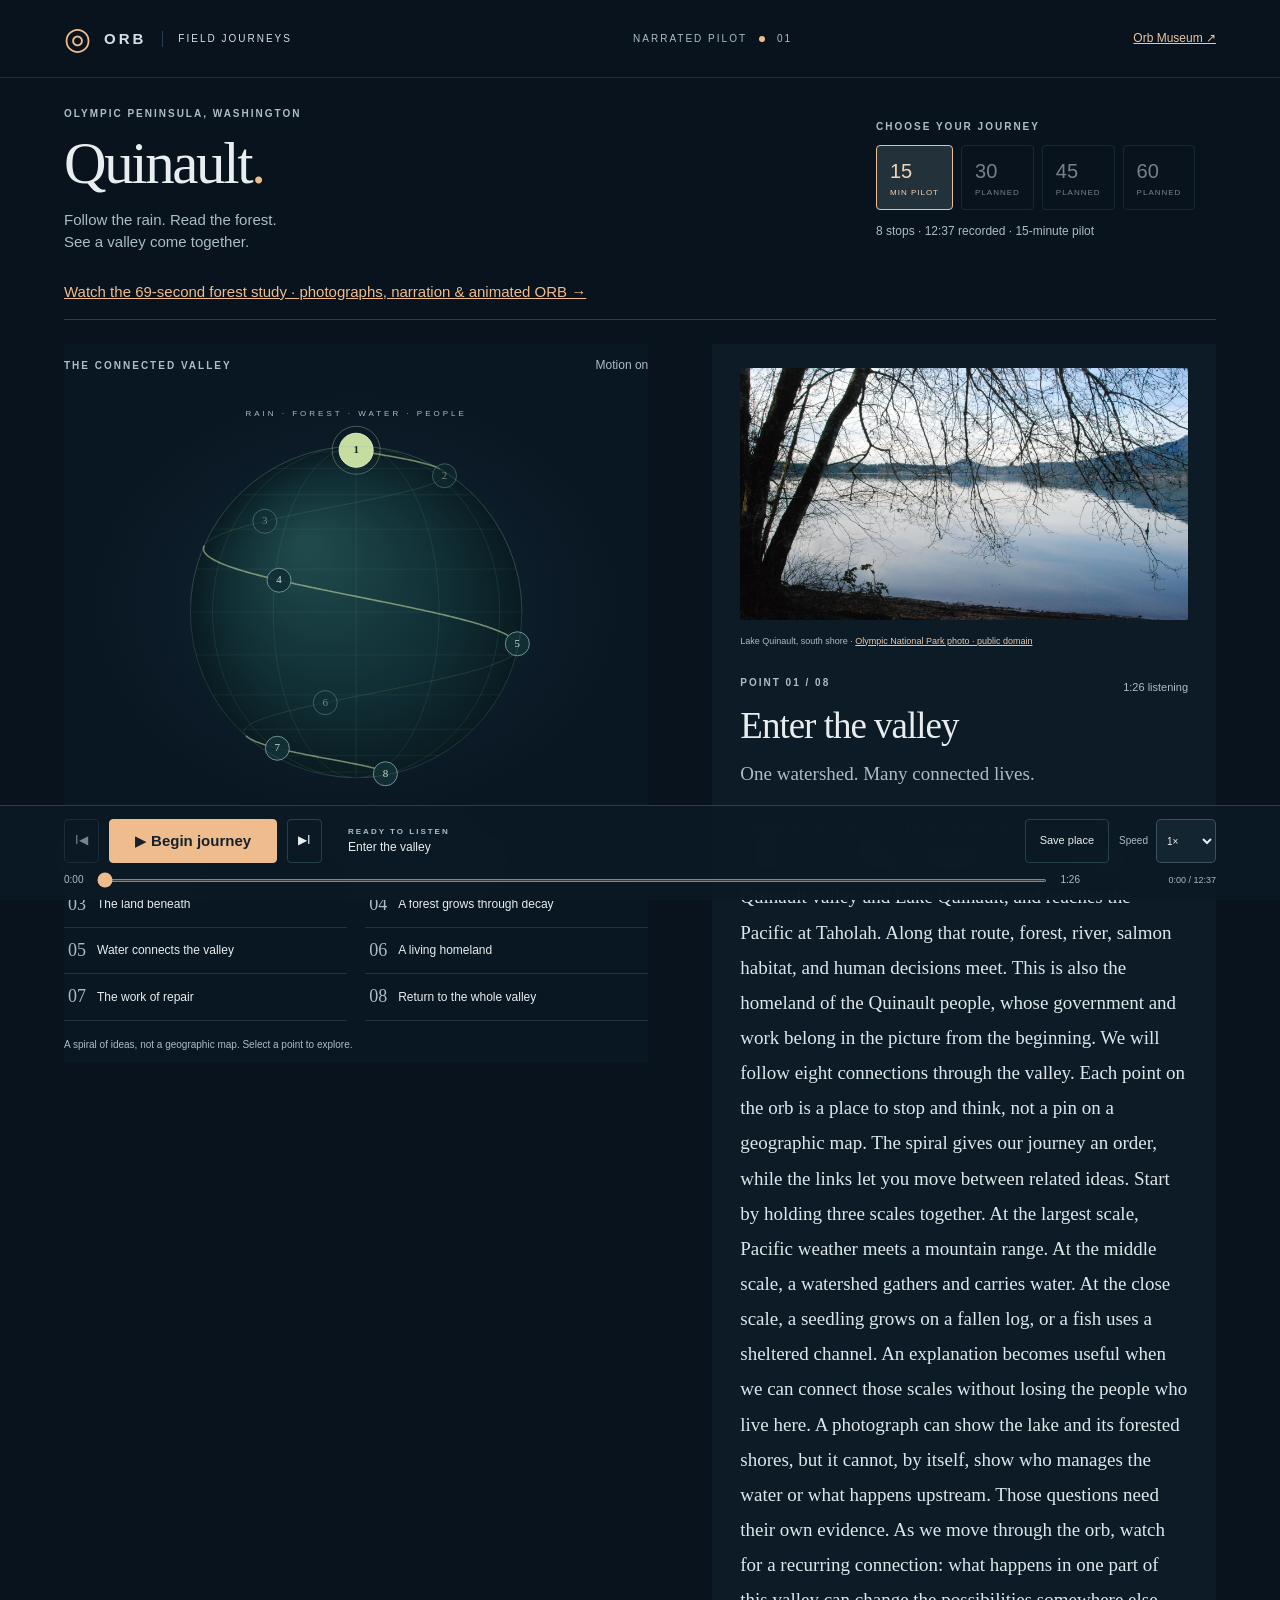
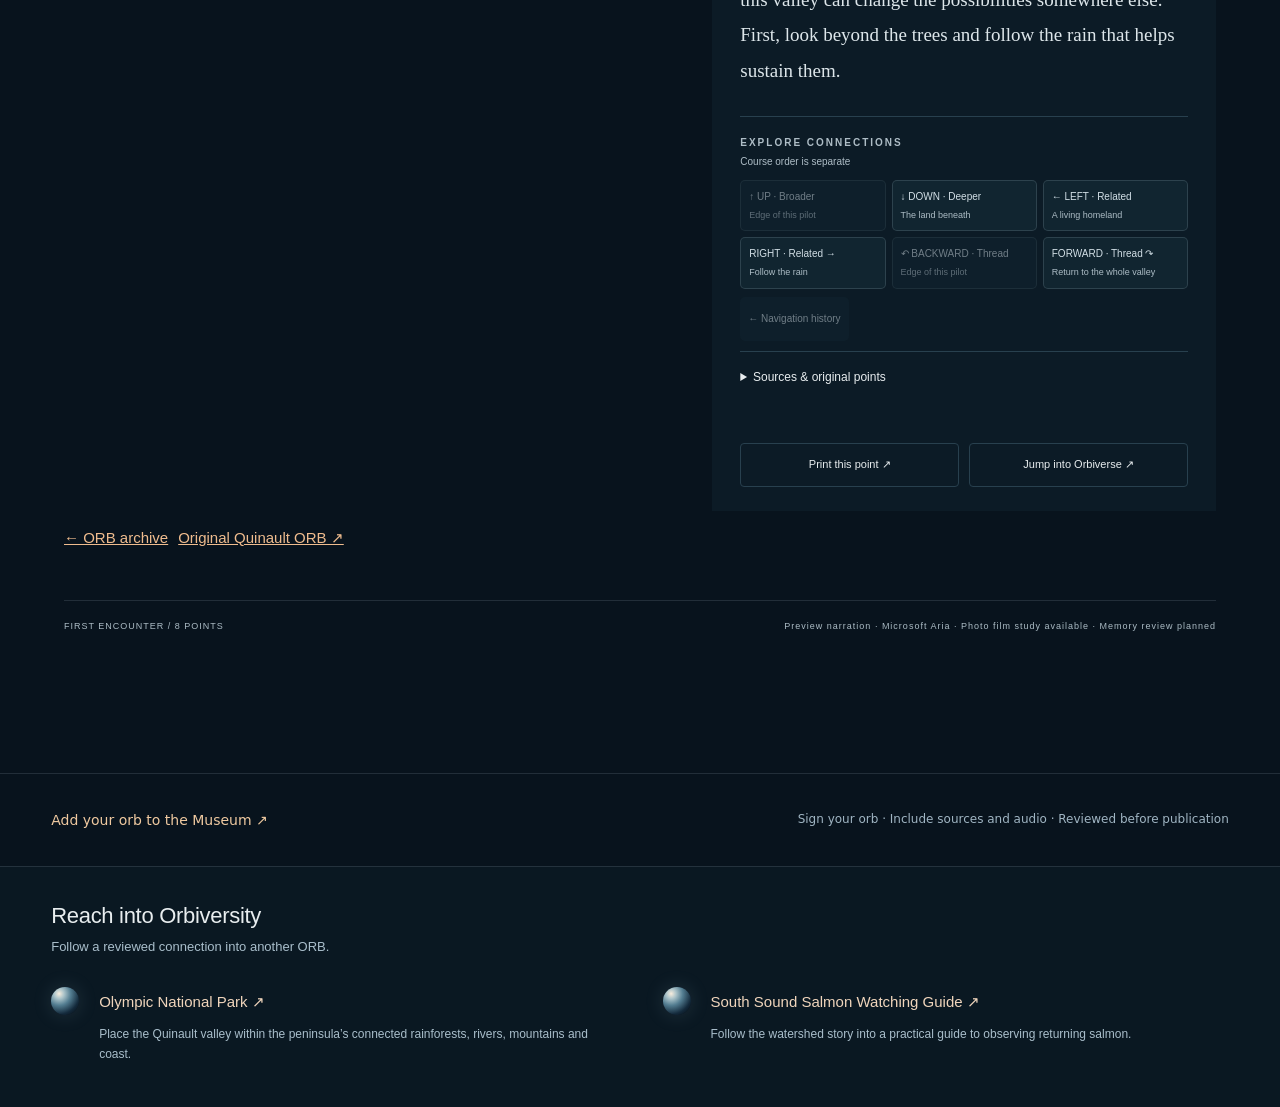
<file: index.html>
<!doctype html>
<html lang="en">
<head><meta charset="utf-8"><meta name="viewport" content="width=device-width,initial-scale=1"><meta name="color-scheme" content="dark"><title>Quinault · ORB first encounter</title><link rel="stylesheet" href="style.css"><!-- ORB-READER-STANDARD:STYLE:START -->
<style id="orb-reader-standard">
/* ORB reader standard 1.0.0. Presentation only; authored content keeps its identity. */
@media screen {
html:has(body[data-orb-reader]){color-scheme:dark;background:#08131d;scroll-padding-top:24px}
body[data-orb-reader]{background:#08131d;color:#e8edef;font-family:Inter,"Segoe UI",Arial,sans-serif;font-synthesis:none;--reader-ink:#e8edef;--reader-muted:#acbcc5;--reader-line:#b5c9d326;--reader-accent:#efbc8e}
body[data-orb-reader] :is(button,input,textarea,select){font-family:inherit}
body[data-orb-reader] :is(button,summary,select){min-height:44px;touch-action:manipulation}
body[data-orb-reader] :is(a,button,summary,input,textarea,select):focus-visible{outline:2px solid #efbc8e;outline-offset:4px}
body[data-orb-reader] :is(button,a,summary){transition:color .18s,background-color .18s,border-color .18s}
body[data-orb-reader] :is(input:not([type=range]):not([type=checkbox]):not([type=radio]),textarea,select){background:#122531;color:#e8edef;border-color:#b5c9d344;border-radius:5px}
body[data-orb-reader] :is(dialog,.modal){background:#10222e;color:#e8edef;border-color:#b5c9d340;border-radius:8px}
body[data-orb-reader] dialog::backdrop{background:#020812bd;backdrop-filter:blur(6px)}
body[data-orb-reader] :is(header,.site-header,.topbar){background:#08131d;color:#e8edef;border-color:#b5c9d326}
body[data-orb-reader] :is(header,.site-header,.topbar) a{color:#d4e0e6}
body[data-orb-reader] :is(header,.site-header,.topbar) a:hover{color:#efbc8e}
body[data-orb-reader] :is(.reader,.reader-panel,.content-column,article.reading){background:#0c1b26;color:#e8edef}
body[data-orb-reader] :is(.reader,.reader-panel,.content-column,article.reading) :is(p,li){overflow-wrap:break-word}
body[data-orb-reader] :is(.reader,.reader-panel,.content-column,article.reading) a{color:#e8c8a9}
body[data-orb-reader] :is(.map-panel,.map-pane,.navigator,.orb-column,.sphere-panel){background:#091722;color:#e8edef;border-color:#b5c9d326}
body[data-orb-reader] :is(.eyebrow,.kicker,.meta,.map-caption,.map-note,.note-status,.anchor){color:#aebdc6}
body[data-orb-reader] :is(footer,.utility-bar,.below,.page-footer){color:#acbcc5;border-color:#b5c9d326}
body[data-orb-reader] :is(.transport,.listen,.music-player,.film-player){background:#10222e;color:#e8edef;border-color:#b5c9d32c}
body[data-orb-reader] :is(.compass,.directions,.thread-compass) button{color:#d2dfe6;background:#112530;border-color:#b5c9d32c;border-radius:5px}
body[data-orb-reader] :is(.compass,.directions,.thread-compass) button:hover:not(:disabled){background:#1b3340;border-color:#efbc8e77;color:#fff}
body[data-orb-reader] :is(.primary,.solid,.chosen){background:#ebbe97;color:#14212b;border-color:#ebbe97}
body[data-orb-reader] button:disabled{opacity:.5}
body[data-orb-reader] .reader-disclosure{border:0;border-top:1px solid #b5c9d326;padding:0;margin:18px 0 0;color:#e8edef}
body[data-orb-reader] .reader-disclosure>summary{display:flex;align-items:center;gap:12px;cursor:pointer;font-size:13px;letter-spacing:0;font-weight:400;list-style:none;margin:0;padding:12px 0;color:#d0dee6}
body[data-orb-reader] .reader-disclosure>summary::after{content:'+';margin-left:auto;color:#efbc8e;font-size:18px}
body[data-orb-reader] .reader-disclosure[open]>summary::after{content:'−'}
body[data-orb-reader] .reader-disclosure>summary::-webkit-details-marker{display:none}
.reader-reaches{max-width:1600px;margin:0 auto;padding:35px clamp(22px,4vw,64px) 42px;border-top:1px solid #b5c9d326;color:#e8edef;font:14px/1.7 Inter,"Segoe UI",Arial,sans-serif;background:#0a1822}
.reader-reaches h2{font:400 22px/1.3 Inter,"Segoe UI",Arial,sans-serif;letter-spacing:-.3px;margin:0 0 5px}
.reader-reaches>p{color:#a9becb;font-size:13px;margin:0 0 22px}
.reader-reach-list{display:grid;grid-template-columns:repeat(2,minmax(0,1fr));gap:24px 45px;list-style:none;padding:0;margin:0}
.reader-reach-list li{display:grid;grid-template-columns:34px 1fr;column-gap:14px;align-content:start}
.reader-reach-list li::before{content:'';grid-column:1;grid-row:1/4;width:28px;height:28px;margin-top:7px;border-radius:50%;background:radial-gradient(circle at 29% 24%,#f8eddd,#acc4ca 17%,#537d91 40%,#142a3c 70%,#08131d 88%);box-shadow:0 0 20px #aac7df26}
.reader-reach-list a{grid-column:2;color:#f0d5bc;text-decoration:none;min-height:44px;display:flex;align-items:center;font-size:15px}
.reader-reach-list a:hover{text-decoration:underline;text-underline-offset:5px}
.reader-reach-list span{grid-column:2;font-size:12px;color:#a9becb;max-width:550px}
.reader-library-return{display:inline-flex;align-items:center;min-height:44px;color:#eac5a3!important;font-size:12px;margin-top:20px}
.reader-return-bar{display:flex;justify-content:flex-end;align-items:center;min-height:60px;padding:6px 4vw;background:#08131d;border-bottom:1px solid #b5c9d326}
body[data-orb-reader="semantic"] h1{font-size:clamp(28px,3.2vw,42px);font-weight:400;margin:26px 4vw}
body[data-orb-reader="semantic"] .portable-layout{grid-template-columns:minmax(0,1.1fr) minmax(0,1fr);margin:0 4vw 40px;gap:40px}
body[data-orb-reader="semantic"] #orb-canvas{height:440px}
body[data-orb-reader="semantic"] .reading p{color:#c6d4dd;font-size:16px;line-height:1.85;max-width:65ch}
body[data-orb-reader="semantic"] button{background:#112530;color:#d9e5ec;border-color:#b5c9d333}
body[data-orb-reader="semantic"] button[aria-current=true]{border-color:#efbc8e;color:#efbc8e}
/* The field guide is the reference composition. */
body[data-orb-reader="the-orb-skill"]{--paper:#08131d;--background:#08131d;--white:#112530;--ink:#e8edef;--muted:#acbcc5;--line:#b5c9d326;--accent:#efbc8e;--green:#efbc8e;--soft:#112530;--serif:Inter,"Segoe UI",Arial,sans-serif;--sans:Inter,"Segoe UI",Arial,sans-serif}
body[data-orb-reader="the-orb-skill"] .header-inner{max-width:1600px;padding:0 4vw;min-height:64px}
body[data-orb-reader="the-orb-skill"] .brand{font-size:23px;font-weight:450}
body[data-orb-reader="the-orb-skill"] .brand::before{width:25px;height:25px;background:radial-gradient(circle at 29% 24%,#f8eddd,#acc4ca 17%,#537d91 40%,#142a3c 70%,#08131d 88%)}
body[data-orb-reader="the-orb-skill"] .nav{font-size:12px;gap:24px}
body[data-orb-reader="the-orb-skill"] .attribution{font-size:10px;color:#91a7b4}
body[data-orb-reader="the-orb-skill"] .field-tools{max-width:1600px;padding:7px 4vw 0}
body[data-orb-reader="the-orb-skill"] .field-tools .topnav{font-size:11px;gap:22px}
body[data-orb-reader="the-orb-skill"] .field-tools button{color:#acbcc5}
body[data-orb-reader="the-orb-skill"] .field-banner{max-width:1600px;padding:8px 4vw 25px}
body[data-orb-reader="the-orb-skill"] .workspace-heading{min-height:0;background:none;border:0;border-radius:0;padding:0;gap:8px;overflow:visible}
body[data-orb-reader="the-orb-skill"] .workspace-heading::before,body[data-orb-reader="the-orb-skill"] .workspace-heading::after{display:none}
body[data-orb-reader="the-orb-skill"] .workspace-heading h1{font-size:30px;font-weight:400;letter-spacing:-.8px;max-width:100%}
body[data-orb-reader="the-orb-skill"] .workspace-heading p{font-size:13px;color:#9eb3c0;max-width:none}
body[data-orb-reader="the-orb-skill"] .workspace{max-width:1600px;padding:0;grid-template-columns:minmax(0,1.15fr) minmax(0,1fr);min-height:0;border-top:1px solid #b5c9d326}
body[data-orb-reader="the-orb-skill"] .map-panel{padding:25px clamp(24px,3vw,48px) 30px;background:radial-gradient(ellipse at 50% 43%,#1630427a,transparent 62%),#091722}
body[data-orb-reader="the-orb-skill"] .sticky-map{position:sticky;top:20px}
body[data-orb-reader="the-orb-skill"] .map-toolbar{font-size:12px}
body[data-orb-reader="the-orb-skill"] .view-switch{gap:22px}
body[data-orb-reader="the-orb-skill"] .orb-stage{height:clamp(330px,36vw,505px);max-width:720px}
body[data-orb-reader="the-orb-skill"] #globe>circle{fill:transparent;stroke:#a8c9dd50;stroke-width:.7}
body[data-orb-reader="the-orb-skill"] #grid path{stroke:#95bed7;opacity:.27}
body[data-orb-reader="the-orb-skill"] #connections path{stroke:#efbc8e;stroke-width:1;opacity:.6}
body[data-orb-reader="the-orb-skill"] .map-point circle{fill:url(#reader-point-surface);stroke:#accbd481;filter:drop-shadow(0 0 5px #a8cce947)}
body[data-orb-reader="the-orb-skill"] .map-point text{fill:#e8f0f5!important;font-size:8px}
body[data-orb-reader="the-orb-skill"] .map-point[aria-pressed=true] circle{fill:#bb916a;stroke:#ffdab3;filter:drop-shadow(0 0 9px #efbc8e77)}
body[data-orb-reader="the-orb-skill"] .orb-label{fill:#87a4b7;letter-spacing:2px;font-size:8px}
body[data-orb-reader="the-orb-skill"] .reader-point-preview{min-height:42px;font-size:13px;text-align:center;color:#d2e0e9;margin:0 0 8px;display:flex;align-items:center;justify-content:center;max-width:480px;margin-inline:auto}
body[data-orb-reader="the-orb-skill"] .map-caption{font-size:10px;color:#8da8b9}
body[data-orb-reader="the-orb-skill"] .rotate{color:#b7c9d5;font-size:11px;bottom:28px}
body[data-orb-reader="the-orb-skill"] .map-list{height:450px}
body[data-orb-reader="the-orb-skill"] .map-list button{padding:13px 3px;font-size:13px}
body[data-orb-reader="the-orb-skill"] .reader{padding:30px clamp(25px,3.5vw,56px) 45px;border-left:1px solid #b5c9d321}
body[data-orb-reader="the-orb-skill"] .reader-top{font-size:10px;letter-spacing:.07em}
body[data-orb-reader="the-orb-skill"] .reader h2{font-size:clamp(27px,2.6vw,39px);line-height:1.18;letter-spacing:-.8px;font-weight:400;margin:0 0 25px}
body[data-orb-reader="the-orb-skill"] .reading p,body[data-orb-reader="the-orb-skill"] .reading p:first-child{font-size:15px;line-height:1.85;color:#c6d4dd;margin-bottom:20px;max-width:65ch}
body[data-orb-reader="the-orb-skill"] .anchor{margin:7px 0 24px;color:#8ca5b5}
body[data-orb-reader="the-orb-skill"] .direction{background:#112530;padding:11px 12px;border-radius:5px}
body[data-orb-reader="the-orb-skill"] .direction strong{font-size:10px;letter-spacing:.06em}
body[data-orb-reader="the-orb-skill"] .direction span{font-size:12px;color:#b4c8d5}
body[data-orb-reader="the-orb-skill"] .history-controls{border-top:1px solid #b5c9d326;margin-top:18px;padding:5px 0 0;flex-wrap:wrap}
body[data-orb-reader="the-orb-skill"] .history-controls button{font-size:12px;color:#b5c9d5}
body[data-orb-reader="the-orb-skill"] .practice{border:0;padding-top:10px;margin:0}
body[data-orb-reader="the-orb-skill"] .exercise{font-size:18px;line-height:1.65;color:#d4e0e6}
body[data-orb-reader="the-orb-skill"] .practice textarea{background:#10222e;border-radius:5px;border-color:#b5c9d338;font-size:14px}
body[data-orb-reader="the-orb-skill"] .outline{border-color:#b5c9d344;color:#d3e0e8;border-radius:5px;font-weight:400}
body[data-orb-reader="the-orb-skill"] .loop{color:#8ca5b5;margin:28px 0 24px;font-size:9px;letter-spacing:.05em}
body[data-orb-reader="the-orb-skill"] details>summary{font-size:12px;font-weight:400;padding:12px 0;color:#d4dfe7}
body[data-orb-reader="the-orb-skill"] details p,body[data-orb-reader="the-orb-skill"] details li{font-size:13px;line-height:1.75}
body[data-orb-reader="the-orb-skill"] .trail{max-width:1600px;padding:22px 4vw;background:#08131d}
body[data-orb-reader="the-orb-skill"] .trail-items button{font-size:11px}
body[data-orb-reader="the-orb-skill"] .utility-bar{max-width:1600px;padding:24px 4vw;font-size:11px}
body[data-orb-reader="the-orb-skill"] .toast{background:#e5c3a3;color:#10212d}
body[data-orb-reader="the-orb-skill"] .print-only{display:none}
@media(max-width:760px){
.reader-reach-list{grid-template-columns:1fr;gap:22px}.reader-reaches{padding:28px 22px}
body[data-orb-reader="semantic"] .portable-layout{display:block;margin:0 22px 32px}
body[data-orb-reader="semantic"] #orb-canvas{height:300px}
body[data-orb-reader="semantic"] .reading{margin-top:30px}
body[data-orb-reader="the-orb-skill"] .header-inner{padding:10px 22px;gap:10px;min-height:60px;flex-wrap:wrap}
body[data-orb-reader="the-orb-skill"] .nav{margin-left:auto;flex-basis:auto;gap:18px;min-height:44px}
body[data-orb-reader="the-orb-skill"] .nav a{font-size:12px}
body[data-orb-reader="the-orb-skill"] .nav a:not(:first-child){display:none}
body[data-orb-reader="the-orb-skill"] .field-tools{padding:0 22px;justify-content:flex-start}
body[data-orb-reader="the-orb-skill"] .field-tools .topnav{flex-wrap:wrap;gap:0 20px;font-size:11px}
body[data-orb-reader="the-orb-skill"] .field-tools .topnav>a{display:none}
body[data-orb-reader="the-orb-skill"] .field-banner{padding:13px 22px 22px}
body[data-orb-reader="the-orb-skill"] .workspace-heading h1{font-size:28px}
body[data-orb-reader="the-orb-skill"] .workspace-heading p{max-width:none;font-size:12px}
body[data-orb-reader="the-orb-skill"] .workspace{display:block;padding:0}
body[data-orb-reader="the-orb-skill"] .map-panel{padding:15px 22px 18px;border-right:0}
body[data-orb-reader="the-orb-skill"] .sticky-map{position:static}
body[data-orb-reader="the-orb-skill"] .orb-stage{height:290px;margin:0 -8px}
body[data-orb-reader="the-orb-skill"] .reader-point-preview{font-size:12px;min-height:40px}
body[data-orb-reader="the-orb-skill"] .history-controls{margin-top:6px;gap:14px}
body[data-orb-reader="the-orb-skill"] .reader-disclosure{margin-top:8px}
body[data-orb-reader="the-orb-skill"] .reader{padding:29px 24px 34px;border-left:0;border-top:1px solid #b5c9d326}
body[data-orb-reader="the-orb-skill"] .reader h2{font-size:30px;line-height:1.2}
body[data-orb-reader="the-orb-skill"] .reading p{font-size:15px;line-height:1.85}
body[data-orb-reader="the-orb-skill"] .trail{display:block;padding:18px 24px}
body[data-orb-reader="the-orb-skill"] .utility-bar{display:block;padding:20px 24px;line-height:1.8}
body[data-orb-reader="the-orb-skill"] .utility-bar a{display:inline-flex;align-items:center;min-height:44px}
}
@media(prefers-reduced-motion:reduce){body[data-orb-reader] *,body[data-orb-reader] *::before,body[data-orb-reader] *::after{animation:none!important;transition:none!important;scroll-behavior:auto!important}}
}
.reader-museum-actions,.reader-contributor{max-width:1440px;margin:0 auto;padding:24px clamp(22px,4vw,64px);border-top:1px solid #b5c9d326;color:#b5c9d5;font:14px/1.6 system-ui,sans-serif}
.reader-museum-actions{display:flex;align-items:center;justify-content:space-between;flex-wrap:wrap;gap:8px 24px;background:#08131d}
.reader-museum-actions .reader-museum-add{display:inline-flex;align-items:center;min-height:44px;color:#efc9a0;text-decoration:none;font-weight:500}
.reader-museum-actions .reader-museum-add:hover{text-decoration:underline}
.reader-museum-actions .reader-museum-add:focus-visible{outline:2px solid #efc9a0;outline-offset:5px;border-radius:3px}
.reader-museum-actions span{font-size:12px;color:#a0b5c3}
.reader-contributor strong{font-weight:500;color:#e6d7c5;overflow-wrap:anywhere}
@media print{.reader-reaches,.reader-point-preview,.reader-library-return,.reader-return-bar,.reader-disclosure,.reader-museum-actions{display:none!important}}

/* ORB reader family adapters, 2026-09-15.
 * Kept separate from the shared shell: historical readers use opposite meanings
 * for --ink and --paper. Nothing here changes authored content, media, routes,
 * audio timing, visibility of features, or print output.
 */
@media screen {
  /* Quinault: keep its continuous player and serif spoken readings. */
  body[data-orb-reader="Quinault-orb"][data-orb-page="index"] {
    --bg:#08131d; --panel:#0d1c27; --paper:#e8edef;
    --muted:#acbcc5; --accent:#efbc8e; --line:#28404e;
  }
  body[data-orb-reader="Quinault-orb"][data-orb-page="index"] main {max-width:1680px;padding-top:28px}
  body[data-orb-reader="Quinault-orb"][data-orb-page="index"] .intro {gap:32px;margin-bottom:26px}
  body[data-orb-reader="Quinault-orb"][data-orb-page="index"] h1 {font-size:clamp(44px,4.6vw,68px);letter-spacing:-.04em;margin-block:6px 12px}
  body[data-orb-reader="Quinault-orb"][data-orb-page="index"] .dek {font-size:15px;color:#acbcc5;max-width:42ch}
  body[data-orb-reader="Quinault-orb"][data-orb-page="index"] .durations button {font-size:20px;min-height:48px}
  body[data-orb-reader="Quinault-orb"][data-orb-page="index"] .durations .chosen {background:#23323a;color:#f2d4b9}
  body[data-orb-reader="Quinault-orb"][data-orb-page="index"] .dek br {display:block}
  body[data-orb-reader="Quinault-orb"][data-orb-page="index"] .orb-stage {height:clamp(370px,35vw,560px);background:radial-gradient(ellipse at 50% 48%,#315b7138,transparent 65%)}
  body[data-orb-reader="Quinault-orb"][data-orb-page="index"] .point-list button {font-size:12px;border-bottom-color:#203541}
  body[data-orb-reader="Quinault-orb"][data-orb-page="index"] :is(.point-list .num,.orb-whisper,.map-note,figcaption) {color:#acbcc5}
  body[data-orb-reader="Quinault-orb"][data-orb-page="index"] .content-column {padding:24px 28px;max-width:700px}
  body[data-orb-reader="Quinault-orb"][data-orb-page="index"] :is(#scene,#diagram) {height:auto;aspect-ratio:16/9;background:#0d1c27}
  body[data-orb-reader="Quinault-orb"][data-orb-page="index"] #reading {font-size:19px;line-height:1.85;color:#dde6ea;max-width:64ch}
  body[data-orb-reader="Quinault-orb"][data-orb-page="index"] .transport {background:#0b1924f5;border-color:#28404e;padding-bottom:max(12px,env(safe-area-inset-bottom))}
  body[data-orb-reader="Quinault-orb"][data-orb-page="index"] .play {background:#efbc8e;color:#15212b;border-color:#efbc8e}
  body[data-orb-reader="Quinault-orb"][data-orb-page="index"] .play:hover {background:#f5cfaa;color:#15212b}

  /* Olympic: the compiled atlas, source shell, and two authored audio editions. */
  body[data-orb-reader="olympic-national-park"] {--muted:#acbcc5;--line:#28404e;--accent:#efbc8e;--dark:#0d1c27}
  body[data-orb-reader="olympic-national-park"]:is([data-orb-page="index"],[data-orb-page="shell"],[data-orb-page="courses"]) {--ink:#e8edef;--paper:#08131d}
  body[data-orb-reader="olympic-national-park"] :is(.topbar,.map-shell,.sphere-panel) {background:#0d1c27;color:#e8edef}
  body[data-orb-reader="olympic-national-park"] :is(.topbar,header,.site-footer,footer) {border-color:#28404e}
  body[data-orb-reader="olympic-national-park"] .hero {min-height:230px}
  body[data-orb-reader="olympic-national-park"] .hero-inner {padding-block:28px}
  body[data-orb-reader="olympic-national-park"] .hero h1 {font-size:clamp(38px,4.2vw,62px);max-width:800px;margin-block:8px 12px;line-height:1.05}
  body[data-orb-reader="olympic-national-park"] .hero p {font-size:14px;max-width:62ch}
  body[data-orb-reader="olympic-national-park"] .hero-aside a {background:#efbc8e;color:#15212b}
  body[data-orb-reader="olympic-national-park"] .intro-strip {padding-block:14px;color:#acbcc5}
  body[data-orb-reader="olympic-national-park"] .intro-strip strong {color:#e8edef}
  body[data-orb-reader="olympic-national-park"] .workspace {max-width:1680px;padding-top:28px;gap:clamp(28px,4vw,64px)}
  body[data-orb-reader="olympic-national-park"] .map-shell {padding:20px 22px;background:radial-gradient(ellipse at 50% 40%,#1a394c55,transparent 70%),#0b1924}
  body[data-orb-reader="olympic-national-park"] .orb-wrap {margin-inline:-10px;max-height:none}
  body[data-orb-reader="olympic-national-park"] .reader {max-width:700px;padding-top:8px}
  body[data-orb-reader="olympic-national-park"] .reader h2 {font-size:clamp(30px,3vw,43px);line-height:1.15}
  body[data-orb-reader="olympic-national-park"] :is(.reading,.research-method p) {color:#dde6ea;font-size:19px;line-height:1.85;max-width:64ch}
  body[data-orb-reader="olympic-national-park"] :is(.floor-question,.journey-box) {background:#0d1c27;border-color:#efbc8e}
  body[data-orb-reader="olympic-national-park"] .journey-controls .primary {background:#efbc8e;color:#15212b;border-color:#efbc8e}
  body[data-orb-reader="olympic-national-park"] :is(.photo-frame,.photo-frame.contain img,.image-stage) {background:#0a1721}
  body[data-orb-reader="olympic-national-park"] .media-picker button[aria-pressed=true] {background:#efbc8e;color:#15212b}
  body[data-orb-reader="olympic-national-park"] :is(.direction-grid button:hover:not(:disabled),.contents-list button:hover,.contents-list button[aria-current=true]) {background:#1b303e}
  body[data-orb-reader="olympic-national-park"] :is(.map-current small,.map-note,.map-actions span,.parent-context,.sphere-caption span,.sphere-caption p,.keyboard-guide) {color:#acbcc5}
  body[data-orb-reader="olympic-national-park"] :is(dialog,.search-row input,.search-row select,textarea) {background:#0d1c27;color:#e8edef;border-color:#28404e}
  body[data-orb-reader="olympic-national-park"] dialog .action {background:#efbc8e;color:#15212b}
  body[data-orb-reader="olympic-national-park"].map-expanded .workspace {max-width:1200px}
  body[data-orb-reader="olympic-national-park"][data-orb-page="courses"] main {max-width:1680px;padding-top:28px}
  body[data-orb-reader="olympic-national-park"][data-orb-page="courses"] .opening {gap:32px;margin-bottom:26px}
  body[data-orb-reader="olympic-national-park"][data-orb-page="courses"] .opening h1 {font-size:clamp(32px,3.5vw,48px)}
  body[data-orb-reader="olympic-national-park"][data-orb-page="courses"] .sphere-panel {background:radial-gradient(ellipse at 50% 38%,#24445955,transparent 65%),#0b1924}
  body[data-orb-reader="olympic-national-park"][data-orb-page="courses"] .sphere-panel canvas {aspect-ratio:1;max-height:600px}
  body[data-orb-reader="olympic-national-park"][data-orb-page="courses"] :is(.mode-control select,.sphere-panel select,.sphere-panel option) {background:#112331;color:#e8edef;border-color:#28404e}
  body[data-orb-reader="olympic-national-park"][data-orb-page="courses"] #course-reading {font-size:19px;line-height:1.85;max-width:64ch}
  body[data-orb-reader="olympic-national-park"][data-orb-page="courses"] #course-reading p:not(.speaking) {color:#c6d2d9}
  body[data-orb-reader="olympic-national-park"][data-orb-page="courses"] #course-reading p.speaking {color:#f3d6b9;border-color:#efbc8e}
  body[data-orb-reader="olympic-national-park"][data-orb-page="courses"] .transport {background:#0b1924f5;border-color:#28404e;padding-bottom:max(10px,env(safe-area-inset-bottom))}
  body[data-orb-reader="olympic-national-park"][data-orb-page="courses"] .transport-actions button {background:#142635;color:#e8edef}
  body[data-orb-reader="olympic-national-park"][data-orb-page="courses"] .transport-actions .primary {background:#efbc8e;color:#15212b;border-color:#efbc8e}
  body[data-orb-reader="olympic-national-park"][data-orb-page="courses"] input {accent-color:#efbc8e}
  body[data-orb-reader="olympic-national-park"][data-orb-page="rest"] :is(header p,.quiet,#status,footer) {color:#acbcc5}
  body[data-orb-reader="olympic-national-park"][data-orb-page="rest"] :is(button,select) {background:#112331;color:#e8edef;border-color:#28404e}
  body[data-orb-reader="olympic-national-park"][data-orb-page="rest"] #play {background:#efbc8e;color:#15212b}
  body[data-orb-reader="olympic-national-park"][data-orb-page="rest"] #reading {max-width:68ch}
  body[data-orb-reader="olympic-national-park"][data-orb-page="rest"] #reading .speaking {color:#f3d6b9;border-color:#efbc8e}
  body[data-orb-reader="olympic-national-park"][data-orb-page="olympic-guided-dream"] .manuscript {font-family:Georgia,'Times New Roman',serif;color:#dde6ea}
  body[data-orb-reader="olympic-national-park"][data-orb-page="olympic-guided-dream"] :is(.deck,.credit,.note,h2,h2 span,.evidence) {color:#acbcc5}
  body[data-orb-reader="olympic-national-park"][data-orb-page="olympic-guided-dream"] .tools button {background:#142635;color:#e8edef;border-color:#28404e}

  /* The linked original Quinault edition keeps its historical navigation. */
  body[data-orb-reader="Quinault-orb"][data-orb-page="original"] {display:block;--cream:#e8edef;--amber:#efbc8e}
  body[data-orb-reader="Quinault-orb"][data-orb-page="original"] .wrap {margin-inline:auto}
  body[data-orb-reader="Quinault-orb"][data-orb-page="original"] .panel {background:#0d1c27;border-color:#28404e;border-radius:5px;padding:24px}
  body[data-orb-reader="Quinault-orb"][data-orb-page="original"] .read {color:#dde6ea;font-size:17px;line-height:1.85}
  body[data-orb-reader="Quinault-orb"][data-orb-page="original"] :is(.snap,.route,.lbl,.note,.foot) {color:#acbcc5}

  /* Salmon: the seasonal table is part of the guide and keeps its scroll area. */
  body[data-orb-reader="south-sound-salmon-watching-guide"][data-orb-page="index"] {--bg:#08131d;--panel:#0d1c27;--ink:#e8edef;--dim:#acbcc5;--gold:#efbc8e;--line:#28404e}
  body[data-orb-reader="south-sound-salmon-watching-guide"][data-orb-page="index"] .intro {padding-block:26px 18px}
  body[data-orb-reader="south-sound-salmon-watching-guide"][data-orb-page="index"] h1 {font-size:clamp(34px,3.8vw,56px)}
  body[data-orb-reader="south-sound-salmon-watching-guide"][data-orb-page="index"] .dek {position:static;font-size:16px;margin:10px 0 0}
  body[data-orb-reader="south-sound-salmon-watching-guide"][data-orb-page="index"] .workspace {max-width:1680px;margin:auto;gap:clamp(28px,4vw,64px)}
  body[data-orb-reader="south-sound-salmon-watching-guide"][data-orb-page="index"] .orb {max-width:650px;background:radial-gradient(ellipse,#24445930,transparent 66%)}
  body[data-orb-reader="south-sound-salmon-watching-guide"][data-orb-page="index"] .point-label {font-size:12px;text-shadow:0 1px 7px #08131d,0 0 4px #08131d}
  body[data-orb-reader="south-sound-salmon-watching-guide"][data-orb-page="index"] .point-label.active {background:#132635e8;color:#efbc8e}
  body[data-orb-reader="south-sound-salmon-watching-guide"][data-orb-page="index"] #reading {min-width:0;max-width:700px;padding-top:8px}
  body[data-orb-reader="south-sound-salmon-watching-guide"][data-orb-page="index"] #prose {max-width:64ch}
  body[data-orb-reader="south-sound-salmon-watching-guide"][data-orb-page="index"] #prose p {font-size:17px;line-height:1.85;color:#dde6ea}
  body[data-orb-reader="south-sound-salmon-watching-guide"][data-orb-page="index"] #prose p.spoken {color:#f3d6b9}
  body[data-orb-reader="south-sound-salmon-watching-guide"][data-orb-page="index"] #point-image[data-type="photo"] {background:#0a1721}
  body[data-orb-reader="south-sound-salmon-watching-guide"][data-orb-page="index"] .planner {background:#0d1c27;color:#e8edef;border-block:1px solid #28404e;padding-block:40px}
  body[data-orb-reader="south-sound-salmon-watching-guide"][data-orb-page="index"] :is(.planner .muted,th,td small) {color:#acbcc5}
  body[data-orb-reader="south-sound-salmon-watching-guide"][data-orb-page="index"] :is(.planner .eyebrow,td button) {color:#efbc8e}
  body[data-orb-reader="south-sound-salmon-watching-guide"][data-orb-page="index"] :is(th,td,.filters button) {border-color:#28404e}
  body[data-orb-reader="south-sound-salmon-watching-guide"][data-orb-page="index"] .filters button[aria-pressed=true] {background:#efbc8e;color:#15212b}
  body[data-orb-reader="south-sound-salmon-watching-guide"][data-orb-page="index"] .filters button:hover {color:#f3d6b9}
  body[data-orb-reader="south-sound-salmon-watching-guide"][data-orb-page="index"] .transport {background:#0b1924f5;padding-bottom:max(12px,env(safe-area-inset-bottom))}

  /* Día: retain the gold/pink meanings and both independent language controls. */
  body[data-orb-reader="dia-de-muertos"][data-orb-page="index"] {--night:#08131d;--deep:#0d1c27;--ink:#e8edef;--muted:#acbcc5;--line:#28404e;--gold:#efbc8e;--pink:#e2a6bc}
  body[data-orb-reader="dia-de-muertos"][data-orb-page="index"] .site-header {background:#0b1924;border-color:#28404e}
  body[data-orb-reader="dia-de-muertos"][data-orb-page="index"] .explore {max-width:1680px}
  body[data-orb-reader="dia-de-muertos"][data-orb-page="index"] .map-panel {background:radial-gradient(ellipse at 50% 30%,#24445950,transparent 70%);padding:26px clamp(22px,3vw,48px);scrollbar-color:#3b5363 transparent}
  body[data-orb-reader="dia-de-muertos"][data-orb-page="index"][data-mode="feel"] .map-panel {background:radial-gradient(ellipse at 50% 30%,#49334c50,transparent 70%)}
  body[data-orb-reader="dia-de-muertos"][data-orb-page="index"] .map-heading h1 {font-size:32px}
  body[data-orb-reader="dia-de-muertos"][data-orb-page="index"] .orb-wrap {height:clamp(380px,35vw,560px)}
  body[data-orb-reader="dia-de-muertos"][data-orb-page="index"] :is(.quiet,.compass-heading small,.directions span,.thread-note,.branches summary,.map-foot a,.map-foot button) {color:#acbcc5}
  body[data-orb-reader="dia-de-muertos"][data-orb-page="index"] .directions {gap:0 16px}
  body[data-orb-reader="dia-de-muertos"][data-orb-page="index"] .directions button {border:0;border-bottom:1px solid #28404e;border-radius:0;padding:12px 0;background:transparent}
  body[data-orb-reader="dia-de-muertos"][data-orb-page="index"] .reading {background:#0d1c27;color:#e8edef;padding:30px clamp(24px,3.5vw,52px) 44px;border-left:1px solid #213746}
  body[data-orb-reader="dia-de-muertos"][data-orb-page="index"] .reading h2 {font-size:clamp(30px,3vw,42px)}
  body[data-orb-reader="dia-de-muertos"][data-orb-page="index"] #point-body {max-width:64ch;color:#dde6ea}
  body[data-orb-reader="dia-de-muertos"][data-orb-page="index"] #point-body p {font-size:17px;line-height:1.85}
  body[data-orb-reader="dia-de-muertos"][data-orb-page="index"] .script-heading {color:#e2a6bc}
  body[data-orb-reader="dia-de-muertos"][data-orb-page="index"] :is(.floor-note,.listen) {background:#112331;border-color:#28404e;border-radius:4px}
  body[data-orb-reader="dia-de-muertos"][data-orb-page="index"] .mode-controls [aria-pressed=true] {background:#263747;border-color:#b9998d;color:#f1d6bd}
  body[data-orb-reader="dia-de-muertos"][data-orb-page="index"] :is(select,textarea,dialog) {background:#0d1c27;color:#e8edef;border-color:#28404e}
  body[data-orb-reader="dia-de-muertos"][data-orb-page="index"] :is(.point-media,.point-media img) {background:#0a1721}
  body[data-orb-reader="dia-de-muertos"][data-orb-page="index"] .chapter-nav .active {background:#efbc8e14;border-color:#efbc8e66}

  /* Crystal Ball retains three semantic orb colors and the temporal horizon. */
  body[data-orb-reader="crystal-ball-orb"][data-orb-page="index"] {--bg:#08131d;--ink:#e8edef;--muted:#acbcc5;--line:#28404e;--prediction:#efbc8e;--theme:#c6b8e7;--detail:#9bd7dc}
  body[data-orb-reader="crystal-ball-orb"][data-orb-page="index"] .intro {padding-top:24px}
  body[data-orb-reader="crystal-ball-orb"][data-orb-page="index"] .intro h1 {font-size:clamp(32px,3.7vw,52px)}
  body[data-orb-reader="crystal-ball-orb"][data-orb-page="index"] .workspace {max-width:1680px;margin:auto;gap:clamp(28px,4vw,64px);padding-top:8px}
  body[data-orb-reader="crystal-ball-orb"][data-orb-page="index"] .reader {padding:26px 28px;margin-top:22px;background:#0d1c27;border:1px solid #213746;max-width:700px}
  body[data-orb-reader="crystal-ball-orb"][data-orb-page="index"] #point-body {font-size:17px;line-height:1.85;color:#dde6ea;max-width:64ch}
  body[data-orb-reader="crystal-ball-orb"][data-orb-page="index"] .node {background:#08131d72;text-shadow:0 1px 7px #08131d,0 0 5px #08131d;border-radius:12px}
  body[data-orb-reader="crystal-ball-orb"][data-orb-page="index"] .node.active {background:#273745;color:#ffe4c9;box-shadow:0 0 20px #efbc8e1a}
  body[data-orb-reader="crystal-ball-orb"][data-orb-page="index"] .node:hover {background:#142635}
  body[data-orb-reader="crystal-ball-orb"][data-orb-page="index"] .node.compact-node {background:transparent}
  body[data-orb-reader="crystal-ball-orb"][data-orb-page="index"] .glass {border-color:#98afc858;background:radial-gradient(ellipse at 30% 14%,#ffffff18,transparent 20%),radial-gradient(ellipse at 72% 74%,#4e8aa91c,transparent 45%);box-shadow:inset 3px 3px 25px #b1c8d61a,inset -8px -10px 38px #3d719328,0 0 50px #718ca710}

  /* Core Belief's --ink is a background elsewhere, so use explicit reader colors. */
  body[data-orb-reader="core-belief"][data-orb-page="index"] {--accent:#efbc8e;--muted:#acbcc5;--line:#28404e}
  body[data-orb-reader="core-belief"][data-orb-page="index"] .intro {padding-block:25px 22px}
  body[data-orb-reader="core-belief"][data-orb-page="index"] .intro h1 {font-size:clamp(36px,4vw,58px)}
  body[data-orb-reader="core-belief"][data-orb-page="index"] .intro p {color:#acbcc5;max-width:44ch}
  body[data-orb-reader="core-belief"][data-orb-page="index"] .context {min-height:68px;padding-block:13px}
  body[data-orb-reader="core-belief"][data-orb-page="index"] .workspace {max-width:1680px}
  body[data-orb-reader="core-belief"][data-orb-page="index"] .map-pane {padding-right:clamp(25px,4vw,60px)}
  body[data-orb-reader="core-belief"][data-orb-page="index"] .reader {background:#0d1c27;color:#e8edef;border-left:1px solid #213746;min-height:0;padding:32px clamp(24px,3.5vw,52px) 42px}
  body[data-orb-reader="core-belief"][data-orb-page="index"] .reader h2 {font-size:clamp(30px,3vw,43px);line-height:1.18}
  body[data-orb-reader="core-belief"][data-orb-page="index"] .reader p {font-size:16px;line-height:1.85;max-width:64ch;color:#dde6ea}
  body[data-orb-reader="core-belief"][data-orb-page="index"] :is(.reader .eyebrow,.reader h3,.reader button,.rule small) {color:#efbc8e}
  body[data-orb-reader="core-belief"][data-orb-page="index"] .reader button:hover {color:#f6d8bd}
  body[data-orb-reader="core-belief"][data-orb-page="index"] :is(.reading-number,.reader .example-note,.source-list p,.reader .availability) {color:#acbcc5}
  body[data-orb-reader="core-belief"][data-orb-page="index"] :is(.rule,.question,.point-links button,.reader details) {border-color:#28404e}
  body[data-orb-reader="core-belief"][data-orb-page="index"] .alternative {border-color:#efbc8e}
  body[data-orb-reader="core-belief"][data-orb-page="index"] .alternative p {font-family:Georgia,serif;font-size:22px;line-height:1.6;color:#f1d6bd}
  body[data-orb-reader="core-belief"][data-orb-page="index"] :is(dialog,textarea,input,select) {background:#0d1c27;color:#e8edef;border-color:#28404e}

  /* Autumn: the poems retain line breaks and serif type; film/music stay separate. */
  body[data-orb-reader="autumn-in-two-orbits"][data-orb-page="index"] {--paper:#08131d;--ink:#e8edef;--muted:#acbcc5;--copper:#efbc8e;--line:#28404e;--night:#0d1c27;--gold:#efbc8e}
  body[data-orb-reader="autumn-in-two-orbits"][data-orb-page="index"] :is(header,.layers,.page-footer) {background:#0b1924}
  body[data-orb-reader="autumn-in-two-orbits"][data-orb-page="index"] main {max-width:1680px;margin:auto}
  body[data-orb-reader="autumn-in-two-orbits"][data-orb-page="index"] .map-panel {background:radial-gradient(ellipse at 50% 38%,#2c4c6333,transparent 65%),#08131d;color:#e8edef;padding:28px clamp(24px,3vw,48px);min-height:0}
  body[data-orb-reader="autumn-in-two-orbits"][data-orb-page="index"] h1 {font-size:clamp(38px,4vw,58px);letter-spacing:-.035em;line-height:1.05}
  body[data-orb-reader="autumn-in-two-orbits"][data-orb-page="index"] :is(h1 em,.eyebrow,.compass button) {color:#efbc8e}
  body[data-orb-reader="autumn-in-two-orbits"][data-orb-page="index"] :is(.dek,.legend,.compass span,.edge-note,.map-tools button,.map-footer button,.index button,.music-heading>span,.music-piece span,.music-options,.music-player>p:last-of-type) {color:#acbcc5}
  body[data-orb-reader="autumn-in-two-orbits"][data-orb-page="index"] :is(.map-tools,.index,.map-footer,.music-player) {border-color:#28404e}
  body[data-orb-reader="autumn-in-two-orbits"][data-orb-page="index"] #orb {height:clamp(400px,36vw,580px)}
  body[data-orb-reader="autumn-in-two-orbits"][data-orb-page="index"] .point {color:#dce6eb}
  body[data-orb-reader="autumn-in-two-orbits"][data-orb-page="index"] .point .dot {background:#efbc8e;border-color:#0d1c27;box-shadow:0 0 0 1px #efbc8e88}
  body[data-orb-reader="autumn-in-two-orbits"][data-orb-page="index"] .point.selected {color:#ffdfbf}
  body[data-orb-reader="autumn-in-two-orbits"][data-orb-page="index"] .point.selected .dot {background:#ffe4c9;box-shadow:0 0 0 5px #efbc8e26,0 0 18px #efbc8e88}
  body[data-orb-reader="autumn-in-two-orbits"][data-orb-page="index"] .point span.label {background:#08131dcc;padding:3px 6px;border-radius:12px}
  body[data-orb-reader="autumn-in-two-orbits"][data-orb-page="index"] .point.selected img {outline-color:#efbc8e}
  body[data-orb-reader="autumn-in-two-orbits"][data-orb-page="index"] .point img {border-color:#a58b76}
  body[data-orb-reader="autumn-in-two-orbits"][data-orb-page="index"] .music-player {margin-top:18px;max-width:100%;padding-block:12px}
  body[data-orb-reader="autumn-in-two-orbits"][data-orb-page="index"] .music-heading button {background:#efbc8e;color:#15212b}
  body[data-orb-reader="autumn-in-two-orbits"][data-orb-page="index"] .music-options input {accent-color:#efbc8e}
  body[data-orb-reader="autumn-in-two-orbits"][data-orb-page="index"] .reader-panel {background:#0d1c27;border-left:1px solid #213746}
  body[data-orb-reader="autumn-in-two-orbits"][data-orb-page="index"] .film-player {background:#112331;padding:24px clamp(24px,3vw,44px);color:#e8edef}
  body[data-orb-reader="autumn-in-two-orbits"][data-orb-page="index"] .film-player h2 {font-size:29px}
  body[data-orb-reader="autumn-in-two-orbits"][data-orb-page="index"] :is(.film-actions select,.film-actions button) {background:#142b3b;color:#e8edef;border-color:#38505f}
  body[data-orb-reader="autumn-in-two-orbits"][data-orb-page="index"] .film-actions #film-start {background:#efbc8e;color:#15212b;border-color:#efbc8e}
  body[data-orb-reader="autumn-in-two-orbits"][data-orb-page="index"] .reader-media,
  body[data-orb-reader="autumn-in-two-orbits"][data-orb-page="index"].focus-image .reader-media img {background:#0a1721}
  body[data-orb-reader="autumn-in-two-orbits"][data-orb-page="index"] article {padding:30px clamp(24px,3.5vw,50px) 16px}
  body[data-orb-reader="autumn-in-two-orbits"][data-orb-page="index"] .poem {font-family:Georgia,'Times New Roman',serif;font-size:clamp(16px,1.35vw,20px);line-height:1.85;white-space:pre-wrap;max-width:66ch;color:#e8edef}
  body[data-orb-reader="autumn-in-two-orbits"][data-orb-page="index"] .prose {font-family:Georgia,'Times New Roman',serif;font-size:19px;line-height:1.85;max-width:64ch;color:#dde6ea}
  body[data-orb-reader="autumn-in-two-orbits"][data-orb-page="index"] :is(dialog,dialog .close,textarea) {background:#0d1c27;color:#e8edef;border-color:#28404e}

  /* Companion films, credits, and transcripts keep their native geometry. */
  body[data-orb-reader]:not([data-orb-reader="the-orb-skill"]):not([data-orb-page="index"]):not([data-orb-page="shell"]):not([data-orb-page="courses"]):not([data-orb-page="rest"]) {background:#08131d;color:#e8edef}
  body[data-orb-reader]:not([data-orb-reader="the-orb-skill"]):not([data-orb-page="index"]):not([data-orb-page="shell"]):not([data-orb-page="courses"]):not([data-orb-page="rest"]) :is(article,section,header,footer) {border-color:#28404e}
}

@media screen and (min-width:1001px) {
  body[data-orb-reader="Quinault-orb"][data-orb-page="index"] .experience,
  body[data-orb-reader="olympic-national-park"]:is([data-orb-page="index"],[data-orb-page="shell"]) .workspace,
  body[data-orb-reader="olympic-national-park"][data-orb-page="courses"] .experience,
  body[data-orb-reader="south-sound-salmon-watching-guide"][data-orb-page="index"] .workspace,
  body[data-orb-reader="crystal-ball-orb"][data-orb-page="index"] .workspace {grid-template-columns:minmax(0,1.16fr) minmax(0,1fr)}
  body[data-orb-reader="dia-de-muertos"][data-orb-page="index"] .explore,
  body[data-orb-reader="core-belief"][data-orb-page="index"] .workspace,
  body[data-orb-reader="autumn-in-two-orbits"][data-orb-page="index"] main {grid-template-columns:minmax(0,55fr) minmax(0,45fr)}
}

@media screen and (max-width:900px) {
  body[data-orb-reader="Quinault-orb"][data-orb-page="index"] .experience,
  body[data-orb-reader="olympic-national-park"]:is([data-orb-page="index"],[data-orb-page="shell"]) .workspace,
  body[data-orb-reader="olympic-national-park"][data-orb-page="courses"] .experience,
  body[data-orb-reader="south-sound-salmon-watching-guide"][data-orb-page="index"] .workspace,
  body[data-orb-reader="dia-de-muertos"][data-orb-page="index"] .explore,
  body[data-orb-reader="crystal-ball-orb"][data-orb-page="index"] .workspace,
  body[data-orb-reader="core-belief"][data-orb-page="index"] .workspace,
  body[data-orb-reader="autumn-in-two-orbits"][data-orb-page="index"] main {display:block}
  body[data-orb-reader="Quinault-orb"][data-orb-page="index"] .orb-column,
  body[data-orb-reader="olympic-national-park"] .map-panel,
  body[data-orb-reader="olympic-national-park"][data-orb-page="courses"] .sphere-panel,
  body[data-orb-reader="south-sound-salmon-watching-guide"][data-orb-page="index"] .navigator,
  body[data-orb-reader="dia-de-muertos"][data-orb-page="index"] .map-panel,
  body[data-orb-reader="core-belief"][data-orb-page="index"] .map-pane,
  body[data-orb-reader="autumn-in-two-orbits"][data-orb-page="index"] .map-panel {position:relative;top:auto;height:auto;max-height:none;min-height:0;overflow:visible}
  body[data-orb-reader="Quinault-orb"][data-orb-page="index"] .content-column,
  body[data-orb-reader="olympic-national-park"] .reader,
  body[data-orb-reader="south-sound-salmon-watching-guide"][data-orb-page="index"] #reading,
  body[data-orb-reader="crystal-ball-orb"][data-orb-page="index"] .reader {max-width:none;margin-top:28px}
  body[data-orb-reader="Quinault-orb"][data-orb-page="index"] .orb-stage,
  body[data-orb-reader="dia-de-muertos"][data-orb-page="index"] .orb-wrap {height:clamp(320px,80vw,540px);max-width:640px;margin-inline:auto}
  body[data-orb-reader="olympic-national-park"]:not(.map-expanded) .orb-wrap {max-width:600px;margin:0 auto}
  body[data-orb-reader="olympic-national-park"][data-orb-page="courses"] .sphere-panel {width:100%;margin-bottom:30px}
  body[data-orb-reader="olympic-national-park"][data-orb-page="courses"] .sphere-panel canvas {max-height:480px;aspect-ratio:1}
  body[data-orb-reader="south-sound-salmon-watching-guide"][data-orb-page="index"] .orb {max-width:580px}
  body[data-orb-reader="dia-de-muertos"][data-orb-page="index"] .reading,
  body[data-orb-reader="core-belief"][data-orb-page="index"] .reader,
  body[data-orb-reader="autumn-in-two-orbits"][data-orb-page="index"] .reader-panel {border-left:0;border-top:1px solid #28404e}
  body[data-orb-reader="core-belief"][data-orb-page="index"] .map-pane {padding-right:0}
  body[data-orb-reader="autumn-in-two-orbits"][data-orb-page="index"] #orb {height:clamp(390px,85vw,560px);max-width:640px;margin-inline:auto}
  body[data-orb-reader="autumn-in-two-orbits"][data-orb-page="index"] .music-player {max-width:640px}
}

@media screen and (max-width:540px) {
  body[data-orb-reader="Quinault-orb"][data-orb-page="index"] main {padding-bottom:210px}
  body[data-orb-reader="Quinault-orb"][data-orb-page="index"] .intro {display:block}
  body[data-orb-reader="Quinault-orb"][data-orb-page="index"] h1 {font-size:48px}
  body[data-orb-reader="Quinault-orb"][data-orb-page="index"] .point-list {grid-template-columns:1fr 1fr}
  body[data-orb-reader="Quinault-orb"][data-orb-page="index"] .transport #export {display:inline-block}
  body[data-orb-reader="Quinault-orb"][data-orb-page="index"] .transport-main {flex-wrap:wrap}
  body[data-orb-reader="Quinault-orb"][data-orb-page="index"] .content-column {padding:24px 20px}
  body[data-orb-reader="olympic-national-park"] .hero {min-height:240px}
  body[data-orb-reader="olympic-national-park"] .hero-inner {padding:24px 22px}
  body[data-orb-reader="olympic-national-park"] .hero h1 {font-size:42px}
  body[data-orb-reader="olympic-national-park"] .map-shell {padding:18px 14px}
  body[data-orb-reader="south-sound-salmon-watching-guide"][data-orb-page="index"] .point-label {font-size:11px}
  body[data-orb-reader="dia-de-muertos"][data-orb-page="index"] .map-panel {padding:24px 20px}
  body[data-orb-reader="dia-de-muertos"][data-orb-page="index"] .map-heading h1 {font-size:28px}
  body[data-orb-reader="dia-de-muertos"][data-orb-page="index"] .reading {padding:27px 22px 38px}
  body[data-orb-reader="crystal-ball-orb"][data-orb-page="index"] .reader {padding:24px 20px}
  body[data-orb-reader="core-belief"][data-orb-page="index"] .reader {padding:28px 23px}
  body[data-orb-reader="autumn-in-two-orbits"][data-orb-page="index"] .map-panel {padding:26px 20px 20px}
  body[data-orb-reader="autumn-in-two-orbits"][data-orb-page="index"] h1 {font-size:46px}
  body[data-orb-reader="autumn-in-two-orbits"][data-orb-page="index"] #orb {height:420px}
  body[data-orb-reader="autumn-in-two-orbits"][data-orb-page="index"] .poem {font-size:16px}
}

</style>
<!-- ORB-READER-STANDARD:STYLE:END --></head>
<body data-orb-reader="Quinault-orb" data-orb-page="index">
<a class="skip" href="#reading">Skip to reading</a>
<header><a class="brand" href="#journey/enter-valley" aria-label="Quinault home"><span class="brand-orb">◎</span> ORB <span class="brand-sub">FIELD JOURNEYS</span></a><span class="edition">NARRATED PILOT <span class="live-dot"></span> 01</span></header>
<main>
<section class="intro"><div><p class="eyebrow">OLYMPIC PENINSULA, WASHINGTON</p><h1>Quinault<span class="period">.</span></h1><p class="dek">Follow the rain. Read the forest.<br>See a valley come together.</p></div><div class="journey-choice"><p class="eyebrow">CHOOSE YOUR JOURNEY</p><div class="durations"><button class="chosen" aria-pressed="true">15 <small>MIN PILOT</small></button><button disabled title="30-minute edition is planned">30 <small>PLANNED</small></button><button disabled title="45-minute edition is planned">45 <small>PLANNED</small></button><button disabled title="60-minute edition is planned">60 <small>PLANNED</small></button></div><p id="runtime">Eight stops · measuring narration</p></div></section>
<p class="point-actions"><a href="forest-sample.html">Watch the 69-second forest study · photographs, narration & animated ORB →</a></p>
<section class="experience">
<div class="orb-column"><div class="orb-heading"><span class="eyebrow">THE CONNECTED VALLEY</span><button id="motion" class="text-button" aria-pressed="true">Motion on</button></div><div class="orb-stage"><canvas id="orb" aria-label="Conceptual orb: an eight-stop spiral. Use the numbered point buttons below to navigate." role="img"></canvas><div class="orb-whisper">RAIN · FOREST · WATER · PEOPLE</div><div class="orb-legend"><span class="live-dot"></span> <span id="mode-label">Ready for your first encounter</span></div></div><nav class="point-list" id="point-list" aria-label="Journey points"></nav><p class="map-note">A spiral of ideas, not a geographic map. Select a point to explore.</p></div>
<article class="content-column"><figure id="media"><img id="scene" src="lake-quinault.jpg" alt="Lake Quinault seen through shoreline trees, photographed by Olympic National Park"><div id="diagram" hidden></div><figcaption id="caption">Lake Quinault · image from the Quinault Indian Nation</figcaption></figure><div class="reading-heading"><p class="eyebrow" id="point-number">POINT 01 / 08</p><span id="point-time"></span></div><h2 id="point-title"></h2><p class="subtitle" id="point-subtitle"></p><p id="reading" tabindex="-1"></p><nav class="compass" aria-label="Conceptual navigation"><p class="eyebrow">EXPLORE CONNECTIONS <span>Course order is separate</span></p><div id="directions"></div><button id="history" class="text-button" disabled>← Navigation history</button></nav><details id="sources"><summary>Sources & original points</summary><ul id="source-list"></ul><p id="original-ids"></p><p>Adapted from your archived Quinault ORB; primary sources checked September 7, 2026. Independent learning prototype; not an official Nation or NPS publication.</p></details><div class="point-actions"><button id="print">Print this point ↗</button><button id="jump">Jump into Orbiverse ↗</button></div><div id="completion" hidden><h3>You’ve travelled the valley.</h3><p>Revisit a connection or take it into the Orbiverse. The reverse-spiral memory review is planned for a later edition.</p><button id="restart">Replay the journey</button></div></article>
</section>
<nav class="point-actions" aria-label="More ORBs"><a href="../orb-archive/">← ORB archive</a><a href="original.html">Original Quinault ORB ↗</a></nav><footer class="credits">FIRST ENCOUNTER / 8 POINTS <span>Preview narration · Microsoft Aria · Photo film study available · Memory review planned</span></footer>
</main>
<section class="transport" aria-label="Narration player"><div class="transport-main"><button id="previous" class="step" aria-label="Previous course point">Ⅰ◀</button><button id="play" class="play">▶ Begin journey</button><button id="next" class="step" aria-label="Next course point">▶Ⅰ</button><div class="now"><span class="eyebrow" id="play-state">READY TO LISTEN</span><strong id="now-title">Enter the valley</strong></div><button id="resume" hidden>Resume course</button><button id="export">Save place</button><label class="speed-label">Speed <select id="speed" aria-label="Playback speed"><option value="0.85">0.85×</option><option value="1" selected>1×</option><option value="1.15">1.15×</option><option value="1.3">1.3×</option></select></label></div><div class="timeline"><span id="elapsed">0:00</span><input id="seek" aria-label="Seek within current point" type="range" min="0" max="1" value="0" step="0.1"><span id="remaining">0:00</span><span id="journey-time"></span></div><p id="player-message" role="status"></p></section>
<audio id="audio" preload="metadata"></audio>
<dialog id="handoff"><form method="dialog"><button class="close" aria-label="Close Orbiverse prompt">×</button></form><p class="eyebrow">CONTINUE THE CONNECTION</p><h2>Into the Orbiverse</h2><p>Copy this checkpoint into a chat that has your ORB skills. It includes this point, its sources, and your route.</p><textarea id="prompt" aria-label="Orbiverse continuation prompt" readonly></textarea><button id="copy">Copy continuation prompt</button><p id="copy-status" role="status"></p></dialog>
<script src="data.js"></script><script src="app.js"></script>
<!-- ORB-READER-STANDARD:METADATA:START -->
<script type="application/json" id="orb-reaches">{"schemaVersion":1,"reaches":[{"id":"reach-quinault-orb-1","target":{"id":"olympic-national-park","url":"https://visualizationcreation.github.io/olympic-national-park/"},"relation":"broader setting","reason":"Place the Quinault valley within the peninsula’s connected rainforests, rivers, mountains and coast.","evidence":[],"authorChecked":true,"reviewStatus":"author_checked_navigation"},{"id":"reach-quinault-orb-2","target":{"id":"south-sound-salmon-watching-guide","url":"https://visualizationcreation.github.io/south-sound-salmon-watching-guide/"},"relation":"field observation","reason":"Follow the watershed story into a practical guide to observing returning salmon.","evidence":[],"authorChecked":true,"reviewStatus":"author_checked_navigation"}]}</script>
<!-- ORB-READER-STANDARD:METADATA:END --><!-- ORB-READER-STANDARD:REACHES:START -->
<nav class="reader-reaches" aria-labelledby="reader-reaches-title"><h2 id="reader-reaches-title">Reach into Orbiversity</h2><p>Follow a reviewed connection into another ORB.</p><ul class="reader-reach-list"><li data-reach-id="reach-quinault-orb-1"><a href="https://visualizationcreation.github.io/olympic-national-park/">Olympic National Park ↗</a><span>Place the Quinault valley within the peninsula’s connected rainforests, rivers, mountains and coast.</span></li><li data-reach-id="reach-quinault-orb-2"><a href="https://visualizationcreation.github.io/south-sound-salmon-watching-guide/">South Sound Salmon Watching Guide ↗</a><span>Follow the watershed story into a practical guide to observing returning salmon.</span></li></ul></nav>
<!-- ORB-READER-STANDARD:REACHES:END --><!-- ORB-READER-STANDARD:RUNTIME:START -->
<script id="orb-reader-standard-runtime">
(()=>{const applyReaderStandard=()=>{
/* Progressive enhancements: no network, storage, authoring, or content mutations. */
(()=>{
  const body=document.body;
  function disclose(element,label,id){
    if(!element||element.closest('.reader-disclosure'))return;
    const details=document.createElement('details'),summary=document.createElement('summary');
    details.className='reader-disclosure';details.id=id;summary.textContent=label;
    element.before(details);details.append(summary,element);return details;
  }
  if(body.dataset.orbReader==='the-orb-skill'){
    // The old guide intercepted its archive logo as an internal Home button.
    // Let this real archive link honor its label and href; Home remains below the map.
    const archiveBrand=document.querySelector('.site-header .brand');if(archiveBrand)archiveBrand.onclick=null;
    const compass=document.querySelector('.compass-wrap');
    if(compass){const history=compass.querySelector('.history-controls');if(history)compass.after(history);disclose(compass,'Explore directions','reader-directions');}
    const practice=disclose(document.querySelector('.practice'),'Practice & field notes','reader-practice');
    document.querySelector('#notes-open')?.addEventListener('click',()=>{if(practice)practice.open=true;});
    const rotate=document.querySelector('#rotate');if(rotate?.getAttribute('aria-pressed')==='false')rotate.click();
    const svg=document.querySelector('#globe'),defs=svg?.querySelector('defs');
    if(defs){const ns='http://www.w3.org/2000/svg',gradient=document.createElementNS(ns,'radialGradient');gradient.id='reader-point-surface';gradient.setAttribute('cx','30%');gradient.setAttribute('cy','24%');
      for(const[offset,color]of[['0%','#f3efe4'],['18%','#a2bac4'],['49%','#486e86'],['80%','#1b344a'],['100%','#0b1b2c']]){const stop=document.createElementNS(ns,'stop');stop.setAttribute('offset',offset);stop.setAttribute('stop-color',color);gradient.append(stop);}defs.append(gradient);}
    const stage=document.querySelector('#orb-stage');
    if(stage){const preview=document.createElement('p');preview.className='reader-point-preview';preview.setAttribute('aria-live','polite');stage.after(preview);
      const selected=()=>document.querySelector('#point-title')?.textContent||'Select a point to read';
      const reset=()=>{preview.textContent=selected();};reset();
      for(const event of ['pointerover','focusin'])stage.addEventListener(event,e=>{const point=e.target.closest('.map-point');if(point)preview.textContent=point.getAttribute('aria-label');});
      stage.addEventListener('pointerleave',reset);stage.addEventListener('focusout',reset);
      const title=document.querySelector('#point-title');if(title)new MutationObserver(reset).observe(title,{childList:true,subtree:true,characterData:true});
    }
  }
  // Each packaged reader keeps its original navigation; this is a separate archive return.
  if(!document.querySelector('.reader-library-return')){
    let header=document.querySelector('header .header-inner')||document.querySelector('header');
    if(!header){header=document.createElement('nav');header.className='reader-return-bar';header.setAttribute('aria-label','Reality Gallery navigation');body.prepend(header);}
    if(header){const existing=[...header.querySelectorAll('a:not(.brand)')].find(a=>/^https:\/\/(?:visualizationcreation\.github\.io|orbiversity\.com)\/orb-archive\/(?:\?.*)?$/.test(a.href));
      const link=existing||document.createElement('a');link.classList.add('reader-library-return');link.href='https://orbiversity.com/orb-archive/';link.textContent='Orb Museum ↗';link.style.marginTop='0';if(!existing)header.append(link);}
  }
  // A constant destination keeps private reader data out of URLs and works offline
  // as a visible entry point. No export or upload happens merely by following it.
  if(!document.querySelector('.reader-museum-add')){
    const nav=document.createElement('nav');nav.className='reader-museum-actions';nav.setAttribute('aria-label','Contribute an orb');
    const link=document.createElement('a');link.className='reader-museum-add';link.href='https://orbiversity.com/orb-archive/submit.html';link.target='_blank';link.rel='noopener';link.textContent='Add your orb to the Museum ↗';
    const note=document.createElement('span');note.textContent='Sign your orb · Include sources and audio · Reviewed before publication';
    nav.append(link,note);const reaches=document.querySelector('.reader-reaches');if(reaches)reaches.before(nav);else body.append(nav);
  }
})();

};if(document.readyState==="loading")document.addEventListener("DOMContentLoaded",applyReaderStandard,{once:true});else applyReaderStandard();})();
</script>
<!-- ORB-READER-STANDARD:RUNTIME:END --></body></html>
</file>
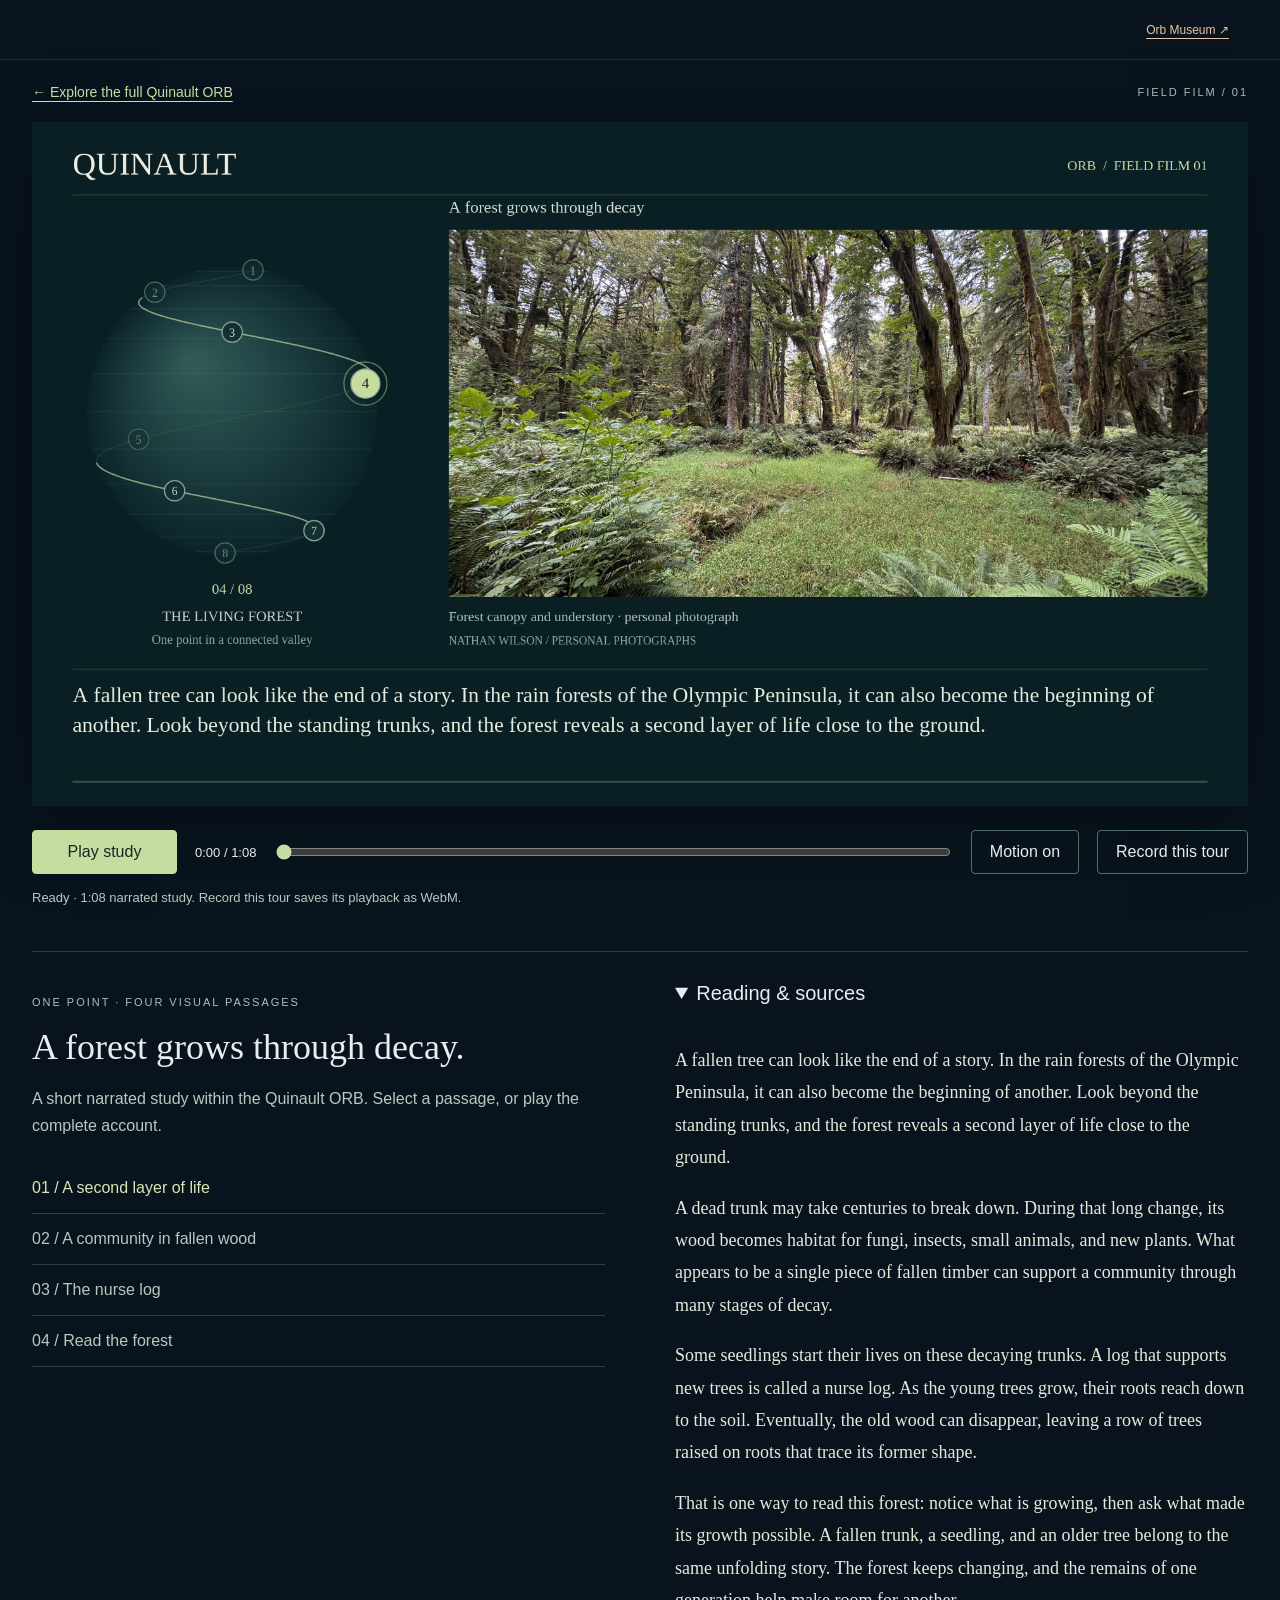
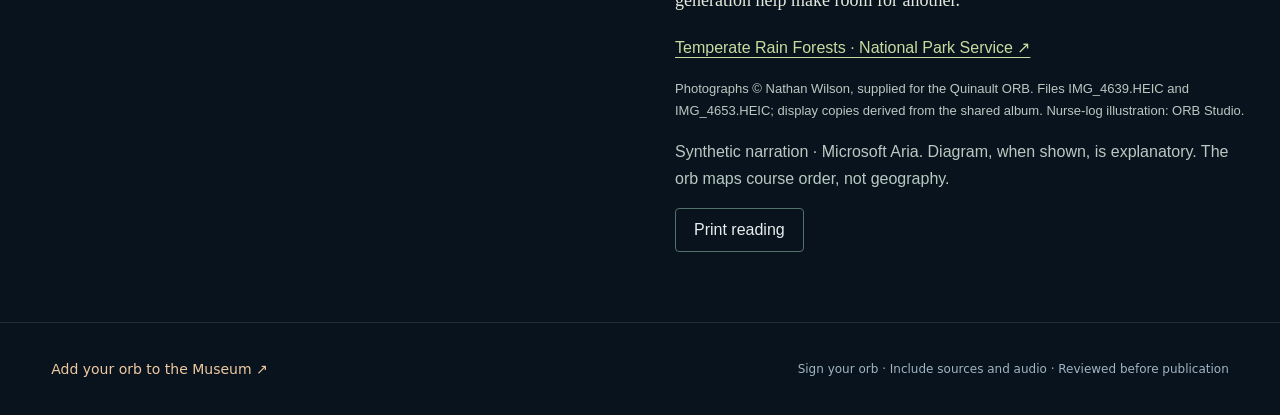
<file: forest-sample.html>
<!doctype html>
<html lang="en"><head><meta charset="utf-8"><meta name="viewport" content="width=device-width,initial-scale=1"><meta name="color-scheme" content="dark"><title>Quinault · Forest film study</title><link rel="stylesheet" href="forest-sample.css"><!-- ORB-READER-STANDARD:STYLE:START -->
<style id="orb-reader-standard">
/* ORB reader standard 1.0.0. Presentation only; authored content keeps its identity. */
@media screen {
html:has(body[data-orb-reader]){color-scheme:dark;background:#08131d;scroll-padding-top:24px}
body[data-orb-reader]{background:#08131d;color:#e8edef;font-family:Inter,"Segoe UI",Arial,sans-serif;font-synthesis:none;--reader-ink:#e8edef;--reader-muted:#acbcc5;--reader-line:#b5c9d326;--reader-accent:#efbc8e}
body[data-orb-reader] :is(button,input,textarea,select){font-family:inherit}
body[data-orb-reader] :is(button,summary,select){min-height:44px;touch-action:manipulation}
body[data-orb-reader] :is(a,button,summary,input,textarea,select):focus-visible{outline:2px solid #efbc8e;outline-offset:4px}
body[data-orb-reader] :is(button,a,summary){transition:color .18s,background-color .18s,border-color .18s}
body[data-orb-reader] :is(input:not([type=range]):not([type=checkbox]):not([type=radio]),textarea,select){background:#122531;color:#e8edef;border-color:#b5c9d344;border-radius:5px}
body[data-orb-reader] :is(dialog,.modal){background:#10222e;color:#e8edef;border-color:#b5c9d340;border-radius:8px}
body[data-orb-reader] dialog::backdrop{background:#020812bd;backdrop-filter:blur(6px)}
body[data-orb-reader] :is(header,.site-header,.topbar){background:#08131d;color:#e8edef;border-color:#b5c9d326}
body[data-orb-reader] :is(header,.site-header,.topbar) a{color:#d4e0e6}
body[data-orb-reader] :is(header,.site-header,.topbar) a:hover{color:#efbc8e}
body[data-orb-reader] :is(.reader,.reader-panel,.content-column,article.reading){background:#0c1b26;color:#e8edef}
body[data-orb-reader] :is(.reader,.reader-panel,.content-column,article.reading) :is(p,li){overflow-wrap:break-word}
body[data-orb-reader] :is(.reader,.reader-panel,.content-column,article.reading) a{color:#e8c8a9}
body[data-orb-reader] :is(.map-panel,.map-pane,.navigator,.orb-column,.sphere-panel){background:#091722;color:#e8edef;border-color:#b5c9d326}
body[data-orb-reader] :is(.eyebrow,.kicker,.meta,.map-caption,.map-note,.note-status,.anchor){color:#aebdc6}
body[data-orb-reader] :is(footer,.utility-bar,.below,.page-footer){color:#acbcc5;border-color:#b5c9d326}
body[data-orb-reader] :is(.transport,.listen,.music-player,.film-player){background:#10222e;color:#e8edef;border-color:#b5c9d32c}
body[data-orb-reader] :is(.compass,.directions,.thread-compass) button{color:#d2dfe6;background:#112530;border-color:#b5c9d32c;border-radius:5px}
body[data-orb-reader] :is(.compass,.directions,.thread-compass) button:hover:not(:disabled){background:#1b3340;border-color:#efbc8e77;color:#fff}
body[data-orb-reader] :is(.primary,.solid,.chosen){background:#ebbe97;color:#14212b;border-color:#ebbe97}
body[data-orb-reader] button:disabled{opacity:.5}
body[data-orb-reader] .reader-disclosure{border:0;border-top:1px solid #b5c9d326;padding:0;margin:18px 0 0;color:#e8edef}
body[data-orb-reader] .reader-disclosure>summary{display:flex;align-items:center;gap:12px;cursor:pointer;font-size:13px;letter-spacing:0;font-weight:400;list-style:none;margin:0;padding:12px 0;color:#d0dee6}
body[data-orb-reader] .reader-disclosure>summary::after{content:'+';margin-left:auto;color:#efbc8e;font-size:18px}
body[data-orb-reader] .reader-disclosure[open]>summary::after{content:'−'}
body[data-orb-reader] .reader-disclosure>summary::-webkit-details-marker{display:none}
.reader-reaches{max-width:1600px;margin:0 auto;padding:35px clamp(22px,4vw,64px) 42px;border-top:1px solid #b5c9d326;color:#e8edef;font:14px/1.7 Inter,"Segoe UI",Arial,sans-serif;background:#0a1822}
.reader-reaches h2{font:400 22px/1.3 Inter,"Segoe UI",Arial,sans-serif;letter-spacing:-.3px;margin:0 0 5px}
.reader-reaches>p{color:#a9becb;font-size:13px;margin:0 0 22px}
.reader-reach-list{display:grid;grid-template-columns:repeat(2,minmax(0,1fr));gap:24px 45px;list-style:none;padding:0;margin:0}
.reader-reach-list li{display:grid;grid-template-columns:34px 1fr;column-gap:14px;align-content:start}
.reader-reach-list li::before{content:'';grid-column:1;grid-row:1/4;width:28px;height:28px;margin-top:7px;border-radius:50%;background:radial-gradient(circle at 29% 24%,#f8eddd,#acc4ca 17%,#537d91 40%,#142a3c 70%,#08131d 88%);box-shadow:0 0 20px #aac7df26}
.reader-reach-list a{grid-column:2;color:#f0d5bc;text-decoration:none;min-height:44px;display:flex;align-items:center;font-size:15px}
.reader-reach-list a:hover{text-decoration:underline;text-underline-offset:5px}
.reader-reach-list span{grid-column:2;font-size:12px;color:#a9becb;max-width:550px}
.reader-library-return{display:inline-flex;align-items:center;min-height:44px;color:#eac5a3!important;font-size:12px;margin-top:20px}
.reader-return-bar{display:flex;justify-content:flex-end;align-items:center;min-height:60px;padding:6px 4vw;background:#08131d;border-bottom:1px solid #b5c9d326}
body[data-orb-reader="semantic"] h1{font-size:clamp(28px,3.2vw,42px);font-weight:400;margin:26px 4vw}
body[data-orb-reader="semantic"] .portable-layout{grid-template-columns:minmax(0,1.1fr) minmax(0,1fr);margin:0 4vw 40px;gap:40px}
body[data-orb-reader="semantic"] #orb-canvas{height:440px}
body[data-orb-reader="semantic"] .reading p{color:#c6d4dd;font-size:16px;line-height:1.85;max-width:65ch}
body[data-orb-reader="semantic"] button{background:#112530;color:#d9e5ec;border-color:#b5c9d333}
body[data-orb-reader="semantic"] button[aria-current=true]{border-color:#efbc8e;color:#efbc8e}
/* The field guide is the reference composition. */
body[data-orb-reader="the-orb-skill"]{--paper:#08131d;--background:#08131d;--white:#112530;--ink:#e8edef;--muted:#acbcc5;--line:#b5c9d326;--accent:#efbc8e;--green:#efbc8e;--soft:#112530;--serif:Inter,"Segoe UI",Arial,sans-serif;--sans:Inter,"Segoe UI",Arial,sans-serif}
body[data-orb-reader="the-orb-skill"] .header-inner{max-width:1600px;padding:0 4vw;min-height:64px}
body[data-orb-reader="the-orb-skill"] .brand{font-size:23px;font-weight:450}
body[data-orb-reader="the-orb-skill"] .brand::before{width:25px;height:25px;background:radial-gradient(circle at 29% 24%,#f8eddd,#acc4ca 17%,#537d91 40%,#142a3c 70%,#08131d 88%)}
body[data-orb-reader="the-orb-skill"] .nav{font-size:12px;gap:24px}
body[data-orb-reader="the-orb-skill"] .attribution{font-size:10px;color:#91a7b4}
body[data-orb-reader="the-orb-skill"] .field-tools{max-width:1600px;padding:7px 4vw 0}
body[data-orb-reader="the-orb-skill"] .field-tools .topnav{font-size:11px;gap:22px}
body[data-orb-reader="the-orb-skill"] .field-tools button{color:#acbcc5}
body[data-orb-reader="the-orb-skill"] .field-banner{max-width:1600px;padding:8px 4vw 25px}
body[data-orb-reader="the-orb-skill"] .workspace-heading{min-height:0;background:none;border:0;border-radius:0;padding:0;gap:8px;overflow:visible}
body[data-orb-reader="the-orb-skill"] .workspace-heading::before,body[data-orb-reader="the-orb-skill"] .workspace-heading::after{display:none}
body[data-orb-reader="the-orb-skill"] .workspace-heading h1{font-size:30px;font-weight:400;letter-spacing:-.8px;max-width:100%}
body[data-orb-reader="the-orb-skill"] .workspace-heading p{font-size:13px;color:#9eb3c0;max-width:none}
body[data-orb-reader="the-orb-skill"] .workspace{max-width:1600px;padding:0;grid-template-columns:minmax(0,1.15fr) minmax(0,1fr);min-height:0;border-top:1px solid #b5c9d326}
body[data-orb-reader="the-orb-skill"] .map-panel{padding:25px clamp(24px,3vw,48px) 30px;background:radial-gradient(ellipse at 50% 43%,#1630427a,transparent 62%),#091722}
body[data-orb-reader="the-orb-skill"] .sticky-map{position:sticky;top:20px}
body[data-orb-reader="the-orb-skill"] .map-toolbar{font-size:12px}
body[data-orb-reader="the-orb-skill"] .view-switch{gap:22px}
body[data-orb-reader="the-orb-skill"] .orb-stage{height:clamp(330px,36vw,505px);max-width:720px}
body[data-orb-reader="the-orb-skill"] #globe>circle{fill:transparent;stroke:#a8c9dd50;stroke-width:.7}
body[data-orb-reader="the-orb-skill"] #grid path{stroke:#95bed7;opacity:.27}
body[data-orb-reader="the-orb-skill"] #connections path{stroke:#efbc8e;stroke-width:1;opacity:.6}
body[data-orb-reader="the-orb-skill"] .map-point circle{fill:url(#reader-point-surface);stroke:#accbd481;filter:drop-shadow(0 0 5px #a8cce947)}
body[data-orb-reader="the-orb-skill"] .map-point text{fill:#e8f0f5!important;font-size:8px}
body[data-orb-reader="the-orb-skill"] .map-point[aria-pressed=true] circle{fill:#bb916a;stroke:#ffdab3;filter:drop-shadow(0 0 9px #efbc8e77)}
body[data-orb-reader="the-orb-skill"] .orb-label{fill:#87a4b7;letter-spacing:2px;font-size:8px}
body[data-orb-reader="the-orb-skill"] .reader-point-preview{min-height:42px;font-size:13px;text-align:center;color:#d2e0e9;margin:0 0 8px;display:flex;align-items:center;justify-content:center;max-width:480px;margin-inline:auto}
body[data-orb-reader="the-orb-skill"] .map-caption{font-size:10px;color:#8da8b9}
body[data-orb-reader="the-orb-skill"] .rotate{color:#b7c9d5;font-size:11px;bottom:28px}
body[data-orb-reader="the-orb-skill"] .map-list{height:450px}
body[data-orb-reader="the-orb-skill"] .map-list button{padding:13px 3px;font-size:13px}
body[data-orb-reader="the-orb-skill"] .reader{padding:30px clamp(25px,3.5vw,56px) 45px;border-left:1px solid #b5c9d321}
body[data-orb-reader="the-orb-skill"] .reader-top{font-size:10px;letter-spacing:.07em}
body[data-orb-reader="the-orb-skill"] .reader h2{font-size:clamp(27px,2.6vw,39px);line-height:1.18;letter-spacing:-.8px;font-weight:400;margin:0 0 25px}
body[data-orb-reader="the-orb-skill"] .reading p,body[data-orb-reader="the-orb-skill"] .reading p:first-child{font-size:15px;line-height:1.85;color:#c6d4dd;margin-bottom:20px;max-width:65ch}
body[data-orb-reader="the-orb-skill"] .anchor{margin:7px 0 24px;color:#8ca5b5}
body[data-orb-reader="the-orb-skill"] .direction{background:#112530;padding:11px 12px;border-radius:5px}
body[data-orb-reader="the-orb-skill"] .direction strong{font-size:10px;letter-spacing:.06em}
body[data-orb-reader="the-orb-skill"] .direction span{font-size:12px;color:#b4c8d5}
body[data-orb-reader="the-orb-skill"] .history-controls{border-top:1px solid #b5c9d326;margin-top:18px;padding:5px 0 0;flex-wrap:wrap}
body[data-orb-reader="the-orb-skill"] .history-controls button{font-size:12px;color:#b5c9d5}
body[data-orb-reader="the-orb-skill"] .practice{border:0;padding-top:10px;margin:0}
body[data-orb-reader="the-orb-skill"] .exercise{font-size:18px;line-height:1.65;color:#d4e0e6}
body[data-orb-reader="the-orb-skill"] .practice textarea{background:#10222e;border-radius:5px;border-color:#b5c9d338;font-size:14px}
body[data-orb-reader="the-orb-skill"] .outline{border-color:#b5c9d344;color:#d3e0e8;border-radius:5px;font-weight:400}
body[data-orb-reader="the-orb-skill"] .loop{color:#8ca5b5;margin:28px 0 24px;font-size:9px;letter-spacing:.05em}
body[data-orb-reader="the-orb-skill"] details>summary{font-size:12px;font-weight:400;padding:12px 0;color:#d4dfe7}
body[data-orb-reader="the-orb-skill"] details p,body[data-orb-reader="the-orb-skill"] details li{font-size:13px;line-height:1.75}
body[data-orb-reader="the-orb-skill"] .trail{max-width:1600px;padding:22px 4vw;background:#08131d}
body[data-orb-reader="the-orb-skill"] .trail-items button{font-size:11px}
body[data-orb-reader="the-orb-skill"] .utility-bar{max-width:1600px;padding:24px 4vw;font-size:11px}
body[data-orb-reader="the-orb-skill"] .toast{background:#e5c3a3;color:#10212d}
body[data-orb-reader="the-orb-skill"] .print-only{display:none}
@media(max-width:760px){
.reader-reach-list{grid-template-columns:1fr;gap:22px}.reader-reaches{padding:28px 22px}
body[data-orb-reader="semantic"] .portable-layout{display:block;margin:0 22px 32px}
body[data-orb-reader="semantic"] #orb-canvas{height:300px}
body[data-orb-reader="semantic"] .reading{margin-top:30px}
body[data-orb-reader="the-orb-skill"] .header-inner{padding:10px 22px;gap:10px;min-height:60px;flex-wrap:wrap}
body[data-orb-reader="the-orb-skill"] .nav{margin-left:auto;flex-basis:auto;gap:18px;min-height:44px}
body[data-orb-reader="the-orb-skill"] .nav a{font-size:12px}
body[data-orb-reader="the-orb-skill"] .nav a:not(:first-child){display:none}
body[data-orb-reader="the-orb-skill"] .field-tools{padding:0 22px;justify-content:flex-start}
body[data-orb-reader="the-orb-skill"] .field-tools .topnav{flex-wrap:wrap;gap:0 20px;font-size:11px}
body[data-orb-reader="the-orb-skill"] .field-tools .topnav>a{display:none}
body[data-orb-reader="the-orb-skill"] .field-banner{padding:13px 22px 22px}
body[data-orb-reader="the-orb-skill"] .workspace-heading h1{font-size:28px}
body[data-orb-reader="the-orb-skill"] .workspace-heading p{max-width:none;font-size:12px}
body[data-orb-reader="the-orb-skill"] .workspace{display:block;padding:0}
body[data-orb-reader="the-orb-skill"] .map-panel{padding:15px 22px 18px;border-right:0}
body[data-orb-reader="the-orb-skill"] .sticky-map{position:static}
body[data-orb-reader="the-orb-skill"] .orb-stage{height:290px;margin:0 -8px}
body[data-orb-reader="the-orb-skill"] .reader-point-preview{font-size:12px;min-height:40px}
body[data-orb-reader="the-orb-skill"] .history-controls{margin-top:6px;gap:14px}
body[data-orb-reader="the-orb-skill"] .reader-disclosure{margin-top:8px}
body[data-orb-reader="the-orb-skill"] .reader{padding:29px 24px 34px;border-left:0;border-top:1px solid #b5c9d326}
body[data-orb-reader="the-orb-skill"] .reader h2{font-size:30px;line-height:1.2}
body[data-orb-reader="the-orb-skill"] .reading p{font-size:15px;line-height:1.85}
body[data-orb-reader="the-orb-skill"] .trail{display:block;padding:18px 24px}
body[data-orb-reader="the-orb-skill"] .utility-bar{display:block;padding:20px 24px;line-height:1.8}
body[data-orb-reader="the-orb-skill"] .utility-bar a{display:inline-flex;align-items:center;min-height:44px}
}
@media(prefers-reduced-motion:reduce){body[data-orb-reader] *,body[data-orb-reader] *::before,body[data-orb-reader] *::after{animation:none!important;transition:none!important;scroll-behavior:auto!important}}
}
.reader-museum-actions,.reader-contributor{max-width:1440px;margin:0 auto;padding:24px clamp(22px,4vw,64px);border-top:1px solid #b5c9d326;color:#b5c9d5;font:14px/1.6 system-ui,sans-serif}
.reader-museum-actions{display:flex;align-items:center;justify-content:space-between;flex-wrap:wrap;gap:8px 24px;background:#08131d}
.reader-museum-actions .reader-museum-add{display:inline-flex;align-items:center;min-height:44px;color:#efc9a0;text-decoration:none;font-weight:500}
.reader-museum-actions .reader-museum-add:hover{text-decoration:underline}
.reader-museum-actions .reader-museum-add:focus-visible{outline:2px solid #efc9a0;outline-offset:5px;border-radius:3px}
.reader-museum-actions span{font-size:12px;color:#a0b5c3}
.reader-contributor strong{font-weight:500;color:#e6d7c5;overflow-wrap:anywhere}
@media print{.reader-reaches,.reader-point-preview,.reader-library-return,.reader-return-bar,.reader-disclosure,.reader-museum-actions{display:none!important}}

/* ORB reader family adapters, 2026-09-15.
 * Kept separate from the shared shell: historical readers use opposite meanings
 * for --ink and --paper. Nothing here changes authored content, media, routes,
 * audio timing, visibility of features, or print output.
 */
@media screen {
  /* Quinault: keep its continuous player and serif spoken readings. */
  body[data-orb-reader="Quinault-orb"][data-orb-page="index"] {
    --bg:#08131d; --panel:#0d1c27; --paper:#e8edef;
    --muted:#acbcc5; --accent:#efbc8e; --line:#28404e;
  }
  body[data-orb-reader="Quinault-orb"][data-orb-page="index"] main {max-width:1680px;padding-top:28px}
  body[data-orb-reader="Quinault-orb"][data-orb-page="index"] .intro {gap:32px;margin-bottom:26px}
  body[data-orb-reader="Quinault-orb"][data-orb-page="index"] h1 {font-size:clamp(44px,4.6vw,68px);letter-spacing:-.04em;margin-block:6px 12px}
  body[data-orb-reader="Quinault-orb"][data-orb-page="index"] .dek {font-size:15px;color:#acbcc5;max-width:42ch}
  body[data-orb-reader="Quinault-orb"][data-orb-page="index"] .durations button {font-size:20px;min-height:48px}
  body[data-orb-reader="Quinault-orb"][data-orb-page="index"] .durations .chosen {background:#23323a;color:#f2d4b9}
  body[data-orb-reader="Quinault-orb"][data-orb-page="index"] .dek br {display:block}
  body[data-orb-reader="Quinault-orb"][data-orb-page="index"] .orb-stage {height:clamp(370px,35vw,560px);background:radial-gradient(ellipse at 50% 48%,#315b7138,transparent 65%)}
  body[data-orb-reader="Quinault-orb"][data-orb-page="index"] .point-list button {font-size:12px;border-bottom-color:#203541}
  body[data-orb-reader="Quinault-orb"][data-orb-page="index"] :is(.point-list .num,.orb-whisper,.map-note,figcaption) {color:#acbcc5}
  body[data-orb-reader="Quinault-orb"][data-orb-page="index"] .content-column {padding:24px 28px;max-width:700px}
  body[data-orb-reader="Quinault-orb"][data-orb-page="index"] :is(#scene,#diagram) {height:auto;aspect-ratio:16/9;background:#0d1c27}
  body[data-orb-reader="Quinault-orb"][data-orb-page="index"] #reading {font-size:19px;line-height:1.85;color:#dde6ea;max-width:64ch}
  body[data-orb-reader="Quinault-orb"][data-orb-page="index"] .transport {background:#0b1924f5;border-color:#28404e;padding-bottom:max(12px,env(safe-area-inset-bottom))}
  body[data-orb-reader="Quinault-orb"][data-orb-page="index"] .play {background:#efbc8e;color:#15212b;border-color:#efbc8e}
  body[data-orb-reader="Quinault-orb"][data-orb-page="index"] .play:hover {background:#f5cfaa;color:#15212b}

  /* Olympic: the compiled atlas, source shell, and two authored audio editions. */
  body[data-orb-reader="olympic-national-park"] {--muted:#acbcc5;--line:#28404e;--accent:#efbc8e;--dark:#0d1c27}
  body[data-orb-reader="olympic-national-park"]:is([data-orb-page="index"],[data-orb-page="shell"],[data-orb-page="courses"]) {--ink:#e8edef;--paper:#08131d}
  body[data-orb-reader="olympic-national-park"] :is(.topbar,.map-shell,.sphere-panel) {background:#0d1c27;color:#e8edef}
  body[data-orb-reader="olympic-national-park"] :is(.topbar,header,.site-footer,footer) {border-color:#28404e}
  body[data-orb-reader="olympic-national-park"] .hero {min-height:230px}
  body[data-orb-reader="olympic-national-park"] .hero-inner {padding-block:28px}
  body[data-orb-reader="olympic-national-park"] .hero h1 {font-size:clamp(38px,4.2vw,62px);max-width:800px;margin-block:8px 12px;line-height:1.05}
  body[data-orb-reader="olympic-national-park"] .hero p {font-size:14px;max-width:62ch}
  body[data-orb-reader="olympic-national-park"] .hero-aside a {background:#efbc8e;color:#15212b}
  body[data-orb-reader="olympic-national-park"] .intro-strip {padding-block:14px;color:#acbcc5}
  body[data-orb-reader="olympic-national-park"] .intro-strip strong {color:#e8edef}
  body[data-orb-reader="olympic-national-park"] .workspace {max-width:1680px;padding-top:28px;gap:clamp(28px,4vw,64px)}
  body[data-orb-reader="olympic-national-park"] .map-shell {padding:20px 22px;background:radial-gradient(ellipse at 50% 40%,#1a394c55,transparent 70%),#0b1924}
  body[data-orb-reader="olympic-national-park"] .orb-wrap {margin-inline:-10px;max-height:none}
  body[data-orb-reader="olympic-national-park"] .reader {max-width:700px;padding-top:8px}
  body[data-orb-reader="olympic-national-park"] .reader h2 {font-size:clamp(30px,3vw,43px);line-height:1.15}
  body[data-orb-reader="olympic-national-park"] :is(.reading,.research-method p) {color:#dde6ea;font-size:19px;line-height:1.85;max-width:64ch}
  body[data-orb-reader="olympic-national-park"] :is(.floor-question,.journey-box) {background:#0d1c27;border-color:#efbc8e}
  body[data-orb-reader="olympic-national-park"] .journey-controls .primary {background:#efbc8e;color:#15212b;border-color:#efbc8e}
  body[data-orb-reader="olympic-national-park"] :is(.photo-frame,.photo-frame.contain img,.image-stage) {background:#0a1721}
  body[data-orb-reader="olympic-national-park"] .media-picker button[aria-pressed=true] {background:#efbc8e;color:#15212b}
  body[data-orb-reader="olympic-national-park"] :is(.direction-grid button:hover:not(:disabled),.contents-list button:hover,.contents-list button[aria-current=true]) {background:#1b303e}
  body[data-orb-reader="olympic-national-park"] :is(.map-current small,.map-note,.map-actions span,.parent-context,.sphere-caption span,.sphere-caption p,.keyboard-guide) {color:#acbcc5}
  body[data-orb-reader="olympic-national-park"] :is(dialog,.search-row input,.search-row select,textarea) {background:#0d1c27;color:#e8edef;border-color:#28404e}
  body[data-orb-reader="olympic-national-park"] dialog .action {background:#efbc8e;color:#15212b}
  body[data-orb-reader="olympic-national-park"].map-expanded .workspace {max-width:1200px}
  body[data-orb-reader="olympic-national-park"][data-orb-page="courses"] main {max-width:1680px;padding-top:28px}
  body[data-orb-reader="olympic-national-park"][data-orb-page="courses"] .opening {gap:32px;margin-bottom:26px}
  body[data-orb-reader="olympic-national-park"][data-orb-page="courses"] .opening h1 {font-size:clamp(32px,3.5vw,48px)}
  body[data-orb-reader="olympic-national-park"][data-orb-page="courses"] .sphere-panel {background:radial-gradient(ellipse at 50% 38%,#24445955,transparent 65%),#0b1924}
  body[data-orb-reader="olympic-national-park"][data-orb-page="courses"] .sphere-panel canvas {aspect-ratio:1;max-height:600px}
  body[data-orb-reader="olympic-national-park"][data-orb-page="courses"] :is(.mode-control select,.sphere-panel select,.sphere-panel option) {background:#112331;color:#e8edef;border-color:#28404e}
  body[data-orb-reader="olympic-national-park"][data-orb-page="courses"] #course-reading {font-size:19px;line-height:1.85;max-width:64ch}
  body[data-orb-reader="olympic-national-park"][data-orb-page="courses"] #course-reading p:not(.speaking) {color:#c6d2d9}
  body[data-orb-reader="olympic-national-park"][data-orb-page="courses"] #course-reading p.speaking {color:#f3d6b9;border-color:#efbc8e}
  body[data-orb-reader="olympic-national-park"][data-orb-page="courses"] .transport {background:#0b1924f5;border-color:#28404e;padding-bottom:max(10px,env(safe-area-inset-bottom))}
  body[data-orb-reader="olympic-national-park"][data-orb-page="courses"] .transport-actions button {background:#142635;color:#e8edef}
  body[data-orb-reader="olympic-national-park"][data-orb-page="courses"] .transport-actions .primary {background:#efbc8e;color:#15212b;border-color:#efbc8e}
  body[data-orb-reader="olympic-national-park"][data-orb-page="courses"] input {accent-color:#efbc8e}
  body[data-orb-reader="olympic-national-park"][data-orb-page="rest"] :is(header p,.quiet,#status,footer) {color:#acbcc5}
  body[data-orb-reader="olympic-national-park"][data-orb-page="rest"] :is(button,select) {background:#112331;color:#e8edef;border-color:#28404e}
  body[data-orb-reader="olympic-national-park"][data-orb-page="rest"] #play {background:#efbc8e;color:#15212b}
  body[data-orb-reader="olympic-national-park"][data-orb-page="rest"] #reading {max-width:68ch}
  body[data-orb-reader="olympic-national-park"][data-orb-page="rest"] #reading .speaking {color:#f3d6b9;border-color:#efbc8e}
  body[data-orb-reader="olympic-national-park"][data-orb-page="olympic-guided-dream"] .manuscript {font-family:Georgia,'Times New Roman',serif;color:#dde6ea}
  body[data-orb-reader="olympic-national-park"][data-orb-page="olympic-guided-dream"] :is(.deck,.credit,.note,h2,h2 span,.evidence) {color:#acbcc5}
  body[data-orb-reader="olympic-national-park"][data-orb-page="olympic-guided-dream"] .tools button {background:#142635;color:#e8edef;border-color:#28404e}

  /* The linked original Quinault edition keeps its historical navigation. */
  body[data-orb-reader="Quinault-orb"][data-orb-page="original"] {display:block;--cream:#e8edef;--amber:#efbc8e}
  body[data-orb-reader="Quinault-orb"][data-orb-page="original"] .wrap {margin-inline:auto}
  body[data-orb-reader="Quinault-orb"][data-orb-page="original"] .panel {background:#0d1c27;border-color:#28404e;border-radius:5px;padding:24px}
  body[data-orb-reader="Quinault-orb"][data-orb-page="original"] .read {color:#dde6ea;font-size:17px;line-height:1.85}
  body[data-orb-reader="Quinault-orb"][data-orb-page="original"] :is(.snap,.route,.lbl,.note,.foot) {color:#acbcc5}

  /* Salmon: the seasonal table is part of the guide and keeps its scroll area. */
  body[data-orb-reader="south-sound-salmon-watching-guide"][data-orb-page="index"] {--bg:#08131d;--panel:#0d1c27;--ink:#e8edef;--dim:#acbcc5;--gold:#efbc8e;--line:#28404e}
  body[data-orb-reader="south-sound-salmon-watching-guide"][data-orb-page="index"] .intro {padding-block:26px 18px}
  body[data-orb-reader="south-sound-salmon-watching-guide"][data-orb-page="index"] h1 {font-size:clamp(34px,3.8vw,56px)}
  body[data-orb-reader="south-sound-salmon-watching-guide"][data-orb-page="index"] .dek {position:static;font-size:16px;margin:10px 0 0}
  body[data-orb-reader="south-sound-salmon-watching-guide"][data-orb-page="index"] .workspace {max-width:1680px;margin:auto;gap:clamp(28px,4vw,64px)}
  body[data-orb-reader="south-sound-salmon-watching-guide"][data-orb-page="index"] .orb {max-width:650px;background:radial-gradient(ellipse,#24445930,transparent 66%)}
  body[data-orb-reader="south-sound-salmon-watching-guide"][data-orb-page="index"] .point-label {font-size:12px;text-shadow:0 1px 7px #08131d,0 0 4px #08131d}
  body[data-orb-reader="south-sound-salmon-watching-guide"][data-orb-page="index"] .point-label.active {background:#132635e8;color:#efbc8e}
  body[data-orb-reader="south-sound-salmon-watching-guide"][data-orb-page="index"] #reading {min-width:0;max-width:700px;padding-top:8px}
  body[data-orb-reader="south-sound-salmon-watching-guide"][data-orb-page="index"] #prose {max-width:64ch}
  body[data-orb-reader="south-sound-salmon-watching-guide"][data-orb-page="index"] #prose p {font-size:17px;line-height:1.85;color:#dde6ea}
  body[data-orb-reader="south-sound-salmon-watching-guide"][data-orb-page="index"] #prose p.spoken {color:#f3d6b9}
  body[data-orb-reader="south-sound-salmon-watching-guide"][data-orb-page="index"] #point-image[data-type="photo"] {background:#0a1721}
  body[data-orb-reader="south-sound-salmon-watching-guide"][data-orb-page="index"] .planner {background:#0d1c27;color:#e8edef;border-block:1px solid #28404e;padding-block:40px}
  body[data-orb-reader="south-sound-salmon-watching-guide"][data-orb-page="index"] :is(.planner .muted,th,td small) {color:#acbcc5}
  body[data-orb-reader="south-sound-salmon-watching-guide"][data-orb-page="index"] :is(.planner .eyebrow,td button) {color:#efbc8e}
  body[data-orb-reader="south-sound-salmon-watching-guide"][data-orb-page="index"] :is(th,td,.filters button) {border-color:#28404e}
  body[data-orb-reader="south-sound-salmon-watching-guide"][data-orb-page="index"] .filters button[aria-pressed=true] {background:#efbc8e;color:#15212b}
  body[data-orb-reader="south-sound-salmon-watching-guide"][data-orb-page="index"] .filters button:hover {color:#f3d6b9}
  body[data-orb-reader="south-sound-salmon-watching-guide"][data-orb-page="index"] .transport {background:#0b1924f5;padding-bottom:max(12px,env(safe-area-inset-bottom))}

  /* Día: retain the gold/pink meanings and both independent language controls. */
  body[data-orb-reader="dia-de-muertos"][data-orb-page="index"] {--night:#08131d;--deep:#0d1c27;--ink:#e8edef;--muted:#acbcc5;--line:#28404e;--gold:#efbc8e;--pink:#e2a6bc}
  body[data-orb-reader="dia-de-muertos"][data-orb-page="index"] .site-header {background:#0b1924;border-color:#28404e}
  body[data-orb-reader="dia-de-muertos"][data-orb-page="index"] .explore {max-width:1680px}
  body[data-orb-reader="dia-de-muertos"][data-orb-page="index"] .map-panel {background:radial-gradient(ellipse at 50% 30%,#24445950,transparent 70%);padding:26px clamp(22px,3vw,48px);scrollbar-color:#3b5363 transparent}
  body[data-orb-reader="dia-de-muertos"][data-orb-page="index"][data-mode="feel"] .map-panel {background:radial-gradient(ellipse at 50% 30%,#49334c50,transparent 70%)}
  body[data-orb-reader="dia-de-muertos"][data-orb-page="index"] .map-heading h1 {font-size:32px}
  body[data-orb-reader="dia-de-muertos"][data-orb-page="index"] .orb-wrap {height:clamp(380px,35vw,560px)}
  body[data-orb-reader="dia-de-muertos"][data-orb-page="index"] :is(.quiet,.compass-heading small,.directions span,.thread-note,.branches summary,.map-foot a,.map-foot button) {color:#acbcc5}
  body[data-orb-reader="dia-de-muertos"][data-orb-page="index"] .directions {gap:0 16px}
  body[data-orb-reader="dia-de-muertos"][data-orb-page="index"] .directions button {border:0;border-bottom:1px solid #28404e;border-radius:0;padding:12px 0;background:transparent}
  body[data-orb-reader="dia-de-muertos"][data-orb-page="index"] .reading {background:#0d1c27;color:#e8edef;padding:30px clamp(24px,3.5vw,52px) 44px;border-left:1px solid #213746}
  body[data-orb-reader="dia-de-muertos"][data-orb-page="index"] .reading h2 {font-size:clamp(30px,3vw,42px)}
  body[data-orb-reader="dia-de-muertos"][data-orb-page="index"] #point-body {max-width:64ch;color:#dde6ea}
  body[data-orb-reader="dia-de-muertos"][data-orb-page="index"] #point-body p {font-size:17px;line-height:1.85}
  body[data-orb-reader="dia-de-muertos"][data-orb-page="index"] .script-heading {color:#e2a6bc}
  body[data-orb-reader="dia-de-muertos"][data-orb-page="index"] :is(.floor-note,.listen) {background:#112331;border-color:#28404e;border-radius:4px}
  body[data-orb-reader="dia-de-muertos"][data-orb-page="index"] .mode-controls [aria-pressed=true] {background:#263747;border-color:#b9998d;color:#f1d6bd}
  body[data-orb-reader="dia-de-muertos"][data-orb-page="index"] :is(select,textarea,dialog) {background:#0d1c27;color:#e8edef;border-color:#28404e}
  body[data-orb-reader="dia-de-muertos"][data-orb-page="index"] :is(.point-media,.point-media img) {background:#0a1721}
  body[data-orb-reader="dia-de-muertos"][data-orb-page="index"] .chapter-nav .active {background:#efbc8e14;border-color:#efbc8e66}

  /* Crystal Ball retains three semantic orb colors and the temporal horizon. */
  body[data-orb-reader="crystal-ball-orb"][data-orb-page="index"] {--bg:#08131d;--ink:#e8edef;--muted:#acbcc5;--line:#28404e;--prediction:#efbc8e;--theme:#c6b8e7;--detail:#9bd7dc}
  body[data-orb-reader="crystal-ball-orb"][data-orb-page="index"] .intro {padding-top:24px}
  body[data-orb-reader="crystal-ball-orb"][data-orb-page="index"] .intro h1 {font-size:clamp(32px,3.7vw,52px)}
  body[data-orb-reader="crystal-ball-orb"][data-orb-page="index"] .workspace {max-width:1680px;margin:auto;gap:clamp(28px,4vw,64px);padding-top:8px}
  body[data-orb-reader="crystal-ball-orb"][data-orb-page="index"] .reader {padding:26px 28px;margin-top:22px;background:#0d1c27;border:1px solid #213746;max-width:700px}
  body[data-orb-reader="crystal-ball-orb"][data-orb-page="index"] #point-body {font-size:17px;line-height:1.85;color:#dde6ea;max-width:64ch}
  body[data-orb-reader="crystal-ball-orb"][data-orb-page="index"] .node {background:#08131d72;text-shadow:0 1px 7px #08131d,0 0 5px #08131d;border-radius:12px}
  body[data-orb-reader="crystal-ball-orb"][data-orb-page="index"] .node.active {background:#273745;color:#ffe4c9;box-shadow:0 0 20px #efbc8e1a}
  body[data-orb-reader="crystal-ball-orb"][data-orb-page="index"] .node:hover {background:#142635}
  body[data-orb-reader="crystal-ball-orb"][data-orb-page="index"] .node.compact-node {background:transparent}
  body[data-orb-reader="crystal-ball-orb"][data-orb-page="index"] .glass {border-color:#98afc858;background:radial-gradient(ellipse at 30% 14%,#ffffff18,transparent 20%),radial-gradient(ellipse at 72% 74%,#4e8aa91c,transparent 45%);box-shadow:inset 3px 3px 25px #b1c8d61a,inset -8px -10px 38px #3d719328,0 0 50px #718ca710}

  /* Core Belief's --ink is a background elsewhere, so use explicit reader colors. */
  body[data-orb-reader="core-belief"][data-orb-page="index"] {--accent:#efbc8e;--muted:#acbcc5;--line:#28404e}
  body[data-orb-reader="core-belief"][data-orb-page="index"] .intro {padding-block:25px 22px}
  body[data-orb-reader="core-belief"][data-orb-page="index"] .intro h1 {font-size:clamp(36px,4vw,58px)}
  body[data-orb-reader="core-belief"][data-orb-page="index"] .intro p {color:#acbcc5;max-width:44ch}
  body[data-orb-reader="core-belief"][data-orb-page="index"] .context {min-height:68px;padding-block:13px}
  body[data-orb-reader="core-belief"][data-orb-page="index"] .workspace {max-width:1680px}
  body[data-orb-reader="core-belief"][data-orb-page="index"] .map-pane {padding-right:clamp(25px,4vw,60px)}
  body[data-orb-reader="core-belief"][data-orb-page="index"] .reader {background:#0d1c27;color:#e8edef;border-left:1px solid #213746;min-height:0;padding:32px clamp(24px,3.5vw,52px) 42px}
  body[data-orb-reader="core-belief"][data-orb-page="index"] .reader h2 {font-size:clamp(30px,3vw,43px);line-height:1.18}
  body[data-orb-reader="core-belief"][data-orb-page="index"] .reader p {font-size:16px;line-height:1.85;max-width:64ch;color:#dde6ea}
  body[data-orb-reader="core-belief"][data-orb-page="index"] :is(.reader .eyebrow,.reader h3,.reader button,.rule small) {color:#efbc8e}
  body[data-orb-reader="core-belief"][data-orb-page="index"] .reader button:hover {color:#f6d8bd}
  body[data-orb-reader="core-belief"][data-orb-page="index"] :is(.reading-number,.reader .example-note,.source-list p,.reader .availability) {color:#acbcc5}
  body[data-orb-reader="core-belief"][data-orb-page="index"] :is(.rule,.question,.point-links button,.reader details) {border-color:#28404e}
  body[data-orb-reader="core-belief"][data-orb-page="index"] .alternative {border-color:#efbc8e}
  body[data-orb-reader="core-belief"][data-orb-page="index"] .alternative p {font-family:Georgia,serif;font-size:22px;line-height:1.6;color:#f1d6bd}
  body[data-orb-reader="core-belief"][data-orb-page="index"] :is(dialog,textarea,input,select) {background:#0d1c27;color:#e8edef;border-color:#28404e}

  /* Autumn: the poems retain line breaks and serif type; film/music stay separate. */
  body[data-orb-reader="autumn-in-two-orbits"][data-orb-page="index"] {--paper:#08131d;--ink:#e8edef;--muted:#acbcc5;--copper:#efbc8e;--line:#28404e;--night:#0d1c27;--gold:#efbc8e}
  body[data-orb-reader="autumn-in-two-orbits"][data-orb-page="index"] :is(header,.layers,.page-footer) {background:#0b1924}
  body[data-orb-reader="autumn-in-two-orbits"][data-orb-page="index"] main {max-width:1680px;margin:auto}
  body[data-orb-reader="autumn-in-two-orbits"][data-orb-page="index"] .map-panel {background:radial-gradient(ellipse at 50% 38%,#2c4c6333,transparent 65%),#08131d;color:#e8edef;padding:28px clamp(24px,3vw,48px);min-height:0}
  body[data-orb-reader="autumn-in-two-orbits"][data-orb-page="index"] h1 {font-size:clamp(38px,4vw,58px);letter-spacing:-.035em;line-height:1.05}
  body[data-orb-reader="autumn-in-two-orbits"][data-orb-page="index"] :is(h1 em,.eyebrow,.compass button) {color:#efbc8e}
  body[data-orb-reader="autumn-in-two-orbits"][data-orb-page="index"] :is(.dek,.legend,.compass span,.edge-note,.map-tools button,.map-footer button,.index button,.music-heading>span,.music-piece span,.music-options,.music-player>p:last-of-type) {color:#acbcc5}
  body[data-orb-reader="autumn-in-two-orbits"][data-orb-page="index"] :is(.map-tools,.index,.map-footer,.music-player) {border-color:#28404e}
  body[data-orb-reader="autumn-in-two-orbits"][data-orb-page="index"] #orb {height:clamp(400px,36vw,580px)}
  body[data-orb-reader="autumn-in-two-orbits"][data-orb-page="index"] .point {color:#dce6eb}
  body[data-orb-reader="autumn-in-two-orbits"][data-orb-page="index"] .point .dot {background:#efbc8e;border-color:#0d1c27;box-shadow:0 0 0 1px #efbc8e88}
  body[data-orb-reader="autumn-in-two-orbits"][data-orb-page="index"] .point.selected {color:#ffdfbf}
  body[data-orb-reader="autumn-in-two-orbits"][data-orb-page="index"] .point.selected .dot {background:#ffe4c9;box-shadow:0 0 0 5px #efbc8e26,0 0 18px #efbc8e88}
  body[data-orb-reader="autumn-in-two-orbits"][data-orb-page="index"] .point span.label {background:#08131dcc;padding:3px 6px;border-radius:12px}
  body[data-orb-reader="autumn-in-two-orbits"][data-orb-page="index"] .point.selected img {outline-color:#efbc8e}
  body[data-orb-reader="autumn-in-two-orbits"][data-orb-page="index"] .point img {border-color:#a58b76}
  body[data-orb-reader="autumn-in-two-orbits"][data-orb-page="index"] .music-player {margin-top:18px;max-width:100%;padding-block:12px}
  body[data-orb-reader="autumn-in-two-orbits"][data-orb-page="index"] .music-heading button {background:#efbc8e;color:#15212b}
  body[data-orb-reader="autumn-in-two-orbits"][data-orb-page="index"] .music-options input {accent-color:#efbc8e}
  body[data-orb-reader="autumn-in-two-orbits"][data-orb-page="index"] .reader-panel {background:#0d1c27;border-left:1px solid #213746}
  body[data-orb-reader="autumn-in-two-orbits"][data-orb-page="index"] .film-player {background:#112331;padding:24px clamp(24px,3vw,44px);color:#e8edef}
  body[data-orb-reader="autumn-in-two-orbits"][data-orb-page="index"] .film-player h2 {font-size:29px}
  body[data-orb-reader="autumn-in-two-orbits"][data-orb-page="index"] :is(.film-actions select,.film-actions button) {background:#142b3b;color:#e8edef;border-color:#38505f}
  body[data-orb-reader="autumn-in-two-orbits"][data-orb-page="index"] .film-actions #film-start {background:#efbc8e;color:#15212b;border-color:#efbc8e}
  body[data-orb-reader="autumn-in-two-orbits"][data-orb-page="index"] .reader-media,
  body[data-orb-reader="autumn-in-two-orbits"][data-orb-page="index"].focus-image .reader-media img {background:#0a1721}
  body[data-orb-reader="autumn-in-two-orbits"][data-orb-page="index"] article {padding:30px clamp(24px,3.5vw,50px) 16px}
  body[data-orb-reader="autumn-in-two-orbits"][data-orb-page="index"] .poem {font-family:Georgia,'Times New Roman',serif;font-size:clamp(16px,1.35vw,20px);line-height:1.85;white-space:pre-wrap;max-width:66ch;color:#e8edef}
  body[data-orb-reader="autumn-in-two-orbits"][data-orb-page="index"] .prose {font-family:Georgia,'Times New Roman',serif;font-size:19px;line-height:1.85;max-width:64ch;color:#dde6ea}
  body[data-orb-reader="autumn-in-two-orbits"][data-orb-page="index"] :is(dialog,dialog .close,textarea) {background:#0d1c27;color:#e8edef;border-color:#28404e}

  /* Companion films, credits, and transcripts keep their native geometry. */
  body[data-orb-reader]:not([data-orb-reader="the-orb-skill"]):not([data-orb-page="index"]):not([data-orb-page="shell"]):not([data-orb-page="courses"]):not([data-orb-page="rest"]) {background:#08131d;color:#e8edef}
  body[data-orb-reader]:not([data-orb-reader="the-orb-skill"]):not([data-orb-page="index"]):not([data-orb-page="shell"]):not([data-orb-page="courses"]):not([data-orb-page="rest"]) :is(article,section,header,footer) {border-color:#28404e}
}

@media screen and (min-width:1001px) {
  body[data-orb-reader="Quinault-orb"][data-orb-page="index"] .experience,
  body[data-orb-reader="olympic-national-park"]:is([data-orb-page="index"],[data-orb-page="shell"]) .workspace,
  body[data-orb-reader="olympic-national-park"][data-orb-page="courses"] .experience,
  body[data-orb-reader="south-sound-salmon-watching-guide"][data-orb-page="index"] .workspace,
  body[data-orb-reader="crystal-ball-orb"][data-orb-page="index"] .workspace {grid-template-columns:minmax(0,1.16fr) minmax(0,1fr)}
  body[data-orb-reader="dia-de-muertos"][data-orb-page="index"] .explore,
  body[data-orb-reader="core-belief"][data-orb-page="index"] .workspace,
  body[data-orb-reader="autumn-in-two-orbits"][data-orb-page="index"] main {grid-template-columns:minmax(0,55fr) minmax(0,45fr)}
}

@media screen and (max-width:900px) {
  body[data-orb-reader="Quinault-orb"][data-orb-page="index"] .experience,
  body[data-orb-reader="olympic-national-park"]:is([data-orb-page="index"],[data-orb-page="shell"]) .workspace,
  body[data-orb-reader="olympic-national-park"][data-orb-page="courses"] .experience,
  body[data-orb-reader="south-sound-salmon-watching-guide"][data-orb-page="index"] .workspace,
  body[data-orb-reader="dia-de-muertos"][data-orb-page="index"] .explore,
  body[data-orb-reader="crystal-ball-orb"][data-orb-page="index"] .workspace,
  body[data-orb-reader="core-belief"][data-orb-page="index"] .workspace,
  body[data-orb-reader="autumn-in-two-orbits"][data-orb-page="index"] main {display:block}
  body[data-orb-reader="Quinault-orb"][data-orb-page="index"] .orb-column,
  body[data-orb-reader="olympic-national-park"] .map-panel,
  body[data-orb-reader="olympic-national-park"][data-orb-page="courses"] .sphere-panel,
  body[data-orb-reader="south-sound-salmon-watching-guide"][data-orb-page="index"] .navigator,
  body[data-orb-reader="dia-de-muertos"][data-orb-page="index"] .map-panel,
  body[data-orb-reader="core-belief"][data-orb-page="index"] .map-pane,
  body[data-orb-reader="autumn-in-two-orbits"][data-orb-page="index"] .map-panel {position:relative;top:auto;height:auto;max-height:none;min-height:0;overflow:visible}
  body[data-orb-reader="Quinault-orb"][data-orb-page="index"] .content-column,
  body[data-orb-reader="olympic-national-park"] .reader,
  body[data-orb-reader="south-sound-salmon-watching-guide"][data-orb-page="index"] #reading,
  body[data-orb-reader="crystal-ball-orb"][data-orb-page="index"] .reader {max-width:none;margin-top:28px}
  body[data-orb-reader="Quinault-orb"][data-orb-page="index"] .orb-stage,
  body[data-orb-reader="dia-de-muertos"][data-orb-page="index"] .orb-wrap {height:clamp(320px,80vw,540px);max-width:640px;margin-inline:auto}
  body[data-orb-reader="olympic-national-park"]:not(.map-expanded) .orb-wrap {max-width:600px;margin:0 auto}
  body[data-orb-reader="olympic-national-park"][data-orb-page="courses"] .sphere-panel {width:100%;margin-bottom:30px}
  body[data-orb-reader="olympic-national-park"][data-orb-page="courses"] .sphere-panel canvas {max-height:480px;aspect-ratio:1}
  body[data-orb-reader="south-sound-salmon-watching-guide"][data-orb-page="index"] .orb {max-width:580px}
  body[data-orb-reader="dia-de-muertos"][data-orb-page="index"] .reading,
  body[data-orb-reader="core-belief"][data-orb-page="index"] .reader,
  body[data-orb-reader="autumn-in-two-orbits"][data-orb-page="index"] .reader-panel {border-left:0;border-top:1px solid #28404e}
  body[data-orb-reader="core-belief"][data-orb-page="index"] .map-pane {padding-right:0}
  body[data-orb-reader="autumn-in-two-orbits"][data-orb-page="index"] #orb {height:clamp(390px,85vw,560px);max-width:640px;margin-inline:auto}
  body[data-orb-reader="autumn-in-two-orbits"][data-orb-page="index"] .music-player {max-width:640px}
}

@media screen and (max-width:540px) {
  body[data-orb-reader="Quinault-orb"][data-orb-page="index"] main {padding-bottom:210px}
  body[data-orb-reader="Quinault-orb"][data-orb-page="index"] .intro {display:block}
  body[data-orb-reader="Quinault-orb"][data-orb-page="index"] h1 {font-size:48px}
  body[data-orb-reader="Quinault-orb"][data-orb-page="index"] .point-list {grid-template-columns:1fr 1fr}
  body[data-orb-reader="Quinault-orb"][data-orb-page="index"] .transport #export {display:inline-block}
  body[data-orb-reader="Quinault-orb"][data-orb-page="index"] .transport-main {flex-wrap:wrap}
  body[data-orb-reader="Quinault-orb"][data-orb-page="index"] .content-column {padding:24px 20px}
  body[data-orb-reader="olympic-national-park"] .hero {min-height:240px}
  body[data-orb-reader="olympic-national-park"] .hero-inner {padding:24px 22px}
  body[data-orb-reader="olympic-national-park"] .hero h1 {font-size:42px}
  body[data-orb-reader="olympic-national-park"] .map-shell {padding:18px 14px}
  body[data-orb-reader="south-sound-salmon-watching-guide"][data-orb-page="index"] .point-label {font-size:11px}
  body[data-orb-reader="dia-de-muertos"][data-orb-page="index"] .map-panel {padding:24px 20px}
  body[data-orb-reader="dia-de-muertos"][data-orb-page="index"] .map-heading h1 {font-size:28px}
  body[data-orb-reader="dia-de-muertos"][data-orb-page="index"] .reading {padding:27px 22px 38px}
  body[data-orb-reader="crystal-ball-orb"][data-orb-page="index"] .reader {padding:24px 20px}
  body[data-orb-reader="core-belief"][data-orb-page="index"] .reader {padding:28px 23px}
  body[data-orb-reader="autumn-in-two-orbits"][data-orb-page="index"] .map-panel {padding:26px 20px 20px}
  body[data-orb-reader="autumn-in-two-orbits"][data-orb-page="index"] h1 {font-size:46px}
  body[data-orb-reader="autumn-in-two-orbits"][data-orb-page="index"] #orb {height:420px}
  body[data-orb-reader="autumn-in-two-orbits"][data-orb-page="index"] .poem {font-size:16px}
}

</style>
<!-- ORB-READER-STANDARD:STYLE:END --></head>
<body data-orb-reader="Quinault-orb" data-orb-page="forest-sample"><main><nav class="top"><a href="index.html#journey/living-forest">← Explore the full Quinault ORB</a><span>FIELD FILM / 01</span></nav>
<canvas id="film" width="1920" height="1080" role="img" aria-label="Quinault forest film: a rotating eight-point orb beside photographs and the current narration passage. The complete transcript is below."></canvas>
<section class="controls" aria-label="Film playback"><button id="play" disabled>Loading narration…</button><span id="clock">0:00 / 1:09</span><input id="seek" type="range" min="0" max="69" step="0.1" value="0" aria-label="Seek narration"><button id="motion" aria-pressed="true">Motion on</button><button id="record" disabled>Record this tour</button></section>
<p id="status" role="status">Preparing the forest study.</p><a id="download" hidden>Download recorded tour</a>
<section class="notes"><div><p class="eyebrow">ONE POINT · FOUR VISUAL PASSAGES</p><h1>A forest grows through decay.</h1><p>A short narrated study within the Quinault ORB. Select a passage, or play the complete account.</p><nav id="passages" aria-label="Narration passages"></nav></div><div><details open><summary>Reading & sources</summary><div id="transcript"></div><p><a href="https://www.nps.gov/olym/learn/nature/temperate-rain-forests.htm" target="_blank" rel="noopener">Temperate Rain Forests · National Park Service ↗</a></p><p id="credits"></p><p>Synthetic narration · Microsoft Aria. Diagram, when shown, is explanatory. The orb maps course order, not geography.</p><button id="print">Print reading</button></details></div></section>
</main><audio id="voice" src="forest-sample.mp3" preload="auto"></audio><script src="forest-sample-data.js"></script><script src="forest-sample.js"></script><!-- ORB-READER-STANDARD:METADATA:START -->
<script type="application/json" id="orb-reaches">{"schemaVersion":1,"reaches":[]}</script>
<!-- ORB-READER-STANDARD:METADATA:END --><!-- ORB-READER-STANDARD:RUNTIME:START -->
<script id="orb-reader-standard-runtime">
(()=>{const applyReaderStandard=()=>{
/* Progressive enhancements: no network, storage, authoring, or content mutations. */
(()=>{
  const body=document.body;
  function disclose(element,label,id){
    if(!element||element.closest('.reader-disclosure'))return;
    const details=document.createElement('details'),summary=document.createElement('summary');
    details.className='reader-disclosure';details.id=id;summary.textContent=label;
    element.before(details);details.append(summary,element);return details;
  }
  if(body.dataset.orbReader==='the-orb-skill'){
    // The old guide intercepted its archive logo as an internal Home button.
    // Let this real archive link honor its label and href; Home remains below the map.
    const archiveBrand=document.querySelector('.site-header .brand');if(archiveBrand)archiveBrand.onclick=null;
    const compass=document.querySelector('.compass-wrap');
    if(compass){const history=compass.querySelector('.history-controls');if(history)compass.after(history);disclose(compass,'Explore directions','reader-directions');}
    const practice=disclose(document.querySelector('.practice'),'Practice & field notes','reader-practice');
    document.querySelector('#notes-open')?.addEventListener('click',()=>{if(practice)practice.open=true;});
    const rotate=document.querySelector('#rotate');if(rotate?.getAttribute('aria-pressed')==='false')rotate.click();
    const svg=document.querySelector('#globe'),defs=svg?.querySelector('defs');
    if(defs){const ns='http://www.w3.org/2000/svg',gradient=document.createElementNS(ns,'radialGradient');gradient.id='reader-point-surface';gradient.setAttribute('cx','30%');gradient.setAttribute('cy','24%');
      for(const[offset,color]of[['0%','#f3efe4'],['18%','#a2bac4'],['49%','#486e86'],['80%','#1b344a'],['100%','#0b1b2c']]){const stop=document.createElementNS(ns,'stop');stop.setAttribute('offset',offset);stop.setAttribute('stop-color',color);gradient.append(stop);}defs.append(gradient);}
    const stage=document.querySelector('#orb-stage');
    if(stage){const preview=document.createElement('p');preview.className='reader-point-preview';preview.setAttribute('aria-live','polite');stage.after(preview);
      const selected=()=>document.querySelector('#point-title')?.textContent||'Select a point to read';
      const reset=()=>{preview.textContent=selected();};reset();
      for(const event of ['pointerover','focusin'])stage.addEventListener(event,e=>{const point=e.target.closest('.map-point');if(point)preview.textContent=point.getAttribute('aria-label');});
      stage.addEventListener('pointerleave',reset);stage.addEventListener('focusout',reset);
      const title=document.querySelector('#point-title');if(title)new MutationObserver(reset).observe(title,{childList:true,subtree:true,characterData:true});
    }
  }
  // Each packaged reader keeps its original navigation; this is a separate archive return.
  if(!document.querySelector('.reader-library-return')){
    let header=document.querySelector('header .header-inner')||document.querySelector('header');
    if(!header){header=document.createElement('nav');header.className='reader-return-bar';header.setAttribute('aria-label','Library navigation');body.prepend(header);}
    if(header){const existing=[...header.querySelectorAll('a:not(.brand)')].find(a=>/^https:\/\/(?:visualizationcreation\.github\.io|orbiversity\.com)\/orb-archive\/(?:\?.*)?$/.test(a.href));
      const link=existing||document.createElement('a');link.classList.add('reader-library-return');link.href='https://orbiversity.com/orb-archive/';link.textContent='Orb Museum ↗';link.style.marginTop='0';if(!existing)header.append(link);}
  }
  // A constant destination keeps private reader data out of URLs and works offline
  // as a visible entry point. No export or upload happens merely by following it.
  if(!document.querySelector('.reader-museum-add')){
    const nav=document.createElement('nav');nav.className='reader-museum-actions';nav.setAttribute('aria-label','Contribute an orb');
    const link=document.createElement('a');link.className='reader-museum-add';link.href='https://orbiversity.com/orb-archive/submit.html';link.target='_blank';link.rel='noopener';link.textContent='Add your orb to the Museum ↗';
    const note=document.createElement('span');note.textContent='Sign your orb · Include sources and audio · Reviewed before publication';
    nav.append(link,note);const reaches=document.querySelector('.reader-reaches');if(reaches)reaches.before(nav);else body.append(nav);
  }
})();

};if(document.readyState==="loading")document.addEventListener("DOMContentLoaded",applyReaderStandard,{once:true});else applyReaderStandard();})();
</script>
<!-- ORB-READER-STANDARD:RUNTIME:END --></body></html>
</file>
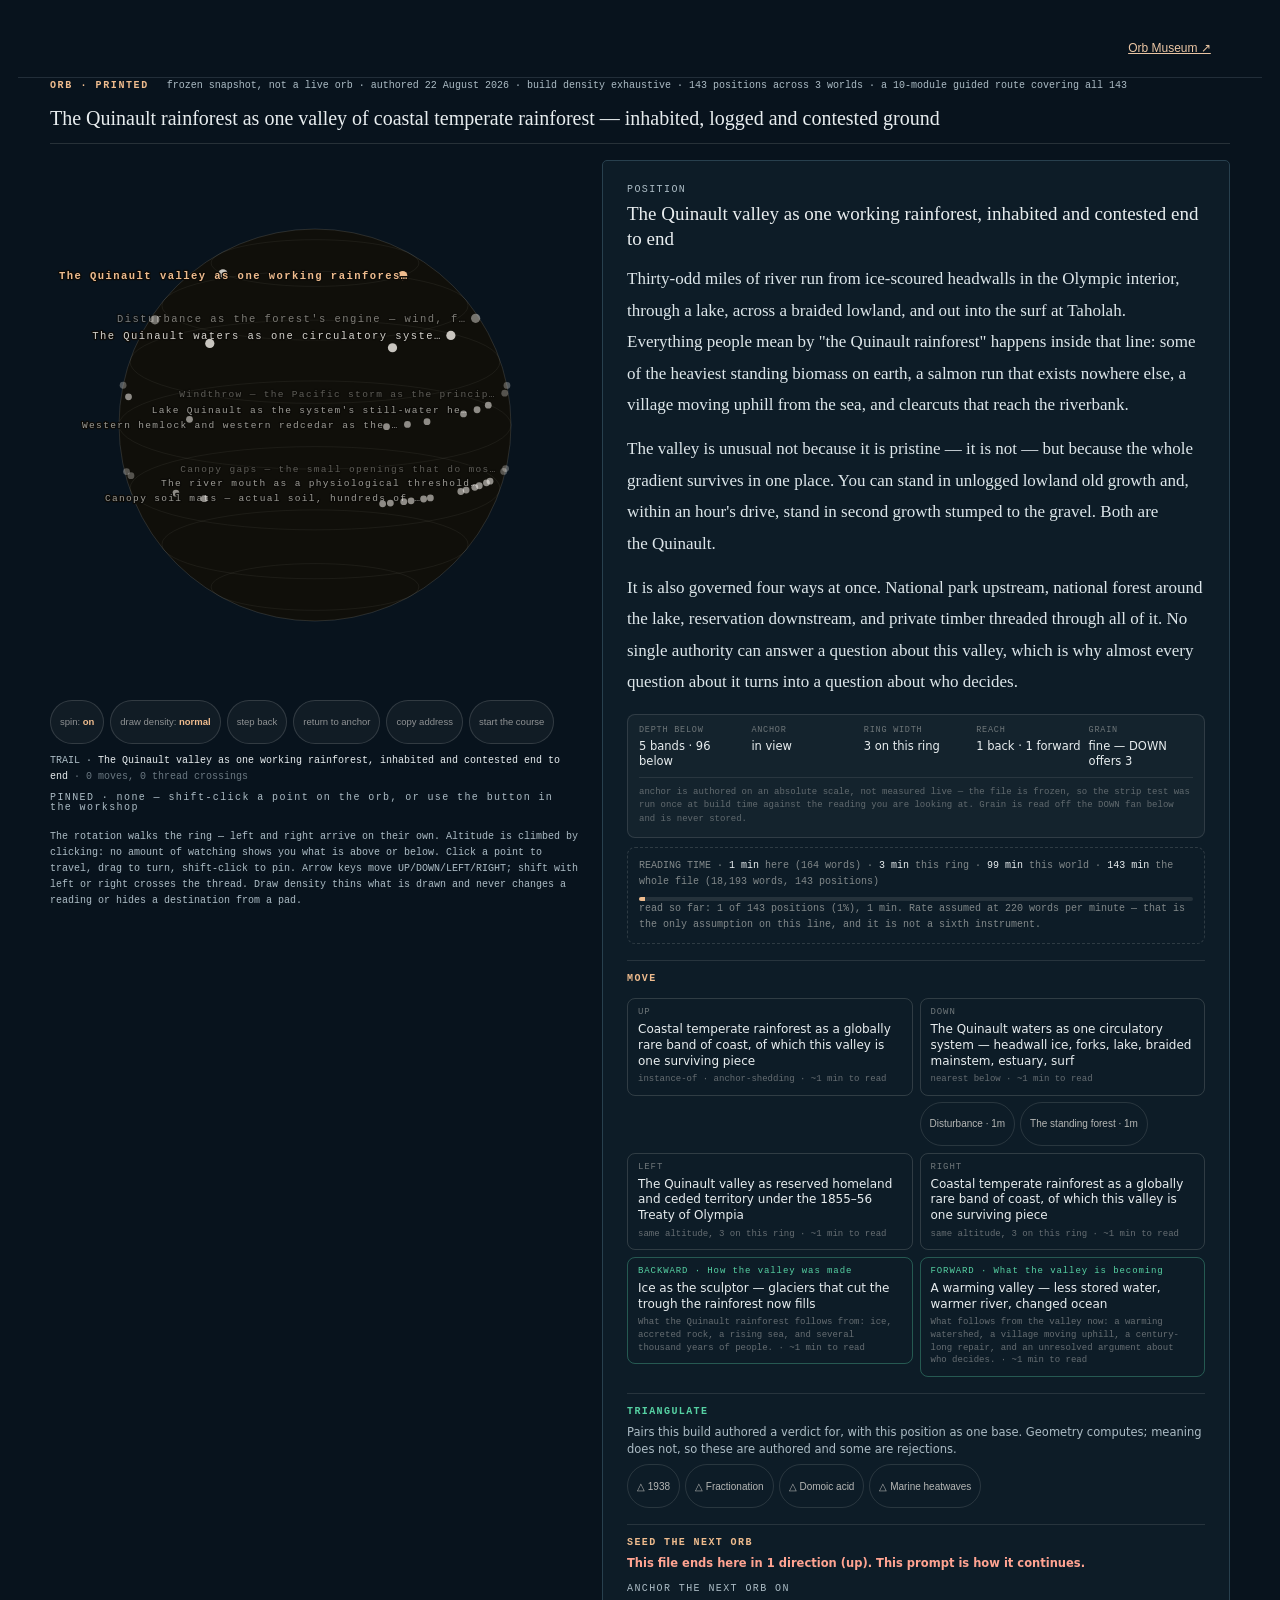
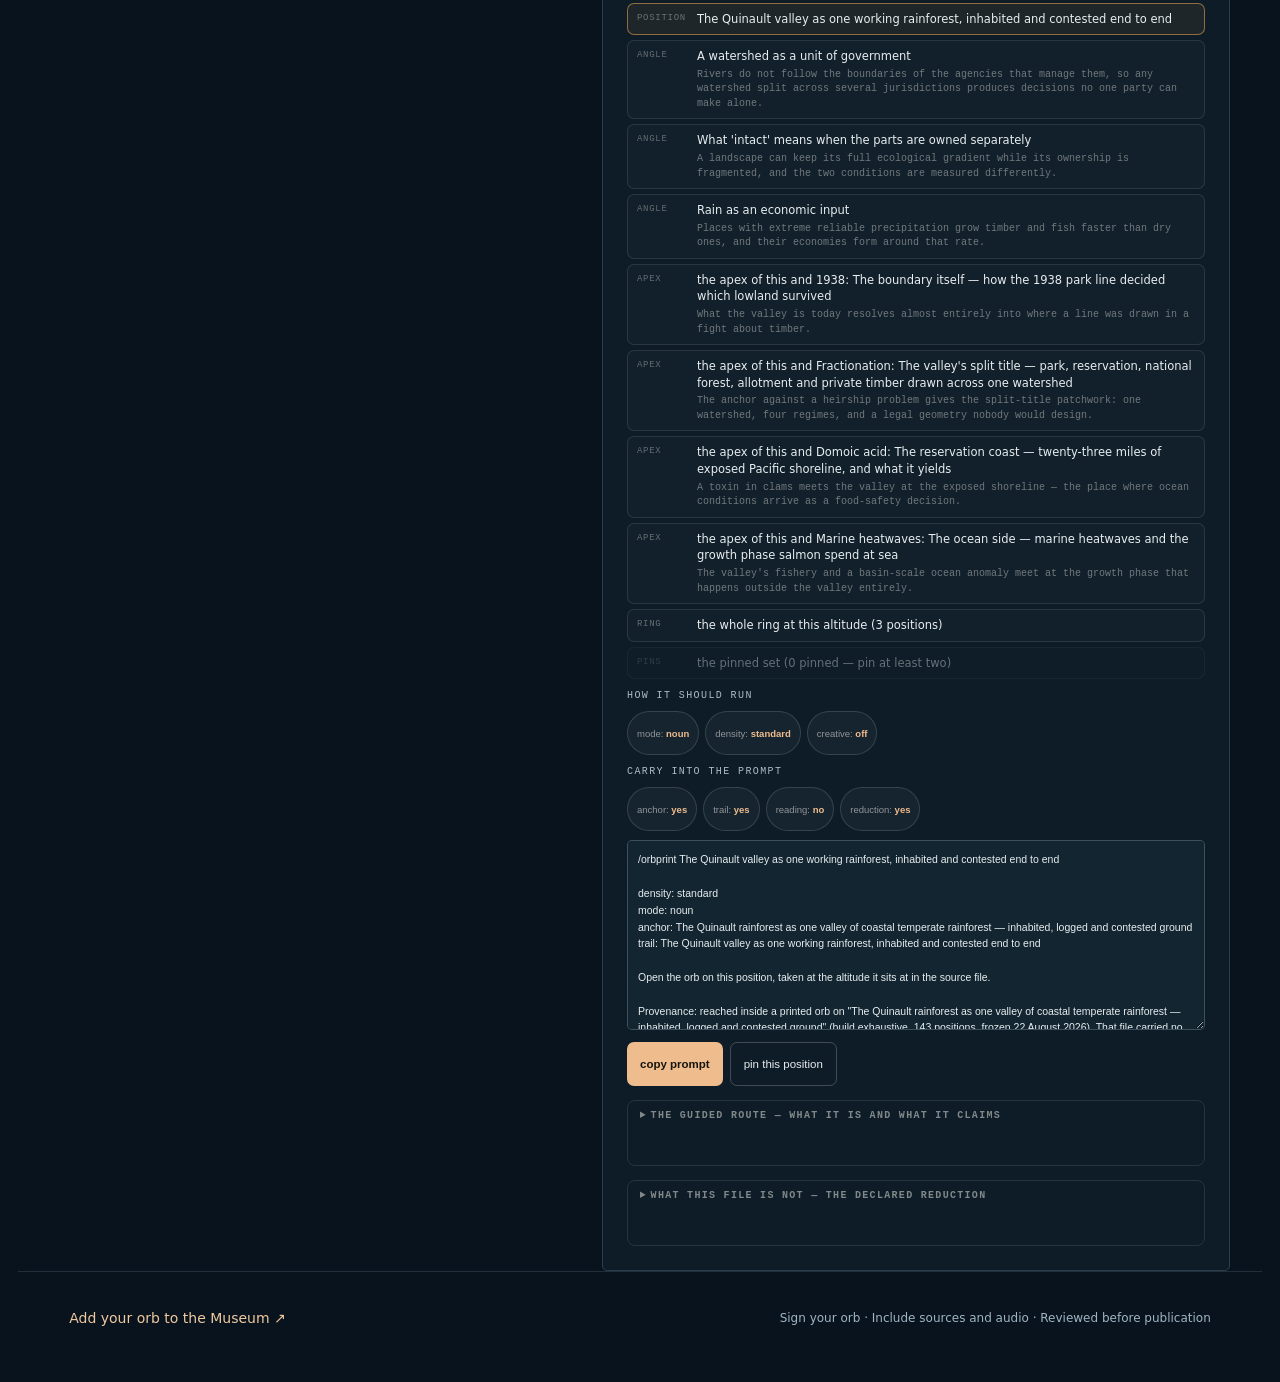
<file: original.html>
<!DOCTYPE html>
<html lang="en"><head>
<meta charset="utf-8">
<meta name="viewport" content="width=device-width,initial-scale=1">
<title>Orb — The Quinault rainforest</title>
<style>
:root{
  --ink:#16150f; --cream:#f6f3ec;
  --amber:oklch(.78 .13 70); --teal:oklch(.78 .13 165);
  --rust:oklch(.82 .13 30); --odd:oklch(.80 .13 310);
  --mono:ui-monospace,SFMono-Regular,Menlo,Consolas,monospace;
  --sans:system-ui,-apple-system,"Segoe UI",Roboto,sans-serif;
  --serif:Iowan Old Style,Palatino,Georgia,"Times New Roman",serif;
}
*{box-sizing:border-box}
html,body{margin:0;background:#0c0b08;color:var(--cream);font-family:var(--sans)}
body{padding:18px;display:flex;justify-content:center}
.wrap{width:100%;max-width:1180px}
.hd{display:flex;flex-wrap:wrap;gap:10px 18px;align-items:baseline;border-bottom:1px solid rgba(246,243,236,.13);padding-bottom:12px;margin-bottom:16px}
.brand{font:600 10px/1 var(--mono);letter-spacing:.16em;color:var(--amber)}
.snap{font:400 10px/1.5 var(--mono);color:rgba(246,243,236,.42)}
h1{font:500 20px/1.3 var(--serif);margin:2px 0 0;flex-basis:100%;text-wrap:pretty}
.cols{display:grid;grid-template-columns:530px minmax(0,1fr);gap:22px;align-items:start}
@media(max-width:980px){.cols{grid-template-columns:1fr}}
.stage{position:sticky;top:18px}
@media(max-width:980px){.stage{position:static}}
svg#orb{width:100%;height:auto;display:block;touch-action:pan-y;cursor:grab}
svg#orb:active{cursor:grabbing}
.node{cursor:pointer;outline:none}
.node .dot{fill:rgba(246,243,236,.55);transition:none}
.node .hit{fill:transparent}
.node .lbl{font:400 9.5px var(--mono);fill:rgba(246,243,236,.62);paint-order:stroke;stroke:#0c0b08;stroke-width:2.6px;stroke-linejoin:round;pointer-events:none}
.node[data-t="city"] .dot{r:4.6;fill:rgba(246,243,236,.8)}
.node[data-t="city"] .lbl{font-size:10.5px;fill:rgba(246,243,236,.86)}
.node[data-v="1"] .dot{fill:var(--teal)}
.node[data-cur="1"] .dot{fill:var(--amber)}
.node[data-cur="1"] .lbl{fill:var(--amber);font-weight:600}
.node[data-pin="1"] .dot{stroke:var(--odd);stroke-width:2}
.node:focus-visible .dot{stroke:var(--cream);stroke-width:2}
.ctl{display:flex;flex-wrap:wrap;gap:6px;margin-top:10px}
.sc{padding:5px 9px;border-radius:99px;border:1px solid rgba(246,243,236,.14);background:rgba(246,243,236,.04);font:400 9.5px/1 var(--mono);color:rgba(246,243,236,.55);cursor:pointer}
.sc b{font-weight:600;color:var(--amber)}
.sc:hover{border-color:rgba(246,243,236,.3)}
.route{margin-top:9px;font:400 10px/1.6 var(--mono);color:rgba(246,243,236,.45);text-wrap:pretty}
.route b{color:var(--cream);font-weight:500}
.route .x{color:var(--teal)}
.pinrail{margin-top:8px;display:flex;flex-wrap:wrap;gap:5px;align-items:center}
.pin{padding:4px 8px;border-radius:99px;border:1px solid oklch(.80 .13 310 / .45);font:400 9.5px/1 var(--mono);color:var(--odd);cursor:pointer}
.panel{background:#16150f;border:1px solid rgba(246,243,236,.12);border-radius:12px;padding:16px}
.lbl{font:400 10px/1 var(--mono);letter-spacing:.14em;color:rgba(246,243,236,.36)}
.pos{font:500 19px/1.3 var(--serif);margin-top:7px;text-wrap:pretty}
.read{font:300 15px/1.62 var(--serif);margin-top:12px;text-wrap:pretty;color:rgba(246,243,236,.94)}
.read p{margin:0 0 .75em}
.gauges{display:grid;grid-template-columns:repeat(auto-fit,minmax(88px,1fr));gap:8px;margin-top:16px;padding:11px;border:1px solid rgba(246,243,236,.12);border-radius:8px;background:rgba(246,243,236,.03)}
.gl{font:400 8.5px/1 var(--mono);letter-spacing:.09em;color:rgba(246,243,236,.4)}
.gv{font:500 11.5px/1.3 var(--sans);margin-top:5px}
.gauges .cap{grid-column:1/-1;font:400 9px/1.5 var(--mono);color:rgba(246,243,236,.34);border-top:1px solid rgba(246,243,236,.09);padding-top:8px;text-wrap:pretty}
.rt{margin-top:9px;padding:10px 11px;border:1px dashed rgba(246,243,236,.14);border-radius:8px;font:400 10px/1.6 var(--mono);color:rgba(246,243,236,.5)}
.rt b{color:var(--cream);font-weight:500}
.bar{height:4px;border-radius:99px;background:rgba(246,243,236,.1);margin-top:7px;overflow:hidden}
.bar i{display:block;height:100%;background:var(--amber)}
.pads{display:grid;grid-template-columns:1fr 1fr;gap:7px;margin-top:14px}
.pad{border:1px solid rgba(246,243,236,.15);border-radius:8px;padding:9px 10px;background:none;color:inherit;text-align:left;cursor:pointer;font:inherit}
.pad:hover{border-color:rgba(246,243,236,.34)}
.pad[disabled]{opacity:.42;cursor:default}
.pad .pd{font:400 9px/1 var(--mono);letter-spacing:.1em;color:rgba(246,243,236,.42)}
.pad .pt{font:500 12px/1.3 var(--sans);margin-top:5px;text-wrap:pretty}
.pad .pc{font:400 9px/1.4 var(--mono);color:rgba(246,243,236,.38);margin-top:4px}
.pad.thread{border-color:oklch(.78 .13 165 / .34)}
.pad.thread .pd{color:var(--teal)}
.pad.home{border-color:oklch(.82 .13 30 / .5);background:oklch(.82 .13 30 / .09)}
.pad.home .pd{color:var(--rust)}
.fan{margin-top:6px;display:flex;flex-wrap:wrap;gap:5px}
.fanb{border:1px solid rgba(246,243,236,.12);border-radius:99px;padding:4px 9px;background:none;color:rgba(246,243,236,.72);font:400 10px/1.3 var(--mono);cursor:pointer}
.fanb:hover{border-color:rgba(246,243,236,.3)}
.fanb.alt{border-color:oklch(.80 .13 310 / .4);color:var(--odd)}
.sec{margin-top:16px;border-top:1px solid rgba(246,243,236,.11);padding-top:13px}
.h2{font:600 10px/1 var(--mono);letter-spacing:.14em;color:var(--amber)}
.h2.t{color:var(--teal)}
.note{font:400 11.5px/1.5 var(--sans);color:rgba(246,243,236,.6);margin-top:7px;text-wrap:pretty}
.opts{margin-top:9px;display:flex;flex-direction:column;gap:5px}
.opt{display:flex;gap:8px;align-items:flex-start;padding:7px 9px;border:1px solid rgba(246,243,236,.11);border-radius:7px;cursor:pointer;background:rgba(246,243,236,.02)}
.opt.on{border-color:oklch(.78 .13 70 / .55);background:oklch(.78 .13 70 / .08)}
.opt .k{font:400 9px/1.4 var(--mono);color:rgba(246,243,236,.36);letter-spacing:.08em;flex:0 0 52px;padding-top:1px}
.opt .v{font:400 11.5px/1.45 var(--sans);flex:1;text-wrap:pretty}
.opt .f{display:block;font:400 10px/1.45 var(--mono);color:rgba(246,243,236,.42);margin-top:3px}
.opt input{display:none}
textarea{width:100%;margin-top:9px;min-height:190px;background:#0c0b08;color:rgba(246,243,236,.86);border:1px solid rgba(246,243,236,.14);border-radius:7px;padding:10px;font:400 10.5px/1.6 var(--mono);resize:vertical}
.btns{display:flex;gap:7px;margin-top:8px;flex-wrap:wrap}
.btn{padding:9px 13px;border-radius:7px;background:var(--amber);color:var(--ink);border:none;font:600 11.5px/1 var(--sans);cursor:pointer}
.btn.ghost{background:none;border:1px solid rgba(246,243,236,.22);color:var(--cream);font-weight:500}
details{margin-top:14px;border:1px solid rgba(246,243,236,.11);border-radius:8px;padding:10px 12px}
summary{font:600 10px/1 var(--mono);letter-spacing:.13em;color:rgba(246,243,236,.5);cursor:pointer}
table{width:100%;border-collapse:collapse;margin-top:10px;font:400 11px/1.45 var(--sans)}
td{padding:6px 8px;border-bottom:1px solid rgba(246,243,236,.08);vertical-align:top;color:rgba(246,243,236,.62)}
td:first-child{color:rgba(246,243,236,.88);width:47%}
.course{border:1px solid oklch(.78 .13 70 / .38);background:oklch(.78 .13 70 / .06);border-radius:10px;padding:12px 13px;margin-bottom:15px}
.course.off{display:none}
.crow{display:flex;justify-content:space-between;align-items:baseline;gap:10px;flex-wrap:wrap}
.cmod{font:600 11px/1.3 var(--mono);letter-spacing:.06em;color:var(--amber)}
.cn{font:400 9.5px/1 var(--mono);color:rgba(246,243,236,.45)}
.cwhy{font:400 12.5px/1.55 var(--sans);color:rgba(246,243,236,.86);margin-top:8px;text-wrap:pretty}
.cblurb{font:300 13px/1.55 var(--serif);color:rgba(246,243,236,.72);margin-top:7px;text-wrap:pretty}
.cmove{font:400 9.5px/1.4 var(--mono);color:var(--teal);margin-top:7px}
.cmove.jump{color:var(--odd)}
.coff{font:400 10.5px/1.45 var(--mono);color:var(--rust);margin-top:7px}
.cbtns{display:flex;gap:6px;margin-top:9px;flex-wrap:wrap}
.foot{margin-top:16px;font:400 10px/1.6 var(--mono);color:rgba(246,243,236,.3);text-wrap:pretty}
</style><!-- ORB-READER-STANDARD:STYLE:START -->
<style id="orb-reader-standard">
/* ORB reader standard 1.0.0. Presentation only; authored content keeps its identity. */
@media screen {
html:has(body[data-orb-reader]){color-scheme:dark;background:#08131d;scroll-padding-top:24px}
body[data-orb-reader]{background:#08131d;color:#e8edef;font-family:Inter,"Segoe UI",Arial,sans-serif;font-synthesis:none;--reader-ink:#e8edef;--reader-muted:#acbcc5;--reader-line:#b5c9d326;--reader-accent:#efbc8e}
body[data-orb-reader] :is(button,input,textarea,select){font-family:inherit}
body[data-orb-reader] :is(button,summary,select){min-height:44px;touch-action:manipulation}
body[data-orb-reader] :is(a,button,summary,input,textarea,select):focus-visible{outline:2px solid #efbc8e;outline-offset:4px}
body[data-orb-reader] :is(button,a,summary){transition:color .18s,background-color .18s,border-color .18s}
body[data-orb-reader] :is(input:not([type=range]):not([type=checkbox]):not([type=radio]),textarea,select){background:#122531;color:#e8edef;border-color:#b5c9d344;border-radius:5px}
body[data-orb-reader] :is(dialog,.modal){background:#10222e;color:#e8edef;border-color:#b5c9d340;border-radius:8px}
body[data-orb-reader] dialog::backdrop{background:#020812bd;backdrop-filter:blur(6px)}
body[data-orb-reader] :is(header,.site-header,.topbar){background:#08131d;color:#e8edef;border-color:#b5c9d326}
body[data-orb-reader] :is(header,.site-header,.topbar) a{color:#d4e0e6}
body[data-orb-reader] :is(header,.site-header,.topbar) a:hover{color:#efbc8e}
body[data-orb-reader] :is(.reader,.reader-panel,.content-column,article.reading){background:#0c1b26;color:#e8edef}
body[data-orb-reader] :is(.reader,.reader-panel,.content-column,article.reading) :is(p,li){overflow-wrap:break-word}
body[data-orb-reader] :is(.reader,.reader-panel,.content-column,article.reading) a{color:#e8c8a9}
body[data-orb-reader] :is(.map-panel,.map-pane,.navigator,.orb-column,.sphere-panel){background:#091722;color:#e8edef;border-color:#b5c9d326}
body[data-orb-reader] :is(.eyebrow,.kicker,.meta,.map-caption,.map-note,.note-status,.anchor){color:#aebdc6}
body[data-orb-reader] :is(footer,.utility-bar,.below,.page-footer){color:#acbcc5;border-color:#b5c9d326}
body[data-orb-reader] :is(.transport,.listen,.music-player,.film-player){background:#10222e;color:#e8edef;border-color:#b5c9d32c}
body[data-orb-reader] :is(.compass,.directions,.thread-compass) button{color:#d2dfe6;background:#112530;border-color:#b5c9d32c;border-radius:5px}
body[data-orb-reader] :is(.compass,.directions,.thread-compass) button:hover:not(:disabled){background:#1b3340;border-color:#efbc8e77;color:#fff}
body[data-orb-reader] :is(.primary,.solid,.chosen){background:#ebbe97;color:#14212b;border-color:#ebbe97}
body[data-orb-reader] button:disabled{opacity:.5}
body[data-orb-reader] .reader-disclosure{border:0;border-top:1px solid #b5c9d326;padding:0;margin:18px 0 0;color:#e8edef}
body[data-orb-reader] .reader-disclosure>summary{display:flex;align-items:center;gap:12px;cursor:pointer;font-size:13px;letter-spacing:0;font-weight:400;list-style:none;margin:0;padding:12px 0;color:#d0dee6}
body[data-orb-reader] .reader-disclosure>summary::after{content:'+';margin-left:auto;color:#efbc8e;font-size:18px}
body[data-orb-reader] .reader-disclosure[open]>summary::after{content:'−'}
body[data-orb-reader] .reader-disclosure>summary::-webkit-details-marker{display:none}
.reader-reaches{max-width:1600px;margin:0 auto;padding:35px clamp(22px,4vw,64px) 42px;border-top:1px solid #b5c9d326;color:#e8edef;font:14px/1.7 Inter,"Segoe UI",Arial,sans-serif;background:#0a1822}
.reader-reaches h2{font:400 22px/1.3 Inter,"Segoe UI",Arial,sans-serif;letter-spacing:-.3px;margin:0 0 5px}
.reader-reaches>p{color:#a9becb;font-size:13px;margin:0 0 22px}
.reader-reach-list{display:grid;grid-template-columns:repeat(2,minmax(0,1fr));gap:24px 45px;list-style:none;padding:0;margin:0}
.reader-reach-list li{display:grid;grid-template-columns:34px 1fr;column-gap:14px;align-content:start}
.reader-reach-list li::before{content:'';grid-column:1;grid-row:1/4;width:28px;height:28px;margin-top:7px;border-radius:50%;background:radial-gradient(circle at 29% 24%,#f8eddd,#acc4ca 17%,#537d91 40%,#142a3c 70%,#08131d 88%);box-shadow:0 0 20px #aac7df26}
.reader-reach-list a{grid-column:2;color:#f0d5bc;text-decoration:none;min-height:44px;display:flex;align-items:center;font-size:15px}
.reader-reach-list a:hover{text-decoration:underline;text-underline-offset:5px}
.reader-reach-list span{grid-column:2;font-size:12px;color:#a9becb;max-width:550px}
.reader-library-return{display:inline-flex;align-items:center;min-height:44px;color:#eac5a3!important;font-size:12px;margin-top:20px}
.reader-return-bar{display:flex;justify-content:flex-end;align-items:center;min-height:60px;padding:6px 4vw;background:#08131d;border-bottom:1px solid #b5c9d326}
body[data-orb-reader="semantic"] h1{font-size:clamp(28px,3.2vw,42px);font-weight:400;margin:26px 4vw}
body[data-orb-reader="semantic"] .portable-layout{grid-template-columns:minmax(0,1.1fr) minmax(0,1fr);margin:0 4vw 40px;gap:40px}
body[data-orb-reader="semantic"] #orb-canvas{height:440px}
body[data-orb-reader="semantic"] .reading p{color:#c6d4dd;font-size:16px;line-height:1.85;max-width:65ch}
body[data-orb-reader="semantic"] button{background:#112530;color:#d9e5ec;border-color:#b5c9d333}
body[data-orb-reader="semantic"] button[aria-current=true]{border-color:#efbc8e;color:#efbc8e}
/* The field guide is the reference composition. */
body[data-orb-reader="the-orb-skill"]{--paper:#08131d;--background:#08131d;--white:#112530;--ink:#e8edef;--muted:#acbcc5;--line:#b5c9d326;--accent:#efbc8e;--green:#efbc8e;--soft:#112530;--serif:Inter,"Segoe UI",Arial,sans-serif;--sans:Inter,"Segoe UI",Arial,sans-serif}
body[data-orb-reader="the-orb-skill"] .header-inner{max-width:1600px;padding:0 4vw;min-height:64px}
body[data-orb-reader="the-orb-skill"] .brand{font-size:23px;font-weight:450}
body[data-orb-reader="the-orb-skill"] .brand::before{width:25px;height:25px;background:radial-gradient(circle at 29% 24%,#f8eddd,#acc4ca 17%,#537d91 40%,#142a3c 70%,#08131d 88%)}
body[data-orb-reader="the-orb-skill"] .nav{font-size:12px;gap:24px}
body[data-orb-reader="the-orb-skill"] .attribution{font-size:10px;color:#91a7b4}
body[data-orb-reader="the-orb-skill"] .field-tools{max-width:1600px;padding:7px 4vw 0}
body[data-orb-reader="the-orb-skill"] .field-tools .topnav{font-size:11px;gap:22px}
body[data-orb-reader="the-orb-skill"] .field-tools button{color:#acbcc5}
body[data-orb-reader="the-orb-skill"] .field-banner{max-width:1600px;padding:8px 4vw 25px}
body[data-orb-reader="the-orb-skill"] .workspace-heading{min-height:0;background:none;border:0;border-radius:0;padding:0;gap:8px;overflow:visible}
body[data-orb-reader="the-orb-skill"] .workspace-heading::before,body[data-orb-reader="the-orb-skill"] .workspace-heading::after{display:none}
body[data-orb-reader="the-orb-skill"] .workspace-heading h1{font-size:30px;font-weight:400;letter-spacing:-.8px;max-width:100%}
body[data-orb-reader="the-orb-skill"] .workspace-heading p{font-size:13px;color:#9eb3c0;max-width:none}
body[data-orb-reader="the-orb-skill"] .workspace{max-width:1600px;padding:0;grid-template-columns:minmax(0,1.15fr) minmax(0,1fr);min-height:0;border-top:1px solid #b5c9d326}
body[data-orb-reader="the-orb-skill"] .map-panel{padding:25px clamp(24px,3vw,48px) 30px;background:radial-gradient(ellipse at 50% 43%,#1630427a,transparent 62%),#091722}
body[data-orb-reader="the-orb-skill"] .sticky-map{position:sticky;top:20px}
body[data-orb-reader="the-orb-skill"] .map-toolbar{font-size:12px}
body[data-orb-reader="the-orb-skill"] .view-switch{gap:22px}
body[data-orb-reader="the-orb-skill"] .orb-stage{height:clamp(330px,36vw,505px);max-width:720px}
body[data-orb-reader="the-orb-skill"] #globe>circle{fill:transparent;stroke:#a8c9dd50;stroke-width:.7}
body[data-orb-reader="the-orb-skill"] #grid path{stroke:#95bed7;opacity:.27}
body[data-orb-reader="the-orb-skill"] #connections path{stroke:#efbc8e;stroke-width:1;opacity:.6}
body[data-orb-reader="the-orb-skill"] .map-point circle{fill:url(#reader-point-surface);stroke:#accbd481;filter:drop-shadow(0 0 5px #a8cce947)}
body[data-orb-reader="the-orb-skill"] .map-point text{fill:#e8f0f5!important;font-size:8px}
body[data-orb-reader="the-orb-skill"] .map-point[aria-pressed=true] circle{fill:#bb916a;stroke:#ffdab3;filter:drop-shadow(0 0 9px #efbc8e77)}
body[data-orb-reader="the-orb-skill"] .orb-label{fill:#87a4b7;letter-spacing:2px;font-size:8px}
body[data-orb-reader="the-orb-skill"] .reader-point-preview{min-height:42px;font-size:13px;text-align:center;color:#d2e0e9;margin:0 0 8px;display:flex;align-items:center;justify-content:center;max-width:480px;margin-inline:auto}
body[data-orb-reader="the-orb-skill"] .map-caption{font-size:10px;color:#8da8b9}
body[data-orb-reader="the-orb-skill"] .rotate{color:#b7c9d5;font-size:11px;bottom:28px}
body[data-orb-reader="the-orb-skill"] .map-list{height:450px}
body[data-orb-reader="the-orb-skill"] .map-list button{padding:13px 3px;font-size:13px}
body[data-orb-reader="the-orb-skill"] .reader{padding:30px clamp(25px,3.5vw,56px) 45px;border-left:1px solid #b5c9d321}
body[data-orb-reader="the-orb-skill"] .reader-top{font-size:10px;letter-spacing:.07em}
body[data-orb-reader="the-orb-skill"] .reader h2{font-size:clamp(27px,2.6vw,39px);line-height:1.18;letter-spacing:-.8px;font-weight:400;margin:0 0 25px}
body[data-orb-reader="the-orb-skill"] .reading p,body[data-orb-reader="the-orb-skill"] .reading p:first-child{font-size:15px;line-height:1.85;color:#c6d4dd;margin-bottom:20px;max-width:65ch}
body[data-orb-reader="the-orb-skill"] .anchor{margin:7px 0 24px;color:#8ca5b5}
body[data-orb-reader="the-orb-skill"] .direction{background:#112530;padding:11px 12px;border-radius:5px}
body[data-orb-reader="the-orb-skill"] .direction strong{font-size:10px;letter-spacing:.06em}
body[data-orb-reader="the-orb-skill"] .direction span{font-size:12px;color:#b4c8d5}
body[data-orb-reader="the-orb-skill"] .history-controls{border-top:1px solid #b5c9d326;margin-top:18px;padding:5px 0 0;flex-wrap:wrap}
body[data-orb-reader="the-orb-skill"] .history-controls button{font-size:12px;color:#b5c9d5}
body[data-orb-reader="the-orb-skill"] .practice{border:0;padding-top:10px;margin:0}
body[data-orb-reader="the-orb-skill"] .exercise{font-size:18px;line-height:1.65;color:#d4e0e6}
body[data-orb-reader="the-orb-skill"] .practice textarea{background:#10222e;border-radius:5px;border-color:#b5c9d338;font-size:14px}
body[data-orb-reader="the-orb-skill"] .outline{border-color:#b5c9d344;color:#d3e0e8;border-radius:5px;font-weight:400}
body[data-orb-reader="the-orb-skill"] .loop{color:#8ca5b5;margin:28px 0 24px;font-size:9px;letter-spacing:.05em}
body[data-orb-reader="the-orb-skill"] details>summary{font-size:12px;font-weight:400;padding:12px 0;color:#d4dfe7}
body[data-orb-reader="the-orb-skill"] details p,body[data-orb-reader="the-orb-skill"] details li{font-size:13px;line-height:1.75}
body[data-orb-reader="the-orb-skill"] .trail{max-width:1600px;padding:22px 4vw;background:#08131d}
body[data-orb-reader="the-orb-skill"] .trail-items button{font-size:11px}
body[data-orb-reader="the-orb-skill"] .utility-bar{max-width:1600px;padding:24px 4vw;font-size:11px}
body[data-orb-reader="the-orb-skill"] .toast{background:#e5c3a3;color:#10212d}
body[data-orb-reader="the-orb-skill"] .print-only{display:none}
@media(max-width:760px){
.reader-reach-list{grid-template-columns:1fr;gap:22px}.reader-reaches{padding:28px 22px}
body[data-orb-reader="semantic"] .portable-layout{display:block;margin:0 22px 32px}
body[data-orb-reader="semantic"] #orb-canvas{height:300px}
body[data-orb-reader="semantic"] .reading{margin-top:30px}
body[data-orb-reader="the-orb-skill"] .header-inner{padding:10px 22px;gap:10px;min-height:60px;flex-wrap:wrap}
body[data-orb-reader="the-orb-skill"] .nav{margin-left:auto;flex-basis:auto;gap:18px;min-height:44px}
body[data-orb-reader="the-orb-skill"] .nav a{font-size:12px}
body[data-orb-reader="the-orb-skill"] .nav a:not(:first-child){display:none}
body[data-orb-reader="the-orb-skill"] .field-tools{padding:0 22px;justify-content:flex-start}
body[data-orb-reader="the-orb-skill"] .field-tools .topnav{flex-wrap:wrap;gap:0 20px;font-size:11px}
body[data-orb-reader="the-orb-skill"] .field-tools .topnav>a{display:none}
body[data-orb-reader="the-orb-skill"] .field-banner{padding:13px 22px 22px}
body[data-orb-reader="the-orb-skill"] .workspace-heading h1{font-size:28px}
body[data-orb-reader="the-orb-skill"] .workspace-heading p{max-width:none;font-size:12px}
body[data-orb-reader="the-orb-skill"] .workspace{display:block;padding:0}
body[data-orb-reader="the-orb-skill"] .map-panel{padding:15px 22px 18px;border-right:0}
body[data-orb-reader="the-orb-skill"] .sticky-map{position:static}
body[data-orb-reader="the-orb-skill"] .orb-stage{height:290px;margin:0 -8px}
body[data-orb-reader="the-orb-skill"] .reader-point-preview{font-size:12px;min-height:40px}
body[data-orb-reader="the-orb-skill"] .history-controls{margin-top:6px;gap:14px}
body[data-orb-reader="the-orb-skill"] .reader-disclosure{margin-top:8px}
body[data-orb-reader="the-orb-skill"] .reader{padding:29px 24px 34px;border-left:0;border-top:1px solid #b5c9d326}
body[data-orb-reader="the-orb-skill"] .reader h2{font-size:30px;line-height:1.2}
body[data-orb-reader="the-orb-skill"] .reading p{font-size:15px;line-height:1.85}
body[data-orb-reader="the-orb-skill"] .trail{display:block;padding:18px 24px}
body[data-orb-reader="the-orb-skill"] .utility-bar{display:block;padding:20px 24px;line-height:1.8}
body[data-orb-reader="the-orb-skill"] .utility-bar a{display:inline-flex;align-items:center;min-height:44px}
}
@media(prefers-reduced-motion:reduce){body[data-orb-reader] *,body[data-orb-reader] *::before,body[data-orb-reader] *::after{animation:none!important;transition:none!important;scroll-behavior:auto!important}}
}
.reader-museum-actions,.reader-contributor{max-width:1440px;margin:0 auto;padding:24px clamp(22px,4vw,64px);border-top:1px solid #b5c9d326;color:#b5c9d5;font:14px/1.6 system-ui,sans-serif}
.reader-museum-actions{display:flex;align-items:center;justify-content:space-between;flex-wrap:wrap;gap:8px 24px;background:#08131d}
.reader-museum-actions .reader-museum-add{display:inline-flex;align-items:center;min-height:44px;color:#efc9a0;text-decoration:none;font-weight:500}
.reader-museum-actions .reader-museum-add:hover{text-decoration:underline}
.reader-museum-actions .reader-museum-add:focus-visible{outline:2px solid #efc9a0;outline-offset:5px;border-radius:3px}
.reader-museum-actions span{font-size:12px;color:#a0b5c3}
.reader-contributor strong{font-weight:500;color:#e6d7c5;overflow-wrap:anywhere}
@media print{.reader-reaches,.reader-point-preview,.reader-library-return,.reader-return-bar,.reader-disclosure,.reader-museum-actions{display:none!important}}

/* ORB reader family adapters, 2026-09-15.
 * Kept separate from the shared shell: historical readers use opposite meanings
 * for --ink and --paper. Nothing here changes authored content, media, routes,
 * audio timing, visibility of features, or print output.
 */
@media screen {
  /* Quinault: keep its continuous player and serif spoken readings. */
  body[data-orb-reader="Quinault-orb"][data-orb-page="index"] {
    --bg:#08131d; --panel:#0d1c27; --paper:#e8edef;
    --muted:#acbcc5; --accent:#efbc8e; --line:#28404e;
  }
  body[data-orb-reader="Quinault-orb"][data-orb-page="index"] main {max-width:1680px;padding-top:28px}
  body[data-orb-reader="Quinault-orb"][data-orb-page="index"] .intro {gap:32px;margin-bottom:26px}
  body[data-orb-reader="Quinault-orb"][data-orb-page="index"] h1 {font-size:clamp(44px,4.6vw,68px);letter-spacing:-.04em;margin-block:6px 12px}
  body[data-orb-reader="Quinault-orb"][data-orb-page="index"] .dek {font-size:15px;color:#acbcc5;max-width:42ch}
  body[data-orb-reader="Quinault-orb"][data-orb-page="index"] .durations button {font-size:20px;min-height:48px}
  body[data-orb-reader="Quinault-orb"][data-orb-page="index"] .durations .chosen {background:#23323a;color:#f2d4b9}
  body[data-orb-reader="Quinault-orb"][data-orb-page="index"] .dek br {display:block}
  body[data-orb-reader="Quinault-orb"][data-orb-page="index"] .orb-stage {height:clamp(370px,35vw,560px);background:radial-gradient(ellipse at 50% 48%,#315b7138,transparent 65%)}
  body[data-orb-reader="Quinault-orb"][data-orb-page="index"] .point-list button {font-size:12px;border-bottom-color:#203541}
  body[data-orb-reader="Quinault-orb"][data-orb-page="index"] :is(.point-list .num,.orb-whisper,.map-note,figcaption) {color:#acbcc5}
  body[data-orb-reader="Quinault-orb"][data-orb-page="index"] .content-column {padding:24px 28px;max-width:700px}
  body[data-orb-reader="Quinault-orb"][data-orb-page="index"] :is(#scene,#diagram) {height:auto;aspect-ratio:16/9;background:#0d1c27}
  body[data-orb-reader="Quinault-orb"][data-orb-page="index"] #reading {font-size:19px;line-height:1.85;color:#dde6ea;max-width:64ch}
  body[data-orb-reader="Quinault-orb"][data-orb-page="index"] .transport {background:#0b1924f5;border-color:#28404e;padding-bottom:max(12px,env(safe-area-inset-bottom))}
  body[data-orb-reader="Quinault-orb"][data-orb-page="index"] .play {background:#efbc8e;color:#15212b;border-color:#efbc8e}
  body[data-orb-reader="Quinault-orb"][data-orb-page="index"] .play:hover {background:#f5cfaa;color:#15212b}

  /* Olympic: the compiled atlas, source shell, and two authored audio editions. */
  body[data-orb-reader="olympic-national-park"] {--muted:#acbcc5;--line:#28404e;--accent:#efbc8e;--dark:#0d1c27}
  body[data-orb-reader="olympic-national-park"]:is([data-orb-page="index"],[data-orb-page="shell"],[data-orb-page="courses"]) {--ink:#e8edef;--paper:#08131d}
  body[data-orb-reader="olympic-national-park"] :is(.topbar,.map-shell,.sphere-panel) {background:#0d1c27;color:#e8edef}
  body[data-orb-reader="olympic-national-park"] :is(.topbar,header,.site-footer,footer) {border-color:#28404e}
  body[data-orb-reader="olympic-national-park"] .hero {min-height:230px}
  body[data-orb-reader="olympic-national-park"] .hero-inner {padding-block:28px}
  body[data-orb-reader="olympic-national-park"] .hero h1 {font-size:clamp(38px,4.2vw,62px);max-width:800px;margin-block:8px 12px;line-height:1.05}
  body[data-orb-reader="olympic-national-park"] .hero p {font-size:14px;max-width:62ch}
  body[data-orb-reader="olympic-national-park"] .hero-aside a {background:#efbc8e;color:#15212b}
  body[data-orb-reader="olympic-national-park"] .intro-strip {padding-block:14px;color:#acbcc5}
  body[data-orb-reader="olympic-national-park"] .intro-strip strong {color:#e8edef}
  body[data-orb-reader="olympic-national-park"] .workspace {max-width:1680px;padding-top:28px;gap:clamp(28px,4vw,64px)}
  body[data-orb-reader="olympic-national-park"] .map-shell {padding:20px 22px;background:radial-gradient(ellipse at 50% 40%,#1a394c55,transparent 70%),#0b1924}
  body[data-orb-reader="olympic-national-park"] .orb-wrap {margin-inline:-10px;max-height:none}
  body[data-orb-reader="olympic-national-park"] .reader {max-width:700px;padding-top:8px}
  body[data-orb-reader="olympic-national-park"] .reader h2 {font-size:clamp(30px,3vw,43px);line-height:1.15}
  body[data-orb-reader="olympic-national-park"] :is(.reading,.research-method p) {color:#dde6ea;font-size:19px;line-height:1.85;max-width:64ch}
  body[data-orb-reader="olympic-national-park"] :is(.floor-question,.journey-box) {background:#0d1c27;border-color:#efbc8e}
  body[data-orb-reader="olympic-national-park"] .journey-controls .primary {background:#efbc8e;color:#15212b;border-color:#efbc8e}
  body[data-orb-reader="olympic-national-park"] :is(.photo-frame,.photo-frame.contain img,.image-stage) {background:#0a1721}
  body[data-orb-reader="olympic-national-park"] .media-picker button[aria-pressed=true] {background:#efbc8e;color:#15212b}
  body[data-orb-reader="olympic-national-park"] :is(.direction-grid button:hover:not(:disabled),.contents-list button:hover,.contents-list button[aria-current=true]) {background:#1b303e}
  body[data-orb-reader="olympic-national-park"] :is(.map-current small,.map-note,.map-actions span,.parent-context,.sphere-caption span,.sphere-caption p,.keyboard-guide) {color:#acbcc5}
  body[data-orb-reader="olympic-national-park"] :is(dialog,.search-row input,.search-row select,textarea) {background:#0d1c27;color:#e8edef;border-color:#28404e}
  body[data-orb-reader="olympic-national-park"] dialog .action {background:#efbc8e;color:#15212b}
  body[data-orb-reader="olympic-national-park"].map-expanded .workspace {max-width:1200px}
  body[data-orb-reader="olympic-national-park"][data-orb-page="courses"] main {max-width:1680px;padding-top:28px}
  body[data-orb-reader="olympic-national-park"][data-orb-page="courses"] .opening {gap:32px;margin-bottom:26px}
  body[data-orb-reader="olympic-national-park"][data-orb-page="courses"] .opening h1 {font-size:clamp(32px,3.5vw,48px)}
  body[data-orb-reader="olympic-national-park"][data-orb-page="courses"] .sphere-panel {background:radial-gradient(ellipse at 50% 38%,#24445955,transparent 65%),#0b1924}
  body[data-orb-reader="olympic-national-park"][data-orb-page="courses"] .sphere-panel canvas {aspect-ratio:1;max-height:600px}
  body[data-orb-reader="olympic-national-park"][data-orb-page="courses"] :is(.mode-control select,.sphere-panel select,.sphere-panel option) {background:#112331;color:#e8edef;border-color:#28404e}
  body[data-orb-reader="olympic-national-park"][data-orb-page="courses"] #course-reading {font-size:19px;line-height:1.85;max-width:64ch}
  body[data-orb-reader="olympic-national-park"][data-orb-page="courses"] #course-reading p:not(.speaking) {color:#c6d2d9}
  body[data-orb-reader="olympic-national-park"][data-orb-page="courses"] #course-reading p.speaking {color:#f3d6b9;border-color:#efbc8e}
  body[data-orb-reader="olympic-national-park"][data-orb-page="courses"] .transport {background:#0b1924f5;border-color:#28404e;padding-bottom:max(10px,env(safe-area-inset-bottom))}
  body[data-orb-reader="olympic-national-park"][data-orb-page="courses"] .transport-actions button {background:#142635;color:#e8edef}
  body[data-orb-reader="olympic-national-park"][data-orb-page="courses"] .transport-actions .primary {background:#efbc8e;color:#15212b;border-color:#efbc8e}
  body[data-orb-reader="olympic-national-park"][data-orb-page="courses"] input {accent-color:#efbc8e}
  body[data-orb-reader="olympic-national-park"][data-orb-page="rest"] :is(header p,.quiet,#status,footer) {color:#acbcc5}
  body[data-orb-reader="olympic-national-park"][data-orb-page="rest"] :is(button,select) {background:#112331;color:#e8edef;border-color:#28404e}
  body[data-orb-reader="olympic-national-park"][data-orb-page="rest"] #play {background:#efbc8e;color:#15212b}
  body[data-orb-reader="olympic-national-park"][data-orb-page="rest"] #reading {max-width:68ch}
  body[data-orb-reader="olympic-national-park"][data-orb-page="rest"] #reading .speaking {color:#f3d6b9;border-color:#efbc8e}
  body[data-orb-reader="olympic-national-park"][data-orb-page="olympic-guided-dream"] .manuscript {font-family:Georgia,'Times New Roman',serif;color:#dde6ea}
  body[data-orb-reader="olympic-national-park"][data-orb-page="olympic-guided-dream"] :is(.deck,.credit,.note,h2,h2 span,.evidence) {color:#acbcc5}
  body[data-orb-reader="olympic-national-park"][data-orb-page="olympic-guided-dream"] .tools button {background:#142635;color:#e8edef;border-color:#28404e}

  /* The linked original Quinault edition keeps its historical navigation. */
  body[data-orb-reader="Quinault-orb"][data-orb-page="original"] {display:block;--cream:#e8edef;--amber:#efbc8e}
  body[data-orb-reader="Quinault-orb"][data-orb-page="original"] .wrap {margin-inline:auto}
  body[data-orb-reader="Quinault-orb"][data-orb-page="original"] .panel {background:#0d1c27;border-color:#28404e;border-radius:5px;padding:24px}
  body[data-orb-reader="Quinault-orb"][data-orb-page="original"] .read {color:#dde6ea;font-size:17px;line-height:1.85}
  body[data-orb-reader="Quinault-orb"][data-orb-page="original"] :is(.snap,.route,.lbl,.note,.foot) {color:#acbcc5}

  /* Salmon: the seasonal table is part of the guide and keeps its scroll area. */
  body[data-orb-reader="south-sound-salmon-watching-guide"][data-orb-page="index"] {--bg:#08131d;--panel:#0d1c27;--ink:#e8edef;--dim:#acbcc5;--gold:#efbc8e;--line:#28404e}
  body[data-orb-reader="south-sound-salmon-watching-guide"][data-orb-page="index"] .intro {padding-block:26px 18px}
  body[data-orb-reader="south-sound-salmon-watching-guide"][data-orb-page="index"] h1 {font-size:clamp(34px,3.8vw,56px)}
  body[data-orb-reader="south-sound-salmon-watching-guide"][data-orb-page="index"] .dek {position:static;font-size:16px;margin:10px 0 0}
  body[data-orb-reader="south-sound-salmon-watching-guide"][data-orb-page="index"] .workspace {max-width:1680px;margin:auto;gap:clamp(28px,4vw,64px)}
  body[data-orb-reader="south-sound-salmon-watching-guide"][data-orb-page="index"] .orb {max-width:650px;background:radial-gradient(ellipse,#24445930,transparent 66%)}
  body[data-orb-reader="south-sound-salmon-watching-guide"][data-orb-page="index"] .point-label {font-size:12px;text-shadow:0 1px 7px #08131d,0 0 4px #08131d}
  body[data-orb-reader="south-sound-salmon-watching-guide"][data-orb-page="index"] .point-label.active {background:#132635e8;color:#efbc8e}
  body[data-orb-reader="south-sound-salmon-watching-guide"][data-orb-page="index"] #reading {min-width:0;max-width:700px;padding-top:8px}
  body[data-orb-reader="south-sound-salmon-watching-guide"][data-orb-page="index"] #prose {max-width:64ch}
  body[data-orb-reader="south-sound-salmon-watching-guide"][data-orb-page="index"] #prose p {font-size:17px;line-height:1.85;color:#dde6ea}
  body[data-orb-reader="south-sound-salmon-watching-guide"][data-orb-page="index"] #prose p.spoken {color:#f3d6b9}
  body[data-orb-reader="south-sound-salmon-watching-guide"][data-orb-page="index"] #point-image[data-type="photo"] {background:#0a1721}
  body[data-orb-reader="south-sound-salmon-watching-guide"][data-orb-page="index"] .planner {background:#0d1c27;color:#e8edef;border-block:1px solid #28404e;padding-block:40px}
  body[data-orb-reader="south-sound-salmon-watching-guide"][data-orb-page="index"] :is(.planner .muted,th,td small) {color:#acbcc5}
  body[data-orb-reader="south-sound-salmon-watching-guide"][data-orb-page="index"] :is(.planner .eyebrow,td button) {color:#efbc8e}
  body[data-orb-reader="south-sound-salmon-watching-guide"][data-orb-page="index"] :is(th,td,.filters button) {border-color:#28404e}
  body[data-orb-reader="south-sound-salmon-watching-guide"][data-orb-page="index"] .filters button[aria-pressed=true] {background:#efbc8e;color:#15212b}
  body[data-orb-reader="south-sound-salmon-watching-guide"][data-orb-page="index"] .filters button:hover {color:#f3d6b9}
  body[data-orb-reader="south-sound-salmon-watching-guide"][data-orb-page="index"] .transport {background:#0b1924f5;padding-bottom:max(12px,env(safe-area-inset-bottom))}

  /* Día: retain the gold/pink meanings and both independent language controls. */
  body[data-orb-reader="dia-de-muertos"][data-orb-page="index"] {--night:#08131d;--deep:#0d1c27;--ink:#e8edef;--muted:#acbcc5;--line:#28404e;--gold:#efbc8e;--pink:#e2a6bc}
  body[data-orb-reader="dia-de-muertos"][data-orb-page="index"] .site-header {background:#0b1924;border-color:#28404e}
  body[data-orb-reader="dia-de-muertos"][data-orb-page="index"] .explore {max-width:1680px}
  body[data-orb-reader="dia-de-muertos"][data-orb-page="index"] .map-panel {background:radial-gradient(ellipse at 50% 30%,#24445950,transparent 70%);padding:26px clamp(22px,3vw,48px);scrollbar-color:#3b5363 transparent}
  body[data-orb-reader="dia-de-muertos"][data-orb-page="index"][data-mode="feel"] .map-panel {background:radial-gradient(ellipse at 50% 30%,#49334c50,transparent 70%)}
  body[data-orb-reader="dia-de-muertos"][data-orb-page="index"] .map-heading h1 {font-size:32px}
  body[data-orb-reader="dia-de-muertos"][data-orb-page="index"] .orb-wrap {height:clamp(380px,35vw,560px)}
  body[data-orb-reader="dia-de-muertos"][data-orb-page="index"] :is(.quiet,.compass-heading small,.directions span,.thread-note,.branches summary,.map-foot a,.map-foot button) {color:#acbcc5}
  body[data-orb-reader="dia-de-muertos"][data-orb-page="index"] .directions {gap:0 16px}
  body[data-orb-reader="dia-de-muertos"][data-orb-page="index"] .directions button {border:0;border-bottom:1px solid #28404e;border-radius:0;padding:12px 0;background:transparent}
  body[data-orb-reader="dia-de-muertos"][data-orb-page="index"] .reading {background:#0d1c27;color:#e8edef;padding:30px clamp(24px,3.5vw,52px) 44px;border-left:1px solid #213746}
  body[data-orb-reader="dia-de-muertos"][data-orb-page="index"] .reading h2 {font-size:clamp(30px,3vw,42px)}
  body[data-orb-reader="dia-de-muertos"][data-orb-page="index"] #point-body {max-width:64ch;color:#dde6ea}
  body[data-orb-reader="dia-de-muertos"][data-orb-page="index"] #point-body p {font-size:17px;line-height:1.85}
  body[data-orb-reader="dia-de-muertos"][data-orb-page="index"] .script-heading {color:#e2a6bc}
  body[data-orb-reader="dia-de-muertos"][data-orb-page="index"] :is(.floor-note,.listen) {background:#112331;border-color:#28404e;border-radius:4px}
  body[data-orb-reader="dia-de-muertos"][data-orb-page="index"] .mode-controls [aria-pressed=true] {background:#263747;border-color:#b9998d;color:#f1d6bd}
  body[data-orb-reader="dia-de-muertos"][data-orb-page="index"] :is(select,textarea,dialog) {background:#0d1c27;color:#e8edef;border-color:#28404e}
  body[data-orb-reader="dia-de-muertos"][data-orb-page="index"] :is(.point-media,.point-media img) {background:#0a1721}
  body[data-orb-reader="dia-de-muertos"][data-orb-page="index"] .chapter-nav .active {background:#efbc8e14;border-color:#efbc8e66}

  /* Crystal Ball retains three semantic orb colors and the temporal horizon. */
  body[data-orb-reader="crystal-ball-orb"][data-orb-page="index"] {--bg:#08131d;--ink:#e8edef;--muted:#acbcc5;--line:#28404e;--prediction:#efbc8e;--theme:#c6b8e7;--detail:#9bd7dc}
  body[data-orb-reader="crystal-ball-orb"][data-orb-page="index"] .intro {padding-top:24px}
  body[data-orb-reader="crystal-ball-orb"][data-orb-page="index"] .intro h1 {font-size:clamp(32px,3.7vw,52px)}
  body[data-orb-reader="crystal-ball-orb"][data-orb-page="index"] .workspace {max-width:1680px;margin:auto;gap:clamp(28px,4vw,64px);padding-top:8px}
  body[data-orb-reader="crystal-ball-orb"][data-orb-page="index"] .reader {padding:26px 28px;margin-top:22px;background:#0d1c27;border:1px solid #213746;max-width:700px}
  body[data-orb-reader="crystal-ball-orb"][data-orb-page="index"] #point-body {font-size:17px;line-height:1.85;color:#dde6ea;max-width:64ch}
  body[data-orb-reader="crystal-ball-orb"][data-orb-page="index"] .node {background:#08131d72;text-shadow:0 1px 7px #08131d,0 0 5px #08131d;border-radius:12px}
  body[data-orb-reader="crystal-ball-orb"][data-orb-page="index"] .node.active {background:#273745;color:#ffe4c9;box-shadow:0 0 20px #efbc8e1a}
  body[data-orb-reader="crystal-ball-orb"][data-orb-page="index"] .node:hover {background:#142635}
  body[data-orb-reader="crystal-ball-orb"][data-orb-page="index"] .node.compact-node {background:transparent}
  body[data-orb-reader="crystal-ball-orb"][data-orb-page="index"] .glass {border-color:#98afc858;background:radial-gradient(ellipse at 30% 14%,#ffffff18,transparent 20%),radial-gradient(ellipse at 72% 74%,#4e8aa91c,transparent 45%);box-shadow:inset 3px 3px 25px #b1c8d61a,inset -8px -10px 38px #3d719328,0 0 50px #718ca710}

  /* Core Belief's --ink is a background elsewhere, so use explicit reader colors. */
  body[data-orb-reader="core-belief"][data-orb-page="index"] {--accent:#efbc8e;--muted:#acbcc5;--line:#28404e}
  body[data-orb-reader="core-belief"][data-orb-page="index"] .intro {padding-block:25px 22px}
  body[data-orb-reader="core-belief"][data-orb-page="index"] .intro h1 {font-size:clamp(36px,4vw,58px)}
  body[data-orb-reader="core-belief"][data-orb-page="index"] .intro p {color:#acbcc5;max-width:44ch}
  body[data-orb-reader="core-belief"][data-orb-page="index"] .context {min-height:68px;padding-block:13px}
  body[data-orb-reader="core-belief"][data-orb-page="index"] .workspace {max-width:1680px}
  body[data-orb-reader="core-belief"][data-orb-page="index"] .map-pane {padding-right:clamp(25px,4vw,60px)}
  body[data-orb-reader="core-belief"][data-orb-page="index"] .reader {background:#0d1c27;color:#e8edef;border-left:1px solid #213746;min-height:0;padding:32px clamp(24px,3.5vw,52px) 42px}
  body[data-orb-reader="core-belief"][data-orb-page="index"] .reader h2 {font-size:clamp(30px,3vw,43px);line-height:1.18}
  body[data-orb-reader="core-belief"][data-orb-page="index"] .reader p {font-size:16px;line-height:1.85;max-width:64ch;color:#dde6ea}
  body[data-orb-reader="core-belief"][data-orb-page="index"] :is(.reader .eyebrow,.reader h3,.reader button,.rule small) {color:#efbc8e}
  body[data-orb-reader="core-belief"][data-orb-page="index"] .reader button:hover {color:#f6d8bd}
  body[data-orb-reader="core-belief"][data-orb-page="index"] :is(.reading-number,.reader .example-note,.source-list p,.reader .availability) {color:#acbcc5}
  body[data-orb-reader="core-belief"][data-orb-page="index"] :is(.rule,.question,.point-links button,.reader details) {border-color:#28404e}
  body[data-orb-reader="core-belief"][data-orb-page="index"] .alternative {border-color:#efbc8e}
  body[data-orb-reader="core-belief"][data-orb-page="index"] .alternative p {font-family:Georgia,serif;font-size:22px;line-height:1.6;color:#f1d6bd}
  body[data-orb-reader="core-belief"][data-orb-page="index"] :is(dialog,textarea,input,select) {background:#0d1c27;color:#e8edef;border-color:#28404e}

  /* Autumn: the poems retain line breaks and serif type; film/music stay separate. */
  body[data-orb-reader="autumn-in-two-orbits"][data-orb-page="index"] {--paper:#08131d;--ink:#e8edef;--muted:#acbcc5;--copper:#efbc8e;--line:#28404e;--night:#0d1c27;--gold:#efbc8e}
  body[data-orb-reader="autumn-in-two-orbits"][data-orb-page="index"] :is(header,.layers,.page-footer) {background:#0b1924}
  body[data-orb-reader="autumn-in-two-orbits"][data-orb-page="index"] main {max-width:1680px;margin:auto}
  body[data-orb-reader="autumn-in-two-orbits"][data-orb-page="index"] .map-panel {background:radial-gradient(ellipse at 50% 38%,#2c4c6333,transparent 65%),#08131d;color:#e8edef;padding:28px clamp(24px,3vw,48px);min-height:0}
  body[data-orb-reader="autumn-in-two-orbits"][data-orb-page="index"] h1 {font-size:clamp(38px,4vw,58px);letter-spacing:-.035em;line-height:1.05}
  body[data-orb-reader="autumn-in-two-orbits"][data-orb-page="index"] :is(h1 em,.eyebrow,.compass button) {color:#efbc8e}
  body[data-orb-reader="autumn-in-two-orbits"][data-orb-page="index"] :is(.dek,.legend,.compass span,.edge-note,.map-tools button,.map-footer button,.index button,.music-heading>span,.music-piece span,.music-options,.music-player>p:last-of-type) {color:#acbcc5}
  body[data-orb-reader="autumn-in-two-orbits"][data-orb-page="index"] :is(.map-tools,.index,.map-footer,.music-player) {border-color:#28404e}
  body[data-orb-reader="autumn-in-two-orbits"][data-orb-page="index"] #orb {height:clamp(400px,36vw,580px)}
  body[data-orb-reader="autumn-in-two-orbits"][data-orb-page="index"] .point {color:#dce6eb}
  body[data-orb-reader="autumn-in-two-orbits"][data-orb-page="index"] .point .dot {background:#efbc8e;border-color:#0d1c27;box-shadow:0 0 0 1px #efbc8e88}
  body[data-orb-reader="autumn-in-two-orbits"][data-orb-page="index"] .point.selected {color:#ffdfbf}
  body[data-orb-reader="autumn-in-two-orbits"][data-orb-page="index"] .point.selected .dot {background:#ffe4c9;box-shadow:0 0 0 5px #efbc8e26,0 0 18px #efbc8e88}
  body[data-orb-reader="autumn-in-two-orbits"][data-orb-page="index"] .point span.label {background:#08131dcc;padding:3px 6px;border-radius:12px}
  body[data-orb-reader="autumn-in-two-orbits"][data-orb-page="index"] .point.selected img {outline-color:#efbc8e}
  body[data-orb-reader="autumn-in-two-orbits"][data-orb-page="index"] .point img {border-color:#a58b76}
  body[data-orb-reader="autumn-in-two-orbits"][data-orb-page="index"] .music-player {margin-top:18px;max-width:100%;padding-block:12px}
  body[data-orb-reader="autumn-in-two-orbits"][data-orb-page="index"] .music-heading button {background:#efbc8e;color:#15212b}
  body[data-orb-reader="autumn-in-two-orbits"][data-orb-page="index"] .music-options input {accent-color:#efbc8e}
  body[data-orb-reader="autumn-in-two-orbits"][data-orb-page="index"] .reader-panel {background:#0d1c27;border-left:1px solid #213746}
  body[data-orb-reader="autumn-in-two-orbits"][data-orb-page="index"] .film-player {background:#112331;padding:24px clamp(24px,3vw,44px);color:#e8edef}
  body[data-orb-reader="autumn-in-two-orbits"][data-orb-page="index"] .film-player h2 {font-size:29px}
  body[data-orb-reader="autumn-in-two-orbits"][data-orb-page="index"] :is(.film-actions select,.film-actions button) {background:#142b3b;color:#e8edef;border-color:#38505f}
  body[data-orb-reader="autumn-in-two-orbits"][data-orb-page="index"] .film-actions #film-start {background:#efbc8e;color:#15212b;border-color:#efbc8e}
  body[data-orb-reader="autumn-in-two-orbits"][data-orb-page="index"] .reader-media,
  body[data-orb-reader="autumn-in-two-orbits"][data-orb-page="index"].focus-image .reader-media img {background:#0a1721}
  body[data-orb-reader="autumn-in-two-orbits"][data-orb-page="index"] article {padding:30px clamp(24px,3.5vw,50px) 16px}
  body[data-orb-reader="autumn-in-two-orbits"][data-orb-page="index"] .poem {font-family:Georgia,'Times New Roman',serif;font-size:clamp(16px,1.35vw,20px);line-height:1.85;white-space:pre-wrap;max-width:66ch;color:#e8edef}
  body[data-orb-reader="autumn-in-two-orbits"][data-orb-page="index"] .prose {font-family:Georgia,'Times New Roman',serif;font-size:19px;line-height:1.85;max-width:64ch;color:#dde6ea}
  body[data-orb-reader="autumn-in-two-orbits"][data-orb-page="index"] :is(dialog,dialog .close,textarea) {background:#0d1c27;color:#e8edef;border-color:#28404e}

  /* Companion films, credits, and transcripts keep their native geometry. */
  body[data-orb-reader]:not([data-orb-reader="the-orb-skill"]):not([data-orb-page="index"]):not([data-orb-page="shell"]):not([data-orb-page="courses"]):not([data-orb-page="rest"]) {background:#08131d;color:#e8edef}
  body[data-orb-reader]:not([data-orb-reader="the-orb-skill"]):not([data-orb-page="index"]):not([data-orb-page="shell"]):not([data-orb-page="courses"]):not([data-orb-page="rest"]) :is(article,section,header,footer) {border-color:#28404e}
}

@media screen and (min-width:1001px) {
  body[data-orb-reader="Quinault-orb"][data-orb-page="index"] .experience,
  body[data-orb-reader="olympic-national-park"]:is([data-orb-page="index"],[data-orb-page="shell"]) .workspace,
  body[data-orb-reader="olympic-national-park"][data-orb-page="courses"] .experience,
  body[data-orb-reader="south-sound-salmon-watching-guide"][data-orb-page="index"] .workspace,
  body[data-orb-reader="crystal-ball-orb"][data-orb-page="index"] .workspace {grid-template-columns:minmax(0,1.16fr) minmax(0,1fr)}
  body[data-orb-reader="dia-de-muertos"][data-orb-page="index"] .explore,
  body[data-orb-reader="core-belief"][data-orb-page="index"] .workspace,
  body[data-orb-reader="autumn-in-two-orbits"][data-orb-page="index"] main {grid-template-columns:minmax(0,55fr) minmax(0,45fr)}
}

@media screen and (max-width:900px) {
  body[data-orb-reader="Quinault-orb"][data-orb-page="index"] .experience,
  body[data-orb-reader="olympic-national-park"]:is([data-orb-page="index"],[data-orb-page="shell"]) .workspace,
  body[data-orb-reader="olympic-national-park"][data-orb-page="courses"] .experience,
  body[data-orb-reader="south-sound-salmon-watching-guide"][data-orb-page="index"] .workspace,
  body[data-orb-reader="dia-de-muertos"][data-orb-page="index"] .explore,
  body[data-orb-reader="crystal-ball-orb"][data-orb-page="index"] .workspace,
  body[data-orb-reader="core-belief"][data-orb-page="index"] .workspace,
  body[data-orb-reader="autumn-in-two-orbits"][data-orb-page="index"] main {display:block}
  body[data-orb-reader="Quinault-orb"][data-orb-page="index"] .orb-column,
  body[data-orb-reader="olympic-national-park"] .map-panel,
  body[data-orb-reader="olympic-national-park"][data-orb-page="courses"] .sphere-panel,
  body[data-orb-reader="south-sound-salmon-watching-guide"][data-orb-page="index"] .navigator,
  body[data-orb-reader="dia-de-muertos"][data-orb-page="index"] .map-panel,
  body[data-orb-reader="core-belief"][data-orb-page="index"] .map-pane,
  body[data-orb-reader="autumn-in-two-orbits"][data-orb-page="index"] .map-panel {position:relative;top:auto;height:auto;max-height:none;min-height:0;overflow:visible}
  body[data-orb-reader="Quinault-orb"][data-orb-page="index"] .content-column,
  body[data-orb-reader="olympic-national-park"] .reader,
  body[data-orb-reader="south-sound-salmon-watching-guide"][data-orb-page="index"] #reading,
  body[data-orb-reader="crystal-ball-orb"][data-orb-page="index"] .reader {max-width:none;margin-top:28px}
  body[data-orb-reader="Quinault-orb"][data-orb-page="index"] .orb-stage,
  body[data-orb-reader="dia-de-muertos"][data-orb-page="index"] .orb-wrap {height:clamp(320px,80vw,540px);max-width:640px;margin-inline:auto}
  body[data-orb-reader="olympic-national-park"]:not(.map-expanded) .orb-wrap {max-width:600px;margin:0 auto}
  body[data-orb-reader="olympic-national-park"][data-orb-page="courses"] .sphere-panel {width:100%;margin-bottom:30px}
  body[data-orb-reader="olympic-national-park"][data-orb-page="courses"] .sphere-panel canvas {max-height:480px;aspect-ratio:1}
  body[data-orb-reader="south-sound-salmon-watching-guide"][data-orb-page="index"] .orb {max-width:580px}
  body[data-orb-reader="dia-de-muertos"][data-orb-page="index"] .reading,
  body[data-orb-reader="core-belief"][data-orb-page="index"] .reader,
  body[data-orb-reader="autumn-in-two-orbits"][data-orb-page="index"] .reader-panel {border-left:0;border-top:1px solid #28404e}
  body[data-orb-reader="core-belief"][data-orb-page="index"] .map-pane {padding-right:0}
  body[data-orb-reader="autumn-in-two-orbits"][data-orb-page="index"] #orb {height:clamp(390px,85vw,560px);max-width:640px;margin-inline:auto}
  body[data-orb-reader="autumn-in-two-orbits"][data-orb-page="index"] .music-player {max-width:640px}
}

@media screen and (max-width:540px) {
  body[data-orb-reader="Quinault-orb"][data-orb-page="index"] main {padding-bottom:210px}
  body[data-orb-reader="Quinault-orb"][data-orb-page="index"] .intro {display:block}
  body[data-orb-reader="Quinault-orb"][data-orb-page="index"] h1 {font-size:48px}
  body[data-orb-reader="Quinault-orb"][data-orb-page="index"] .point-list {grid-template-columns:1fr 1fr}
  body[data-orb-reader="Quinault-orb"][data-orb-page="index"] .transport #export {display:inline-block}
  body[data-orb-reader="Quinault-orb"][data-orb-page="index"] .transport-main {flex-wrap:wrap}
  body[data-orb-reader="Quinault-orb"][data-orb-page="index"] .content-column {padding:24px 20px}
  body[data-orb-reader="olympic-national-park"] .hero {min-height:240px}
  body[data-orb-reader="olympic-national-park"] .hero-inner {padding:24px 22px}
  body[data-orb-reader="olympic-national-park"] .hero h1 {font-size:42px}
  body[data-orb-reader="olympic-national-park"] .map-shell {padding:18px 14px}
  body[data-orb-reader="south-sound-salmon-watching-guide"][data-orb-page="index"] .point-label {font-size:11px}
  body[data-orb-reader="dia-de-muertos"][data-orb-page="index"] .map-panel {padding:24px 20px}
  body[data-orb-reader="dia-de-muertos"][data-orb-page="index"] .map-heading h1 {font-size:28px}
  body[data-orb-reader="dia-de-muertos"][data-orb-page="index"] .reading {padding:27px 22px 38px}
  body[data-orb-reader="crystal-ball-orb"][data-orb-page="index"] .reader {padding:24px 20px}
  body[data-orb-reader="core-belief"][data-orb-page="index"] .reader {padding:28px 23px}
  body[data-orb-reader="autumn-in-two-orbits"][data-orb-page="index"] .map-panel {padding:26px 20px 20px}
  body[data-orb-reader="autumn-in-two-orbits"][data-orb-page="index"] h1 {font-size:46px}
  body[data-orb-reader="autumn-in-two-orbits"][data-orb-page="index"] #orb {height:420px}
  body[data-orb-reader="autumn-in-two-orbits"][data-orb-page="index"] .poem {font-size:16px}
}

</style>
<!-- ORB-READER-STANDARD:STYLE:END --></head>
<body data-orb-reader="Quinault-orb" data-orb-page="original"><div class="wrap">

<div class="hd">
  <span class="brand">ORB · PRINTED</span>
  <span class="snap" id="snap"></span>
  <h1 id="subj"></h1>
</div>

<div class="cols">
 <div class="stage">
  <svg id="orb" viewBox="0 0 530 530" role="application" aria-label="Rotating orb. Click a point to travel.">
    <g id="pathback"></g>
    <g id="chrome"></g>
    <g id="face"></g>
    <g id="pathfront"></g>
  </svg>
  <div class="ctl">
    <button class="sc" id="cSpin">spin: <b>on</b></button>
    <button class="sc" id="cDraw">draw density: <b>normal</b></button>
    <button class="sc" id="cBack">step back</button>
    <button class="sc" id="cHome">return to anchor</button>
    <button class="sc" id="cAddr">copy address</button>
    <button class="sc" id="cCourse">start the course</button>
  </div>
  <div class="route" id="route"></div>
  <div class="pinrail" id="pinrail"></div>
  <div class="foot" id="help"></div>
 </div>

 <div class="panel">
  <div class="course off" id="coursebar"></div>
  <div class="lbl">POSITION</div>
  <div class="pos" id="pos"></div>
  <div class="read" id="read"></div>

  <div class="gauges" id="gauges"></div>
  <div class="rt" id="rt"></div>

  <div class="sec"><div class="h2">MOVE</div><div class="pads" id="pads"></div></div>

  <div class="sec"><div class="h2 t">TRIANGULATE</div>
    <div class="note" id="triNote"></div>
    <div class="fan" id="tri"></div>
  </div>

  <div class="sec"><div class="h2">SEED THE NEXT ORB</div>
    <div class="note" id="seedNote"></div>
    <div class="lbl" style="margin-top:11px">ANCHOR THE NEXT ORB ON</div>
    <div class="opts" id="anchors"></div>
    <div class="lbl" style="margin-top:12px">HOW IT SHOULD RUN</div>
    <div class="ctl" id="runctl"></div>
    <div class="lbl" style="margin-top:12px">CARRY INTO THE PROMPT</div>
    <div class="ctl" id="carryctl"></div>
    <textarea id="seedbox" readonly aria-label="Composed prompt"></textarea>
    <div class="btns">
      <button class="btn" id="cCopy">copy prompt</button>
      <button class="btn ghost" id="cPin">pin this position</button>
    </div>
  </div>

  <details id="crs"><summary>THE GUIDED ROUTE — WHAT IT IS AND WHAT IT CLAIMS</summary>
    <div class="note" id="cnote"></div>
    <div class="note" id="chonest"></div>
    <div class="fan" id="cmods" style="margin-top:10px"></div>
  </details>
  <details id="red"><summary>WHAT THIS FILE IS NOT — THE DECLARED REDUCTION</summary>
    <table><tbody>
      <tr><td>noun mode</td><td>verb mode — no artifact, no cost notes, no reversibility</td></tr>
      <tr><td>all six directions, with fans on every axis</td><td>images — no illustration, no photograph, no drought</td></tr>
      <tr><td>UP's part-of / instance-of split, with upAlt fans where one was authored</td><td>the delta line, parking, converse mode</td></tr>
      <tr><td>all five instruments, computed over the authored terrain</td><td>live re-measurement — the terrain is frozen at build time</td></tr>
      <tr><td>the trail, as a drawn path and as an address</td><td>frontier rooms — the file names and seeds an edge, it does not furnish one</td></tr>
      <tr><td>the triangulator, over an authored apex table</td><td>shape detection — a printed orb is a sphere and says so</td></tr>
      <tr><td>continuous rotation, drag, keyboard navigation, markers that travel on a tap</td><td>a live model — the workshop composes text, it does not answer</td></tr>
      <tr><td>build density stated; draw density as a page control</td><td>any claim about how fast you read — the rate is one stated assumption</td></tr>
      <tr><td>a seed workshop at every position: authored angles, apex and rejected-pair bases, the ring, and a pinned set</td><td>&nbsp;</td></tr>
    </tbody></table>
    <div class="note" id="bnote"></div>
  </details>
 </div>
</div>
</div>

<script>const ORB={"BUILD":{"density":"exhaustive","bands":6,"worlds":3,"authored":"22 August 2026","note":"Two deviations from the exhaustive preset, stated rather than hidden. (1) The preset suggests six adjacent worlds of about twenty positions; this build authors two, at 22 each, and puts the remaining effort into the subject's world. Two worlds with full readings beat six with stubs. (2) Band sizes never decrease going down, because with bands this crowded a position without its own child would be handed a cousin by the 95-degree window and the inverse guarantee would break. Repairing that costs positions, and the count reflects it."},"SUBJECT":{"id":"valley-whole","world":"forest","label":"The Quinault rainforest as one valley of coastal temperate rainforest — inhabited, logged and contested ground"},"THREAD":[{"id":"making","label":"How the valley was made","gloss":"What the Quinault rainforest follows from: ice, accreted rock, a rising sea, and several thousand years of people.","entry":"ice","cap":"origin"},{"id":"forest","label":"The Quinault valley now","gloss":"The valley as it currently stands — living system and inhabited, logged, contested ground.","entry":"valley-whole"},{"id":"becoming","label":"What the valley is becoming","gloss":"What follows from the valley now: a warming watershed, a village moving uphill, a century-long repair, and an unresolved argument about who decides.","entry":"warming","cap":"terminus"}],"WORLDS":{"making":[{"id":"ice","tier":"city","ab":1,"label":"Ice as the sculptor — glaciers that cut the trough the rainforest now fills","view":"The shape of the Quinault valley is glacial. During the Pleistocene, alpine glaciers flowed out of the Olympic interior down each of the west-side drainages, deepening and straightening what had been V-shaped stream valleys into broad U-shaped troughs, oversteepening the walls, and grinding the floors below the level a river alone would cut.\n\nThey also carried and dumped enormous quantities of debris. Where the Quinault glacier reached its terminus, it left ridges of till across the valley — and it is behind one of those that Lake Quinault sits.\n\nEverything the valley is now depends on this. A wide flat floor for a floodplain forest, a mid-valley lake for a sockeye run, deep unconsolidated deposits for soil: all of it is glacial inheritance, laid down before any of the trees.","angles":[{"l":"Landforms as inherited constraints","f":"Present-day ecosystems occupy shapes produced by processes that are no longer operating, so their form is a record rather than a response."},{"l":"U-shaped versus V-shaped valleys","f":"Glaciers and rivers erode by different mechanisms and produce distinguishable cross-sections, allowing past glaciation to be read from topography alone."}],"level":2,"lon":45.0,"edge":["up","backward"]},{"id":"uplift-rock","tier":"city","ab":2,"label":"The rock beneath — an accreted, uplifted mass wrung out of the Pacific floor","view":"The Olympic Mountains are not a volcanic range and not a simple fold belt. They are made largely of marine sedimentary rock scraped off the subducting Juan de Fuca plate and jammed against the continent, wrapped on its eastern and northern flanks by a horseshoe of older basalt erupted on the sea floor.\n\nThat material has been thrust upward, folded, faulted and pervasively sheared. It is weak rock, easily eroded, which is why the range is steep and unstable and why its rivers carry so much sediment.\n\nThe consequence for the valley is direct. Soft rock plus extreme rainfall plus steep slopes produces high landslide rates and abundant sediment supply, which is a large part of why the lowland river is braided and why it needs wood to hold itself together.","angles":[{"l":"Accretionary wedges as mountain-building","f":"Some ranges are assembled from material scraped off a descending oceanic plate rather than from folding of continental crust or from volcanism."},{"l":"Rock strength as a control on landscape form","f":"The erodibility of the underlying material determines slope angles, drainage density and sediment yield more directly than climate does."}],"level":2,"lon":135.0,"edge":["up","backward"]},{"id":"ocean-arrival","tier":"city","ab":2,"label":"The ocean's arrival — sea level, coastline and the earthquake that resets it","view":"The coastline this valley meets is young. At the last glacial maximum, sea level stood far lower and the shoreline lay well west of where it is now; as ice melted, the sea rose rapidly and drowned the outer shelf, arriving at approximately its present position within the last several thousand years.\n\nThe coast is also tectonically active in a specific and violent way. The Cascadia subduction zone runs offshore, locked and accumulating strain, and it releases in great earthquakes — the most recent in January 1700 — that drop the coastline by a metre or more instantly and generate a Pacific-wide tsunami.\n\nSo the shoreline at Taholah is not a stable line. It is a position between events, in a system that periodically resets it downward.","angles":[{"l":"Coseismic subsidence","f":"A subduction earthquake can lower a coastline by a metre or more in seconds, permanently changing which land is above tide."},{"l":"Rapid post-glacial sea-level rise","f":"The transition out of a glacial period raised sea level by more than a hundred metres, drowning coastlines and relocating shorelines by many kilometres."}],"level":2,"lon":225.0,"edge":["up","backward"]},{"id":"first-people","tier":"city","ab":1,"label":"The people already here — millennia of occupation before any of the present arrangements","view":"Human presence on this coast goes back millennia, and the Quinault and their neighbours have oral histories that place them here from the beginning. Archaeological and linguistic evidence documents long, continuous occupation of the outer coast and the river valleys, with permanent winter villages at river mouths and seasonal movement to fishing, hunting and gathering sites.\n\nThe economy was built on salmon, marine mammals, shellfish, elk and cedar, and it was not a subsistence economy in the marginal sense — it supported dense settlement, substantial architecture, extensive trade and elaborate social organisation.\n\nThe relevant point for this valley: the forest, the river and the fish were being managed, harvested and understood as a system for a very long time before 1855, and the treaty was an event within that history rather than the start of it.","angles":[{"l":"Sedentary societies without agriculture","f":"Dense permanent settlement and social complexity developed on this coast from wild resource abundance rather than from cultivation."},{"l":"Oral history as evidence alongside archaeology","f":"Detailed traditional accounts of past events have in several documented cases been corroborated by independent physical evidence."}],"level":2,"lon":315.0,"edge":["up","backward"]},{"id":"glacial-carving","tier":"town","ab":2,"label":"How a glacier cuts — plucking, abrasion, and the trough that results","view":"Glacial erosion works two ways at once. Meltwater penetrates joints in the bedrock, refreezes, and levers blocks free, which the ice carries away — plucking. And the rock debris already frozen into the ice base grinds across the bed as the glacier moves — abrasion, which polishes and scores the surface.\n\nBecause ice fills the entire cross-section of the valley rather than occupying a channel at the bottom, it erodes the walls as well as the floor. That is what converts a stream-cut V into a glacial U.\n\nIt also removes the interlocking spurs a river leaves, truncating them into steep faces, and it overdeepens sections of the floor into basins — the reason glaciated valleys so often contain lakes strung along their length.","angles":[{"l":"Erosion across a full cross-section","f":"An agent that fills a valley rather than flowing along its base reshapes the walls, producing a fundamentally different profile."},{"l":"Overdeepening and closed basins","f":"Ice can erode below the level a river could reach, creating depressions that fill with water once the ice is gone."}],"level":1,"lon":28.8,"edge":["backward"]},{"id":"moraine-dam","tier":"town","ab":1,"label":"The moraine that made the lake — debris left at a glacier's furthest reach","view":"A glacier at a stable terminus acts as a conveyor: ice arrives, melts, and drops the rock it carried in a ridge across the valley. When the ice retreats, that ridge stays.\n\nLake Quinault sits behind such deposits. The river fills the overdeepened basin upstream of them and spills through, which is why there is a large lake at low elevation in the middle of a river rather than at its head.\n\nThe lake is therefore temporary in geological terms — it is filling with sediment delivered from upstream and will eventually become floodplain. The blueback's entire life history depends on a landform that is in the process of disappearing on its own, quite apart from anything people do.","angles":[{"l":"Lakes as transient features","f":"Every lake is filling with sediment and will eventually cease to exist, so lake-dependent species occupy inherently temporary habitat."},{"l":"Depositional landforms as records of a stable margin","f":"A terminal ridge marks where an ice front held position long enough to accumulate debris, dating and locating a past climate state."}],"level":1,"lon":61.2,"edge":["backward"]},{"id":"accretion","tier":"town","ab":3,"label":"Accretion — building a mountain range out of scraped-off sea floor","view":"Where an oceanic plate descends beneath a continent, most of it goes down, but the soft sediment on top is partly scraped off and stacked against the overriding plate in a wedge of thrust slices, each younger than the one above it.\n\nThe Olympic core is such a wedge: marine sandstones and shales, deformed, sheared and locally metamorphosed, thickened until it rose above sea level.\n\nThe mechanism explains features that otherwise seem unrelated — the range's roughly circular plan, its lack of volcanoes despite sitting above a subduction zone, the pervasive weakness of the rock, and the fact that a mountain range on the coast is made of ocean floor.","angles":[{"l":"Material sorted by what a process can and cannot carry down","f":"Subduction selectively returns dense material to the mantle while accreting lighter material, sorting the crust over geological time."},{"l":"Absence of volcanoes above a subduction zone","f":"Volcanic arcs form at a specific depth of plate descent, so regions of the same subduction system nearer the trench have no volcanism."}],"level":1,"lon":118.8,"edge":["backward"]},{"id":"crescent-basalt","tier":"town","ab":3,"label":"The basalt horseshoe — ocean-floor lava wrapped around the range","view":"The eastern and northern flanks of the Olympics are formed of a thick sequence of basalt erupted underwater, including pillow lavas whose rounded bulbous forms record lava chilling instantly against seawater.\n\nThis basalt is far more resistant than the sedimentary core, which is why it stands up as the range's outer rim and why the highest and most rugged eastern peaks are made of it.\n\nIts arrangement — a horseshoe open to the west — is one of the more striking map patterns in North American geology, and reconstructing how a slab of oceanic volcanic crust ended up bent around a continental margin has occupied regional geologists for decades.","angles":[{"l":"Pillow lava as a diagnostic texture","f":"The physical form of a solidified lava records whether it erupted underwater, allowing ancient environments to be identified from rock texture alone."},{"l":"Differential erosion producing topography","f":"Where rocks of different hardness are juxtaposed, the resulting landscape shape reflects the contrast in erodibility rather than any original elevation difference."}],"level":1,"lon":151.2,"edge":["backward"]},{"id":"post-glacial-sea","tier":"town","ab":2,"label":"The rising sea — how the modern coastline got where it is","view":"As the continental ice sheets melted, global sea level rose by well over a hundred metres, rapidly at first and then decelerating. The outer continental shelf off Washington, dry land at the glacial maximum, was flooded.\n\nFor people living on this coast, that meant a shoreline in continuous motion over generations — village sites drowned, estuaries formed and shifted, and the geography of settlement continually revised. Most of the archaeological record of the earliest coastal occupation is now underwater.\n\nThe rise slowed markedly a few thousand years ago, which is when the coastline stabilised close to its present position and the modern pattern of river-mouth villages became possible. That stability is the historically unusual condition, not the norm.","angles":[{"l":"Archaeological record lost to sea-level change","f":"Evidence of early coastal occupation worldwide is systematically underrepresented because the coastlines of the period are now submerged."},{"l":"Recent stability as an anomaly","f":"The relatively fixed sea level of the last few thousand years is unusual in the longer record, and the settlement patterns built during it assume a condition that was temporary."}],"level":1,"lon":208.8,"edge":["backward"]},{"id":"cascadia","tier":"town","ab":2,"label":"Cascadia — the locked fault offshore and the events it produces","view":"The Juan de Fuca plate descends beneath North America along a fault running roughly from northern California to Vancouver Island. It is largely locked: the plates are not sliding steadily, so strain accumulates and is released in infrequent great earthquakes of magnitude nine or so.\n\nEvidence for this accumulated from several independent directions — buried marsh soils showing sudden subsidence, sand sheets left by tsunamis, drowned ghost forests of cedar killed by saltwater, and turbidite layers in offshore sediment cores.\n\nThe recurrence interval averages several centuries and is irregular. The most recent rupture was in January 1700, which places the present moment well inside the range where the next one is plausible, and that is the planning basis for every coastal community here.","angles":[{"l":"Recognising a hazard from geological evidence alone","f":"A recurring catastrophic event can be identified and characterised entirely from physical traces where no historical record of it exists."},{"l":"Locked faults and strain accumulation","f":"Faults that do not creep store energy between ruptures, so long quiet periods indicate larger rather than smaller future events."}],"level":1,"lon":241.2,"edge":["backward"]},{"id":"arrival","tier":"town","ab":2,"label":"Arrival and continuity — how long people have been on this coast","view":"Archaeological dates from the Northwest Coast establish human presence for many thousands of years, with the record thinning backward largely because the older coastline is submerged. Debate over routes and timing continues, with a coastal migration pathway now widely regarded as plausible or likely.\n\nQuinault oral tradition does not frame this as arrival. It describes origin in this place, and the Nation's own account of its relationship to the coast begins here rather than elsewhere.\n\nBoth framings are in the record and they are answering different questions — one about the movement of populations, one about the relationship of a people to a place. Treating either as a correction of the other misreads what each is for.","angles":[{"l":"Two accounts answering different questions","f":"Origin narratives and migration studies can both be accurate while being incommensurable, because they describe different relations between people and territory."},{"l":"Coastal migration routes","f":"A sea-based route into the Americas is difficult to test because the relevant shorelines are now submerged, biasing the available evidence toward inland sites."}],"level":1,"lon":298.8,"edge":["backward"]},{"id":"precontact-forest","tier":"town","ab":1,"label":"A managed forest — the valley before it was called wilderness","view":"The pre-treaty valley was not unused. Weirs and traps were built and operated on the river; cedar was harvested from standing trees; berry grounds and prairies elsewhere on the peninsula were maintained by burning; elk were hunted systematically; and the coast supplied clams, smelt and marine mammals.\n\nThe harvest was governed. Access to specific sites was held by particular families and lineages, and the timing and quantity of taking were socially regulated rather than open.\n\nThis matters because the twentieth-century framing of these valleys as untouched wilderness erased an existing management system and the people running it. The forest that so impressed early conservationists was not a forest without people; it was a forest with different people in it, doing different things.","angles":[{"l":"The wilderness category and its erasures","f":"Designating a landscape as untouched has repeatedly required disregarding the people who were managing it and the practices that shaped it."},{"l":"Property rights in specific harvest sites","f":"Many societies without land ownership in the European sense held detailed heritable rights to particular fishing and gathering locations."}],"level":1,"lon":331.2,"edge":["backward"]},{"id":"u-valley","tier":"point","ab":2,"label":"The trough itself — reading the Quinault's cross-section","view":"Stand on the valley floor below the lake and the profile is legible: a wide flat bottom, walls that rise steeply and then ease, and a river occupying only a fraction of the floor it runs across.\n\nA river of this size, given the time available, would not have cut a floor this wide. It occupies a space excavated by something much larger and then partly refilled with sediment.\n\nThat is why there is room here for a braided channel, multiple side channels, and a floodplain forest. The habitat complexity the sockeye depend on exists because the valley is far wider than the river that now runs in it.","angles":[{"l":"Underfit streams","f":"A river much smaller than the valley it occupies is evidence that the valley was cut by a different and larger process."},{"l":"Inherited space as habitat capacity","f":"The physical room available to a river, set by an earlier landform, limits how much habitat complexity it can develop."}],"level":0,"lon":28.8,"edge":["down","backward"]},{"id":"lake-formation","tier":"point","ab":1,"label":"How Lake Quinault came to be where it is","view":"The combination is specific: an overdeepened basin scoured by ice, closed downstream by glacial deposits, at low elevation, on a river that continues through it.\n\nEach element is required. Without the overdeepening there is no basin. Without the deposits there is no dam. Without the low elevation the lake would be cold and unproductive. Without a through-flowing river there is no anadromous access.\n\nChange any one and the blueback does not exist, because sockeye need a lake and this is the only one in the system. An entire evolutionarily distinct population turns on the specific geometry of a Pleistocene ice margin.","angles":[{"l":"Contingency in species distribution","f":"Where a population depends on a landform produced by a particular sequence of events, its existence is an accident of geological history rather than an outcome of adaptation."},{"l":"Conjunctive conditions","f":"Some outcomes require several independent conditions to hold simultaneously, making them rare even where each condition alone is common."}],"level":0,"lon":61.2,"edge":["down","backward"]},{"id":"terranes","tier":"point","ab":3,"label":"Terranes — the continent assembled from arriving fragments","view":"Much of western North America is built from terranes: crustal blocks with their own distinct geological histories, carried in by plate motion and welded onto the margin, each separated from its neighbours by faults rather than by gradual transitions.\n\nThey are identified by mismatch. Fossil assemblages that belong to a different latitude, palaeomagnetic signatures pointing elsewhere, rock sequences with no counterpart across the bounding fault.\n\nThe picture that results is a continent that grew by accumulation, and a western margin assembled from pieces that originated at widely separated places and arrived over long stretches of time. The Olympics are among the most recent additions.","angles":[{"l":"Palaeomagnetism as a locator","f":"Magnetic minerals recording the field direction at the time of formation allow the original latitude of a rock body to be estimated, revealing later transport."},{"l":"Boundaries defined by discontinuity","f":"Units in many classification systems are identified by the sharpness of the break between them rather than by any internal property."}],"level":0,"lon":118.8,"edge":["down","backward"]},{"id":"pillow-basalt","tier":"point","ab":3,"label":"Pillow lava — lava that froze the instant it met the sea","view":"When basaltic lava erupts underwater, its outer surface chills to glass almost immediately while the interior stays fluid. Pressure builds until the crust ruptures at a point, a new lobe extrudes, and the process repeats — producing stacked, rounded, sack-like masses with glassy rinds and radial cracks.\n\nBecause this only happens under water, pillow structure is diagnostic. A pillow basalt outcrop is direct physical evidence that the site was submarine at the time of eruption, regardless of where it now sits.\n\nFinding it high in a mountain range is therefore an unambiguous statement about the history of the rock, and it is one of the more direct pieces of evidence a non-specialist can read in the field.","angles":[{"l":"Textures that record their formation environment","f":"Physical structures produced by a process can be diagnostic of the conditions under which it occurred, letting past environments be read from form alone."},{"l":"Field evidence legible without instruments","f":"Some geological conclusions rest on shapes visible to the naked eye, which is why the discipline developed observationally long before laboratory methods existed."}],"level":0,"lon":151.2,"edge":["down","backward"]},{"id":"holocene-rise","tier":"point","ab":3,"label":"The shape of the rise — fast, then slowing, then nearly flat","view":"Post-glacial sea-level rise was not steady. It was rapid while the great ice sheets were collapsing, with intervals of extremely fast rise, then decelerated sharply as the remaining ice stabilised, and has been comparatively slow for the last several thousand years.\n\nThat deceleration is what allowed coastal ecosystems to establish in fixed positions and human settlement to consolidate at particular sites. Estuaries, tidal marshes and river-mouth villages all require a shoreline that stays put long enough for them to develop.\n\nThe present concern about sea level is not that the sea is rising, which it has done before. It is that the rate is increasing again after a long period during which everything now standing on the coast was built on the assumption that it would not.","angles":[{"l":"Rates mattering more than totals","f":"Systems can accommodate large changes delivered slowly while failing under smaller changes delivered quickly, so rate is often the operative variable."},{"l":"Infrastructure encoding an assumption of stability","f":"Built environments embed the environmental conditions of the period in which they were constructed, and cannot renegotiate them."}],"level":0,"lon":208.8,"edge":["down","backward"]},{"id":"quake-1700","tier":"point","ab":2,"label":"26 January 1700 — a Pacific earthquake dated from Japanese records","view":"A tsunami struck the coast of Japan in late January 1700 with no accompanying local earthquake — an orphan tsunami, recorded in village documents with dates and damage.\n\nIndependently, in the Pacific Northwest, drowned coastal forests and buried marsh soils showed sudden subsidence, and tree-ring dating of cedar killed by saltwater put their last complete growth year at 1699. Indigenous oral accounts along the coast describe a night of violent shaking and a sea that came in.\n\nCombining these gives a date and an approximate time: the evening of 26 January 1700, a rupture of the full Cascadia margin, magnitude around nine. It is one of the most satisfying pieces of historical reconstruction in earth science, and it converted a suspected hazard into a dated one.","angles":[{"l":"Independent lines of evidence converging on one date","f":"A conclusion supported by written records, tree rings and oral tradition from separate places rests on a stronger footing than any single source could provide."},{"l":"Written records of one place dating an event in another","f":"Documentary evidence can fix the timing of a physical event on the far side of an ocean where no local records exist."}],"level":0,"lon":241.2,"edge":["down","backward"]},{"id":"oral-history","tier":"point","ab":2,"label":"Oral accounts as record — what the coastal traditions preserved","view":"Coastal Northwest oral traditions include accounts of violent shaking followed by the sea coming in and destroying villages, transmitted across generations before any written record existed on this coast.\n\nWhen the 1700 event was reconstructed from geology and Japanese documents, those accounts turned out to be describing it — and in some cases preserving detail about which sites were destroyed and how people survived.\n\nThe general lesson is about the durability of transmitted knowledge under the right social conditions. A rigorously maintained oral tradition can carry specific information about a rare event across three centuries and remain accurate enough to check against physical evidence.","angles":[{"l":"Fidelity of transmission across centuries","f":"Formalised oral transmission with social mechanisms for correction can preserve specific factual content over spans usually assumed to require writing."},{"l":"Testing traditional accounts against physical evidence","f":"Where independent physical data exist, traditional accounts can be evaluated as claims about events rather than only interpreted as narrative."}],"level":0,"lon":292.968,"edge":["down","backward"]},{"id":"coastal-route","tier":"point","ab":3,"label":"The coastal route hypothesis — a migration path now under water","view":"The long-standing model of entry into the Americas through an inland ice-free corridor has been substantially challenged by dates from sites that predate the corridor's viability, and by evidence that the Pacific coast deglaciated earlier and offered marine resources along its length.\n\nThe difficulty is testing it. Any sites on the migration shoreline are now submerged under a hundred-plus metres of water on a continental shelf, which makes survey expensive and rare.\n\nThe result is a hypothesis strongly supported by indirect reasoning and thinly supported by direct evidence, for reasons that are structural rather than evidential. The record is not absent; it is underwater.","angles":[{"l":"Hypotheses limited by the accessibility of evidence","f":"Where the relevant record is physically difficult to reach, the balance of available data reflects sampling effort rather than what actually happened."},{"l":"Absence of evidence in systematically unsampled places","f":"Failing to find something in a region nobody has searched carries no inferential weight, though it often functions as if it does."}],"level":0,"lon":304.632,"edge":["down","backward"]},{"id":"weirs","tier":"point","ab":1,"label":"Weirs and traps — engineered fishing on a river that supplied a nation","view":"Fish weirs were substantial constructions: stake fences and lattice panels driven into the riverbed, arranged to guide fish into traps or holding areas where they could be taken selectively and in quantity.\n\nThey were also regulated. Weirs were opened at intervals to let fish pass upstream, ownership and operation were held by specific groups, and the timing of use was socially controlled. Waterlogged weir stakes preserved in river sediments have been dated at sites across the region, some going back thousands of years.\n\nThe picture is of a fishery run as infrastructure with rules, at scale, over a very long period — which is a different thing from harvesting, and it is the direct ancestor of the management the Nation's fisheries department does now.","angles":[{"l":"Selective harvest technology","f":"Trapping methods that hold fish alive permit choosing which individuals to take, which is not possible with methods that kill on capture."},{"l":"Waterlogged wood as an archaeological archive","f":"Anaerobic sediments preserve organic structures for millennia, so riverbeds hold detailed records of construction that dry sites lose entirely."}],"level":0,"lon":325.368,"edge":["down","backward"]},{"id":"village-sites","tier":"point","ab":1,"label":"Where the villages were — river mouths, winter houses, and seasonal movement","view":"The settlement pattern was anchored on permanent winter villages at river mouths and on protected water, built of split cedar planks over frames, occupied by extended families, and holding the year's stored food.\n\nFrom those bases people moved seasonally to fishing stations, hunting grounds, berry patches and shellfish beds, returning as the year turned. The permanence was in the village and the rights; the movement was in the harvest.\n\nTaholah sits where it does because that logic put a village at the mouth of the Quinault. The site was chosen for canoe access, river fishery and ocean access — a set of advantages that has not changed. What has changed is the hazard, and the relocation uphill is a revision of a siting decision made a very long time ago for reasons that were sound.","angles":[{"l":"Permanent bases with seasonal movement","f":"Societies can be simultaneously sedentary and mobile, with fixed principal settlements and a scheduled round of temporary camps."},{"l":"Siting logic outliving the conditions that produced it","f":"Settlements persist at locations chosen for reasons that no longer apply, and the original advantages can become liabilities without the site being reconsidered."}],"level":0,"lon":337.032,"edge":["down","backward"]}],"forest":[{"id":"valley-whole","tier":"city","ab":0,"label":"The Quinault valley as one working rainforest, inhabited and contested end to end","view":"Thirty-odd miles of river run from ice-scoured headwalls in the Olympic interior, through a lake, across a braided lowland, and out into the surf at Taholah. Everything people mean by \"the Quinault rainforest\" happens inside that line: some of the heaviest standing biomass on earth, a salmon run that exists nowhere else, a village moving uphill from the sea, and clearcuts that reach the riverbank.\n\nThe valley is unusual not because it is pristine — it is not — but because the whole gradient survives in one place. You can stand in unlogged lowland old growth and, within an hour's drive, stand in second growth stumped to the gravel. Both are the Quinault.\n\nIt is also governed four ways at once. National park upstream, national forest around the lake, reservation downstream, and private timber threaded through all of it. No single authority can answer a question about this valley, which is why almost every question about it turns into a question about who decides.","angles":[{"l":"A watershed as a unit of government","f":"Rivers do not follow the boundaries of the agencies that manage them, so any watershed split across several jurisdictions produces decisions no one party can make alone."},{"l":"What 'intact' means when the parts are owned separately","f":"A landscape can keep its full ecological gradient while its ownership is fragmented, and the two conditions are measured differently."},{"l":"Rain as an economic input","f":"Places with extreme reliable precipitation grow timber and fish faster than dry ones, and their economies form around that rate."}],"level":5,"lon":60.0,"upAlt":"biome-frame","edge":["up"]},{"id":"biome-frame","tier":"city","ab":2,"label":"Coastal temperate rainforest as a globally rare band of coast, of which this valley is one surviving piece","view":"Temperate rainforest needs a narrow set of conditions: a mid-latitude coast, mountains close behind it, prevailing onshore wind, cool summers and very wet winters. That combination occurs on maybe a handful of the world's coastlines — the Pacific Northwest from northern California to southeast Alaska, coastal Chile, small patches of New Zealand, Tasmania, Norway, and the Black Sea coast.\n\nTogether they were never large. Estimates put the original global extent at well under one percent of land area, and much of that has been logged. What remains is patchy, and the unlogged lowland portions — the warm, productive, valley-bottom part where the biggest trees grow — are rarer still than the total suggests, because valley bottoms are exactly what gets cut first.\n\nThe Quinault matters at this scale because its lowland is largely uncut inside the park boundary. That is the scarce part of a scarce biome.","angles":[{"l":"Why valley bottoms are logged first everywhere","f":"Timber operations start where trees are largest and access is easiest, which in mountainous terrain is the valley floor."},{"l":"Biomes defined by climate versus biomes defined by species","f":"A vegetation type can be delimited by the physical conditions that produce it rather than by the particular species present, and the two definitions draw different maps."},{"l":"Chile's Valdivian coast as the southern mirror","f":"Two coastlines at similar latitudes on opposite hemispheres, both backed by mountains and facing prevailing westerlies, develop structurally similar forests from unrelated species."}],"level":5,"lon":180.0,"edge":["up"]},{"id":"treaty-frame","tier":"city","ab":2,"label":"The Quinault valley as reserved homeland and ceded territory under the 1855–56 Treaty of Olympia","view":"In 1855 and 1856, at Olympia, the Quinault and Quileute signed a treaty ceding a large territory and reserving a coastal tract. The reservation as it exists — roughly 208,000 acres and about 23 miles of coastline — was fixed by executive order in 1873, and became home not only to Quinault people but to Queets, Quileute, Hoh, Chehalis, Chinook and Cowlitz families.\n\nThe treaty is not a historical document in the sense of being finished. It reserved the right to fish at usual and accustomed grounds, and that clause has been the hinge of every major fisheries decision in the state for fifty years. It also fixed a boundary that runs across a watershed, which is why the river's lower half and its upper half are governed by different sovereigns.\n\nReading the valley as treaty ground rather than as scenery changes what counts as a fact about it.","angles":[{"l":"A reserved right versus a granted right","f":"Treaties with tribes are read as grants from the tribes to the United States, so rights not ceded were retained rather than conferred."},{"l":"Executive-order reservations and their instability","f":"Land set aside by presidential order rather than by treaty text has a different legal history and has been reduced more easily."},{"l":"Multi-tribal reservations","f":"Several distinct peoples were often consolidated onto one reservation, producing communities whose internal composition does not match the treaty's signatories."}],"level":5,"lon":300.0,"edge":["up"]},{"id":"canopy","tier":"city","ab":0,"label":"The standing forest as a structure — a spruce–hemlock canopy carrying among the heaviest biomass measured anywhere","view":"What distinguishes this forest is not the height of individual trees but how much wood is standing per acre and how long it stays there. Coastal Northwest old growth carries biomass loads that exceed tropical rainforest, because the trees are enormous, they are conifers that hold their mass rather than turning it over quickly, and decay is slow in a cool wet climate.\n\nThe structure is layered and messy. A canopy of Sitka spruce and western hemlock two hundred feet up; below it a subcanopy of hemlock and redcedar; below that bigleaf maple and vine maple carrying more epiphyte weight than leaves; and a floor of moss, fern, and downed wood in every stage of collapse.\n\nNothing here is arranged. It is what accumulates when a site is wet, mild, productive, and left alone for several centuries between catastrophes.","angles":[{"l":"Biomass accumulation as a function of decay rate","f":"Standing biomass reflects the balance between growth and decomposition, so cool wet climates can hold more wood than warmer ones that grow faster."},{"l":"Structural complexity as habitat","f":"Vertical layering and deadwood create more distinct physical niches than a single-aged stand of the same species."},{"l":"Why conifers dominate a wet temperate coast","f":"Evergreen conifers photosynthesise in mild wet winters when deciduous trees are leafless, which favours them where the growing season is long but cool."}],"level":4,"lon":31.2},{"id":"waters","tier":"city","ab":0,"label":"The Quinault waters as one circulatory system — headwall ice, forks, lake, braided mainstem, estuary, surf","view":"The river is best read as a single organ with sections rather than as a line on a map. It begins in cirques below Mount Anderson, gathers as the East and North Forks, drops into Lake Quinault, leaves the lake as the lower river, braids across a wide floodplain, and meets the Pacific at Taholah.\n\nThe lake is the unusual part. A glacially dammed basin sitting mid-river gives this system something most coastal rivers lack: a large still-water rearing pool in the middle. That single feature is why a sockeye run exists here at all, since sockeye require a lake.\n\nEvery other question about the valley routes through this system. Timber affects it through sediment and wood supply. Climate affects it through snowpack and summer flow. The treaty attaches to it through fish. It is the axis the whole place is organised around.","angles":[{"l":"Lakes as obligate infrastructure for a species","f":"Sockeye salmon require a lake for juvenile rearing, so their distribution is limited to river systems that contain one."},{"l":"Rivers as sediment conveyors rather than water channels","f":"A river's long-term shape is set more by how much sediment and wood it carries than by its discharge."},{"l":"What a glacially dammed lake does to a river's temperature","f":"A large mid-system lake buffers downstream water temperature by storing heat, which changes the thermal regime fish encounter."}],"level":4,"lon":60.0},{"id":"disturbance","tier":"city","ab":0,"label":"Disturbance as the forest's engine — wind, flood, landslide and rot as the makers of everything young","view":"This is not a fire forest. It is too wet, too often, for fire to be the routine agent of renewal, and stand-replacing fire here recurs on a scale of many centuries. What does the work instead is wind, water and decay.\n\nWinter storms off the Pacific knock over individual trees and, occasionally, whole stands. The river moves its channel across the floodplain, killing forest on one side and exposing bare gravel on the other. Slopes fail. And everywhere, all the time, wood is rotting into the seedbed that the next generation requires.\n\nThe consequence is a forest whose openings are small, frequent and irregular rather than large and synchronised. That produces the uneven-aged, structurally complicated stand that people recognise as rainforest — and it means the \"old growth\" here is not a single old cohort but a mosaic of patches of many ages inside one old matrix.","angles":[{"l":"Disturbance regime as the determinant of forest structure","f":"The size, frequency and severity of the events that kill trees shape a forest's age structure more than the species composition does."},{"l":"Why fire-suppression logic fails on wet coasts","f":"Management models built for fire-driven forests misapply where the dominant disturbance is wind and flooding."},{"l":"Gap dynamics as a general theory","f":"Forests that renew through small openings rather than large ones maintain continuous canopy cover and a wider range of tree ages at any moment."}],"level":4,"lon":88.8},{"id":"rain-engine","tier":"city","ab":1,"label":"The maritime rain engine — how a mountain range and an ocean combine to make this coast wet enough for rainforest","view":"The mechanism is uncomplicated and relentless. Air crossing thousands of miles of North Pacific arrives saturated. The Olympics rise steeply and immediately behind the coast. The air is forced up, cools, and drops its water on the seaward slopes. The Quinault sits square in the path of that lift.\n\nTwo features matter as much as the total. First, the timing: the great majority falls between October and April, so the wet season and the cold season coincide and evaporation losses are low. Second, the mildness: this is a coast where the winter rarely locks up and the summer rarely bakes, so the forest is neither frozen nor droughted for long.\n\nThe dry season is real, though, and it is the constraint people underestimate. July and August here can be genuinely dry, and the forest gets through them on stored soil water, fog, and — historically — meltwater.","angles":[{"l":"Orographic lift as a landscape-scale sorting mechanism","f":"A mountain range perpendicular to prevailing moist wind produces steep precipitation gradients over short distances, creating very different ecosystems within a few tens of miles."},{"l":"Total rainfall versus seasonal distribution","f":"Two places with the same annual precipitation support different vegetation if one receives it in the growing season and the other outside it."},{"l":"Rain shadows as the other half of the same event","f":"The dry side of a mountain range is produced by the same air movement that soaks the wet side."}],"level":4,"lon":158.4},{"id":"other-coasts","tier":"town","ab":2,"label":"The other coastal temperate rainforests, and what this valley holds that most of them have lost","view":"The comparison set is short. The Tongass in southeast Alaska is far larger and still largely forested, but colder and less productive per acre. The Great Bear on the British Columbia coast is closest in character and has been the site of the most ambitious conservation agreement in the biome. Chile's Valdivian forests are the southern-hemisphere analogue, built from entirely different lineages. Tasmania, New Zealand's West Coast, and small pockets in Norway and Georgia round it out.\n\nAgainst these, the Olympic valleys are small — the Hoh, Queets, Quinault and Bogachiel together are not large on a continental scale. What they have is warmth, productivity, and, in places, an unlogged valley floor with the tallest trees the biome produces.\n\nThe honest framing is that this is one of the best-preserved fragments of a type that was never abundant and is now mostly second growth.","angles":[{"l":"Great Bear as a model of negotiated conservation","f":"A large forest region was placed under a management agreement negotiated among Indigenous governments, industry and environmental organisations rather than by protected-area designation alone."},{"l":"Small reserves inside large working landscapes","f":"Protected fragments embedded in managed land are affected by conditions at their edges in ways that large contiguous reserves are not."},{"l":"Convergent forest structure from unrelated species","f":"Similar climates produce similar forest architecture even where no species are shared between the regions."}],"level":4,"lon":201.6},{"id":"nation","tier":"city","ab":1,"label":"The Quinault Indian Nation as a government, a fishery and a people living in the valley now","view":"The Nation is not a historical presence in this valley; it is the government of a large part of it. It runs a fisheries department that manages and co-manages salmon stocks, a forestry program, a police force, a health clinic, schools, and enterprises including timber and gaming. Its membership includes descendants of the Quinault, Queets, Quileute, Hoh, Chehalis, Chinook and Cowlitz peoples.\n\nTwo facts organise most of what the Nation is currently doing. The first is that the blueback — the Quinault-specific sockeye — has been declining for decades and is central to both the economy and the culture. The second is that Taholah, the principal village, sits at the river mouth in a tsunami inundation zone with a seawall that overtops in winter, and the Nation has committed to moving it uphill.\n\nBoth are long projects being run by a government with limited revenue.","angles":[{"l":"Tribal governments as natural-resource agencies","f":"Federally recognised tribes operate technical management departments whose scientific work is used by state and federal agencies."},{"l":"Managed retreat as a governance problem rather than an engineering one","f":"Moving a settlement out of a hazard zone is limited mainly by funding, land title and household decisions rather than by construction difficulty."},{"l":"Economies built on a single declining species","f":"Communities whose income and identity centre on one harvested population face compounding losses when that population declines."}],"level":4,"lon":278.4},{"id":"titles","tier":"city","ab":0,"label":"The valley's split title — park, reservation, national forest, allotment and private timber drawn across one watershed","view":"Upstream of the lake, most of the watershed is Olympic National Park: unlogged, roadless in large part, managed for preservation. Around the lake, Olympic National Forest, managed for multiple use and logged in the twentieth century. Downstream, the Quinault Indian Reservation. And threaded through the reservation, a legacy of allotment: parcels passed out of trust into fee ownership, many acquired by timber companies, many since fractionated among dozens of heirs.\n\nThe result is that a single river passes through four regimes with different mandates, different funding, different timelines and different legal duties. Sediment produced under one regime lands in another. Fish spawned in one are harvested under a third.\n\nThis is the single most useful fact for understanding why the valley's problems are slow. Almost nothing here can be fixed by one decision-maker.","angles":[{"l":"Allotment and the production of checkerboard ownership","f":"Federal policy dividing reservations into individual parcels, many later sold, created interspersed tribal and non-tribal ownership that persists today."},{"l":"Fractionated heirship as an administrative trap","f":"Parcels inherited undivided across generations end up with hundreds of co-owners, making any decision about the land require near-unanimous consent."},{"l":"Watershed management across jurisdictions","f":"Upstream actions impose costs downstream regardless of ownership boundaries, so fragmented title systematically underinvests in shared conditions."}],"level":4,"lon":321.6},{"id":"spruce","tier":"town","ab":0,"label":"Sitka spruce as the coastal specialist that defines the Quinault lowland","view":"Sitka spruce is a maritime tree. It grows in a narrow strip along the Pacific coast from northern California to Alaska, rarely far inland, and it tolerates salt spray and fog better than any of its neighbours. In the Quinault lowland it reaches its best expression: enormous, buttressed, deeply furrowed trunks carrying crowns two hundred feet up.\n\nIt is also the fastest-growing conifer here on good sites, and the wood is exceptional — light, strong, straight-grained, historically the material of aircraft frames and still the standard for soundboards. That combination of size and value is why spruce stands outside protection did not survive the twentieth century.\n\nEcologically it is a disturbance species. Spruce needs open, mineral or rotten seedbed and light. In a closed undisturbed stand, hemlock replaces it. So the great spruce of this valley are a record of past upheaval, not of past calm.","angles":[{"l":"A species restricted to a fog belt","f":"Some trees are limited less by temperature than by atmospheric moisture, and their range maps trace coastal fog rather than climate zones."},{"l":"Timber value as a predictor of what survives","f":"Which forests remain unlogged correlates strongly with the market value of the species present and the cost of access, not with ecological importance."},{"l":"Why the biggest trees mark old catastrophes","f":"Species that need disturbance to establish leave their largest individuals as evidence of the event that opened the ground."}],"level":3,"lon":24.288},{"id":"hemlock-cedar","tier":"town","ab":0,"label":"Western hemlock and western redcedar as the shade-tolerant successors that inherit the stand","view":"If nothing disturbs a coastal stand for long enough, hemlock wins. Its seedlings survive in deep shade where spruce and Douglas-fir seedlings do not, so hemlock accumulates in the understory and takes the canopy as older trees die. This is why the regional forest type is named for it.\n\nRedcedar plays a different game: slower, longer-lived, tolerant of wet ground, and armed chemically. Its heartwood resists rot for centuries, which is why cedar snags and downed cedar logs persist in these forests long after the tree died, and why cedar became the material of houses, canoes, boxes, clothing and baskets on this coast.\n\nTogether they are the forest's long game. Spruce marks disturbance; hemlock and cedar mark the absence of it. Reading the proportion of the three tells you roughly how long it has been since this patch of ground was torn open.","angles":[{"l":"Shade tolerance as a competitive strategy","f":"Species that can survive at low light levels displace faster-growing species over time in the absence of disturbance."},{"l":"Decay-resistant heartwood and its consequences","f":"Wood chemistry that resists fungal attack changes how long a dead tree stays structurally intact, altering habitat availability for decades."},{"l":"A material culture organised around one tree","f":"Where a single species supplies housing, transport, clothing and containers, its availability constrains the whole material repertoire of a society."}],"level":3,"lon":31.2},{"id":"epiphytes","tier":"town","ab":0,"label":"The epiphyte load — moss, lichen and fern growing on the trees rather than in the ground","view":"The visual signature of this forest is not the trees. It is what is hanging off them. Bigleaf maple in the Quinault lowland carries so much moss and licorice fern that the branches disappear; hemlock and spruce carry lichen mats and mosses hundreds of feet up.\n\nThis is not decoration and it is not parasitism. The epiphyte layer intercepts rain and fog, stores water, holds a measurable fraction of the stand's nutrient capital, and — in the case of certain lichens — pulls nitrogen out of the air and delivers it to the forest floor when it falls.\n\nEpiphyte communities also take a long time to develop. The large old lichens are absent from young stands and slow to return after logging, which is why epiphyte loading is used as an indicator of stand continuity. A second-growth stand can look green and full and still be missing this entire layer.","angles":[{"l":"Nutrient capital stored above the ground","f":"A meaningful share of a forest's nitrogen and other nutrients can be held in organisms living on tree surfaces rather than in the soil."},{"l":"Indicator species for habitat continuity","f":"Slow-colonising organisms are used to distinguish long-undisturbed habitat from recently regenerated habitat that superficially resembles it."},{"l":"Canopies as habitats studied separately from forests","f":"The upper canopy holds species and processes that cannot be observed from the ground, and became a distinct research subject only once climbing methods developed."}],"level":3,"lon":38.112},{"id":"river","tier":"town","ab":0,"label":"The Quinault River — glacier-fed headwaters, two forks, and a braided lowland below the lake","view":"Above the lake the river is a mountain stream in a steep, forested trench: the East Fork through the Enchanted Valley, the North Fork through its own corridor, both fed historically by ice and now increasingly by seasonal snow and rain alone. Below the lake it becomes something else entirely — a wide, gravel-floored, actively shifting river that has built its own floodplain and moves across it.\n\nThat lower reach is where the fish spawn and where the trouble is. A braided river needs large wood to hold its channels in place; without it the channel widens, flattens, and scours. The upper Quinault historically had that wood from a mature floodplain forest. Much of that forest was cleared, the wood supply stopped, and the river responded by becoming wide and unstable.\n\nThe river's behaviour is legible as a record of what happened to the forest beside it.","angles":[{"l":"Wood as river infrastructure","f":"Large fallen trees in a channel create the pools, side channels and stable banks that many river species depend on, so removing riparian forest changes river form."},{"l":"Braided versus single-thread channels","f":"The number of channels a river maintains depends on sediment supply, slope and bank strength, and shifts when any of the three changes."},{"l":"Glacier-fed rivers losing their summer flow","f":"Rivers whose late-summer discharge came from melting ice decline in flow and rise in temperature as the ice disappears."}],"level":3,"lon":53.088},{"id":"lake","tier":"town","ab":0,"label":"Lake Quinault as the system's still-water heart, and as property","view":"The lake occupies a basin scooped and dammed by glacial action, sitting mid-river at low elevation with the rainforest running right down to its shore. It is a few miles long, deep enough to stratify, and it is the reason a sockeye run exists in this river.\n\nIt is also owned. Lake Quinault belongs to the Quinault Indian Nation, which regulates fishing and boating on it and issues the permits. This surprises visitors, who arrive at a lake surrounded by national forest campgrounds and a 1926 lodge and assume the water is public in the ordinary sense. It is not.\n\nThe two facts are connected. Because the lake is the rearing habitat for the blueback, and because the blueback is the Nation's fishery, decisions about the lake are fisheries decisions before they are recreation decisions.","angles":[{"l":"Ownership of the water versus ownership of the shore","f":"Title to a lakebed and title to the surrounding land can rest with different parties, producing conflicting expectations about access."},{"l":"Thermal stratification and fish behaviour","f":"Deep lakes separate into temperature layers in summer, and fish position themselves within those layers rather than throughout the water column."},{"l":"Tourism infrastructure built adjacent to sovereign land","f":"Visitor economies frequently develop next to jurisdictions whose rules differ from the surrounding area, and visitors routinely misread which one they are in."}],"level":3,"lon":60.0},{"id":"estuary-coast","tier":"town","ab":0,"label":"The river mouth and the coastal strip — where the valley meets the Pacific at Taholah","view":"The Quinault reaches the ocean at Taholah, and the meeting is abrupt. There is no long estuary here in the Puget Sound sense: the river crosses a short tidal reach and discharges through a bar into open Pacific surf. The coastline is exposed, driftwood-heaped, and takes the full weight of winter storms.\n\nFor the fish, that short transition zone is where the physiological switch between fresh and salt water happens, compressed into a small area. For the village, it is the reason the seawall exists.\n\nThe coastal strip of the reservation runs about twenty-three miles north from Taholah, backed by forest and cut by small streams. It is a razor clam coast, a surf-smelt coast, and historically a canoe coast — the ocean was the road, and the villages sat where rivers met it. That logic put Taholah exactly where the hazard now is.","angles":[{"l":"Why settlements sit at river mouths","f":"River mouths offered transport access, fresh water and fish concentration, which is why coastal settlement patterns cluster there despite the exposure."},{"l":"Bar-built river mouths versus drowned estuaries","f":"Coasts with high wave energy form sand bars across river mouths instead of long tidal estuaries, compressing the brackish zone."},{"l":"Seawalls as a temporary category","f":"Hard shoreline defences are designed against a chosen event size, so a rising baseline converts them from protection into delay."}],"level":3,"lon":66.912},{"id":"windthrow","tier":"town","ab":0,"label":"Windthrow — the Pacific storm as the principal killer of large trees here","view":"A tree two hundred feet tall in saturated ground is a lever with a poor foundation. Coastal winter storms deliver sustained high winds to a forest whose soils are shallow over glacial deposits and whose root plates are wide but not deep. The result is that trees here mostly do not die standing; they go over, pulling a disc of soil and roots up with them.\n\nMost of this happens one tree at a time and creates the small canopy gaps that drive renewal. Occasionally it happens at scale. The great blowdowns of this coast — the 1921 storm above all, and more recently the December 2007 event — flattened stands across thousands of acres in hours.\n\nThe tipped root plate is itself important. It leaves a pit and a mound, exposes mineral soil, and creates the microtopography that spruce seedlings and a long list of other species require.","angles":[{"l":"Pit-and-mound microtopography","f":"Uprooted trees leave paired depressions and hummocks that persist for centuries and create the varied soil conditions many forest plants depend on."},{"l":"Rare large events versus frequent small ones","f":"A disturbance regime's effect depends on both, and landscapes shaped by occasional catastrophes look different from those shaped only by attrition."},{"l":"Rooting depth as a constraint on tree height","f":"Where soils are shallow, the maximum stable height of a tree is set by anchorage rather than by the physiology of water transport."}],"level":3,"lon":83.616},{"id":"deadwood","tier":"town","ab":0,"label":"Deadwood and decay — the slow conversion of fallen trees into the seedbed for the next forest","view":"In a dry forest, a fallen tree is fuel. Here it is furniture, nursery, reservoir and bank account. A downed spruce or hemlock can take two to four centuries to decompose fully, and during that time it holds water through the dry season, hosts fungi and invertebrates, and becomes the preferred germination site for the next generation of conifers.\n\nThe forest floor is largely unavailable as seedbed. It is covered in a thick layer of moss, litter and herbaceous growth that small conifer seeds cannot penetrate and small seedlings cannot outgrow. Elevated, rotting wood is where the light, drainage and mycorrhizal partners line up.\n\nThis is the mechanism behind everything visually distinctive about the place: the straight rows of trees, the stilted roots arching over nothing, the seedlings in a line along a log. All of it is a record of a tree that fell.","angles":[{"l":"Coarse woody debris as a managed quantity","f":"Forestry now treats the volume of dead wood left on site as a variable to be specified, because its removal changes regeneration and habitat."},{"l":"Decay classes as a dating method","f":"The physical condition of a fallen log can be scored on a standard scale to estimate how long ago it fell."},{"l":"Regeneration bottlenecks","f":"A population can be limited by the availability of germination sites rather than by seed production or adult survival."}],"level":3,"lon":93.984},{"id":"orographic","tier":"town","ab":1,"label":"Orographic lift over the Olympics — the specific mechanism that delivers this valley's rain","view":"The Olympics are compact, steep, and sit almost immediately behind the coastline, which is what makes them such an efficient rain machine. Moist Pacific air moving east has nowhere to go but up. It cools at roughly the moist adiabatic rate, condenses, and precipitates on the windward slopes.\n\nThe Quinault drainage faces southwest into the dominant winter storm track, so it takes the lift directly. Totals on the seaward slopes are among the highest in the contiguous United States. Meanwhile the northeast corner of the same peninsula, in the lee, is dry enough to grow cactus in places — a rain shadow produced by the same air, forty miles away.\n\nThe valley's shape concentrates the effect further: a broad opening at the coast narrowing into the mountains funnels the flow inland and keeps lifting it.","angles":[{"l":"Adiabatic cooling as the engine of mountain weather","f":"Air cools predictably as it rises and warms as it descends, which accounts for most of the precipitation contrast across a mountain range."},{"l":"The Sequim rain shadow forty miles away","f":"Locations very close together can have order-of-magnitude differences in rainfall when a mountain range sits between them and the moisture source."},{"l":"Valley orientation relative to storm track","f":"A drainage aligned with the prevailing wind receives substantially more precipitation than an adjacent one that is not."}],"level":3,"lon":158.4},{"id":"fragment","tier":"town","ab":2,"label":"What is actually left — the accounting of unlogged lowland temperate rainforest","view":"The number that matters is not how much temperate rainforest exists but how much of the low-elevation, high-productivity part exists uncut. Those are different questions with very different answers, because the valley bottoms were logged first and hardest across the entire biome.\n\nIn Washington, the surviving unlogged lowland old growth is concentrated in a handful of west-side Olympic valleys — the Hoh, Queets, Quinault and Bogachiel — inside the park boundary. Outside those boundaries, the coastal lowland is second growth, third growth, or in current rotation.\n\nThis is why the Olympic valleys carry a significance out of proportion to their size, and why the boundary line matters so much. A few miles of river can separate a stand that has never been cut from a landscape that has been cut three times.","angles":[{"l":"Elevation bias in protected-area networks","f":"Reserves worldwide are disproportionately located at high elevations and on low-productivity land, because those were the areas with least commercial value."},{"l":"Second growth as a distinct ecosystem","f":"Regenerated forest differs from old growth in structure, species composition and function for a long period, so area statistics that combine them are misleading."},{"l":"Boundaries as ecological variables","f":"Where a protective line was drawn often explains more about what survives than any biological property of the site."}],"level":3,"lon":201.6},{"id":"taholah","tier":"town","ab":1,"label":"Taholah — the Nation's principal village, at the river mouth and in the inundation zone","view":"Taholah sits where the Quinault River meets the Pacific, and it is where most of the Nation's governmental and community life happens: the school, the clinic, the administration, the fishing fleet's home water. Somewhere around eight hundred people live there, several hundred of them in the lower village behind a seawall.\n\nThe lower village is the problem. It is barely above sea level, it is inside the modelled tsunami inundation zone for a Cascadia rupture, and in winter storms with high tides the waves come over the wall and put water and driftwood into yards. Residents have evacuated repeatedly in recent years.\n\nThe Nation's answer, adopted formally in 2017 after years of community meetings and a membership vote, is to move the village uphill onto roughly two hundred acres about half a mile inland and well above the hazard. That plan is now partly built.","angles":[{"l":"Community-led relocation as a distinct model","f":"A relocation planned and governed by the affected community produces different siting and design decisions than one administered externally."},{"l":"Cascadia rupture planning","f":"Coastal communities in the subduction zone plan against an event that has not occurred in recorded local history but is well documented geologically."},{"l":"The cost of moving a small settlement","f":"Relocating a few hundred households requires infrastructure spending comparable to building a new town, which small governments cannot fund from their own revenue."}],"level":3,"lon":270.624},{"id":"fisheries-gov","tier":"town","ab":1,"label":"Fisheries as government — the Nation's management of a run that exists only here","view":"The Quinault Department of Fisheries is a working scientific agency: it forecasts runs, sets harvest, operates hatcheries, runs habitat restoration, and co-manages stocks with state and federal counterparts under the framework established by the Boldt decision.\n\nIts central charge is the blueback, the Quinault-specific sockeye, one of a small number of genetically distinct sockeye populations in the region and adapted to this river system alone. It has been declining since around the middle of the twentieth century. The Nation has closed its own commercial season in low-return years — a decision that directly costs member families income — and has invested heavily in habitat work upstream.\n\nThe through-line worth holding: this is a government that regulates its own citizens' harvest of the resource its economy depends on, using its own science.","angles":[{"l":"Self-imposed harvest closure","f":"A resource-dependent community restricting its own take is a decision with immediate local cost and delayed, uncertain benefit."},{"l":"Evolutionarily significant units as a management category","f":"Populations can be treated as separately manageable when genetically and behaviourally distinct, even where they belong to a widespread species."},{"l":"Co-management between sovereigns","f":"Two governments with overlapping authority over one resource must agree on shared data and allocation before either can act."}],"level":3,"lon":286.176},{"id":"checkerboard","tier":"town","ab":0,"label":"The checkerboard — allotment, fee land and the clearcuts inside the reservation boundary","view":"The reservation boundary is not a boundary of ownership. Under the allotment policy, reservation land was divided into individual parcels; many passed out of trust into fee ownership and were bought by timber companies, which logged them. Others stayed in trust and were inherited undivided across generations until single parcels had scores of co-owners.\n\nThe visible result, from the air, is a checkerboard: cut units abutting standing forest along survey lines rather than along anything the landscape suggests. The functional result is that the Nation cannot straightforwardly manage the watershed inside its own boundary, because a large fraction of the land within that boundary is not under its control and a further fraction is legally paralysed by fractionated heirship.\n\nLand consolidation — buying back parcels, clearing title — has therefore been a decades-long strategic priority, and it is slow.","angles":[{"l":"Fractionation as a designed failure","f":"Dividing land among heirs without a mechanism for consolidation produces ownership so dispersed that the land cannot be used or sold."},{"l":"Land buyback programmes","f":"Reacquiring dispersed parcels to restore contiguous control is a long-running administrative and financial project for many tribal governments."},{"l":"Ownership patterns visible from the air","f":"Straight-edged vegetation boundaries that ignore terrain are almost always the trace of a legal line rather than an ecological one."}],"level":3,"lon":321.6},{"id":"spruce-giants","tier":"town","ab":0,"label":"The record spruce of the Quinault lowland, including the largest Sitka spruce known","view":"The valley advertises itself as the Valley of the Rain Forest Giants, and the claim is defensible: several national champion or near-champion trees of different species grow within a few miles of Lake Quinault, and the largest known Sitka spruce stands near the lake's south shore.\n\nChampion status is not simply height. American big-tree scoring combines trunk circumference, height and a quarter of the average crown spread into a single point total, which is why a squat, colossally thick tree can outrank a taller slender one. The Quinault spruce is famous for its girth and its enormous burled base rather than for reaching the greatest height in the species.\n\nThese trees are old — plausibly a thousand years — and they are survivors of a lowland that was almost entirely logged everywhere the boundary did not stop it.","angles":[{"l":"How champion trees are scored","f":"Big-tree registers rank individuals by a formula combining girth, height and crown spread, so the winner depends on the weighting chosen rather than on any single dimension."},{"l":"Individual trees as tourist infrastructure","f":"Named single organisms draw visitors and generate revenue at a scale that the surrounding habitat does not, which shapes where access is built."}],"level":2,"lon":23.044},{"id":"spruce-regen","tier":"town","ab":0,"label":"Spruce regeneration — why the next generation only appears where the ground has been torn","view":"Sitka spruce is a poor competitor as a seedling on undisturbed forest floor. Its seeds are small, its early growth is not shade-tolerant, and the moss and litter layer here is thick enough to strand a germinant above the mineral soil it needs.\n\nSo spruce establishes on exposed surfaces: the mineral soil of an uprooted tree's root plate, fresh river gravel and silt on a floodplain, landslide scars, and rotting wood. Each of these is the product of a disturbance event, which means spruce recruitment is episodic rather than continuous.\n\nThis has a management consequence. A stand protected from all disturbance drifts toward hemlock, and the spruce component declines over centuries. Keeping spruce on the landscape means keeping the processes that tear it open — floods, windthrow, moving channels — which is precisely what infrastructure and flood control tend to suppress.","angles":[{"l":"Species that require disturbance to persist","f":"Some organisms cannot maintain their populations under stable conditions and decline in the absence of periodic destruction."},{"l":"Flood control as a vegetation policy","f":"Stabilising a river channel removes the bare surfaces that floodplain species colonise, changing the forest composition decades later."}],"level":2,"lon":25.532},{"id":"hemlock","tier":"town","ab":0,"label":"Western hemlock — the shade specialist that takes the canopy by waiting","view":"Western hemlock is the most shade-tolerant conifer of the coastal Northwest and the eventual dominant of any stand left alone. Its seeds are minute, produced in vast numbers, and its seedlings will survive at light levels where nearly nothing else germinates. It grows in the understory for decades, ready to occupy any gap that opens above it.\n\nIt is also the classic nurse-log species. Hemlock germinates readily on rotting wood, and the straight-line rows of hemlock characteristic of these forests are almost always hemlock recruited along a single fallen trunk.\n\nThe trade-off is structural. Hemlock is comparatively shallow-rooted and vulnerable to windthrow and to root rot, so a hemlock-dominated stand is more prone to the very disturbance that lets other species back in. The forest cycles rather than settles.","angles":[{"l":"Competitive dominance achieved by waiting","f":"In systems where openings appear unpredictably, the advantage goes to whichever competitor is already present and merely needs light."},{"l":"Root rot as a stand-scale process","f":"Fungal pathogens spreading through root contact kill trees in expanding patches, producing openings on a schedule set by the pathogen rather than by weather."}],"level":2,"lon":29.956},{"id":"redcedar","tier":"town","ab":0,"label":"Western redcedar — the durable tree, and the material foundation of Northwest Coast culture","view":"Redcedar's heartwood contains compounds that make it strongly resistant to fungal decay. A cedar log on the forest floor can persist for centuries after hemlock and spruce of the same age have collapsed into soil, and standing cedar snags remain sound long enough to become defining structures in a stand.\n\nThat same property made it the essential material of the Northwest Coast: split planks for houses, dugout canoes, bentwood boxes, and — from the inner bark — rope, matting, clothing and basketry. Trees were bark-stripped without felling, and culturally modified cedars bearing those scars still stand as physical records of use.\n\nCedar is now in trouble in parts of its range, with dieback linked to hotter, drier summers acting on a species whose fine roots are shallow and which depends on consistently moist soil. In this valley it is a species to watch rather than one to assume.","angles":[{"l":"Culturally modified trees as archaeological record","f":"Bark-stripping and test-hole scars on living trees date and locate past human use without excavation."},{"l":"Drought sensitivity in a wet-climate species","f":"Organisms adapted to consistently moist conditions can be more vulnerable to occasional dry years than species from variable climates."}],"level":2,"lon":32.444},{"id":"lobaria","tier":"town","ab":1,"label":"Lobaria and the nitrogen-fixing lichens — fertiliser manufactured in the canopy","view":"Lobaria oregana, the lettuce lichen, is a large leafy lichen abundant in old coastal Northwest canopies. It is a partnership of fungus with both an alga and a cyanobacterium, and the cyanobacterium fixes atmospheric nitrogen.\n\nThat matters because these forests sit on soils that are not especially nitrogen-rich and receive little from the atmosphere directly. Lichen litterfall — pieces of Lobaria dropping to the ground, particularly in storms — has been measured as a meaningful nitrogen input to old-growth stands, on the order of several kilograms per hectare per year.\n\nThe key point is that this is an old-growth service. Lobaria takes a long time to accumulate to large loads, and young or intensively managed stands carry far less of it. A forest can therefore lose part of its own fertility supply for a century or more after cutting, in a way that is invisible from the ground.","angles":[{"l":"Symbiosis that supplies a whole ecosystem","f":"A nutrient input to an entire system can depend on a partnership between organisms that together form a third distinct entity."},{"l":"Ecosystem services with century-scale recovery times","f":"Some functions return only after the slow-growing organisms that perform them re-establish, which can be far longer than the recovery of visible forest cover."}],"level":2,"lon":36.868},{"id":"canopy-mats","tier":"town","ab":1,"label":"Canopy soil mats — actual soil, hundreds of feet above the ground","view":"On large old branches, decades of accumulated moss, dead lichen, bark fragments and trapped litter build up into mats that are genuinely soil: they hold water, host invertebrates and fungi, and support rooted plants including ferns and, occasionally, tree seedlings.\n\nDepth can reach tens of centimetres on the biggest branch junctions of old trees. The mats hold substantial water — a meaningful fraction of the stand's canopy water storage — releasing it slowly, which buffers the microclimate in the upper canopy through dry spells.\n\nThey also take a very long time to form, which is why they are essentially absent from young stands. The vertical dimension of an old forest is not just taller; it contains a habitat type that does not exist in a young one at any height.","angles":[{"l":"Soil defined by function rather than location","f":"A medium that stores water, holds nutrients and supports rooted plants qualifies as soil regardless of whether it sits on bedrock."},{"l":"Age-dependent habitats","f":"Some habitat types cannot be created quickly at all, because their formation requires accumulation over decades that no intervention shortcuts."}],"level":2,"lon":39.356},{"id":"upper-forks","tier":"town","ab":0,"label":"The upper forks — the East Fork through the Enchanted Valley, and the North Fork corridor","view":"Above the lake the Quinault splits. The East Fork runs up through a long forested trench to the Enchanted Valley, a flat-floored glacial valley walled by three-thousand-foot cliffs that run with waterfalls in spring, with a 1930s chalet standing in the meadow. The North Fork runs its own corridor north and east.\n\nBoth are inside Olympic National Park, largely unlogged, and reached only on foot. Both were fed by ice: the East Fork's headwaters were the Anderson Glacier's outflow.\n\nThe important physical fact about these reaches is what they deliver downstream. This is where the river's sediment load and much of its large wood originate, and where its summer water temperature is set. Whatever happens to snow and ice in these headwalls arrives at the lake and the spawning gravel a few days later.","angles":[{"l":"Headwaters as the control point for a whole river","f":"Conditions in the uppermost reaches determine sediment, wood and temperature for everything downstream, so upstream protection has disproportionate effect."},{"l":"Backcountry structures inside protected areas","f":"Historic buildings predating a park's designation create ongoing conflicts between preservation of the structure and preservation of the setting."}],"level":2,"lon":51.844},{"id":"mainstem-braid","tier":"town","ab":0,"label":"The braided lower mainstem — a river that widened when its forest was removed","view":"Below the lake the Quinault crosses a broad floodplain in multiple shifting channels. That braiding is natural for this river, but its current degree is not. When the floodplain forest was cleared, the supply of large trees falling into the channel stopped.\n\nLarge wood is what holds a channel together: it forms jams, jams create pools and stable side channels, and stable side channels are where sockeye spawn. Without it, the river spreads, shallows and scours, and the off-channel habitat disappears. Historically the system offered tens of miles of usable sockeye spawning habitat between the lake and the park boundary; by the 2000s that had fallen to a few miles.\n\nThis is the single clearest case in the valley of a forestry decision arriving, decades later, as a fisheries collapse.","angles":[{"l":"Lag between land-use change and river response","f":"Channel form adjusts over decades after the vegetation supplying its wood is removed, so the damage appears long after the decision that caused it."},{"l":"Habitat measured in linear miles","f":"Some species' population capacity is set by the length of channel meeting specific physical conditions, making it directly countable."}],"level":2,"lon":54.332},{"id":"lake-basin","tier":"town","ab":0,"label":"The lake basin — a glacial hollow that became a salmon nursery","view":"Lake Quinault occupies a basin excavated by valley glaciers and closed downstream by glacial deposits, sitting at low elevation with the river running through it. It is roughly four miles long, up to two miles wide, and deep enough to develop temperature layers in summer.\n\nFor blueback that structure is everything. Adults enter the river as early as winter, the bulk arriving in spring, and then hold in the lake for months — anywhere from three to ten — maturing before moving up into the river to spawn in late autumn. Their young then rear in the lake for a year or two before going to sea.\n\nSo the lake serves twice in one life cycle: as a holding chamber for adults and a nursery for juveniles. Its temperature, its oxygen, and its plankton production are all fisheries variables.","angles":[{"l":"One habitat used twice in a life cycle","f":"Where a species occupies the same place at two separate life stages, a single environmental change can affect the population through two independent pathways."},{"l":"Glacial deposits as dams","f":"Many lakes exist because sediment left by ice blocked a valley, making them geologically temporary features on a scale of thousands of years."}],"level":2,"lon":58.756},{"id":"lake-title","tier":"town","ab":1,"label":"Who owns the lake — Quinault title, permits, and the visitor's mistaken assumption","view":"Lake Quinault is owned by the Quinault Indian Nation. Fishing and boating on it are regulated by the Nation and require its permits, not a Washington state licence. This is not a technicality; it is the operative law on the water.\n\nIt confuses visitors because the setting looks federal. The Forest Service maintains trails and campgrounds on the south shore, the 1926 lodge sits on national forest land, and US 101 runs past a lake that appears continuous with the public land around it. The shoreline and the water are under different authorities.\n\nThe practical effect is that the most accessible piece of the Quinault rainforest — the lake loop, the big-tree trails, the lodge — is a place where three jurisdictions interlock within a few hundred yards, and where the rules change depending on which one you have stepped into.","angles":[{"l":"Jurisdictional edges invisible on the ground","f":"Legal boundaries frequently have no physical marker, so people cross between authorities without any signal that the applicable rules have changed."},{"l":"Regulating recreation on a subsistence resource","f":"Where a water body supports both a treaty fishery and a visitor economy, access rules serve two purposes that periodically conflict."}],"level":2,"lon":61.244,"upAlt":"titles"},{"id":"estuary","tier":"town","ab":1,"label":"The river mouth as a physiological threshold for every fish that uses it","view":"Salmon leaving fresh water for the ocean have to reverse the direction their bodies pump salt. In fresh water they take up ions and shed water; in seawater they must retain water and excrete salt. The switch involves remodelling gill cells and reorganising hormone signals, and it takes time.\n\nMost systems provide that time in a long brackish estuary. The Quinault does not. It crosses a short tidal reach and discharges through a bar into open surf, so the transition zone is compressed into a small, energetic area.\n\nThat puts a premium on the timing and condition of outmigrating smolts, and it makes the small amount of estuarine and lower-river habitat disproportionately valuable. It also means the mouth is where the river's problems and the ocean's problems meet in one place.","angles":[{"l":"Osmoregulation as a life-history constraint","f":"An animal that moves between fresh and salt water must reorganise its physiology, which sets limits on when and how quickly it can migrate."},{"l":"Short estuaries and compressed transitions","f":"High-wave-energy coasts produce abrupt freshwater-to-marine boundaries, concentrating into a small area a process that elsewhere occurs over many miles."}],"level":2,"lon":65.668},{"id":"surfline","tier":"town","ab":1,"label":"The reservation coast — twenty-three miles of exposed Pacific shoreline, and what it yields","view":"North from Taholah the reservation holds about twenty-three miles of coastline: high-energy surf, long sand and cobble beaches, driftwood ranks piled by winter storms, and forest running nearly to the edge.\n\nThis coast produces razor clams, surf smelt, and access to the ocean troll fishery. It is also a coast without natural harbours in the ordinary sense — the settlements sit at river mouths because those were the only places a canoe could reliably launch and land, and where fish concentrated.\n\nThe exposure that made it productive is the exposure that now threatens it. There is nothing between this shoreline and several thousand miles of open Pacific, so any change in storm energy or sea level lands here first and without buffering. The seawall at Taholah is the visible consequence.","angles":[{"l":"Wave energy as a resource and a hazard simultaneously","f":"The same exposure that makes a coast biologically productive makes its settlements vulnerable, so the productive sites are the risky ones."},{"l":"Razor clam fisheries as a managed public event","f":"Clam harvests on this coast are opened and closed by season and by toxin testing, making a wild food a scheduled, regulated activity."}],"level":2,"lon":68.156},{"id":"big-blows","tier":"town","ab":0,"label":"The great blowdowns — 1921, 2007, and the storms that flatten stands rather than individual trees","view":"On 29 January 1921 a storm crossed the Washington coast with winds strong enough to flatten forest across a very large area of the southwest Olympic Peninsula, including enormous volumes of spruce. It remains the reference event for coastal windthrow here, and the salvage operation that followed reshaped the local timber economy.\n\nIn December 2007, another severe storm took down large areas again, including road-corridor blowdown inside Olympic National Park — some of which was subsequently given to the Quinault Indian Nation for use in building engineered logjams on the upper river.\n\nThese events are the coarse end of the disturbance distribution. They do in hours what background windthrow does over centuries, and they reset large areas to a single age class, which is precisely the structure old growth does not have.","angles":[{"l":"Salvage logging after natural disturbance","f":"Removing wind-thrown timber changes post-disturbance recovery, because the dead wood left behind is itself a structural resource."},{"l":"Synchronised age classes from single events","f":"A large severe disturbance produces an even-aged stand, which behaves differently for a century or more than a stand renewed piecemeal."}],"level":2,"lon":81.75},{"id":"gaps","tier":"town","ab":1,"label":"Canopy gaps — the small openings that do most of the renewal","view":"The ordinary case is one tree, or a small group, going over and opening a hole in the canopy. Light reaches the floor in a patch of a few hundred square metres; the advance regeneration already waiting there — mostly hemlock — responds; the gap closes within a few decades.\n\nThe size of the gap decides who wins. Small gaps favour the shade-tolerant species already present. Larger openings admit enough light for spruce and, at the largest scale, for alder and other pioneers on disturbed ground. So the gap-size distribution across a landscape is effectively the mechanism that sets its species mix.\n\nThis is why an old-growth stand is a mosaic rather than a cohort. At any moment it holds patches of every age from a few years to several centuries, and the resulting structural variety is what the term \"old growth\" is actually pointing at.","angles":[{"l":"Gap size as a species filter","f":"The area of an opening determines which species can establish in it, so the disturbance size distribution sets the eventual community composition."},{"l":"Advance regeneration as stored potential","f":"Suppressed seedlings surviving in shade represent a population already positioned to occupy space the moment it becomes available."}],"level":2,"lon":85.482},{"id":"nurse-logs","tier":"town","ab":0,"label":"Nurse logs — the fallen tree as the required seedbed","view":"A nurse log is a fallen trunk on which the next generation of trees germinates. In this forest it is the normal, not the exceptional, way conifers establish: a large share of hemlock and spruce recruitment happens on wood rather than on ground.\n\nThe reasons are mechanical and biological together. Rotting wood is elevated above the dense moss and litter layer, drains freely, holds water through dry weeks, and carries the fungal partners conifer seedlings need. The forest floor offers none of those reliably.\n\nThe visible result is a signature of the place. Seedlings appear in a straight line along a log. Decades later that line is a row of mature trees standing on stilted roots that arch over the empty space where the nurse log finally rotted away — a colonnade, holding the shape of a tree that has been gone for a century.","angles":[{"l":"Structures that outlive the object that made them","f":"A physical arrangement can persist as a record long after the thing that produced it has disappeared entirely."},{"l":"Facilitation between generations","f":"One organism's death can create the specific conditions its successors require, coupling generations through the physical remains rather than through genetics."}],"level":2,"lon":92.118},{"id":"decay-classes","tier":"town","ab":2,"label":"Decay classes — reading how long a log has been down","view":"Forest ecologists score downed wood on a standard scale, commonly five classes running from a freshly fallen tree with bark and fine branches intact, through progressive loss of bark and structural integrity, to a soft mound of decayed material barely distinguishable in outline from the forest floor.\n\nThe scale is a rough clock. In this climate the passage from class one to class five takes on the order of one to several centuries depending on species — redcedar far slower than hemlock — and each stage supports a different set of organisms.\n\nWhat makes it useful here is that it converts a visual impression into a countable variable. A stand's distribution across decay classes tells you whether wood input has been continuous or was interrupted, which is one of the cleaner ways to distinguish an old forest from a recovering one without knowing its history.","angles":[{"l":"Ordinal scales as field instruments","f":"Coarse categorical scoring by trained observers can produce data reliable enough for statistical use where precise measurement is impractical."},{"l":"Reconstructing history from present condition","f":"The current state of slowly changing objects encodes the sequence of past events, allowing history to be inferred without records."}],"level":2,"lon":95.85},{"id":"rain-totals","tier":"town","ab":1,"label":"The numbers — how much rain actually falls here, and when","view":"Lake Quinault is one of the wettest measured places in the contiguous United States, with annual precipitation commonly quoted around twelve feet. Higher up the seaward slopes the totals go higher still. The valley's tourism materials make much of this and the claim is broadly sound.\n\nThe distribution matters more than the total. Roughly three-quarters of it arrives between October and April, delivered largely in a modest number of sustained events rather than spread evenly. Summer here is comparatively dry, and July and August can go weeks with little rain.\n\nThat seasonal shape is what makes the forest's water-storage features — deep organic soils, canopy mats, rotting wood, and formerly snow and ice — load-bearing rather than incidental. The forest banks winter water and spends it in August.","angles":[{"l":"Water storage as the buffer between seasons","f":"Ecosystems in strongly seasonal precipitation regimes depend on physical storage to carry water from the wet season into the dry one."},{"l":"Superlatives as measurement artefacts","f":"Claims about the wettest or driest place depend heavily on where gauges happen to be sited and over what period they have operated."}],"level":2,"lon":158.4},{"id":"whats-left","tier":"town","ab":2,"label":"The accounting — how the surviving lowland old growth is distributed","view":"In the coastal Northwest, protection correlates with elevation and with distance from a mill. The high country was protected early and cheaply because it had little merchantable timber; the productive lowland was not.\n\nOlympic National Park is the exception that proves it. Its west-side valleys — Hoh, Queets, Quinault, Bogachiel — carry the low-elevation, unlogged, high-productivity forest that is almost absent elsewhere in the region, and their inclusion in the park was fought over precisely because that timber was valuable.\n\nThe upshot: the surviving lowland temperate rainforest of the contiguous United States is concentrated in a handful of valleys on one peninsula, and their boundaries were drawn in political fights in the 1930s and after. What exists today is the shape of those arguments.","angles":[{"l":"Protected areas as residuals of economic value","f":"Reserve networks worldwide are biased toward land nobody wanted, so they under-represent the most productive ecosystems."},{"l":"Boundary fights as ecological events","f":"Where a protective line was placed can matter more to what survives than any subsequent management decision."}],"level":2,"lon":201.6},{"id":"lower-village","tier":"town","ab":1,"label":"The lower village — a few hundred people behind a seawall that overtops","view":"The lower village of Taholah holds on the order of 175 homes and several hundred residents, among them around a hundred elders and a large number of children, plus the school, the clinic and much of the Nation's administration and infrastructure.\n\nIt sits at the river mouth, barely above sea level, protected by a seawall that in recent winters has been overtopped by the combination of king tides, storm surge and heavy rain. Waves have deposited driftwood into backyards. Families have evacuated repeatedly. Flooding in 2014 and 2015 caused landslides and culvert failures and was the immediate trigger for formal planning.\n\nUnderneath the flooding sits the larger hazard: a Cascadia subduction rupture and the tsunami that would follow, for which the modelled inundation covers the village entirely.","angles":[{"l":"Compound hazards at one site","f":"Where several independent threats affect the same location, the case for relocation rests on their combination rather than on any one of them."},{"l":"Evacuation frequency as a habitability measure","f":"How often residents must leave is a more direct indicator of whether a place remains liveable than any single flood statistic."}],"level":2,"lon":267.825},{"id":"upper-village","tier":"town","ab":1,"label":"The upper village — the relocation site, and what has actually been built","view":"The relocation area is roughly two hundred acres about half a mile inland and well above the inundation zone, on ground the Nation had to assemble by consolidating fractionated allotments before it could build.\n\nProgress is real and partial. The Generations Building — a large community facility housing senior services, Head Start and childcare, emergency management and other functions — opened in 2021, with solar and battery backup added so it can operate through a long outage after an earthquake. Streets, sidewalks, hydrants and utility corridors have been laid out for a first neighbourhood of around sixty residential lots.\n\nWhat has not happened is the housing at scale. Full relocation of every household in the lower village is a project measured in hundreds of millions of dollars, and the funding for it does not currently exist.","angles":[{"l":"Building the civic centre before the housing","f":"Relocations often move institutions first because public buildings can be funded by grants while private homes cannot."},{"l":"Energy resilience as a design requirement","f":"Facilities intended to function after a major earthquake must generate and store their own power, which changes their capital cost and siting."}],"level":2,"lon":273.423},{"id":"blueback","tier":"town","ab":1,"label":"The blueback — a sockeye that exists only in this river system","view":"Quinault blueback are sockeye adapted specifically to this river and lake. They are one of a small number of genetically distinct sockeye units in the Pacific Northwest, and their run is composed almost entirely of wild fish rather than hatchery production, which is unusual in Washington.\n\nTheir life history is distinctive: early river entry beginning as early as December with the bulk arriving in spring, then a long hold in Lake Quinault — months, not weeks — before spawning in the upper river in late autumn and early winter. High oil content made them the most valued of the region's sockeye, traded widely long before contact.\n\nThe run has been declining since roughly the 1950s. In the late 2010s returns fell to among the lowest recorded and the Nation closed its commercial season, a decision that hit dozens of families' income directly.","angles":[{"l":"Wild-only runs as a management contrast","f":"Populations without hatchery supplementation respond to habitat conditions directly, making them clearer indicators than mixed runs."},{"l":"Long freshwater holding as a vulnerability","f":"A fish that spends months in one water body before spawning is exposed to that water body's temperature and oxygen conditions for a correspondingly long period."}],"level":2,"lon":283.377},{"id":"boldt","tier":"town","ab":2,"label":"The Boldt decision and co-management — the legal architecture the fishery runs on","view":"In 1974, in United States v. Washington, Judge George Boldt held that the treaties' guarantee of the right to fish at usual and accustomed grounds, in common with citizens of the territory, entitled the treaty tribes to up to half the harvestable fish, and that the tribes were co-managers rather than merely licensees. The Supreme Court substantially affirmed it in 1979.\n\nThe practical consequence is the framework the Quinault fisheries department operates inside: tribal and state managers sharing data, negotiating harvest allocations annually, and running their own science.\n\nA later line of cases extended the reasoning to habitat — the argument that a fishing right guaranteed in perpetuity implies a duty not to destroy the fish. That question, litigated most visibly over culverts blocking salmon streams, is the live edge of treaty law and the one that matters most for a valley whose fish problem is a habitat problem.","angles":[{"l":"A right to a resource implying a duty to sustain it","f":"If a legal guarantee of access is to have content, the party granting it may be obliged not to destroy what is being accessed."},{"l":"Courts as resource managers","f":"Judicial decisions can establish allocation and process rules that function as the operating framework for an industry for decades."}],"level":2,"lon":288.975},{"id":"clearcut-legacy","tier":"town","ab":1,"label":"The clearcut legacy — what mid-century logging did to the reservation and the river","view":"Through the middle of the twentieth century, large areas within the reservation boundary were clearcut, much of it on allotted land that had passed into fee ownership and been acquired by timber operators. The floodplain forest along the upper river above the lake — the source of the large wood the channel depended on — was among what went.\n\nThe revenue was real and in many cases the individual owners had little practical alternative. The costs arrived later and landed on people who had not made the decisions: a river that widened, spawning habitat that fell from tens of miles to a few, and a sockeye run that has not recovered.\n\nSecond growth now covers much of it. It is green, it is forest, and it is structurally a different thing — even-aged, wood-poor, and decades or centuries away from supplying what was removed.","angles":[{"l":"Costs displaced across time and party","f":"Resource decisions frequently deliver benefits to one group immediately and costs to a different group decades later, which no market mechanism corrects."},{"l":"Green cover as a misleading indicator","f":"Satellite-visible forest cover can be fully restored while the ecological functions of the original forest remain absent."}],"level":2,"lon":316.001,"upAlt":"disturbance"},{"id":"restoration-work","tier":"town","ab":1,"label":"Restoration as the Nation's long project — rebuilding a river's wood supply by hand","view":"Since the 2000s the Quinault Indian Nation has pursued a long-term restoration plan for the upper Quinault: build engineered logjams to stabilise channels and protect the remaining spawning side channels, and replant floodplain forest so that in a century the river supplies its own wood again.\n\nThe first jams went in around 2008 at Alder Creek, using blowdown timber from Olympic National Park. The programme has continued and expanded since, with NOAA and conservation partners funding successive phases. Each jam is a substantial engineering structure — large trunks driven and stacked, designed to hold under flood.\n\nThe honest framing is that this is prosthetic. It substitutes construction for a process the forest used to perform, buying time until the replanted floodplain is old enough to do it unaided. The planting is the actual repair; the jams keep the patient alive until it works.","angles":[{"l":"Engineering as a bridge to a slow biological fix","f":"Where a natural process takes a century to restore, built structures can substitute for its function in the interval."},{"l":"Restoration projects that outlast their designers","f":"Interventions whose intended outcome arrives after several human generations require institutional continuity that most organisations do not have."}],"level":2,"lon":327.199},{"id":"worlds-largest","tier":"point","ab":0,"label":"The Quinault Lake Spruce — the largest known Sitka spruce, on the lake's south shore","view":"A short trail off the South Shore Road reaches a single tree that has held or shared the national champion title for Sitka spruce for decades. It is not the tallest spruce alive; it is the biggest by volume, with a trunk of extraordinary circumference and a heavily burled, swollen base that accounts for much of the score.\n\nEstimates put its age around a thousand years, which places its establishment somewhere in the medieval period and means it was already large when the treaty was signed.\n\nWhat is worth noticing on site is what surrounds it: a stand of ordinary size, and a tree of a size that stands do not usually produce. This one survived because of where the line fell, not because it is different from what the lowland used to hold.","angles":[{"l":"Champion trees as survivors rather than outliers","f":"The largest recorded individuals of heavily logged species indicate what was formerly common rather than what was ever exceptional."},{"l":"Ageing a living tree without coring it","f":"Estimating the age of a very large tree relies on growth-rate models from comparable sites, so the figures are inferences with wide error bars."}],"level":1,"lon":23.044},{"id":"seedbed","tier":"point","ab":1,"label":"Mineral seedbed — why exposed soil is the scarce resource in a wet forest","view":"The floor of a coastal rainforest is generously supplied with everything except bare ground. Moss carpets, deep litter, ferns and herbaceous cover form a layer that a small conifer seed cannot get through: the radicle never reaches mineral soil and the seedling dries out or is overgrown.\n\nExposed mineral soil, by contrast, appears only where something has scraped the surface — a root plate torn up by a falling tree, a landslide track, a river bar after flood, a road cut.\n\nThis inverts the intuition that a wet productive forest is easy to regenerate. It is easy to grow trees here once established; what is hard is establishing them. The limiting factor is not water, light or nutrients but a place to land.","angles":[{"l":"Limiting factors that are physical rather than chemical","f":"Population growth can be constrained by the availability of a suitable physical surface rather than by any nutrient or energy supply."},{"l":"Roadsides as accidental habitat","f":"Disturbance from infrastructure creates the bare surfaces some native species require, so their distribution can track human corridors."}],"level":1,"lon":25.532},{"id":"shade-tolerance","tier":"point","ab":2,"label":"Shade tolerance — the physiology that lets hemlock wait out its competitors","view":"Shade tolerance is a set of trade-offs, not a single trait. Tolerant species build thinner, longer-lived leaves with lower light compensation points, respire less, invest more in survival than in height, and can hold a positive carbon balance at light levels of a few percent of full sun.\n\nThe cost is that they grow slowly when light is abundant, so in an open site they are outrun by intolerant species. The benefit is that they persist under a closed canopy indefinitely, accumulating in the understory.\n\nIn a forest where openings are small and unpredictable, that is the winning strategy. Hemlock does not compete for the gap; it is already standing in it when the gap appears, and the race is over before the intolerant species have arrived.","angles":[{"l":"Trade-offs as the structure of ecological strategy","f":"Traits that improve performance under one condition typically reduce it under another, which is why no single strategy dominates all environments."},{"l":"Pre-positioning as competitive advantage","f":"Where opportunities appear unpredictably and briefly, being already in place beats being able to move quickly."}],"level":1,"lon":29.956},{"id":"cedar-culture","tier":"point","ab":1,"label":"Cedar as material — houses, canoes, bark and the trees that record their own use","view":"On this coast, redcedar supplied nearly the whole material repertoire. Straight-grained trunks split into planks for large houses. Single logs were hollowed and steamed into canoes capable of open-ocean travel. Inner bark was stripped in long panels, then processed into rope, matting, clothing and basketry. Roots became watertight baskets.\n\nMuch of this was taken without killing the tree. Bark was pulled in a strip from one side; planks were split from a standing trunk; test holes were cut to check soundness before felling. Trees bearing those scars — culturally modified trees — are still standing in coastal forests and are recognised as archaeological features.\n\nThey are also datable. A bark-strip scar can be cross-dated against the tree's rings, putting a year on an act of harvest centuries old.","angles":[{"l":"Harvest that does not kill the organism","f":"Extractive practices designed around partial removal allow the same individual to be used repeatedly across generations."},{"l":"Living organisms as dated archaeological evidence","f":"Where a tree records injury in its growth rings, the year of a human action can be recovered from the organism itself."}],"level":1,"lon":32.444},{"id":"n-fixation","tier":"point","ab":2,"label":"Biological nitrogen fixation in the canopy — cyanobacteria doing industrial chemistry in a lichen","view":"Atmospheric nitrogen is abundant and nearly useless: the triple bond in N₂ is strong enough that almost nothing biological can break it. The exceptions are prokaryotes carrying nitrogenase, an enzyme complex that reduces N₂ to ammonia at ambient temperature — a reaction industry achieves only at high pressure and heat.\n\nIn Lobaria, a cyanobacterial partner does this inside the lichen thallus, and the fixed nitrogen enters the forest when lichen fragments fall and decompose.\n\nThe system's oddity is worth stating plainly: a significant share of the nitrogen budget of one of the world's heaviest forests is manufactured by bacteria living inside a fungus growing on a branch two hundred feet in the air, and delivered to the soil by wind.","angles":[{"l":"Nitrogenase and the cost of fixing nitrogen","f":"Biological nitrogen fixation is energetically expensive and oxygen-sensitive, which constrains where and in what organisms it occurs."},{"l":"Nutrient delivery by physical transport","f":"Ecosystem nutrient budgets can depend on the mechanical movement of material between compartments rather than on chemical uptake alone."}],"level":1,"lon":36.868},{"id":"canopy-roots","tier":"point","ab":2,"label":"Canopy roots — trees growing roots into the soil on their own branches","view":"Where canopy mats become deep enough, some trees put out adventitious roots from the branch into the mat and take up water and nutrients from it directly. The tree is, in effect, exploiting soil it created out of its own accumulated debris, hundreds of feet above the ground it is standing on.\n\nThis was documented in coastal Northwest and other wet forests once canopy access techniques made systematic study possible, and it changed how the canopy is understood: not as a surface the tree presents to the light, but as a habitat the tree partly inhabits.\n\nIt also means a portion of the stand's nutrient cycling never touches the forest floor. Material is intercepted, decomposed and reabsorbed in the crown.","angles":[{"l":"Closed loops that bypass the main cycle","f":"Systems can develop internal circuits in which material is reused locally without passing through the pathway that dominates the overall budget."},{"l":"Access technology determining what is known","f":"Whole categories of biological phenomena remained undescribed until methods existed to physically reach where they occur."}],"level":1,"lon":39.356},{"id":"glacier-loss","tier":"point","ab":1,"label":"The loss of the headwater ice — Anderson Glacier and what went with it","view":"Anderson Glacier sat in a cirque south of Mount Anderson and fed the headwaters of the Quinault. A century ago it was on the order of two kilometres long. It lost more than ninety percent of its area between the 1920s and 2009, broke into disconnected patches, and by 2011 was gone; a lake now sits where the ice was.\n\nIt was not the only one. Glaciers feeding the Quinault and Queets have all retreated, and the peninsula has lost a large share of its glacier cover since 1980, with the remainder projected to disappear within decades.\n\nThe downstream effects are specific: lower late-summer flows, warmer water in the months when it is already warmest, and sediment released from newly exposed moraines washing into spawning reaches.","angles":[{"l":"Glaciers as seasonal water storage","f":"Ice stores winter precipitation and releases it in late summer, so its loss changes the timing of streamflow rather than only the total."},{"l":"Sediment pulses from deglaciated terrain","f":"Newly exposed glacial deposits are unconsolidated and erode rapidly, delivering large sediment loads to rivers for decades after the ice goes."}],"level":1,"lon":51.844},{"id":"wood-supply","tier":"point","ab":1,"label":"Wood recruitment — the rate at which a floodplain forest falls into its river","view":"A river's supply of large wood comes from the forest on its own banks, delivered by bank erosion, windthrow and landslide. The rate depends on how big the trees are, how close they stand, and how actively the channel is cutting into them.\n\nLarge wood is required, not merely helpful: pieces have to be long enough and heavy enough to resist being flushed downstream at flood. That effectively means trees of old-growth dimensions. Second growth on the same ground supplies pieces the river simply moves.\n\nSo a floodplain cleared and regrown produces a decades-to-centuries gap in wood recruitment, during which the channel widens and simplifies. The upper Quinault is that situation in its clearest form, and it is why the restoration programme is fundamentally about replanting rather than about building.","angles":[{"l":"Size thresholds in physical processes","f":"Some ecological functions require material above a critical dimension, so quantity cannot substitute for size."},{"l":"Recruitment gaps in slowly renewing supplies","f":"When the source of a material takes centuries to regrow, a single removal produces a shortage lasting far beyond the human decision horizon."}],"level":1,"lon":54.332,"upAlt":"deadwood"},{"id":"lake-rearing","tier":"point","ab":1,"label":"Holding and rearing — the months blueback spend in the lake at both ends of their life","view":"Adult blueback enter fresh water long before they are ready to spawn and hold in Lake Quinault for something between three and ten months, maturing on stored energy. Then they move up into the river and its side channels to spawn in November and December.\n\nTheir offspring reverse the pattern: fry drop down into the lake and rear there for one or two years, feeding on zooplankton, before smolting and going to sea.\n\nThe consequence is that lake conditions affect the population twice, through separate mechanisms. Warm water shortens the adults' energy reserves during holding; changes in the lake's plankton production affect juvenile growth and survival. A single warm year can therefore hit two cohorts at once.","angles":[{"l":"Energy budgets in non-feeding adults","f":"Animals that stop feeding before reproducing must complete the process on stored reserves, making the duration and temperature of that period decisive."},{"l":"Compounding effects on overlapping cohorts","f":"When several life stages share one habitat, a single environmental event affects multiple age classes simultaneously."}],"level":1,"lon":58.756},{"id":"permits","tier":"point","ab":1,"label":"Permits and access — the practical shape of Quinault jurisdiction on the water and the roads","view":"Fishing the lake or the lower river requires a Quinault permit, obtained from the Nation, and boating on the lake is likewise regulated by the Nation. Beaches on the reservation coast and much of the reservation's interior are closed or restricted to non-members, and the Nation has closed areas at times for cultural, safety or resource reasons.\n\nNorth Shore and South Shore Roads run the lake loop through a mixture of Forest Service, private and tribal land, and closures on the South Shore Road after washouts have repeatedly rerouted access to the upper valley.\n\nNone of this is signposted in a way that makes the underlying jurisdiction legible. The visitor experience of the Quinault is largely an experience of not knowing whose rules currently apply.","angles":[{"l":"Access rules as the visible surface of sovereignty","f":"For most visitors, permit requirements are the only point at which a jurisdictional boundary becomes observable."},{"l":"Infrastructure fragility in a wet mountain valley","f":"Roads built along an actively eroding river require repeated repair, and a single washout can change regional access patterns for years."}],"level":1,"lon":61.244},{"id":"smolt-transition","tier":"point","ab":3,"label":"Smoltification — the physiological rebuild that lets a river fish enter the sea","view":"Smoltification is a coordinated transformation triggered by day length and temperature and mediated by hormones. Body shape and colouration change; behaviour shifts from territorial to schooling and from holding to migrating; and, critically, the gills convert from ion-absorbing to ion-excreting through a change in the population and function of chloride cells.\n\nThe window is not indefinite. A smolt that is prevented from reaching salt water within its physiological window loses the adaptation and its survival falls.\n\nThat makes migration timing a hard constraint rather than a preference, and it is why obstacles that merely delay fish — a low-flow reach, a warm stretch, a difficult bar crossing — can be as damaging as ones that block them outright.","angles":[{"l":"Time-limited physiological states","f":"An organism prepared for a transition can lose that preparation if the transition is delayed, so timing failures cause losses without any physical barrier."},{"l":"Delay as a form of blockage","f":"Infrastructure that slows movement rather than preventing it can produce equivalent mortality where the migrating stage is time-constrained."}],"level":1,"lon":65.668},{"id":"razor-clams","tier":"point","ab":2,"label":"Razor clams and the managed dig — a wild harvest run on a schedule","view":"The Pacific razor clam is the signature harvest of these open sand beaches: fast-burrowing, abundant in the surf zone, and dug by hand on low tides. On the reservation coast the fishery is under Quinault management; on adjacent state beaches it is opened in announced digs.\n\nWhat makes it unusual as a wild food is that it is scheduled and conditional. Openings depend on population surveys and, decisively, on testing for domoic acid — a neurotoxin produced by certain diatom blooms and concentrated by filter feeders. A bloom can close the coast for a season regardless of how many clams are present.\n\nThat link puts a wild harvest directly downstream of ocean conditions. Warm-water years have produced extended closures along this coast.","angles":[{"l":"Biotoxin monitoring as the gate on a fishery","f":"Shellfish harvests are governed less by stock abundance than by toxin levels, making laboratory testing the operative regulator."},{"l":"Harmful algal blooms as a warming signal","f":"Bloom frequency and duration have increased with ocean temperature anomalies, transmitting climate variability directly into food availability."}],"level":1,"lon":67.708},{"id":"seawall","tier":"point","ab":1,"label":"The Taholah seawall — the structure the relocation exists because of","view":"A seawall stands between the Pacific and the lower village. It works most of the time. In the combination that now recurs each winter — a king tide, a storm surge, and heavy rain raising the river behind it — waves top the wall and put water, and sometimes driftwood logs, into the streets and yards behind.\n\nThe wall has been raised and repaired. But a fixed structure defends against a fixed design event, and both the tides and the storms have moved. Residents describe evacuating several times in a handful of years.\n\nThe wall's real function now is temporal. It is not protecting the village indefinitely; it is holding the line long enough for the relocation to be built, which makes its adequacy a question about construction schedules as much as about engineering.","angles":[{"l":"Design events and moving baselines","f":"Defensive structures are built against a specified magnitude of event, so a shifting distribution of events erodes their protection without any physical failure."},{"l":"Protection as a way of buying time","f":"Where retreat is already decided, hard defences function as a schedule extension rather than as a permanent solution."}],"level":1,"lon":68.604},{"id":"storm-1921","tier":"point","ab":1,"label":"The January 1921 blowdown — the reference catastrophe for this coast","view":"On 29 January 1921 an intense storm crossed the southwest Olympic Peninsula. Wind gusts were extreme — the measurements that survive are partly inference, since instruments failed — and forest went down across a very large area, with enormous volumes of spruce flattened in the coastal belt.\n\nThe aftermath was as consequential as the event. Salvage operations moved into blown-down stands, roads and rail spurs were pushed in to reach them, and the infrastructure built for salvage remained available for ordinary logging afterward.\n\nThat pattern is worth noting generally: a natural disturbance that opens access can accelerate human disturbance far beyond its own footprint. The 1921 storm is remembered as a wind event, but a significant part of its effect on this landscape was administrative.","angles":[{"l":"Access as the true constraint on extraction","f":"Where terrain makes transport expensive, anything that lowers access cost has a larger effect on extraction rates than price does."},{"l":"Reconstructing the intensity of pre-instrumental storms","f":"Historical wind speeds are often estimated from damage patterns because the instruments of the period failed or did not exist at the site."}],"level":1,"lon":81.75},{"id":"gap-regen","tier":"point","ab":2,"label":"What happens in a gap — the sequence after the canopy opens","view":"The moment a large tree falls, several things change at once in a patch of a few hundred square metres: direct light reaches the floor for part of the day, soil temperature and evaporation rise, root competition from the fallen tree ends, and a root plate of bare mineral soil appears at one edge.\n\nThe response is layered. Suppressed saplings already present release and accelerate. Shrubs and herbs expand. On the exposed mineral soil, species that could not otherwise establish germinate. Within a few decades the canopy closes again, and the winners are decided.\n\nBecause each gap has its own size, orientation, soil exposure and pre-existing understory, the outcomes differ. That variability, repeated across thousands of gaps over centuries, is what produces the structural heterogeneity of old growth.","angles":[{"l":"Heterogeneity produced by repetition of a variable process","f":"Repeating a process whose outcome depends on local conditions generates diversity without requiring any diversifying mechanism."},{"l":"Release of suppressed individuals","f":"Growth rates recorded in tree rings show abrupt acceleration when competition ends, allowing past disturbances to be dated from surviving neighbours."}],"level":1,"lon":85.482},{"id":"colonnades","tier":"point","ab":0,"label":"Colonnades and stilt roots — mature trees standing on the ghost of a log","view":"When seedlings establish along a nurse log, they grow their roots down around its flanks to reach the ground. The log continues to rot. Eventually it disappears completely, and what remains is a row of mature trees, evenly spaced along a line, each standing on an arch of roots with open air beneath.\n\nYou can walk under them. In the Quinault lowland the arches are large enough to crawl through, and the alignment is unmistakable once you recognise it — a straight rank of trunks in a forest with no other straight lines.\n\nIt is one of the clearest physical records any ecosystem produces. The tree is gone, its species may be unidentifiable, and its position, orientation and approximate diameter are still legible in the arrangement of the forest standing on it.","angles":[{"l":"Negative space as evidence","f":"The shape of an absence can preserve detailed information about an object that has completely decomposed."},{"l":"Spatial pattern as a historical record","f":"The arrangement of organisms encodes past events that leave no material trace, making pattern itself a form of data."}],"level":1,"lon":92.118},{"id":"wood-budget","tier":"point","ab":2,"label":"The wood budget — how much dead wood an old coastal forest actually carries","view":"Coastal Northwest old growth carries very large volumes of downed and standing dead wood, commonly on the order of several hundred cubic metres per hectare, with the mass distributed across all decay stages. Managed stands typically carry a small fraction of that.\n\nThe quantity matters because the functions scale with it: water storage through the dry season, germination substrate, invertebrate and fungal habitat, cover for small vertebrates, and slow release of nutrients and carbon over centuries.\n\nModern forest practice has responded by specifying wood retention — leaving a defined number of snags and downed pieces per acre. It is an improvement over removing everything, and it is also an admission that the quantity is now a management decision rather than an outcome of the stand's own history.","angles":[{"l":"Retention prescriptions as engineered approximations","f":"Specifying a target quantity of a structural feature substitutes a designed number for a distribution that previously arose from natural processes."},{"l":"Dead biomass as a functional compartment","f":"A substantial share of an ecosystem's stored carbon, water and habitat can reside in material that is no longer alive."}],"level":1,"lon":95.85},{"id":"winter-rhythm","tier":"point","ab":1,"label":"The winter rhythm — atmospheric rivers, and rain delivered in a few big events","view":"The valley's water arrives disproportionately in atmospheric rivers: narrow corridors of concentrated water vapour streaming off the subtropical Pacific, which make landfall on this coast repeatedly through winter and unload on the Olympic front.\n\nA handful of such events can supply a large share of a season's total. They also produce the floods — the high river, the landslides, the road washouts — and, when they coincide with a king tide, the seawall overtopping at Taholah.\n\nTwo changes matter going forward. Warmer air holds more moisture, so the events carry more water; and a warmer atmosphere raises the elevation at which precipitation falls as rain rather than snow, so more of it runs off immediately instead of being stored in the snowpack until summer.","angles":[{"l":"Precipitation concentrated in rare events","f":"Where most annual water arrives in a few storms, flood risk and water supply are governed by event characteristics rather than by seasonal averages."},{"l":"Rain-on-snow and the rising freezing level","f":"A higher snow line converts stored winter precipitation into immediate runoff, increasing winter flood peaks and reducing summer flows."}],"level":1,"lon":158.4},{"id":"park-boundary","tier":"point","ab":1,"label":"The boundary itself — how the 1938 park line decided which lowland survived","view":"Olympic National Park was established in 1938 after a long fight, and the argument was explicitly about lowland timber. Conservationists wanted the valley bottoms with their large trees; the Forest Service and the timber industry wanted the line drawn to leave that timber available. Boundary adjustments continued for years afterward, and the west-side valley corridors were among the most contested pieces.\n\nThe result is the arrangement visible today: unlogged rainforest in a set of long fingers running down the Hoh, Queets and Quinault valleys, with cut and regrown land beginning where the line ends.\n\nThere is no ecological gradient at that line. Everything about the site is the same on both sides. The difference is entirely a matter of where a boundary was drawn in an argument.","angles":[{"l":"Political decisions legible as vegetation","f":"Where land use changes abruptly along a straight line, the boundary of a legal category is being observed directly as an ecological pattern."},{"l":"Corridor-shaped reserves","f":"Protected areas drawn as narrow extensions to capture specific resources have a high ratio of edge to interior, which affects the conditions inside them."}],"level":1,"lon":201.6,"upAlt":"titles"},{"id":"king-tides","tier":"point","ab":1,"label":"King tides and compound flooding — the specific mechanism that floods the village","view":"A king tide is simply a predictable, unusually high tide, produced when lunar and solar alignments and the moon's proximity coincide. It floods nothing on its own.\n\nThe damage comes from coincidence. A king tide plus a low-pressure storm system raising water level plus onshore wind driving waves plus heavy rain filling the river behind the village produces a combined water level far above any of the components. That is a compound flood, and it is the mechanism that overtops the Taholah seawall.\n\nBecause each component is separately modest, this kind of flooding is systematically underestimated by analyses that treat the drivers independently. The residents' experience — several evacuations in a few years from a village that is not in a conventional floodplain — is the practical form of that statistical failure.","angles":[{"l":"Compound events and correlated drivers","f":"Risk estimates that assume independence between contributing factors understate the frequency of extremes when those factors are physically linked."},{"l":"Predictable components producing unpredictable outcomes","f":"Combining precisely forecastable phenomena with stochastic ones yields a hazard that cannot be scheduled even though part of it can."}],"level":1,"lon":267.825},{"id":"generations-bldg","tier":"point","ab":1,"label":"The Generations Building — the first substantial thing built on the new ground","view":"Opened in 2021 on the upper village site, the building carries a Quinault name and houses the senior programme, Head Start and childcare, information services and emergency management under one roof — deliberately putting the oldest and youngest members of the community in the same building.\n\nIt was built with the Nation's own money, on the order of ten million dollars, and has since been fitted with a solar array and battery storage plus backup generation so that it can operate as a disaster recovery centre through a long outage following a Cascadia earthquake.\n\nIts significance is partly symbolic and partly practical. It established that the upper village is a real place with real institutions in it, which changes the relocation from a plan into something already partly done.","angles":[{"l":"Buildings as commitment devices","f":"Constructing durable infrastructure at a new site makes a planned move harder to reverse and shifts subsequent decisions toward completing it."},{"l":"Co-locating age groups as a design choice","f":"Placing services for the oldest and youngest members of a community together produces contact between generations that separate facilities prevent."}],"level":1,"lon":273.423},{"id":"run-timing","tier":"point","ab":1,"label":"Run timing — a fish that enters in winter and spawns almost a year later","view":"Blueback begin entering the Quinault as early as December, with the main body arriving in spring — May and June. They then hold in the lake through summer and into autumn, and spawn in the upper river in November and December.\n\nThat schedule fills what would otherwise be a lean stretch of the year: fresh salmon on this river in late spring, before the summer and autumn runs. It is part of why the fish mattered so much, beyond its oil content and trade value.\n\nIt is also what exposes it. A fish that spends the warmest months of the year holding in a lake, not feeding, is directly exposed to summer water temperature for the entire period during which that temperature is rising — a longer exposure than any other salmon in this system experiences.","angles":[{"l":"Run timing as a seasonal food strategy","f":"Distinct populations returning at different times of year spread a harvestable resource across the calendar, which matters more to dependent communities than total abundance."},{"l":"Long freshwater residence as thermal exposure","f":"The duration a migrating fish spends in fresh water determines how much of the year's temperature variation it must survive."}],"level":1,"lon":282.369},{"id":"hatchery","tier":"point","ab":2,"label":"Hatcheries in this system — supplementation, and its limits for a wild run","view":"The Quinault system has hatchery capacity, including the Quinault National Fish Hatchery, co-managed with the Nation and producing coho, chum and steelhead, and the Nation's own Cook Creek facility.\n\nBlueback are the notable exception. The run is composed almost entirely of wild fish, which is unusual in Washington and makes it a cleaner indicator of habitat condition than a supplemented stock, since returns cannot be propped up by releases.\n\nThat purity is a double-edged property. It means the decline is telling you something true about the river. It also means there is no production lever to pull: if the habitat does not support the fish, no hatchery output substitutes, and the only available intervention is the slow one.","angles":[{"l":"Supplementation masking habitat decline","f":"Hatchery production can maintain returns while the underlying habitat degrades, delaying recognition of the problem by decades."},{"l":"Indicator populations require the absence of intervention","f":"A population can only serve as a measurement of environmental conditions if it is not being artificially sustained."}],"level":1,"lon":284.384},{"id":"culverts","tier":"point","ab":2,"label":"The culvert case — the argument that a fishing right implies a habitat duty","view":"Beginning in 2001, treaty tribes in western Washington litigated the state's road culverts: thousands of undersized or perched pipes that block salmon from spawning habitat. The claim was that the treaty right to fish is meaningless if the state may destroy the fish, and that the state therefore has an affirmative duty to remove barriers it built.\n\nThe courts agreed, ordering large-scale culvert correction, and in 2018 an equally divided Supreme Court left the ruling standing — a costly, multi-decade obligation on the state.\n\nThe broader significance is unresolved and large. If a treaty right to take fish entails a duty not to degrade the habitat those fish require, the principle reaches well beyond culverts, into forestry, water and development. Every party in the Quinault valley knows this.","angles":[{"l":"Affirmative duties inferred from guaranteed rights","f":"A promise of continued access can be construed to require the promisor to maintain the conditions that make access possible."},{"l":"Litigation as long-horizon infrastructure policy","f":"Court orders can commit governments to capital programmes spanning decades, outlasting the administrations that must fund them."}],"level":1,"lon":288.975},{"id":"allotment-logging","tier":"point","ab":1,"label":"How the cutting happened — allotment, fee patent, and sale to timber","view":"The mechanism was legal rather than forcible. Reservation land was allotted to individuals; allotments could be issued fee patents, removing them from trust; fee land could be sold and taxed. Timber companies bought parcels, and the timber on them was cut.\n\nIndividual allottees frequently had little practical alternative — the land was taxable, cash income was scarce, and the standing value was in the trees. The aggregate effect, across many separate rational decisions, was the conversion of large parts of a reservation's forest into cut-over land under non-tribal ownership.\n\nThe remainder stayed in trust and was inherited undivided, generation on generation, until single parcels had dozens or hundreds of co-owners and could not be managed by anyone. Both outcomes flow from the same policy, and both are still operative facts about the valley.","angles":[{"l":"Aggregation of individually rational decisions","f":"A policy can produce an outcome nobody chose by structuring incentives so that each separate decision is reasonable for the person making it."},{"l":"Property regimes as instruments of transfer","f":"Changing the legal form of land tenure can move ownership at scale without any coercive act."}],"level":1,"lon":316.001},{"id":"engineered-logjams","tier":"point","ab":1,"label":"Engineered logjams — building by machine what the forest used to drop","view":"An engineered logjam is a designed structure: large trunks and rootwads placed and interlocked, usually anchored with driven piles, positioned to deflect flow, hold a bank, or protect a side channel. Each contains a great deal of wood — the early Quinault jams used on the order of two hundred pieces apiece — and installation requires cranes and pile drivers in the riverbed.\n\nThe first Quinault installations went in around 2008 at the Alder Creek side channel, using blowdown timber donated from Olympic National Park after the 2007 storm. Work has continued in phases since, with federal and conservation-partner funding.\n\nThey are not permanent and are not meant to be. They stabilise the reaches that still hold spawning habitat while planted floodplain forest grows toward the size at which it can supply wood on its own.","angles":[{"l":"Designing structures to mimic an unmanaged process","f":"Engineering that reproduces the physical effect of a natural process requires specifying quantities the process itself never determined."},{"l":"Temporary infrastructure with a hand-off condition","f":"Interventions intended to be retired once a slower system matures need an explicit criterion for when they are no longer required."}],"level":1,"lon":327.199,"upAlt":"deadwood"},{"id":"spruce-measure","tier":"point","ab":2,"label":"Measuring a champion — the point formula and why the biggest tree is an argument","view":"American big-tree scoring adds trunk circumference in inches at four and a half feet, height in feet, and one quarter of the average crown spread in feet. The weighting is arbitrary in the sense that nothing about a tree makes those three commensurable; it is a convention that produces a ranking.\n\nThe consequences are visible in the register. Girth dominates, because circumference in inches produces large numbers, so squat massive trees outrank tall slender ones. Trees with fused stems, heavy burls or basal swelling gain points that do not correspond to any biological quantity, and the eligibility of such trees is regularly contested.\n\nThe Quinault spruce, with its extraordinary burled base, sits exactly in that territory.","angles":[{"l":"Composite indices and their hidden weightings","f":"Combining incommensurable measurements into one score embeds a value judgement in what looks like an objective ranking."},{"l":"Records as an incentive to measure","f":"Competitive registers generate large volumes of field measurement by amateurs that would not otherwise be collected."}],"level":0,"lon":23.044,"edge":["down"]},{"id":"root-plate","tier":"point","ab":2,"label":"The root plate — the disc of soil a falling tree lifts into the air","view":"When a large tree goes over in saturated ground, it does not snap; it levers its root system out of the soil, lifting a roughly circular plate of earth and roots that can stand several metres high and remain standing for decades.\n\nThat plate is a small factory of habitat. Its vertical face is bare mineral soil, exposed and drained — one of the few germination surfaces available. The pit left where it came from collects water and litter. Between them, pit and mound, they create a persistent local relief that outlasts the tree and the plate both.\n\nWalking a mature stand here, most of what feels like uneven ground is old pit-and-mound topography: a map of every tree that fell in the last several centuries.","angles":[{"l":"Microtopography with century-scale persistence","f":"Small surface features created by single events can outlast the organisms that created them by hundreds of years and continue shaping what grows there."},{"l":"Reading terrain as a disturbance archive","f":"Ground surface irregularity in old forests preserves a spatial record of individual tree deaths across long periods."}],"level":0,"lon":25.532,"edge":["down"]},{"id":"light-compensation","tier":"point","ab":3,"label":"The light compensation point — the threshold below which a leaf costs more than it earns","view":"A leaf both fixes carbon in the light and spends it in respiration continuously. The light compensation point is the intensity at which those exactly balance: below it, the leaf is a net cost to the plant.\n\nShade-tolerant species push that threshold down. They build thinner leaves with less tissue to maintain, lower respiration rates, and chlorophyll arrangements optimised for capturing scarce photons, and as a result can hold a positive balance at a few percent of full sunlight.\n\nThe trade-off is structural. Cheap, efficient shade leaves do not support the fast height growth that intolerant species achieve in the open, which is why the same physiology that wins in the understory loses in a clearing.","angles":[{"l":"Break-even thresholds in metabolic systems","f":"Many biological strategies are defined by the point at which an activity's return equals its maintenance cost rather than by maximum performance."},{"l":"Optimisation for scarcity versus abundance","f":"Systems tuned to function under limited supply generally perform worse when supply is plentiful, so no single design dominates both regimes."}],"level":0,"lon":29.956,"edge":["down"]},{"id":"canoe","tier":"point","ab":2,"label":"The ocean canoe — a single cedar log made seaworthy","view":"A Northwest Coast ocean-going canoe is carved from one redcedar log: roughed out, hollowed, then widened by filling it with water, dropping in heated stones, and forcing the softened sides apart with thwarts — a process that also raises the ends and gives the hull its flare.\n\nThe result is a vessel capable of open Pacific travel, used for whaling, sealing, trade and war along a coast where the ocean was the road and overland travel through this forest was nearly impossible.\n\nThe canoe is also the reason the coastal villages sit where they do. A hull of this kind needs a river mouth or protected beach to launch and land, and there are few of them on this shore. Settlement geography here is canoe geography.","angles":[{"l":"Steam-bending and thermal shaping of wood","f":"Heating wood to soften lignin allows permanent reshaping, a technique used independently in many woodworking traditions."},{"l":"Transport technology determining settlement location","f":"Where communities sit is largely fixed by the requirements of their means of travel, so a change in transport reshapes the map."}],"level":0,"lon":32.444,"edge":["down"]},{"id":"litterfall","tier":"point","ab":2,"label":"Lichen litterfall — nitrogen delivered to the forest floor by wind","view":"The nitrogen Lobaria fixes does not reach the soil through the tree. It reaches it when pieces of lichen are torn loose — mostly in winter storms — fall to the ground, and decompose.\n\nMeasurements in old-growth Douglas-fir and coastal stands have put this input on the order of a few kilograms of nitrogen per hectare per year, comparable in magnitude to what many of these forests receive from all other sources combined.\n\nThe delivery mechanism is worth dwelling on because it is so unlike the rest of nutrient cycling. This is not uptake, transport or exudation. It is material being physically detached by weather and dropped, which means the nutrient budget of an old-growth stand has a term in it that depends on how windy the winter was.","angles":[{"l":"Weather as a term in a nutrient budget","f":"Where material transfer between ecosystem compartments is mechanical, meteorological variability propagates directly into nutrient supply."},{"l":"Quantifying an input by collecting what falls","f":"Litter traps convert a diffuse ecosystem flux into a directly weighable quantity, which is why litterfall is among the best-measured ecological variables."}],"level":0,"lon":36.868,"edge":["down"]},{"id":"adventitious","tier":"point","ab":3,"label":"Adventitious roots — roots produced where roots are not supposed to be","view":"Adventitious roots arise from stem or branch tissue rather than from the root system, formed when parenchyma cells dedifferentiate and reorganise into a root meristem. The capacity is widespread in plants and is what makes cuttings work.\n\nIn canopy soil mats, moisture and rooting medium in contact with bark are enough to trigger it, and the tree grows roots into material derived from its own accumulated litter.\n\nThe general point is that plant body plans are far less fixed than animal ones. A branch can become a root-bearing organ given the right local conditions, without any developmental commitment made earlier in the organism's life — which is why plants can respond to opportunity with anatomy rather than only with behaviour.","angles":[{"l":"Developmental plasticity in sessile organisms","f":"Organisms that cannot move respond to local conditions by changing their structure, so their anatomy encodes their environmental history."},{"l":"Dedifferentiation as a routine capability","f":"Mature plant cells can revert to a less specialised state and form new organs, a flexibility largely absent in adult animals."}],"level":0,"lon":39.356,"edge":["down"]},{"id":"moraine-lake","tier":"point","ab":2,"label":"The lake where the ice was — what a glacier leaves when it goes","view":"Where Anderson Glacier stood there is now a lake, impounded behind the moraine the ice built at its maximum extent, with bare rock and unvegetated debris around it.\n\nThis is the standard sequence. A retreating glacier exposes unconsolidated till and outwash with no vegetation and no soil structure, sitting on steep ground. Meltwater and rain move it. Proglacial lakes form behind moraines and sometimes drain suddenly when the moraine fails.\n\nDownstream, the effect is a sediment pulse lasting decades: fine material washing into a river system whose spawning gravels depend on being relatively clean, since fine sediment fills the spaces between stones and suffocates incubating eggs. The loss of ice reaches the fish twice — once as warmth and low flow, once as silt.","angles":[{"l":"Paraglacial adjustment","f":"Landscapes recently vacated by ice erode at rates far above their long-term average until vegetation and slope stability re-establish."},{"l":"Fine sediment and egg survival","f":"Incubating fish eggs in gravel depend on water flowing between stones, so fine material entering a stream reduces survival without changing anything visible at the surface."}],"level":0,"lon":51.844,"edge":["down"]},{"id":"key-piece","tier":"point","ab":2,"label":"Key pieces — the minimum log size a river cannot move","view":"River scientists distinguish ordinary large wood from key pieces: individual logs big enough to remain stable at high flow and to anchor a jam that other wood then accumulates around. The threshold scales with channel size, so a piece that is a key piece in a small stream is transport in a large one.\n\nFor a river the size of the lower Quinault, that means very large trunks — dimensions produced only by mature or old-growth trees, ideally with the rootwad still attached, since the rootwad is what makes a log catch rather than roll.\n\nThis is the specific reason second growth cannot substitute. It supplies wood, but not pieces above the threshold, and below the threshold the wood simply washes to the estuary.","angles":[{"l":"Threshold effects that make quantity irrelevant","f":"Where a function requires elements above a critical size, increasing the number of undersized elements produces no benefit at all."},{"l":"Scaling a specification to system size","f":"A physical criterion defined relative to the system it operates in must be recalculated for each case rather than applied as a fixed number."}],"level":0,"lon":54.332,"edge":["down"]},{"id":"zooplankton","tier":"point","ab":2,"label":"What the juveniles eat — lake zooplankton and the year that decides the cohort","view":"Sockeye fry rearing in a lake feed largely on zooplankton, and their growth rate over that year or two determines the size at which they smolt. Size at ocean entry is one of the stronger predictors of marine survival across salmon species.\n\nZooplankton production in turn depends on the lake's nutrients, temperature and the timing of its seasonal turnover — all of which are affected by what the inflowing river delivers and how warm the summer is.\n\nThe chain is therefore short and consequential: a warm year or a nutrient shift alters plankton, which alters juvenile growth, which alters ocean survival, which shows up as a weak return three or four years later. The lag is why the cause is often no longer visible when the effect arrives.","angles":[{"l":"Size at a transition predicting later survival","f":"For many animals the condition achieved before a major life-stage change predicts subsequent survival better than conditions during it."},{"l":"Lags between cause and observable effect","f":"Where an effect appears years after its cause, management responds to conditions that have already changed."}],"level":0,"lon":58.756,"edge":["down"]},{"id":"south-shore-washout","tier":"point","ab":1,"label":"The South Shore Road washout — when a river takes the access to itself","view":"The South Shore Road runs from US 101 along the lake and up the valley toward the Graves Creek trailhead and the route to the Enchanted Valley. It has been closed by washouts where the river has taken the roadbed, forcing access to the upper valley around the North Shore instead.\n\nThis recurs because the road is built along an actively migrating river on erodible deposits, and because repair costs on a low-traffic corridor compete against everything else in a park and forest budget.\n\nThe effect ripples outward. Trailhead access changes, visitor distribution shifts, response times lengthen, and the practical geography of the valley is redrawn by a maintenance decision rather than by anything anyone planned.","angles":[{"l":"Maintenance backlogs as de facto policy","f":"Deferred repair decisions determine which places remain accessible, functioning as land-use planning without being made as such."},{"l":"Infrastructure sited on mobile landforms","f":"Roads built alongside migrating rivers require permanent repeated investment, because the landform they occupy is not stationary."}],"level":0,"lon":61.244,"edge":["down"]},{"id":"chloride-cells","tier":"point","ab":3,"label":"Chloride cells — the gill machinery that reverses direction","view":"Fish gills contain specialised ionocytes, historically called chloride cells, dense with mitochondria and with ion pumps in their membranes. In fresh water they run to take up ions against a gradient; in seawater they run in reverse, actively excreting salt.\n\nSmoltification remodels them: their number, size, location and the specific transporter proteins they express all change under hormonal control before the fish reaches the sea.\n\nThe reason this is worth knowing is that it converts an apparently behavioural question — when do the fish go? — into a cellular one with a schedule. The fish is not deciding. Its gills are being rebuilt on a timetable set by day length and temperature, and if the journey does not happen inside that window the rebuild reverses.","angles":[{"l":"Same machinery run in both directions","f":"Biological transport systems are frequently reversible, with direction set by regulation rather than by separate structures."},{"l":"Behaviour explained at the cellular level","f":"What appears as an animal's choice is sometimes better described as the output of a physiological process operating on its own schedule."}],"level":0,"lon":65.668,"edge":["down"]},{"id":"domoic","tier":"point","ab":3,"label":"Domoic acid — the toxin that closes the coast","view":"Domoic acid is a neurotoxin produced by diatoms of the genus Pseudo-nitzschia. It is an analogue of glutamate and acts on the same receptors, causing excitotoxic damage; in humans it produces amnesic shellfish poisoning, which can cause permanent memory loss.\n\nFilter feeders concentrate it without harm to themselves, so shellfish become dangerous while the water looks normal. Razor clams are particularly efficient accumulators and retain the toxin for a long time after a bloom has passed, sometimes many months.\n\nThat retention is why a single bloom can close a coast for a season. Management therefore rests entirely on laboratory testing rather than on any observable property of the beach, and the harvest calendar is set in a lab.","angles":[{"l":"Bioaccumulation without harm to the accumulator","f":"Organisms can concentrate compounds that are toxic to their predators while suffering no effect themselves, decoupling danger from any visible sign."},{"l":"Regulation dependent on invisible measurement","f":"Where a hazard has no perceptible signal, public safety depends entirely on institutional testing capacity being maintained."}],"level":0,"lon":67.708,"edge":["down"]},{"id":"overtop-2014","tier":"point","ab":1,"label":"The 2014 and 2015 events — the flooding that started the formal planning","view":"In early 2014 a combination of storm surge, high tide and heavy rain sent water over the seawall and into the lower village. Similar flooding followed in 2015, with landslides and culvert failures in low-lying parts of the village.\n\nThese were not the largest events imaginable and were not close to the tsunami scenario. Their importance was demonstrative: they showed that the wall's protection was already conditional, in ordinary winters, without any extraordinary event.\n\nThat is what converted relocation from a long-term concern into an adopted plan. The membership had voted in favour of moving in 2011; the master plan was adopted in 2017; the flooding in between supplied the evidence that made the timeline urgent rather than theoretical.","angles":[{"l":"Moderate events as decision triggers","f":"Communities frequently act on hazards after a survivable incident rather than after analysis, because a demonstration carries weight that a projection does not."},{"l":"The gap between a vote and a plan","f":"Deciding to do something and having a document specifying how are separated by years of technical work that is invisible from outside."}],"level":0,"lon":68.604,"edge":["down"]},{"id":"salvage-rail","tier":"point","ab":1,"label":"Salvage and the rail spurs — how a storm built the logging network","view":"Blown-down timber decays and loses value, so salvage after a large windthrow runs against a clock. That urgency justified capital investment that ordinary operations could not: rail spurs, roads and camps pushed into stands that had been uneconomic to reach.\n\nOnce built, that access did not disappear when the salvage ended. The infrastructure remained available for logging standing timber nearby, and the effective boundary of what could be cut moved inward.\n\nThe pattern generalises well beyond this storm. Emergency justifications routinely fund permanent capacity, and the permanent capacity then operates under normal conditions with the emergency reasoning no longer applied to it.","angles":[{"l":"Emergency infrastructure that outlives the emergency","f":"Capacity built under urgent justification continues operating afterward under ordinary decision rules, extending the original event's effects indefinitely."},{"l":"Perishability as a driver of investment","f":"Where a resource loses value rapidly, actors accept capital costs they would reject for the same resource harvested at leisure."}],"level":0,"lon":81.75,"edge":["down"]},{"id":"release-rings","tier":"point","ab":2,"label":"Release in the tree rings — dating a gap from the trees that survived it","view":"When a neighbouring tree falls, a suppressed tree's growth rate jumps, and that jump is recorded permanently in the width of its annual rings — narrow, narrow, narrow, then abruptly wide, and staying wide.\n\nDendroecologists use this. Coring a set of trees across a stand and identifying synchronised release events reconstructs the timing and approximate extent of past disturbances, often centuries back, in a forest where no observer was present and no other record exists.\n\nIt is an unusually satisfying kind of evidence. The trees that survived the event are the instrument that recorded it, the record is in annual resolution, and it can be cross-checked against neighbours that should show the same signal if the disturbance was real.","angles":[{"l":"Organisms as recording instruments","f":"Growth structures laid down at regular intervals preserve environmental history at the resolution of the growth cycle."},{"l":"Cross-dating as verification","f":"A signal appearing independently in multiple individuals at the same date distinguishes a real external event from individual variation."}],"level":0,"lon":85.482,"edge":["down"]},{"id":"arch-span","tier":"point","ab":0,"label":"Reading the arch — how much a stilt root tells you about the vanished log","view":"The arch under a colonnade tree is a cast of an absence. Its span approximates the diameter of the nurse log at that point; its height above ground approximates how high on the log the seedling germinated; the alignment of neighbouring trees traces the log's length and orientation.\n\nIn practice the reading is rough — roots thicken, ground settles, the log's own surface was irregular — but the qualitative information survives well. A rank of hemlock on metre-high arches records a very large fallen trunk; a shorter, tighter row records a smaller one.\n\nNothing about the original tree remains. Not the wood, not the bark, not the species. What remains is the shape of the space it occupied, held up by trees that used it.","angles":[{"l":"Casts and moulds as the general form of trace evidence","f":"Much of what is known about vanished structures comes from the material that surrounded them rather than from the structures themselves."},{"l":"Precision lost, structure retained","f":"A degraded record can preserve the qualitative form of what it recorded even after quantitative accuracy is gone."}],"level":0,"lon":92.118,"edge":["down"]},{"id":"snag-retention","tier":"point","ab":2,"label":"Retention prescriptions — writing down how many dead trees to leave","view":"Modern forest practice rules specify retention: a number of standing dead trees and downed logs per acre, sometimes with minimum diameters and species requirements, to be left after harvest.\n\nThe rules exist because clean removal was demonstrably eliminating habitat for cavity-nesting birds, bats, invertebrates and fungi, and because the wood also performs soil and hydrological functions. They are a genuine improvement.\n\nThey are also a substitution of a specified number for a distribution. Natural stands do not carry a uniform density of snags; they carry clumps and gaps, pieces of every size and decay class, accumulated over centuries. A prescription delivers an average. Whether the average is sufficient is a question that will be answered over a rotation length, which is to say, not soon.","angles":[{"l":"Averages substituted for distributions","f":"Managing to a mean value produces uniformity where the ecological function may depend on the variance."},{"l":"Regulations validated on timescales longer than careers","f":"Where outcomes take decades to appear, the people who wrote a rule cannot learn whether it worked."}],"level":0,"lon":95.85,"edge":["down"]},{"id":"freezing-level","tier":"point","ab":2,"label":"The freezing level — the elevation that decides whether water is stored or spent","view":"In a maritime mountain range, the altitude at which falling precipitation is snow rather than rain governs the whole water year. Above it, water is banked until spring. Below it, water runs off within hours.\n\nThe Olympics sit at moderate elevation in a mild climate, which makes them unusually sensitive: a small rise in the freezing level converts a large fraction of the range's area from snow-accumulating to rain-shedding. This is the transient snow zone, and warming moves it upward.\n\nTwo effects follow at once. Winter flood peaks rise, because rain on existing snowpack releases both at the same time. And summer flows fall, because the reservoir that used to release water in July was never filled.","angles":[{"l":"Elevation thresholds and disproportionate area effects","f":"In terrain where much of the land lies near a critical altitude, a small shift in that threshold changes the behaviour of a large fraction of the area."},{"l":"One change producing opposite-signed effects in different seasons","f":"A single physical shift can increase a hazard in one season while creating a shortage in another, complicating any single-purpose response."}],"level":0,"lon":158.4,"edge":["down"]},{"id":"1938-act","tier":"point","ab":1,"label":"1938 — the act, the argument, and the timber that decided the line","view":"Olympic National Park was established by act of Congress in 1938 after a fight running back decades, in which the central dispute was whether the low-elevation valley forests would be included or left available for cutting. Franklin Roosevelt's visit to the peninsula in 1937 is generally credited with breaking the deadlock in favour of a larger park.\n\nBoundary adjustments followed for years, including additions of coastal strip and further valley land. The west-side rainforest corridors — up the Hoh, Queets and Quinault — were among the most fought-over pieces precisely because that was the merchantable ground.\n\nEverything the valley now offers as its main attraction exists because that argument went the way it did, and the decision was contested on economic grounds at the time.","angles":[{"l":"Conservation outcomes as contingent political results","f":"Protected landscapes exist because particular arguments were won at particular moments, not because their value was recognised consensually."},{"l":"Executive attention as a tiebreaker","f":"Long-deadlocked policy disputes are frequently resolved by the personal involvement of a single senior official rather than by new evidence."}],"level":0,"lon":201.6,"upAlt":"titles","edge":["down"]},{"id":"evacuation-nights","tier":"point","ab":1,"label":"What it is like — evacuation as a recurring feature of ordinary winters","view":"The lived form of the hazard is not a catastrophe. It is a series of nights: watching the forecast for the tide and the surge together, deciding whether to move the family, checking on elderly relatives near the wall, waiting to see whether the water tops it.\n\nResidents interviewed over the past decade describe evacuating multiple times in a few years, keeping cameras on the seawall, and making decisions about whether to raise children in the house they grew up in.\n\nThis is the part that statistics handle badly. The relocation is usually explained through inundation maps and sea-level projections. What actually drives it is the accumulated experience of a place becoming steadily less possible to live in, one winter at a time.","angles":[{"l":"Chronic disruption versus acute disaster","f":"Repeated survivable events can make a place uninhabitable through cumulative burden without any single incident that registers as a disaster."},{"l":"Attachment as a factor in relocation decisions","f":"Whether people move depends heavily on ties to a specific place, which no hazard model represents."}],"level":0,"lon":267.825,"edge":["down"]},{"id":"microgrid","tier":"point","ab":2,"label":"The microgrid — designing a building to work after the grid stops","view":"The Generations Building carries a roughly hundred-kilowatt solar array, battery storage and backup generation, sized so it can run lighting, refrigeration and communications through an extended outage.\n\nThe design case is not a storm. It is a Cascadia rupture, after which road access to this stretch of coast could be severed for a long period and grid restoration would be measured in weeks or months. Under that scenario the building is a disaster recovery centre, and its independence from outside supply is the whole point.\n\nThe Nation's longer plan extends this to a community-scale microgrid serving multiple critical facilities in the upper village — which is a different proposition from backup power, since it means designing a settlement to be electrically self-sufficient by default.","angles":[{"l":"Designing for isolation rather than for outage","f":"Facilities planned around long-term disconnection require different sizing and storage than those planned around brief interruptions."},{"l":"Resilience investment justified by a rare event","f":"Capital spending against low-probability high-consequence events is difficult to justify under standard cost-benefit rules, so it usually requires a separate decision basis."}],"level":0,"lon":273.423,"edge":["down"]},{"id":"december-spawn","tier":"point","ab":1,"label":"Spawning in November and December — the end of a very long year","view":"Blueback spawn in the upper Quinault and its side channels in late autumn and early winter, which for a fish that entered fresh water the previous winter or spring means it has been in the river system for the better part of a year without feeding.\n\nLate spawning has a logic. Eggs incubate through winter in cold, well-oxygenated gravel; fry emerge in spring as the lake's plankton production is rising. The timing is matched to the food supply the offspring will need.\n\nIt also means the spawning gravel has to survive winter flooding intact. High flows that mobilise the streambed scour redds and destroy the eggs in them, which is one more reason the stability of the channel — and therefore the wood in it — is the fish's central problem.","angles":[{"l":"Reproductive timing matched to offspring food availability","f":"Spawning dates in seasonal environments are set by when the young will need food rather than by conditions convenient for the adults."},{"l":"Bed scour as a mortality mechanism","f":"Floods that move the streambed itself kill incubating eggs directly, linking channel stability to reproductive success."}],"level":0,"lon":282.369,"edge":["down"]},{"id":"cook-creek","tier":"point","ab":2,"label":"Cook Creek and the hatchery question in a valley like this one","view":"The Nation operates the Cook Creek hatchery, and the Quinault National Fish Hatchery nearby is co-managed with the Nation, producing coho, chum and steelhead — a few million fish a year in total. They exist because wild production fell and because treaty obligations required something be done about it.\n\nThe debate around facilities like these is long-running and not settled. Hatchery fish support fisheries and can preserve a stock through a bottleneck. They can also compete with wild fish for food and space, introduce genetic effects, and — the criticism with the most force here — allow habitat degradation to continue by keeping catch numbers up while the underlying system declines.\n\nBlueback, being wild, sit outside that argument, which is exactly why their decline is so informative.","angles":[{"l":"Mitigation that permits the underlying harm to continue","f":"Compensatory measures can stabilise the visible indicator of a problem while leaving its cause untouched and unmeasured."},{"l":"Genetic effects of captive breeding","f":"Even a few generations of hatchery rearing selects for traits favourable in captivity that reduce fitness in the wild."}],"level":0,"lon":284.384,"edge":["down"]},{"id":"2018-affirm","tier":"point","ab":2,"label":"The 4–4 affirmance — how the culvert ruling became law without an opinion","view":"In 2018 the Supreme Court heard Washington v. United States and divided four to four, one justice being recused. An equally divided court affirms the judgment below without opinion and sets no national precedent.\n\nThe practical effect in the Ninth Circuit was total: the injunction stood, and Washington remains obliged to correct hundreds of fish-blocking culverts at very large cost over decades. The doctrinal effect was zero: no reasoning was endorsed, and the underlying question of how far a treaty fishing right constrains habitat destruction remains formally open.\n\nThat combination — binding on the parties, unresolved as principle — is why every subsequent negotiation in western Washington over forestry, water and development happens with an unlitigated argument sitting on the table.","angles":[{"l":"Outcomes without precedent","f":"A tied appellate court can settle a dispute completely for the parties while leaving the legal question exactly as unsettled as before."},{"l":"Unresolved doctrine as bargaining leverage","f":"Parties negotiate differently when a plausible but untested legal theory could be litigated, so the threat has effect without ever being adjudicated."}],"level":0,"lon":288.975,"edge":["down"]},{"id":"fractionation","tier":"point","ab":2,"label":"Fractionation — an ownership problem that compounds every generation","view":"An allotment passes undivided to several heirs. Each of those heirs' shares passes undivided to several more. After a century, a single parcel of a few dozen acres can have hundreds of co-owners, many unlocatable, each holding a fraction too small to yield income but large enough to require consent.\n\nThe land then cannot be leased, developed, restored or sold without an administrative process of extraordinary difficulty, and the interests continue to subdivide with each death.\n\nThe Quinault Nation had to work through exactly this to assemble the upper village relocation site: some hundreds of acres of fractionated allotments in the relocation zone, which the Nation acquired or gained majority interest in before construction could begin. The land question came before the engineering question.","angles":[{"l":"Systems that worsen without intervention","f":"Where a process compounds automatically and no mechanism reverses it, the problem grows on its own schedule regardless of anyone's decisions."},{"l":"Land assembly as a precondition for building","f":"Consolidating fragmented ownership is frequently the longest phase of a construction project and the one least visible in its timeline."}],"level":0,"lon":316.001,"edge":["down"]},{"id":"alder-creek","tier":"point","ab":1,"label":"Alder Creek, 2008 — the pilot that started the upper-river programme","view":"In autumn 2008 the Quinault Indian Nation installed its first engineered logjams at the Alder Creek side channel on the upper river, protecting one of the few remaining reaches where sockeye still spawned. Thirteen jams went in, each built from roughly two hundred pieces of wood, most of it blowdown donated by Olympic National Park after the previous December's storm. The budget was on the order of a million dollars, assembled from several partners.\n\nTwo details are worth keeping. The project expanded mid-build, from nine jams to thirteen, because the crew and equipment were already on site and additional funding was found. And the wood came from a windstorm — the disturbance regime supplying the material to repair the damage from a different disturbance entirely.\n\nIt set the template for everything since.","angles":[{"l":"Pilot projects that define a programme's method","f":"An initial small implementation often fixes the technical approach for everything that follows, giving early decisions disproportionate weight."},{"l":"Marginal cost advantages of mobilised capacity","f":"Once crews and equipment are on site, additional work is far cheaper than the first unit, which makes funding decisions during a project different from those before it."}],"level":0,"lon":327.199,"edge":["down"]}],"becoming":[{"id":"warming","tier":"city","ab":1,"label":"A warming valley — less stored water, warmer river, changed ocean","view":"The direction of travel is established even where the magnitudes are uncertain. Winter precipitation increasingly falls as rain rather than snow at the elevations that used to store it. The glaciers that supplied late-summer flow are effectively gone from this drainage and the peninsula's remainder is projected to disappear within decades. Summer low flows drop and summer water temperatures rise.\n\nOffshore, the ocean the fish grow in has warmed and has experienced extended marine heatwaves, with consequences for the plankton that support salmon at sea.\n\nNone of this is a future scenario for the Quinault. The glacier loss has already occurred, the low-flow records have already been set, and the run failures of the late 2010s were attributed by the Nation's own committee partly to warm ocean conditions.","angles":[{"l":"Stored water as the vulnerable component","f":"Warming affects seasonal water availability primarily by changing how much precipitation is held as snow and ice rather than by changing the annual total."},{"l":"Freshwater and marine stressors acting on one population","f":"A migratory species can be squeezed simultaneously in two separate environments, so improvement in one may not show up in returns."}],"level":2,"lon":45.0,"edge":["up","forward"]},{"id":"retreat","tier":"city","ab":1,"label":"Managed retreat — a community moving itself uphill, in phases, as money allows","view":"The Quinault Indian Nation is executing one of the most advanced community relocations in the United States, and doing it as a governed process rather than as an evacuation: a master plan adopted in 2017, a site assembled from fractionated allotments, streets and utilities laid, a major community building open since 2021, and a first residential phase laid out.\n\nThe Nation has also begun the same process for the village of Queets, with land secured and a plan finalised.\n\nIt is proceeding in phases because it is funded in phases. Federal awards, state money and the Nation's own timber and gaming revenue have built what exists; completing the move for every household is a several-hundred-million-dollar proposition without a committed source.","angles":[{"l":"Retreat executed as planning rather than as emergency","f":"Moving a community before a disaster allows design choices that post-disaster reconstruction cannot, but requires funding without the political urgency a disaster provides."},{"l":"Phased implementation as a financing constraint","f":"Projects built in stages as money appears take longer and cost more in total than the same project funded at once."}],"level":2,"lon":135.0,"edge":["up","forward"]},{"id":"restore-future","tier":"city","ab":1,"label":"Restoration on a century clock — replanting a floodplain so a river can hold itself","view":"The Nation's upper-river programme has two halves running on very different timescales. Engineered logjams stabilise channels now. Floodplain reforestation — planting conifers across barren gravel and young alder stands along miles of the upper valley — is the actual repair, and it delivers when those trees are big enough to fall in and function as key pieces.\n\nThat is a century or more away. Nobody currently working on it will see the result.\n\nAlongside it sits second-growth management: thinning uniform plantations to accelerate the development of structural variety, larger trees and gaps, compressing what would otherwise be a very slow drift toward complexity.","angles":[{"l":"Projects whose payoff exceeds a human career","f":"Interventions with century-scale returns require institutions capable of holding an objective longer than any individual's involvement."},{"l":"Thinning to accelerate structural development","f":"Removing some trees from a dense even-aged stand can produce old-forest characteristics decades sooner than leaving it alone."}],"level":2,"lon":225.0,"edge":["up","forward"]},{"id":"contest","tier":"city","ab":1,"label":"What stays contested — money, jurisdiction, and who decides for the watershed","view":"Two questions determine most of what happens next in this valley, and neither is scientific.\n\nThe first is funding. Relocation, restoration, culvert correction and land consolidation are all capital-intensive, long-duration programmes dependent on federal appropriations that shift with each administration — including, recently, funds awarded and then frozen in place pending guidance that had not arrived.\n\nThe second is authority. The Nation's treaty rights have been read to include a fishery and, arguably, the habitat that fishery requires. How far that reaches — into forestry practice, water, and development well outside reservation boundaries — is unresolved, and it is the most consequential open question in the valley.","angles":[{"l":"Administrative discretion as a governing variable","f":"Programmes funded by appropriation can be halted by process decisions short of any change in law, making implementation dependent on agency behaviour."},{"l":"Unresolved legal questions shaping behaviour","f":"Parties negotiate in the shadow of arguments that have never been decided, so an untested claim can influence outcomes without ever being adjudicated."}],"level":2,"lon":315.0,"edge":["up","forward"]},{"id":"snowpack-future","tier":"town","ab":2,"label":"The vanishing snowpack — a mountain range losing its reservoir","view":"The Olympics store winter water as snow at moderate elevations, and moderate elevations in a mild maritime climate are exactly where warming has the largest effect. The transient snow zone — where precipitation may fall as either rain or snow depending on the storm — covers a large share of the range.\n\nAs the freezing level rises, that zone shifts from accumulating to shedding. Winter runoff increases and arrives earlier; the volume available in July and August decreases.\n\nFor the Quinault this compounds the glacier loss rather than replacing it. Ice used to buffer late summer; snow buffers early summer; losing both leaves the river dependent on rainfall in the one season that reliably has little.","angles":[{"l":"Maritime snowpacks as the most sensitive","f":"Snow near the melting point responds more strongly to a given temperature increase than colder continental snowpacks do."},{"l":"Sequential loss of buffers","f":"Where several storage mechanisms operate at different times of year, losing them in sequence produces a shortage that appears suddenly when the last one goes."}],"level":1,"lon":28.8,"edge":["forward"]},{"id":"ocean-heat","tier":"town","ab":2,"label":"The ocean side — marine heatwaves and the growth phase salmon spend at sea","view":"Salmon do most of their growing in the North Pacific, and their survival there is set by food supply and predation rather than by anything in the river.\n\nThe mid-2010s marine heatwave in the northeast Pacific — a large, persistent warm anomaly — reorganised plankton communities toward smaller, less energy-dense species, and coincided with poor returns across many stocks. The Quinault River Committee cited warm ocean temperatures explicitly when it closed the blueback season.\n\nThis is the part of the life cycle over which the Nation has no management lever at all. Habitat work upstream, harvest restraint and hatchery decisions are all real, and none of them changes what happens in the Gulf of Alaska.","angles":[{"l":"Prey quality rather than prey quantity","f":"Predator populations can decline because available prey shifts to less energy-dense species even where total prey biomass is unchanged."},{"l":"Managing one part of a life cycle you do not control","f":"Where a species' survival depends on conditions outside any jurisdiction, local management can only address a fraction of the causal chain."}],"level":1,"lon":61.2,"edge":["forward"]},{"id":"taholah-move","tier":"town","ab":1,"label":"Finishing Taholah's move — what is built, and what the gap looks like","view":"Built: the relocation site assembled and cleared, roads and utilities in, the Generations Building open and operating with its own power, a first residential phase of around sixty lots laid out, and construction underway on homes.\n\nNot built: housing for the roughly 660 residents of the lower village, plus the school, and the remaining public buildings.\n\nThe arithmetic is the obstacle. Homes on this site have been estimated at several hundred thousand dollars each, and the total programme has been put in the range of several hundred million — against a community whose median income is roughly half the national figure and a government funding much of this from timber and gaming revenue plus competitive grants.","angles":[{"l":"Per-unit cost in remote construction","f":"Building in places distant from labour markets and supply chains costs substantially more per unit than the same construction near a metropolitan area."},{"l":"Grant-dependent capital programmes","f":"Funding assembled from many competitive sources produces stop-start delivery and requires administrative capacity disproportionate to the amounts involved."}],"level":1,"lon":118.8,"edge":["forward"]},{"id":"queets-move","tier":"town","ab":1,"label":"Queets — the second village, starting the same process","view":"Queets, the Nation's other village, sits at the mouth of the Queets River north of Taholah and faces the same combination of riverine flooding, storm surge and tsunami exposure.\n\nThe Nation has secured land for its relocation, finalised a master plan, and is preparing to begin development — running roughly a decade behind Taholah and able to use what Taholah learned.\n\nThe existence of a second relocation is the more important fact. It establishes that this is not one village's exceptional problem but a pattern along this coast, and it puts a second demand on the same limited funding streams before the first is finished.","angles":[{"l":"Sequential relocations competing for one funding pool","f":"Where several communities need the same scarce resource, addressing them in order means later ones wait through the entire duration of earlier ones."},{"l":"Institutional learning across projects","f":"An organisation running a second instance of a complex project benefits from process knowledge that does not transfer to organisations doing it for the first time."}],"level":1,"lon":151.2,"edge":["forward"]},{"id":"floodplain-planting","tier":"town","ab":1,"label":"Replanting the floodplain — growing a wood supply for the next century","view":"Across the barren gravel bars and alder-dominated stretches of the upper Quinault floodplain, the restoration programme plants conifers: spruce, cedar and others, in conditions that are difficult — flood-prone, browsed by elk, and often lacking the soil development the seedlings prefer.\n\nThe objective is explicit and long. Trees planted now are intended to reach a size at which, when the river eventually undercuts them, they will function as key pieces and hold the channel without help.\n\nEverything else in the programme is scaffolding around this. The logjams protect what remains until the planting matures; the planting is what makes the logjams unnecessary.","angles":[{"l":"Restoration with an explicit obsolescence goal","f":"An intervention designed to become unnecessary requires defining in advance what success would look like and when it would be recognised."},{"l":"Herbivore pressure limiting reforestation","f":"Where large browsers are abundant, seedling survival rather than seed availability determines whether a forest re-establishes."}],"level":1,"lon":208.8,"edge":["forward"]},{"id":"second-growth","tier":"town","ab":2,"label":"Second-growth management — thinning toward structure rather than toward volume","view":"Large areas of this valley are even-aged second growth: dense, uniform, closed-canopy, with little understory, few large trees and almost no dead wood. Left alone, such stands take a very long time to develop old-forest structure, because everything is competing at the same size and nothing gets big fast.\n\nVariable-density thinning intervenes deliberately unevenly: heavy removal in some patches, none in others, gaps created and skips left, sometimes with trees killed in place to create snags.\n\nIt is a genuine reversal of purpose. The same operation that used to be about maximising merchantable volume is being used to produce structural variety, which is worth noting because it means the technique was never the problem.","angles":[{"l":"Deliberate unevenness as a management objective","f":"Producing variation across a treated area requires prescribing different treatments in different patches rather than applying one standard everywhere."},{"l":"The same technique serving opposite goals","f":"Forestry operations are largely neutral tools whose ecological effect depends on the pattern and intent of application."}],"level":1,"lon":241.2,"edge":["forward"]},{"id":"funding","tier":"town","ab":2,"label":"Funding — the constraint that governs the timeline for everything","view":"Every long project in this valley is funding-limited rather than knowledge-limited. The relocation knows what to build. The restoration knows what to plant. The culvert programme knows which culverts. What none of them has is a stable multi-decade appropriation.\n\nInstead there are competitive grants, phase-by-phase awards, and periodic disruption — including funds obligated to the Nation and then unable to be spent while awaiting federal guidance that did not arrive, halting shovel-ready work.\n\nThe structural mismatch is plain enough to state: the problems have century timescales and the funding has annual ones.","angles":[{"l":"Timescale mismatch between problem and financing","f":"Long-duration programmes funded through short budget cycles accumulate delay and cost that has nothing to do with the underlying task."},{"l":"Administrative holds as an unbudgeted cost","f":"Delays in guidance or approval impose real costs on recipients through mobilisation, inflation and lost sequencing, none of which appear in any budget line."}],"level":1,"lon":298.8,"edge":["forward"]},{"id":"sovereignty","tier":"town","ab":2,"label":"The reach of the treaty — the argument that could reorganise the watershed","view":"The Nation's position, developed across decades of litigation and negotiation, is that a treaty right to take fish is not honoured by permitting access to a river with no fish in it. That principle, established in the culvert litigation for state road barriers, has not been tested at its edges.\n\nIts potential reach is large: forestry practices affecting sediment and wood supply, water withdrawals affecting flow, development affecting estuaries. Much of that lies outside reservation boundaries and outside tribal jurisdiction in the ordinary sense.\n\nThe Nation has also acted outside the courts, opposing fossil fuel export terminals in Grays Harbor on the grounds of risk to the fishery it holds rights in — an argument about a facility miles from its territory, grounded in the treaty rather than in ownership.","angles":[{"l":"Rights that reach beyond territorial boundaries","f":"A guaranteed interest in a migratory resource gives its holder a stake in activities far outside the area they govern."},{"l":"Litigation risk as a regulator","f":"The possibility of a suit changes behaviour among regulated parties more reliably and more quickly than the suit itself would."}],"level":1,"lon":331.2,"edge":["forward"]},{"id":"glaciers-gone","tier":"point","ab":2,"label":"The projected end of Olympic ice","view":"Survey work has found the peninsula lost close to half its glacier coverage since around 1980, leaving a remainder of a couple of hundred small glaciers covering only a few square kilometres, and projected them to disappear within roughly fifty years on current trajectories.\n\nThe mechanism is a double squeeze: less snow accumulating in winter, more melting in summer. A glacier without a persistent accumulation zone cannot survive regardless of how large it currently is, which is why the endpoint is forecastable well before it arrives.\n\nFor the rivers, the loss is already largely realised. Small glaciers contribute little volume once they have shrunk this far, so most of the hydrological effect of Olympic deglaciation has already occurred.","angles":[{"l":"Forecasting an endpoint from a structural condition","f":"Where a system requires a specific component to persist, its loss can be predicted from the absence of that component rather than from extrapolating a trend."},{"l":"Effects realised before the visible endpoint","f":"Most of a resource's functional contribution can be lost long before it disappears entirely, so the final disappearance changes little."}],"level":0,"lon":28.8,"edge":["down","forward"]},{"id":"marine-heatwave","tier":"point","ab":3,"label":"Marine heatwaves — persistent warm anomalies and what they do to a food web","view":"A marine heatwave is an extended period of anomalously warm sea surface temperature over a large area. The northeast Pacific event of the mid-2010s was exceptional in extent and duration and became one of the best-documented in the ocean record.\n\nIts ecological signature was a shift in the base of the food web. Cold-water, lipid-rich copepods were replaced by warmer-water species with lower energy content, so predators feeding at the same rate received fewer calories. Effects propagated upward through forage fish, salmon, seabirds and marine mammals, with mass mortality events in several groups.\n\nThe relevant lesson for a valley like this: the fishery can fail for reasons that originate a thousand miles offshore and that no watershed management addresses.","angles":[{"l":"Energy density rather than biomass as the limiting variable","f":"Food webs can fail when prey composition shifts toward lower-calorie species even where total prey biomass is maintained."},{"l":"Regional events with basin-scale consequences","f":"Ocean anomalies covering a large area affect populations across their entire range simultaneously, removing the buffering that local variation normally provides."}],"level":0,"lon":61.2,"edge":["down","forward"]},{"id":"homes-gap","tier":"point","ab":1,"label":"The housing gap — the part of the relocation that money has not reached","view":"The visible progress at the upper village is infrastructure and institutions. The remaining work is domestic, and it is where the money runs out: enough homes for every household in the lower village, at costs that have been estimated in the hundreds of thousands per unit.\n\nIndividual circumstances complicate the arithmetic further. Elders who own their homes outright are being asked to take on new housing; families without means cannot finance a move; and no general mechanism exists to buy out a house in a place that will eventually be uninhabitable.\n\nThose are the questions that decide whether a relocation actually happens, and they are household questions rather than engineering ones.","angles":[{"l":"Household finance as the binding constraint on relocation","f":"Whether people can afford to move determines the outcome more than whether a safe site exists or has been prepared."},{"l":"The absent buyout mechanism","f":"Property in areas becoming uninhabitable loses value before it is abandoned, and without a purchase programme the loss falls entirely on the owner."}],"level":0,"lon":118.8,"edge":["down","forward"]},{"id":"queets-plan","tier":"point","ab":1,"label":"The Queets plan — what a second relocation inherits","view":"Queets is smaller than Taholah and its relocation begins with several advantages Taholah did not have: an established master-planning method, an existing relationship with the funding agencies, and a demonstrated case that the Nation can deliver.\n\nLand has been identified and secured, the plan finalised, and development preparation begun.\n\nWhat it does not inherit is money. Every dollar spent at Queets is a dollar not spent finishing Taholah, and both are drawing on the same set of federal programmes, which were designed for a small number of pilot cases rather than for a coastline of them.","angles":[{"l":"Pilot programmes as a structural bottleneck","f":"Funding designed to demonstrate feasibility for a few cases becomes a constraint once the underlying problem is shown to be general."},{"l":"Second-mover advantage within one organisation","f":"An institution repeating a complex project captures process knowledge that materially reduces cost and duration the second time."}],"level":0,"lon":151.2,"edge":["down","forward"]},{"id":"planting-method","tier":"point","ab":2,"label":"Planting on gravel — the practical difficulty of establishing forest on a floodplain","view":"Planting a floodplain is not planting a hillside. The substrate can be coarse alluvium with little organic matter and poor water retention despite sitting beside a river; the site floods; elk browse heavily on young conifers; and existing alder and shrub cover competes for light while also, usefully, fixing nitrogen and building soil.\n\nTechniques respond accordingly: planting into alder rather than clearing it, protecting seedlings from browse, selecting species by microsite, and accepting long establishment periods with high mortality and replanting.\n\nThe work is unglamorous relative to the logjams, which are photogenic and finish in a season. The planting is the part that actually determines whether the river gets its wood back.","angles":[{"l":"Nurse crops in restoration","f":"Establishing a short-lived pioneer species first can create the soil and shelter conditions that the target species require."},{"l":"Visibility mismatched to importance","f":"The most consequential component of a programme is often the least legible, which biases funding and attention toward the components that photograph well."}],"level":0,"lon":208.8,"edge":["down","forward"]},{"id":"variable-thinning","tier":"point","ab":2,"label":"Variable-density thinning — prescribing unevenness on purpose","view":"The prescription specifies a mosaic rather than a target density: heavily thinned patches, unthinned skips, and created gaps of varying size, distributed across the unit. Some trees may be girdled or topped rather than removed, to create standing dead wood the stand does not otherwise have.\n\nThe reasoning is that structural complexity, not stem density, is what distinguishes old forest from young, and that complexity arises from variation in light, spacing and mortality.\n\nThere is a real uncertainty at the centre of it: whether accelerating structure this way produces something that functions like old growth, or merely something that resembles it. The test takes longer than the careers of the people running it, which is the recurring condition of everything in this valley.","angles":[{"l":"Resemblance versus function in restored systems","f":"A system engineered to match the structure of a reference condition may not reproduce its processes, and distinguishing the two requires observation over long periods."},{"l":"Prescriptions that specify variance","f":"Management instructions can target a distribution of conditions rather than a single value, which requires different monitoring and different success criteria."}],"level":0,"lon":241.2,"edge":["down","forward"]},{"id":"federal-freeze","tier":"point","ab":2,"label":"Awarded but unspendable — when obligated money stops moving","view":"In recent testimony the Nation described funds that had been awarded and received, sitting in its accounts, which it was unable to expend because guidance from the responsible federal department had not been issued — halting a shovel-ready, federally approved electrification project central to the upper village.\n\nThe point is not the specific programme. It is the failure mode: money can be appropriated, awarded and transferred and still not be usable, because the authority to spend it depends on administrative action that has no deadline.\n\nFor a small government running several multi-year capital projects with mobilised crews, an indefinite hold of this kind is expensive in ways that never appear as a cut.","angles":[{"l":"Process as a form of allocation","f":"Control over guidance, approvals and timing can determine outcomes as effectively as control over the budget itself."},{"l":"Costs of delay borne by the recipient","f":"Holds impose mobilisation, inflation and sequencing costs on the party waiting, none of which are recorded against the party causing the delay."}],"level":0,"lon":292.968,"edge":["down","forward"]},{"id":"tribal-revenue","tier":"point","ab":1,"label":"Paying for it from timber and gaming — the Nation's own money","view":"A substantial share of what has been built at the upper village came from the Nation's own revenue, principally timber and gaming, including roughly ten million dollars for the Generations Building.\n\nThis creates a bind that is worth stating plainly. Timber revenue funds the response to a crisis that timber extraction helped produce, and the more forest is cut the more money is available and the worse the river gets. Gaming revenue is more neutral but is exposed to regional competition and to economic cycles.\n\nMeanwhile the fishery — the third historical pillar — has been in decline for decades and in some years has been closed by the Nation's own conservation decision.","angles":[{"l":"Funding remediation from the activity requiring it","f":"Where an organisation's revenue derives from the process causing the harm, reducing the harm reduces the capacity to address it."},{"l":"Revenue diversification under resource decline","f":"Communities dependent on a declining resource must build alternative income before the decline is complete, which requires capital at exactly the point it is scarcest."}],"level":0,"lon":304.632,"edge":["down","forward"]},{"id":"terminals","tier":"point","ab":2,"label":"Opposing the export terminals — treaty rights used against a project offshore of its territory","view":"The Nation was a leading opponent of proposals to build crude-oil-by-rail export terminals in Grays Harbor, south of the reservation. Its argument rested on the treaty: a spill in the harbour or along the coast would damage the fishery in which the Nation holds a reserved right, whatever the terminal's location.\n\nThe proposals did not proceed. The Nation has similarly opposed fossil fuel infrastructure elsewhere in the region on comparable grounds.\n\nThe precedent worth noting is jurisdictional. This is a government asserting an interest in a facility it does not host, in waters it does not govern, on the basis of a right in a resource that moves — and being treated as a party with standing rather than as a stakeholder to be consulted.","angles":[{"l":"Standing derived from a mobile resource","f":"Rights in migratory species give their holders a legally cognisable interest in activities anywhere those species travel."},{"l":"Opposition succeeding through cumulative risk rather than a single objection","f":"Infrastructure proposals are more often defeated by the accumulation of permitting risk and delay than by any single decisive ruling."}],"level":0,"lon":325.368,"edge":["down","forward"]},{"id":"habitat-right","tier":"point","ab":2,"label":"The habitat right — the open question everyone in the valley is waiting on","view":"The culvert litigation established that Washington could not maintain barriers that block salmon, on the reasoning that the treaty right would otherwise be empty. It did not establish how far that reasoning extends.\n\nIf the principle reaches forestry practice, water withdrawal and land development generally, it would reorganise resource regulation across western Washington. If it is confined to state-built physical barriers, it is a large and expensive obligation with narrow scope.\n\nNobody has litigated the middle. The result is that every negotiation over land and water in this region proceeds with both readings live, and parties settle rather than test it — which is why the question stays open, and why staying open is itself doing work.","angles":[{"l":"Doctrine kept unresolved by settlement","f":"Where both sides face large downside risk from an adverse ruling, they settle repeatedly and the underlying legal question is never decided."},{"l":"Broad principles applied narrowly","f":"Courts frequently establish reasoning with wide implications while limiting the holding to the facts before them, leaving the scope to be determined case by case."}],"level":0,"lon":337.032,"edge":["down","forward"]}]},"APEX":[{"a":"blueback","b":"clearcut-legacy","apex":"wood-supply","note":"A fish decline and a logging decision meet at the rate a floodplain forest delivers large trees into the channel. Neither is legible as the other's cause until you look at wood recruitment."},{"a":"lower-village","b":"glacier-loss","apex":"warming","note":"Sea rising at the mouth and ice vanishing at the head are the same forcing observed at opposite ends of one river."},{"a":"nurse-logs","b":"wood-supply","apex":"deadwood","note":"The forest and the river need the same object for different reasons: a large fallen trunk is a seedbed on land and a channel anchor in water."},{"a":"valley-whole","b":"1938-act","apex":"park-boundary","note":"What the valley is today resolves almost entirely into where a line was drawn in a fight about timber."},{"a":"valley-whole","b":"fractionation","apex":"titles","note":"The anchor against a heirship problem gives the split-title patchwork: one watershed, four regimes, and a legal geometry nobody would design."},{"a":"valley-whole","b":"domoic","apex":"surfline","note":"A toxin in clams meets the valley at the exposed shoreline — the place where ocean conditions arrive as a food-safety decision."},{"a":"taholah","b":"village-sites","apex":"ocean-arrival","note":"A village at a river mouth and the siting logic that put it there meet at a coastline that periodically drops a metre without warning."},{"a":"lobaria","b":"lake-rearing","apex":"waters","note":"Nitrogen fixed in the canopy and juvenile salmon growth in the lake connect through the nutrient budget the whole drainage shares."},{"a":"colonnades","b":"release-rings","apex":"disturbance","note":"Two records of tree death written in different media — spatial arrangement and ring width — both read out the same disturbance regime."},{"a":"boldt","b":"restoration-work","apex":"habitat-right","note":"A harvest allocation decision and a construction programme meet at the unlitigated question of whether the right to fish implies a duty to keep fish."},{"a":"hatchery","b":"seawall","apex":"contest","note":"A hatchery and a seawall are both structures that hold a condition in place while the underlying situation continues to move; both are funded as though permanent."},{"a":"spruce-regen","b":"engineered-logjams","apex":"disturbance","note":"Spruce needs the river to tear the ground open; the logjams are built to stop it doing exactly that in specific reaches. The apex is the disturbance regime being managed in two directions at once."},{"a":"quake-1700","b":"oral-history","apex":"first-people","note":"A dated geological event and a transmitted account converge on the people who were present for it and kept the record."},{"a":"moraine-dam","b":"blueback","apex":"lake-basin","note":"An entire evolutionarily distinct fish population exists because of where a glacier stopped."},{"a":"valley-whole","b":"marine-heatwave","apex":"ocean-heat","note":"The valley's fishery and a basin-scale ocean anomaly meet at the growth phase that happens outside the valley entirely."},{"a":"upper-village","b":"fractionation","apex":"allotment-logging","note":"Before the Nation could build on higher ground it had to undo an ownership pattern created by the same policy that produced the clearcuts."},{"a":"domoic","b":"fractionation","apex":null,"degenerate":true,"note":"Rejected. The only available link is that both are legal-administrative obstacles to using a resource, which stays true if either is swapped for a random third topic. No apex."},{"a":"pillow-basalt","b":"hatchery","apex":null,"degenerate":true,"note":"Rejected. A submarine lava texture and a fish-rearing facility share only the fact that both involve water in the Pacific Northwest. That is a base too wide to triangulate."},{"a":"light-compensation","b":"2018-affirm","apex":null,"degenerate":true,"note":"Rejected. Both are thresholds at which a system yields a null result, which is a pun on the word threshold rather than a shared structure."}],"COURSE":{"id":"quinault-route","title":"The Quinault valley, in order","standfirst":"A route through all 143 positions in the order that makes the valley legible: climate, then what is left of it, then how it was made, then the forest, the engine, the water, the people, the fishery, the cut, and what follows. Ten modules.","honesty":"The ORDER is an authored editorial claim and the one thing in this file you should argue with — a different order would make a different valley legible. What is NOT authored is the move label on each step: whether a stop is a pad move from the last one, and which pad, is computed from the same adjacency the pads use. Where it says JUMP, the route has crossed terrain rather than walked it, and it says so rather than implying an adjacency that is not there.","modules":[{"id":"m1","title":"Where you are standing","blurb":"Start at the whole thing, then go straight to the one physical fact everything else in the valley is downstream of: it rains here in a specific way, at a specific time of year.","stops":[{"w":"forest","id":"valley-whole","why":"The anchor. Everything the course does afterwards is a move away from this and back."},{"w":"forest","id":"biome-frame","why":"Before the valley's own detail, the category it belongs to — because the reason this place is studied at all is that the category is small."},{"w":"forest","id":"rain-engine","why":"The category is defined by a climate, and this is the machine that produces it."},{"w":"forest","id":"orographic","why":"The mechanism underneath the climate, stated physically rather than descriptively."},{"w":"forest","id":"rain-totals","why":"Now the numbers — and, more usefully, when in the year they arrive."},{"w":"forest","id":"winter-rhythm","why":"Because the answer to 'when' turns out to be 'in a handful of storms', which is a different fact about the place than the annual total."},{"w":"forest","id":"freezing-level","why":"And the elevation those storms cross is what decides whether the water is banked until August or gone by Tuesday. Hold this; it returns in the last module."}]},{"id":"m2","title":"What is left of it","blurb":"Rarity claims are cheap. This module makes the accounting explicit — what survives, where, and because of what decision.","stops":[{"w":"forest","id":"other-coasts","why":"Having established what makes the biome, the comparison set: who else has this, and in what condition."},{"w":"forest","id":"fragment","why":"The comparison narrows to the number that actually matters — not how much rainforest, but how much unlogged valley bottom."},{"w":"forest","id":"whats-left","why":"And the distribution of that remnant, which turns out to be concentrated in a few valleys on one peninsula."},{"w":"forest","id":"park-boundary","why":"Concentrated because of a line. This is where the ecology stops explaining the pattern and a political decision starts."},{"w":"forest","id":"1938-act","why":"The decision itself, and the argument it settled. Note that it was contested on economic grounds, not conservationist ones."}]},{"id":"m3","title":"How the valley was made","blurb":"A step backward along the thread. Nothing in the modules that follow makes sense without the ice, the rock and the people who were already here — and the lake in particular is an accident that a whole fish population depends on.","stops":[{"w":"making","id":"ice","why":"Backward along the thread. The shape of the valley is not the river's work, and this is why."},{"w":"making","id":"glacial-carving","why":"How ice actually erodes, since the mechanism explains a feature the river could not have produced."},{"w":"making","id":"u-valley","why":"The result, readable on the ground: a river far too small for the floor it crosses."},{"w":"making","id":"moraine-dam","why":"The other thing ice leaves — a ridge of debris across the valley."},{"w":"making","id":"lake-formation","why":"Which is the lake. Four conditions had to coincide, and an entire salmon population turns on their coincidence."},{"w":"making","id":"uplift-rock","why":"Under the ice, the rock — and it is weak rock, which sets the sediment supply for everything downstream."},{"w":"making","id":"accretion","why":"How a mountain range gets built out of scraped-off sea floor."},{"w":"making","id":"terranes","why":"The wider pattern that mechanism produced across the whole western margin."},{"w":"making","id":"crescent-basalt","why":"The harder material wrapped around the soft core, which is why the range has the shape it does."},{"w":"making","id":"pillow-basalt","why":"And the texture that proves where that basalt formed. This is a conclusion you can read with your eyes in the field."},{"w":"making","id":"ocean-arrival","why":"From the rock to the sea it meets — a coastline much younger than either."},{"w":"making","id":"post-glacial-sea","why":"How the sea got to where it is, and how recently."},{"w":"making","id":"holocene-rise","why":"The shape of that rise matters more than its size: fast, then slowing, then the flat stretch everything on this coast was built during."},{"w":"making","id":"cascadia","why":"And the fault that periodically drops the coastline by a metre without warning."},{"w":"making","id":"quake-1700","why":"Dated — from Japanese village records, tree rings and oral accounts converging on one evening."},{"w":"making","id":"first-people","why":"Which brings in the people who were present for it and kept the record."},{"w":"making","id":"arrival","why":"How long they have been here, and the two different questions being answered about that."},{"w":"making","id":"oral-history","why":"The transmission that carried the 1700 event across three centuries accurately enough to check."},{"w":"making","id":"coastal-route","why":"And the migration hypothesis that is thinly evidenced for a structural reason rather than an evidential one."},{"w":"making","id":"precontact-forest","why":"Back to the valley: it was already being managed, which is the fact the wilderness framing erased."},{"w":"making","id":"weirs","why":"The fishery as engineering, with rules — the direct ancestor of the management in module eight."},{"w":"making","id":"village-sites","why":"And the settlement logic that put a village at the river mouth. That siting decision is the subject of module ten."}]},{"id":"m4","title":"The standing forest","blurb":"Forward along the thread and into the canopy. Three species, an epiphyte layer, and one recurring theme: what looks like a stable old forest is a record of past upheaval.","stops":[{"w":"forest","id":"canopy","why":"Forward along the thread, back to the valley now, and into the thing people come to look at."},{"w":"forest","id":"spruce","why":"The species that defines the lowland here, and the one with the highest commercial value — which is the same sentence twice."},{"w":"forest","id":"spruce-giants","why":"What that produces where it was never cut."},{"w":"forest","id":"worlds-largest","why":"The single tree the valley is best known for."},{"w":"forest","id":"spruce-measure","why":"And how 'largest' is decided, which turns out to be a convention with a weighting in it."},{"w":"forest","id":"spruce-regen","why":"Back up to the species: the giants are impressive, but the interesting question is how any of them started."},{"w":"forest","id":"seedbed","why":"The answer is that the scarce resource in a wet forest is bare ground."},{"w":"forest","id":"root-plate","why":"And the main manufacturer of bare ground is a tree falling over — which is module five, previewed here."},{"w":"forest","id":"hemlock-cedar","why":"Sideways to the two species that inherit the stand when nothing falls over."},{"w":"forest","id":"hemlock","why":"The shade specialist, and the eventual winner of any undisturbed site."},{"w":"forest","id":"shade-tolerance","why":"The physiology that lets it win by waiting."},{"w":"forest","id":"light-compensation","why":"Stated as the actual threshold: the light level below which a leaf costs more than it earns."},{"w":"forest","id":"redcedar","why":"The other successor, playing a slower game with different chemistry."},{"w":"forest","id":"cedar-culture","why":"That chemistry is why cedar became the material basis of everything on this coast."},{"w":"forest","id":"canoe","why":"The clearest single case of it — and the reason the villages sit where they sit."},{"w":"forest","id":"epiphytes","why":"Sideways again, to the layer that is actually the visual signature of the place."},{"w":"forest","id":"lobaria","why":"Which is not decoration: part of the forest's nitrogen supply is manufactured up there."},{"w":"forest","id":"n-fixation","why":"The chemistry, since it is genuinely remarkable that it happens at ambient temperature in a lichen."},{"w":"forest","id":"litterfall","why":"And the delivery mechanism, which is wind knocking pieces down. A nutrient budget with a weather term in it."},{"w":"forest","id":"canopy-mats","why":"The other thing that accumulates on old branches: soil, in the functional sense."},{"w":"forest","id":"canopy-roots","why":"Deep enough that trees root into it — a closed loop that never touches the ground."},{"w":"forest","id":"adventitious","why":"And the developmental flexibility that makes that possible at all."}]},{"id":"m5","title":"Disturbance and decay","blurb":"The engine module. This is a wind-and-rot forest, not a fire forest, and once you have this the structure of everything you saw in module four stops looking like design.","stops":[{"w":"forest","id":"disturbance","why":"Up and sideways to the engine. Module four kept ending in 'something had to tear this open'; this is that something."},{"w":"forest","id":"windthrow","why":"The principal killer of large trees here — they do not die standing."},{"w":"forest","id":"big-blows","why":"At the coarse end: storms that take whole stands rather than individuals."},{"w":"forest","id":"storm-1921","why":"The reference event for this coast."},{"w":"forest","id":"salvage-rail","why":"And its second effect, which was administrative — the salvage built the access that logging then used."},{"w":"forest","id":"gaps","why":"Back to the ordinary case, which does most of the actual work."},{"w":"forest","id":"gap-regen","why":"What happens inside one, and why the size of the hole decides who wins."},{"w":"forest","id":"release-rings","why":"How you date a gap centuries later: the survivors recorded it in their own growth."},{"w":"forest","id":"deadwood","why":"Sideways to what the fallen tree becomes, which in a dry forest would be fuel and here is furniture."},{"w":"forest","id":"nurse-logs","why":"The specific function that matters: rotting wood is the seedbed the forest floor refuses to be."},{"w":"forest","id":"colonnades","why":"And the signature it leaves — rows of trees standing on the shape of something that is gone."},{"w":"forest","id":"arch-span","why":"How much you can actually read off that shape."},{"w":"forest","id":"decay-classes","why":"Back up: the standard way of scoring how long a log has been down."},{"w":"forest","id":"wood-budget","why":"Which converts into a quantity — and old growth carries an order of magnitude more of it than managed stands."},{"w":"forest","id":"snag-retention","why":"So the quantity is now a number somebody writes into a prescription. Hold that; it returns as a theme in module ten."}]},{"id":"m6","title":"The waters","blurb":"The longest module, and the axis the valley is organised around. It runs top to bottom — headwall ice to surf — and the damage shows up in the middle.","stops":[{"w":"forest","id":"waters","why":"Up and across to the system everything else routes through."},{"w":"forest","id":"river","why":"The river in its two halves, which behave like different objects."},{"w":"forest","id":"upper-forks","why":"The upper half first, because it sets sediment, wood and temperature for everything below."},{"w":"forest","id":"glacier-loss","why":"And the ice that used to feed it, which is already gone."},{"w":"forest","id":"moraine-lake","why":"What a glacier leaves behind, and the sediment pulse that follows for decades."},{"w":"forest","id":"mainstem-braid","why":"Down to the lower half, which widened when its forest was removed."},{"w":"forest","id":"wood-supply","why":"The mechanism: a river's wood comes from the trees on its own banks, at a rate the forest sets."},{"w":"forest","id":"key-piece","why":"And why second growth cannot substitute — there is a size threshold, and below it the wood just leaves."},{"w":"forest","id":"lake","why":"Across to the still-water heart, and the reason a sockeye run exists at all."},{"w":"forest","id":"lake-basin","why":"The basin as habitat, used twice in one life cycle."},{"w":"forest","id":"lake-rearing","why":"Those two uses in detail, months apart and decades apart."},{"w":"forest","id":"zooplankton","why":"What the juveniles actually eat, and the year that decides a cohort."},{"w":"forest","id":"lake-title","why":"Sideways to the fact most visitors get wrong: the lake is owned, and the owner is the Nation."},{"w":"forest","id":"permits","why":"What that means in practice, on the water and on the roads."},{"w":"forest","id":"south-shore-washout","why":"Including the way a river takes the access to itself and redraws the valley's geography."},{"w":"forest","id":"estuary-coast","why":"Down the system to where it meets the Pacific."},{"w":"forest","id":"estuary","why":"A very short transition zone, which puts a premium on timing."},{"w":"forest","id":"smolt-transition","why":"The physiological rebuild that transition requires."},{"w":"forest","id":"chloride-cells","why":"Down to the machinery itself, which runs the same pumps in reverse."},{"w":"forest","id":"surfline","why":"Sideways to the coast the river empties onto, and what it yields."},{"w":"forest","id":"razor-clams","why":"The signature harvest, and the fact that it is scheduled rather than available."},{"w":"forest","id":"domoic","why":"By a toxin. This is where ocean conditions arrive as a food-safety decision."},{"w":"forest","id":"seawall","why":"And where the same exposure arrives as a threat to the village. Module seven starts here."},{"w":"forest","id":"overtop-2014","why":"The winters that turned a long-term concern into an adopted plan."}]},{"id":"m7","title":"Treaty ground","blurb":"The valley as a jurisdiction with a government in it. Short module, and the one that reframes everything before it: the same river you just followed is somebody's reserved homeland.","stops":[{"w":"forest","id":"treaty-frame","why":"Up to the frame the last stop implied — this coast read as treaty ground rather than as scenery."},{"w":"forest","id":"nation","why":"The government that operates in it now, which is not a historical presence."},{"w":"forest","id":"taholah","why":"Its principal village, sitting exactly where module three said a village would sit."},{"w":"forest","id":"lower-village","why":"The part of it that is the problem, and who lives there."},{"w":"forest","id":"king-tides","why":"The specific flooding mechanism, which is a coincidence of separately modest things."},{"w":"forest","id":"evacuation-nights","why":"What that is like as a lived thing rather than as an inundation map."},{"w":"forest","id":"upper-village","why":"The answer, half a mile inland and above the zone."},{"w":"forest","id":"generations-bldg","why":"The first substantial thing built there, which converted a plan into a partly-done fact."},{"w":"forest","id":"microgrid","why":"And the design case underneath it, which is not a storm but a severed coastline."}]},{"id":"m8","title":"The fishery and the law","blurb":"Where the ecology and the government meet. The blueback is the measuring instrument for the whole valley, and the reason it is a good instrument is that nobody is propping it up.","stops":[{"w":"forest","id":"fisheries-gov","why":"Across to the department, which is a working scientific agency rather than a symbolic one."},{"w":"forest","id":"blueback","why":"Its central charge: a sockeye that exists in this river system and nowhere else."},{"w":"forest","id":"run-timing","why":"Whose schedule is unusual, and whose unusual schedule is also its exposure."},{"w":"forest","id":"december-spawn","why":"Ending in gravel that has to survive winter floods — which points straight back at module six."},{"w":"forest","id":"hatchery","why":"The obvious intervention, and why it does not apply to this run."},{"w":"forest","id":"cook-creek","why":"The facilities that do exist, and the long argument about what they mask."},{"w":"forest","id":"boldt","why":"Across to the legal architecture the whole fishery runs inside."},{"w":"forest","id":"culverts","why":"And the extension of it that matters most here: does a right to fish imply a duty not to destroy fish."},{"w":"forest","id":"2018-affirm","why":"Answered for the parties and left open as principle. That combination is doing work in module ten."}]},{"id":"m9","title":"Title and the cut","blurb":"The shortest causal chain in the file and the least comfortable: a property policy, a clearcut, a river that widened, a run that has not recovered.","stops":[{"w":"forest","id":"titles","why":"Up to the ownership patchwork, which is why almost nothing here can be fixed by one decision-maker."},{"w":"forest","id":"checkerboard","why":"Its sharpest form: cut units abutting standing forest along survey lines."},{"w":"forest","id":"clearcut-legacy","why":"What that did to the river, which is the same damage module six described from the water's side."},{"w":"forest","id":"allotment-logging","why":"How it happened — legally, through many separately reasonable decisions."},{"w":"forest","id":"fractionation","why":"And the other half of the same policy, still compounding, which module ten runs into again."},{"w":"forest","id":"restoration-work","why":"The response, running on two clocks at once."},{"w":"forest","id":"engineered-logjams","why":"The fast clock: building by machine what the forest used to drop."},{"w":"forest","id":"alder-creek","why":"The pilot that set the template, built from timber a windstorm supplied."}]},{"id":"m10","title":"What it is becoming","blurb":"Forward along the thread. Nothing here is a scenario — the ice is already gone, the season has already been closed, the building is already up. What is genuinely open is money and authority.","stops":[{"w":"becoming","id":"warming","why":"Forward along the thread. Note the framing: this is not a projection, it is a description of things that have happened."},{"w":"becoming","id":"snowpack-future","why":"Starting with the freezing level from module one, now doing its work at range scale."},{"w":"becoming","id":"glaciers-gone","why":"And the endpoint, which is forecastable because the structural condition for survival is already absent."},{"w":"becoming","id":"ocean-heat","why":"The other side of the fish's life, entirely outside anyone's management."},{"w":"becoming","id":"marine-heatwave","why":"And the specific event that reorganised the base of the food web while the river was being restored."},{"w":"becoming","id":"retreat","why":"Across to the response at the coast, executed as planning rather than as evacuation."},{"w":"becoming","id":"taholah-move","why":"What is built, and where the money stops."},{"w":"becoming","id":"homes-gap","why":"The part that decides whether a relocation actually happens, which is a household question."},{"w":"becoming","id":"queets-move","why":"And the second village, which establishes that this is a pattern rather than one exceptional case."},{"w":"becoming","id":"queets-plan","why":"Which inherits the method and the agency relationships, but not the money — both villages draw on the same small pool."},{"w":"becoming","id":"restore-future","why":"Across to the repair, on a clock nobody working on it will see the end of."},{"w":"becoming","id":"floodplain-planting","why":"The part that actually matters — everything else is scaffolding around it."},{"w":"becoming","id":"planting-method","why":"And why it is hard, unglamorous, and the thing least likely to be funded."},{"w":"becoming","id":"second-growth","why":"The other half: managing uniform plantations toward variety."},{"w":"becoming","id":"variable-thinning","why":"With an uncertainty at its centre that takes longer than a career to test."},{"w":"becoming","id":"contest","why":"Across to what is genuinely unresolved, and neither of the two is scientific."},{"w":"becoming","id":"funding","why":"The first: century-scale problems on annual budget cycles."},{"w":"becoming","id":"federal-freeze","why":"Including the failure mode where awarded money simply stops moving."},{"w":"becoming","id":"tribal-revenue","why":"And the bind underneath it — remediation funded by the activity requiring it."},{"w":"becoming","id":"sovereignty","why":"The second: how far the treaty reaches."},{"w":"becoming","id":"terminals","why":"Which has already been used against a facility miles outside the territory."},{"w":"becoming","id":"habitat-right","why":"And the question at the end of the file, which stays open, and whose staying open is itself doing work. This is where the route ends and the seed workshop starts being the answer."}]}],"stopCount":143}};</script>
<script>
"use strict";
var BUILD=ORB.BUILD, SUBJECT=ORB.SUBJECT, THREAD=ORB.THREAD, WORLDS=ORB.WORLDS, APEX=ORB.APEX;

/* ---------- computed facts about the file itself (never typed) ---------- */
BUILD.positions=Object.keys(WORLDS).reduce(function(n,w){return n+WORLDS[w].length;},0);
var WPM=220, WORDS={}, MINS={};
Object.keys(WORLDS).forEach(function(w){WORLDS[w].forEach(function(p){
  var n=p.view.trim().split(/\s+/).length;
  WORDS[w+"/"+p.id]=n; MINS[w+"/"+p.id]=Math.max(1,Math.round(n/WPM));});});
BUILD.words=Object.keys(WORDS).reduce(function(a,k){return a+WORDS[k];},0);
BUILD.minutes=Object.keys(MINS).reduce(function(a,k){return a+MINS[k];},0);

/* ---------- state ---------- */
var world=SUBJECT.world, cur=find(world,SUBJECT.id);
var trail=[{w:world,id:cur.id}], visits={}; visits[world+"/"+cur.id]=1;
var pins=[], drawDensity="normal", spinOn=true;
var COURSE=ORB.COURSE, CSTOPS=[], courseAt=-1;
COURSE.modules.forEach(function(m,mi){m.stops.forEach(function(st,si){
  CSTOPS.push({w:st.w,id:st.id,why:st.why,mod:m,mi:mi,si:si});});});
var seedState={anchor:"here",mode:"noun",density:"standard",creative:false,
               carry:{anchor:true,trail:true,reading:false,reduction:true}};

function find(w,id){var a=WORLDS[w];for(var i=0;i<a.length;i++)if(a[i].id===id)return a[i];return null;}
function W(){return WORLDS[world];}
function key(p){return world+"/"+p.id;}
function labelOf(k){var g=k.split("/");var p=find(g[0],g[1]);return p?p.label:k;}
function ti(){for(var i=0;i<THREAD.length;i++)if(THREAD[i].id===world)return i;return 0;}

/* ---------- adjacency (shell.md §6) ---------- */
function levels(){var s={};W().forEach(function(p){s[p.level]=1;});
  return Object.keys(s).map(Number).sort(function(a,b){return b-a;});}
function dlon(a,b){var d=Math.abs(a-b)%360;return d>180?360-d:d;}
function nearSort(a){return a.sort(function(x,y){return dlon(x.lon,cur.lon)-dlon(y.lon,cur.lon);});}
function down(){return nearSort(W().filter(function(p){return p.level===cur.level-1&&dlon(p.lon,cur.lon)<=95;}));}
function up(){return nearSort(W().filter(function(p){return p.level===cur.level+1&&dlon(p.lon,cur.lon)<=95;}));}
function ringBand(){return W().filter(function(p){return p.level===cur.level;})
  .sort(function(a,b){return a.lon-b.lon;});}
function step(d){var b=ringBand(),i=-1;for(var j=0;j<b.length;j++)if(b[j].id===cur.id)i=j;
  return b.length<2?null:b[(i+d+b.length)%b.length];}
function edged(dir){return (cur.edge||[]).indexOf(dir)>=0;}

/* route toward the anchor, used as DOWN's primary once ab>=2 */
function towardAnchor(){
  if(world!==SUBJECT.world) return null;
  var t=find(SUBJECT.world,SUBJECT.id);
  var c=W().filter(function(p){return p.level===cur.level-1&&dlon(p.lon,cur.lon)<=95;});
  if(!c.length) return null;
  c.sort(function(x,y){return dlon(x.lon,t.lon)-dlon(y.lon,t.lon);});
  return c[0];
}

/* ---------- geometry (shell.md §2) ---------- */
var RAD=Math.PI/180, CX=265, CY=265, R=196, TILT=13, viewLon=0;
function latFor(level){var L=levels(),i=L.indexOf(level);
  return L.length===1?0:58-(116*i/(L.length-1));}
function vec(lon,lat){var la=lat*RAD,lo=lon*RAD;
  return [Math.cos(la)*Math.sin(lo),Math.sin(la),Math.cos(la)*Math.cos(lo)];}
function projV(v){var a=viewLon*RAD,ca=Math.cos(a),sa=Math.sin(a);
  var x=v[0]*ca-v[2]*sa, z=v[0]*sa+v[2]*ca, y=v[1];
  var t=TILT*RAD,ct=Math.cos(t),st=Math.sin(t);
  var y2=y*ct-z*st, z2=y*st+z*ct;
  return {x:CX+R*x,y:CY-R*y2,z:z2,front:z2>-0.02};}
function project(p){return projV(vec(p.lon,latFor(p.level)));}

/* ---------- svg helpers ---------- */
var NS="http://www.w3.org/2000/svg";
function el(n,a,txt){var e=document.createElementNS(NS,n);
  for(var k in a)e.setAttribute(k,a[k]);if(txt!=null)e.textContent=txt;return e;}
var svg=document.getElementById("orb"),
    faceL=document.getElementById("face"), chromeL=document.getElementById("chrome"),
    pbL=document.getElementById("pathback"), pfL=document.getElementById("pathfront");

/* chrome — mounted once, never touched */
(function(){
  chromeL.appendChild(el("circle",{cx:CX,cy:CY,r:R,fill:"#100f0a",stroke:"rgba(246,243,236,.13)","stroke-width":1}));
  for(var i=0;i<7;i++){
    var lat=58-116*i/6, ry=Math.abs(R*Math.cos(lat*RAD)), yy=CY-R*Math.sin(lat*RAD)*Math.cos(TILT*RAD);
    chromeL.appendChild(el("ellipse",{cx:CX,cy:yy,rx:R*Math.cos(lat*RAD),ry:Math.max(2,ry*Math.sin(TILT*RAD)),
      fill:"none",stroke:"rgba(246,243,236,.055)","stroke-width":1}));
  }
})();

var nodes={};
function mountFace(){
  faceL.textContent="";nodes={};
  W().forEach(function(p){
    var g=el("g",{"class":"node","data-go":world+"/"+p.id,"data-t":p.tier,tabindex:"0",
                  role:"button","aria-label":p.label});
    g.appendChild(el("circle",{r:13,"class":"hit"}));
    g.appendChild(el("circle",{r:p.tier==="city"?4.6:(p.tier==="town"?3.4:2.6),"class":"dot"}));
    g.appendChild(el("text",{"class":"lbl",x:9,y:3.5},p.label.length>46?p.label.slice(0,44)+"…":p.label));
    faceL.appendChild(g);nodes[world+"/"+p.id]=g;
  });
  /* measure the labels once, so the flip-and-drop test below uses real widths
     rather than a character estimate that under-reads and lets text off the plate */
  LW={};W().forEach(function(p){var g=nodes[world+"/"+p.id];
    try{LW[p.id]=g.lastChild.getComputedTextLength();}catch(e){LW[p.id]=p.label.length*5.6;}});
}
var LW={};

/* draw density thins what is DRAWN only (shell.md §5) */
var TIERS={sparse:["city"],normal:["city","town"],dense:["city","town","point"]};
function drawnSet(){
  var keep=TIERS[drawDensity],s={};
  W().forEach(function(p){
    if(keep.indexOf(p.tier)>=0||p.id===cur.id||visits[world+"/"+p.id]||pins.indexOf(world+"/"+p.id)>=0)
      s[p.id]=1;});
  return s;
}

/* ---------- draw(): attributes only, no allocation in the face layer ---------- */
function draw(){
  var shown=drawnSet(), placed=[], order=[];
  W().forEach(function(p){order.push({p:p,q:project(p)});});
  order.sort(function(a,b){return a.q.z-b.q.z;});
  /* Reordering is how the far side paints first. appendChild MOVES a node, which
     blurs it, so while a marker holds focus we leave the order alone: keyboard
     focus outranks paint order, and the back face is invisible anyway. */
  var holdOrder=faceL.contains(document.activeElement);
  order.forEach(function(o){
    var g=nodes[world+"/"+o.p.id],q=o.q,vis=shown[o.p.id]&&q.front;
    if(!g)return;
    g.setAttribute("transform","translate("+q.x.toFixed(2)+" "+q.y.toFixed(2)+")");
    g.setAttribute("data-cur",o.p.id===cur.id?"1":"0");
    g.setAttribute("data-v",visits[world+"/"+o.p.id]?"1":"0");
    g.setAttribute("data-pin",pins.indexOf(world+"/"+o.p.id)>=0?"1":"0");
    g.style.opacity=vis?(q.z>.25?1:.55):0;
    g.style.pointerEvents=vis?"auto":"none";
    if(!holdOrder)faceL.appendChild(g);
    /* Labels flip and drop. A label is placed right of its marker unless that runs
       past the plate; flipped left unless THAT runs past the plate; and dropped
       rather than overlapped — except the current position, which always renders. */
    var t=g.lastChild, w=(LW[o.p.id]||o.p.label.length*5.6)+2;
    var fitsR=q.x+9+w<=524, fitsL=q.x-9-w>=6, flip=!fitsR&&fitsL;
    var hide=!(fitsR||fitsL), xo=flip?-9:9;
    if(hide&&o.p.id===cur.id){
      /* the current position always renders, so slide it inward rather than dropping it */
      hide=false;flip=q.x>CX;
      xo=flip?Math.min(524-q.x,Math.max(6+w-q.x,-9)):Math.max(6-q.x,Math.min(524-w-q.x,9));
    }
    t.setAttribute("x",xo.toFixed(1));t.setAttribute("text-anchor",flip?"end":"start");
    var box=[flip?q.x+xo-w:q.x+xo, q.y-7, flip?q.x+xo:q.x+xo+w, q.y+7];
    if(o.p.id!==cur.id){
      for(var i=0;i<placed.length&&!hide;i++){var bb=placed[i];
        if(box[0]<bb[2]&&box[2]>bb[0]&&box[1]<bb[3]&&box[3]>bb[1])hide=true;}
    }else hide=false;
    var show=vis&&!hide&&q.z>.05;
    t.style.display=show?"":"none";
    if(show)placed.push(box);
  });
  drawPath();
}

/* ---------- path (shell.md §4) ---------- */
function slerp(v0,v1,u){
  var d=v0[0]*v1[0]+v0[1]*v1[1]+v0[2]*v1[2];d=Math.max(-1,Math.min(1,d));
  var om=Math.acos(d);
  if(om<1e-4)return v0.map(function(c,i){return c+(v1[i]-c)*u;});
  var s=Math.sin(om),a=Math.sin((1-u)*om)/s,b=Math.sin(u*om)/s;
  return v0.map(function(c,i){return c*a+v1[i]*b;});}
function arcRuns(p0,p1){
  var v0=vec(p0.lon,latFor(p0.level)),v1=vec(p1.lon,latFor(p1.level));
  var d=v0[0]*v1[0]+v0[1]*v1[1]+v0[2]*v1[2];d=Math.max(-1,Math.min(1,d));
  var steps=Math.max(8,Math.ceil(Math.acos(d)/RAD/4)),runs=[],run=null;
  for(var i=0;i<=steps;i++){var q=projV(slerp(v0,v1,i/steps));
    if(!run||run.front!==q.front){if(run&&run.pts.length)runs.push(run);run={front:q.front,pts:[]};}
    run.pts.push(q);}
  if(run&&run.pts.length)runs.push(run);return runs;}
function segCount(){var m={};for(var i=1;i<trail.length;i++){
  if(trail[i-1].w!==trail[i].w)continue;
  var a=trail[i-1].id,b=trail[i].id,k=a<b?a+"|"+b:b+"|"+a;m[k]=(m[k]||0)+1;}return m;}
function drawPath(){
  pbL.textContent="";pfL.textContent="";
  var counts=segCount(),n=Math.max(1,trail.length-1);
  for(var i=1;i<trail.length;i++){
    var A=trail[i-1],B=trail[i],age=(i-1)/n;
    if(A.w!==B.w){
      if(B.w!==world&&A.w!==world)continue;
      var at=find(B.w===world?world:A.w, B.w===world?B.id:A.id);
      if(!at)continue;
      var q=project(at);if(!q.front)continue;
      var tgt=q.z>-0.02?pfL:pbL;
      tgt.appendChild(el("text",{x:q.x+9,y:q.y-11,fill:"oklch(.78 .13 165)",
        "font-family":"ui-monospace,monospace","font-size":9.5},
        (THREAD[ti()]?"→ "+THREAD[ti()].label:"→ thread")));
      continue;
    }
    if(A.w!==world)continue;
    var p0=find(world,A.id),p1=find(world,B.id);if(!p0||!p1)continue;
    var k=A.id<B.id?A.id+"|"+B.id:B.id+"|"+A.id, rep=counts[k]||1;
    var runs=arcRuns(p0,p1);
    for(var r=0;r<runs.length;r++){
      var pts=runs[r].pts.map(function(q){return q.x.toFixed(1)+","+q.y.toFixed(1);}).join(" ");
      var ln=el("polyline",{points:pts,fill:"none",stroke:"oklch(.78 .13 70)",
        "stroke-linecap":"round",
        "stroke-opacity":(runs[r].front?(0.35+0.55*age):0.13).toFixed(2),
        "stroke-width":((1.4+1.1*age)*(rep>1?1.9:1)).toFixed(2)});
      (runs[r].front?pfL:pbL).appendChild(ln);
    }
  }
}

/* ---------- rotation loop (shell.md §3) ---------- */
var targetLon=null,dragVel=0,idleFrames=0,paused=false;
var SPIN=0.11;
function reduced(){return window.matchMedia("(prefers-reduced-motion: reduce)").matches;}
function tick(){
  if(targetLon!==null){
    var d=((targetLon-viewLon+540)%360)-180;
    if(Math.abs(d)>0.35)viewLon=(viewLon+d*0.16+360)%360;
    else{viewLon=targetLon;targetLon=null;}
  }else if(Math.abs(dragVel)>0.02){
    viewLon=(viewLon+dragVel+360)%360;dragVel*=0.94;
  }else if(spinOn&&!paused&&!reduced()){
    if(++idleFrames>36)viewLon=(viewLon+SPIN+360)%360;
  }
  draw();requestAnimationFrame(tick);
}

/* ---------- travel ---------- */
function travel(w,id){
  var cross=(w!==world);
  if(cross){world=w;cur=find(world,id);mountFace();}
  else cur=find(world,id);
  trail.push({w:world,id:cur.id});
  var k=world+"/"+cur.id;visits[k]=(visits[k]||0)+1;
  targetLon=cur.lon;idleFrames=0;
  if(cross){svg.style.transition="opacity .18s";svg.style.opacity=.25;
    setTimeout(function(){svg.style.opacity=1;},190);}
  seedState.anchor="here";render();
}

/* ---------- pointer (shell.md §8) ---------- */
var isDown=false,lastX=0,pressId=null,pressMoved=0,pressShift=false,TAP=7;
function hit(e){var n=e.target&&e.target.closest?e.target.closest("g.node"):null;
  return n?n.getAttribute("data-go"):null;}
svg.addEventListener("pointerdown",function(e){
  isDown=true;pressMoved=0;lastX=e.clientX;pressShift=e.shiftKey;pressId=hit(e);
  paused=true;dragVel=0;targetLon=null;
  try{svg.setPointerCapture(e.pointerId);}catch(err){}});
svg.addEventListener("pointermove",function(e){
  paused=true;idleFrames=0;
  if(!isDown)return;
  var dx=e.clientX-lastX;lastX=e.clientX;pressMoved+=Math.abs(dx);
  if(pressId&&pressMoved<TAP)return;
  viewLon=(viewLon+dx*0.32+360)%360;dragVel=dx*0.32;});
svg.addEventListener("pointerup",function(){
  if(!isDown)return;isDown=false;
  if(pressId&&pressMoved<TAP){dragVel=0;var g=pressId.split("/");
    if(pressShift)togglePin(pressId);else travel(g[0],g[1]);}
  pressId=null;paused=false;idleFrames=0;});
svg.addEventListener("pointerleave",function(){paused=false;idleFrames=0;});
svg.addEventListener("focusin",function(){paused=true;});
svg.addEventListener("focusout",function(){paused=false;idleFrames=0;});
svg.addEventListener("keydown",function(e){
  var n=e.target&&e.target.closest?e.target.closest("g.node"):null;if(!n)return;
  if(e.key==="Enter"||e.key===" "){e.preventDefault();var g=n.getAttribute("data-go").split("/");
    if(e.shiftKey)togglePin(n.getAttribute("data-go"));else travel(g[0],g[1]);}});
document.addEventListener("keydown",function(e){
  if(/^(INPUT|TEXTAREA)$/.test(e.target.tagName))return;
  var m={ArrowUp:"up",ArrowDown:"down",ArrowLeft:"left",ArrowRight:"right"}[e.key];
  if(!m)return;e.preventDefault();
  if(e.shiftKey&&(m==="left"||m==="right"))go(m==="right"?"forward":"backward");else go(m);});

function togglePin(k){var i=pins.indexOf(k);if(i>=0)pins.splice(i,1);else pins.push(k);render();}

/* ---------- pads ---------- */
function padFor(dir){
  var res={live:false,label:"",dest:null,fan:[],cap:"",cls:""};
  if(dir==="down"){
    var d=down();
    if(!d.length){res.label="the floor — nothing finer is authored below this position";return res;}
    var prim=d[0],rest=d.slice(1),home=false;
    if(cur.ab>=2){var t=towardAnchor();
      if(t){ if(t.id!==prim.id){rest=[prim].concat(rest.filter(function(x){return x.id!==t.id;}));}
             else rest=d.slice(1);
             prim=t;home=true;}}
    res.live=true;res.dest=prim;res.fan=rest;res.cls=home?"home":"";
    res.cap=home?"anchor "+cur.ab+" removed — primary is the route back toward the anchor":"nearest below";
    return res;
  }
  if(dir==="up"){
    var u=up();
    var alt=cur.upAlt?find(world,cur.upAlt):null;
    if(!u.length){
      res.label="the ceiling — no broader position is authored above this one";
      if(alt){res.live=true;res.dest=alt;res.cap="instance-of · anchor-shedding";res.fan=[];}
      return res;}
    var prim=u[0],rest=u.slice(1);
    var retrace=trail.length>1&&trail[trail.length-2].w===world&&trail[trail.length-2].id===prim.id;
    if(retrace&&alt){var was=prim;prim=alt;rest=[was].concat(rest);
      res.cap="part-of would retrace — instance-of is primary · anchor-shedding";}
    else res.cap=alt?"part-of · the whole this belongs to":"part-of · no instance-of parent authored here";
    res.live=true;res.dest=prim;res.fan=rest.concat(alt&&prim.id!==alt.id&&rest.indexOf(alt)<0?[alt]:[]);
    return res;
  }
  if(dir==="left"||dir==="right"){
    var s=step(dir==="right"?1:-1);
    if(!s||s.id===cur.id){res.label="the ring is exhausted at this altitude — this band holds only "+
      ringBand().length+" position"+(ringBand().length===1?"":"s");return res;}
    res.live=true;res.dest=s;res.cap="same altitude, "+ringBand().length+" on this ring";return res;
  }
  var i=ti(),j=dir==="forward"?i+1:i-1;
  if(j<0||j>=THREAD.length){
    res.label=(dir==="forward"?"the terminus — ":"the origin — ")+
      "the thread is capped here, and nothing further is authored";return res;}
  res.live=true;res.thread=THREAD[j];res.dest=find(THREAD[j].id,THREAD[j].entry);
  res.destWorld=THREAD[j].id;res.cap=THREAD[j].gloss;res.cls="thread";
  return res;
}
function go(dir){var p=padFor(dir);if(!p.live)return;
  travel(p.destWorld||world,p.dest.id);}

/* ---------- the course ----------
   The ORDER is authored. The move label is not: it is derived here from the
   adjacency functions above, so a step the route cannot justify as a pad move
   is labelled a jump rather than being allowed to imply an adjacency. */
function relFrom(a,b){
  if(!a) return {k:"start",t:"the anchor — the route opens here"};
  if(a.w!==b.w){
    var i=ti2(a.w), j=ti2(b.w);
    if(j===i+1||j===i-1){
      var d=j>i?"FORWARD":"BACKWARD";
      return {k:"pad",t:d+" \u00b7 into "+THREAD[j].label+
        (THREAD[j].entry===b.id?"":" \u00b7 not this world's entry position, so the pad would land elsewhere")};
    }
    return {k:"jump",t:"JUMP \u00b7 across the thread, not a single move"};
  }
  var sw=world, sc=cur, r;
  world=a.w; cur=find(a.w,a.id);
  var d=down(), u=up(), L=step(-1), Rr=step(1);
  function has(list){for(var i=0;i<list.length;i++)if(list[i].id===b.id)return true;return false;}
  if(d.length&&d[0].id===b.id)      r={k:"pad", t:"DOWN \u00b7 the primary"};
  else if(has(d))                   r={k:"fan", t:"DOWN \u00b7 in the fan, not the primary"};
  else if(u.length&&u[0].id===b.id) r={k:"pad", t:"UP \u00b7 the primary"};
  else if(cur.upAlt===b.id)         r={k:"fan", t:"UP \u00b7 the instance-of alternate \u00b7 anchor-shedding"};
  else if(has(u))                   r={k:"fan", t:"UP \u00b7 in the fan, not the primary"};
  else if(Rr&&Rr.id===b.id)         r={k:"pad", t:"RIGHT \u00b7 one step round the ring"};
  else if(L&&L.id===b.id)           r={k:"pad", t:"LEFT \u00b7 one step round the ring"};
  else{
    var bb=ringBand(), ia=-1, ib=-1;
    for(var i=0;i<bb.length;i++){if(bb[i].id===a.id)ia=i;if(bb[i].id===b.id)ib=i;}
    if(ia>=0&&ib>=0){var n=bb.length,f=(ib-ia+n)%n;f=Math.min(f,n-f);
      r={k:"jump",t:"JUMP \u00b7 "+f+" steps round this ring, taken at once"};}
    else r={k:"jump",t:"JUMP \u00b7 not a pad move from the last stop"};
  }
  world=sw;cur=sc;return r;
}
function ti2(w){for(var i=0;i<THREAD.length;i++)if(THREAD[i].id===w)return i;return -1;}
function onRoute(){var s=CSTOPS[courseAt];
  return courseAt>=0&&s&&s.w===world&&s.id===cur.id;}
function courseMins(from){var t=0;for(var i=from;i<CSTOPS.length;i++)t+=MINS[CSTOPS[i].w+"/"+CSTOPS[i].id];return t;}
function courseGo(i){
  if(i<0||i>=CSTOPS.length)return;
  courseAt=i;var s=CSTOPS[i];travel(s.w,s.id);
}
function renderCourse(){
  var bar=document.getElementById("coursebar");
  if(courseAt<0){bar.className="course off";bar.innerHTML="";return;}
  bar.className="course";
  var s=CSTOPS[courseAt], prev=courseAt>0?CSTOPS[courseAt-1]:null, rel=relFrom(prev,s);
  var newMod=!prev||prev.mi!==s.mi;
  var left=courseMins(courseAt), pct=Math.round(100*(courseAt+1)/CSTOPS.length);
  bar.innerHTML=
    "<div class='crow'><span class='cmod'>MODULE "+(s.mi+1)+" OF "+COURSE.modules.length+
      " \u00b7 "+h(s.mod.title)+"</span>"+
      "<span class='cn'>stop "+(courseAt+1)+" of "+CSTOPS.length+" \u00b7 ~"+left+" min left</span></div>"+
    "<div class='bar'><i style='width:"+pct+"%'></i></div>"+
    (newMod?"<div class='cblurb'>"+h(s.mod.blurb)+"</div>":"")+
    "<div class='cwhy'>"+h(s.why)+"</div>"+
    "<div class='cmove "+(rel.k==="jump"?"jump":"")+"'>"+rel.t+
      (rel.k==="jump"?" \u2014 the route crossed terrain here rather than walking it":"")+"</div>"+
    (onRoute()?"":"<div class='coff'>You have stepped off the route \u2014 you are on \u201c"+
      h(cur.label)+"\u201d, the route is on \u201c"+h(find(s.w,s.id).label)+"\u201d. Resume, or keep going on your own.</div>")+
    "<div class='cbtns'>"+
      (courseAt>0?"<button class='sc' data-course='"+(courseAt-1)+"'>\u2190 back</button>":"")+
      (onRoute()
        ? (courseAt<CSTOPS.length-1
            ? "<button class='sc' data-course='"+(courseAt+1)+"'><b>next \u2192</b> "+
              h(shortOf(CSTOPS[courseAt+1].id))+" \u00b7 "+MINS[CSTOPS[courseAt+1].w+"/"+CSTOPS[courseAt+1].id]+"m</button>"
            : "<button class='sc' data-courseend='1'><b>the route ends here</b> \u00b7 finish</button>")
        : "<button class='sc' data-course='"+courseAt+"'><b>resume the route</b></button>")+
      "<button class='sc' data-course='"+(s.mi+1<COURSE.modules.length?firstOfMod(s.mi+1):CSTOPS.length-1)+"'>skip to module "+
        (s.mi+2<=COURSE.modules.length?(s.mi+2):COURSE.modules.length)+"</button>"+
      "<button class='sc' data-courseexit='1'>leave the route</button>"+
    "</div>";
}
function firstOfMod(mi){for(var i=0;i<CSTOPS.length;i++)if(CSTOPS[i].mi===mi)return i;return 0;}

/* ---------- instruments ---------- */
function instruments(){
  var L=levels(),below=W().filter(function(p){return p.level<cur.level;}).length;
  var bands=L.filter(function(l){return l<cur.level;}).length;
  var d=down(),grain=d.length===0?"floor":(d.length>=3?"fine":(d.length===2?"medium":"coarse"));
  var i=ti();
  return {
    depth:bands+" band"+(bands===1?"":"s")+" · "+below+" below",
    anchor:(cur.ab===0?"in view":(cur.ab>=3?"out of sight":cur.ab+" removed")),
    ring:ringBand().length+" on this ring",
    reach:i+" back · "+(THREAD.length-1-i)+" forward",
    grain:grain==="floor"?"floor — DOWN is closed":grain+" — DOWN offers "+d.length,
    grainN:d.length
  };
}

/* ---------- seed workshop ---------- */
function apexFor(id){return APEX.filter(function(e){return e.a===id||e.b===id;});}
function anchorOptions(){
  var o=[{k:"here",kind:"position",label:cur.label,
          why:"Open the orb on this position, taken at the altitude it sits at in the source file."}];
  (cur.angles||[]).forEach(function(a,i){
    o.push({k:"angle"+i,kind:"angle",label:a.l,flat:a.f,flatlbl:"the claim it has to survive",
      why:"Open the orb on \""+a.l+"\", reached sideways from \""+cur.label+"\"."});});
  apexFor(cur.id).forEach(function(e,i){
    var other=e.a===cur.id?e.b:e.a;
    if(e.degenerate){
      o.push({k:"deg"+i,kind:"rejected",label:"re-test the rejected pair: "+shortOf(other),
        flat:e.note,flatlbl:"why this build rejected it",
        why:"This file paired \""+cur.label+"\" with \""+labelIn(other)+"\" and reported the base degenerate. Re-test it: find a third point that is not trivial, or confirm the rejection with a better reason."});
    }else{
      o.push({k:"apex"+i,kind:"apex",label:"the apex of this and "+shortOf(other)+": "+labelIn(e.apex),
        flat:e.note,flatlbl:"the apex this build authored",
        why:"Open the orb on \""+labelIn(e.apex)+"\", the third point this file placed above \""+cur.label+"\" and \""+labelIn(other)+"\"."});
    }});
  o.push({k:"ring",kind:"ring",label:"the whole ring at this altitude ("+ringBand().length+" positions)",
    why:"Open the orb on the band this position sits in, so the next orb's ring is this altitude expanded: "+
        ringBand().map(function(p){return p.label;}).join("; ")+"."});
  o.push({k:"pins",kind:"pins",disabled:pins.length<2,
    label:"the pinned set ("+pins.length+" pinned"+(pins.length<2?" — pin at least two":"")+")",
    why:"Open the orb on whatever holds these together: "+pins.map(labelOf).join("; ")+
        ". If that base is too wide, report it degenerate and say what the trivial link was, rather than inventing an apex."});
  return o;
}
function labelIn(id){for(var w in WORLDS){var p=find(w,id);if(p)return p.label;}return id;}
function shortOf(id){var l=labelIn(id);return l.split(/ — | as | \(/)[0];}
function selectedOption(){var o=anchorOptions();
  for(var i=0;i<o.length;i++)if(o[i].k===seedState.anchor)return o[i];return o[0];}
function routeText(){return trail.map(function(t,i){
  var p=find(t.w,t.id),s=p?p.label:t.id;
  return (i>0&&trail[i-1].w!==t.w?"⇢ ":"")+s;}).join(" → ");}
function seedText(){
  var o=selectedOption(),L=[];
  L.push("/orbprint "+(o.kind==="position"?cur.label:o.label),"");
  L.push("density: "+seedState.density,"mode: "+seedState.mode);
  if(seedState.creative)L.push("creative mode: on — widen the triangulator base");
  if(seedState.carry.anchor)L.push("anchor: "+SUBJECT.label);
  if(seedState.carry.trail)L.push("trail: "+routeText());
  L.push("",o.why);
  if(o.flat)L.push("","Carried from the source file — "+o.flatlbl+": "+o.flat);
  if(seedState.mode==="verb")L.push("","Run this as work rather than as a subject: name the smallest artifact that would count as having done it, state it in one line before the first move, and make every pad perform a move on that artifact.");
  if(seedState.carry.reading)L.push("","The reading this was reached from:",cur.view.split("\n\n").join(" "));
  if(seedState.carry.reduction)L.push("","Provenance: reached inside a printed orb on \""+SUBJECT.label+
    "\" (build "+BUILD.density+", "+BUILD.positions+" positions, frozen "+BUILD.authored+
    "). That file carried no images, no verb mode, and an authored absolute anchor scale rather than a live strip test. Re-derive those rather than inheriting them.");
  return L.join("\n");
}
function addrText(){
  return "anchor: "+SUBJECT.label+" | trail: "+routeText()+
    " | pinned: "+(pins.length?pins.map(labelOf).join("; "):"none")+
    " | settings: build="+BUILD.density+", draw="+drawDensity+" | mode: noun";
}

/* ---------- render ---------- */
function h(s){return String(s).replace(/&/g,"&amp;").replace(/</g,"&lt;").replace(/>/g,"&gt;");}
function minsRead(){var t=0;for(var k in visits)t+=MINS[k]||0;return t;}

function render(){
  document.getElementById("pos").textContent=cur.label;
  document.getElementById("read").innerHTML=cur.view.split("\n\n").map(function(p){
    return "<p>"+h(p)+"</p>";}).join("");

  var g=instruments();
  document.getElementById("gauges").innerHTML=
    [["DEPTH BELOW",g.depth],["ANCHOR",g.anchor],["RING WIDTH",g.ring],
     ["REACH",g.reach],["GRAIN",g.grain]].map(function(r){
      return "<div><div class='gl'>"+r[0]+"</div><div class='gv'>"+h(r[1])+"</div></div>";}).join("")+
    "<div class='cap'>anchor is authored on an absolute scale, not measured live — the file is frozen, so the strip test was run once at build time against the reading you are looking at. Grain is read off the DOWN fan below and is never stored.</div>";

  var thisW=WORDS[key(cur)],bandKeys=ringBand().map(function(p){return world+"/"+p.id;});
  var bandM=bandKeys.reduce(function(a,k){return a+MINS[k];},0);
  var worldM=WORLDS[world].reduce(function(a,p){return a+MINS[world+"/"+p.id];},0);
  var readN=Object.keys(visits).length,pct=Math.round(100*readN/BUILD.positions);
  document.getElementById("rt").innerHTML=
    "READING TIME · <b>"+MINS[key(cur)]+" min</b> here ("+thisW+" words) · <b>"+bandM+
    " min</b> this ring · <b>"+worldM+" min</b> this world · <b>"+BUILD.minutes+
    " min</b> the whole file ("+BUILD.words.toLocaleString()+" words, "+BUILD.positions+" positions)"+
    "<div class='bar'><i style='width:"+pct+"%'></i></div>"+
    "read so far: "+readN+" of "+BUILD.positions+" positions ("+pct+"%), "+minsRead()+
    " min. Rate assumed at "+WPM+" words per minute — that is the only assumption on this line, and it is not a sixth instrument.";

  var dirs=[["up","UP"],["down","DOWN"],["left","LEFT"],["right","RIGHT"],
            ["backward","BACKWARD"],["forward","FORWARD"]];
  var html="";
  dirs.forEach(function(d){
    var p=padFor(d[0]);
    if(p.live){
      var dw=p.destWorld||world,mk=dw+"/"+p.dest.id;
      html+="<div><button class='pad "+p.cls+"' data-go='"+mk+"'><div class='pd'>"+d[1]+
        (p.thread?" · "+h(p.thread.label):"")+"</div><div class='pt'>"+h(p.dest.label)+
        "</div><div class='pc'>"+h(p.cap)+" · ~"+MINS[mk]+" min to read</div></button>";
      if(p.fan&&p.fan.length){
        html+="<div class='fan'>"+p.fan.map(function(f){
          var alt=cur.upAlt&&f.id===cur.upAlt;
          return "<button class='fanb"+(alt?" alt":"")+"' data-go='"+world+"/"+f.id+"'>"+
            (alt?"instance-of · ":"")+h(shortOf(f.id))+" · "+MINS[world+"/"+f.id]+"m</button>";}).join("")+"</div>";
      }
      html+="</div>";
    }else{
      html+="<div><button class='pad' disabled><div class='pd'>"+d[1]+
        "</div><div class='pt' style='color:rgba(246,243,236,.55)'>"+h(p.label)+"</div>"+
        "<div class='pc'>stated terminus — this file ends here in this direction</div></button></div>";
    }
  });
  document.getElementById("pads").innerHTML=html;

  var ap=apexFor(cur.id);
  document.getElementById("triNote").textContent=ap.length
    ? "Pairs this build authored a verdict for, with this position as one base. Geometry computes; meaning does not, so these are authored and some are rejections."
    : "No apex is authored for this position. That is a table miss, not a degenerate verdict — this build considered no pair here and can name no link.";
  document.getElementById("tri").innerHTML=ap.map(function(e){
    var other=e.a===cur.id?e.b:e.a;
    return "<button class='fanb"+(e.degenerate?" alt":"")+"' data-tri='"+h(e.note)+"'>"+
      (e.degenerate?"✕ ":"△ ")+h(shortOf(other))+"</button>";}).join("");

  document.getElementById("seedNote").innerHTML=(cur.edge&&cur.edge.length)
    ? "<b style='color:var(--rust)'>This file ends here in "+cur.edge.length+" direction"+
      (cur.edge.length===1?"":"s")+" ("+cur.edge.join(", ")+"). This prompt is how it continues.</b>"
    : "The file is fully authored around this position. The prompt below is for going somewhere it does not reach — pick the anchor rather than accepting one.";

  var opts=anchorOptions();
  document.getElementById("anchors").innerHTML=opts.map(function(o){
    return "<label class='opt"+(o.k===seedState.anchor?" on":"")+"'"+(o.disabled?" style='opacity:.4'":"")+
      "><input type='radio' name='a' value='"+o.k+"'"+(o.disabled?" disabled":"")+
      "><span class='k'>"+o.kind.toUpperCase()+"</span><span class='v'>"+h(o.label)+
      (o.flat?"<span class='f'>"+h(o.flat)+"</span>":"")+"</span></label>";}).join("");

  document.getElementById("runctl").innerHTML=
    "<button class='sc' data-s='mode'>mode: <b>"+seedState.mode+"</b></button>"+
    "<button class='sc' data-s='density'>density: <b>"+seedState.density+"</b></button>"+
    "<button class='sc' data-s='creative'>creative: <b>"+(seedState.creative?"on":"off")+"</b></button>";
  document.getElementById("carryctl").innerHTML=["anchor","trail","reading","reduction"].map(function(c){
    return "<button class='sc' data-c='"+c+"'>"+c+": <b>"+(seedState.carry[c]?"yes":"no")+"</b></button>";}).join("");
  document.getElementById("seedbox").value=seedText();

  document.getElementById("route").innerHTML="TRAIL · "+trail.map(function(t,i){
    var p=find(t.w,t.id),n=visits[t.w+"/"+t.id];
    var pre=(i>0&&trail[i-1].w!==t.w)?"<span class='x'>⇢ "+h(THREAD[ti()]?"":"")+"</span>":"";
    return pre+(i===trail.length-1?"<b>"+h(p.label)+"</b>":h(shortOf(t.id)))+
      (i===trail.length-1&&n>1?" ×"+n:"");}).join(" → ")+
    " <span style='opacity:.6'>· "+(trail.length-1)+" moves, "+
    trail.filter(function(t,i){return i>0&&trail[i-1].w!==t.w;}).length+" thread crossings</span>";

  document.getElementById("pinrail").innerHTML=pins.length
    ? "<span class='lbl'>PINNED</span>"+pins.map(function(k){
        return "<button class='pin' data-unpin='"+k+"'>"+h(shortOf(k.split("/")[1]))+" ✕</button>";}).join("")+
      "<button class='pin' data-unpin='*'>clear all</button>"
    : "<span class='lbl'>PINNED · none — shift-click a point on the orb, or use the button in the workshop</span>";

  renderCourse();
  document.getElementById("cCourse").innerHTML=courseAt<0?"start the course":"course: <b>stop "+(courseAt+1)+"/"+CSTOPS.length+"</b>";
  document.getElementById("cSpin").innerHTML="spin: <b>"+(spinOn?"on":"off")+"</b>";
  document.getElementById("cDraw").innerHTML="draw density: <b>"+drawDensity+"</b>";
}

/* ---------- wiring ---------- */
document.addEventListener("click",function(e){
  var t=e.target;if(t.closest&&t.closest("svg"))return;
  var b=t.closest?t.closest("[data-go]"):null;
  if(b){var g=b.getAttribute("data-go").split("/");travel(g[0],g[1]);return;}
  var tr=t.closest?t.closest("[data-tri]"):null;
  if(tr){document.getElementById("triNote").textContent=tr.getAttribute("data-tri");return;}
  var un=t.closest?t.closest("[data-unpin]"):null;
  if(un){var k=un.getAttribute("data-unpin");if(k==="*")pins=[];else togglePin(k);render();return;}
  var cs=t.closest?t.closest("[data-course]"):null;
  if(cs){courseGo(parseInt(cs.getAttribute("data-course"),10));return;}
  if(t.closest&&t.closest("[data-courseexit]")){courseAt=-1;render();return;}
  if(t.closest&&t.closest("[data-courseend]")){
    courseAt=-1;render();
    document.getElementById("seedNote").innerHTML=
      "<b>The route is finished \u2014 all "+CSTOPS.length+" positions, "+BUILD.minutes+
      " minutes of reading. The file has nothing further to show you, which is the point at which this panel stops being an extra.</b>";
    return;}
  var s=t.closest?t.closest("[data-s]"):null;
  if(s){var f=s.getAttribute("data-s");
    if(f==="mode")seedState.mode=seedState.mode==="noun"?"verb":"noun";
    if(f==="density"){var D=["sparse","standard","dense","exhaustive"];
      seedState.density=D[(D.indexOf(seedState.density)+1)%4];}
    if(f==="creative")seedState.creative=!seedState.creative;
    render();return;}
  var c=t.closest?t.closest("[data-c]"):null;
  if(c){var n=c.getAttribute("data-c");seedState.carry[n]=!seedState.carry[n];render();return;}
});
document.getElementById("anchors").addEventListener("change",function(e){
  seedState.anchor=e.target.value;render();});
document.getElementById("cSpin").onclick=function(){spinOn=!spinOn;render();};
document.getElementById("cDraw").onclick=function(){
  var D=["sparse","normal","dense"];drawDensity=D[(D.indexOf(drawDensity)+1)%3];render();};
document.getElementById("cBack").onclick=function(){
  if(trail.length<2)return;trail.pop();var t=trail[trail.length-1];
  if(t.w!==world){world=t.w;mountFace();}
  cur=find(t.w,t.id);targetLon=cur.lon;idleFrames=0;render();};
document.getElementById("cHome").onclick=function(){travel(SUBJECT.world,SUBJECT.id);};
document.getElementById("cCourse").onclick=function(){
  if(courseAt<0)courseGo(0); else {courseAt=-1;render();}};
document.getElementById("cPin").onclick=function(){togglePin(key(cur));};
function copy(txt,btn,ok){
  var done=function(){var o=btn.textContent;btn.textContent=ok;setTimeout(function(){btn.textContent=o;},1400);};
  if(navigator.clipboard&&navigator.clipboard.writeText)
    navigator.clipboard.writeText(txt).then(done,function(){done();});
  else{var ta=document.getElementById("seedbox");ta.select();try{document.execCommand("copy");}catch(e){}done();}
}
document.getElementById("cCopy").onclick=function(){copy(seedText(),this,"copied ✓");};
document.getElementById("cAddr").onclick=function(){copy(addrText(),this,"address copied ✓");};

/* ---------- face ---------- */
document.getElementById("subj").textContent=SUBJECT.label;
document.getElementById("snap").textContent=
  "frozen snapshot, not a live orb · authored "+BUILD.authored+" · build density "+BUILD.density+
  " · "+BUILD.positions+" positions across "+BUILD.worlds+" worlds · a "+
  COURSE.modules.length+"-module guided route covering all "+CSTOPS.length;
document.getElementById("bnote").textContent=BUILD.note;
document.getElementById("cnote").textContent=COURSE.standfirst;
document.getElementById("chonest").textContent=COURSE.honesty;
document.getElementById("cmods").innerHTML=COURSE.modules.map(function(m,i){
  var n=m.stops.length,mins=m.stops.reduce(function(a,st){return a+MINS[st.w+"/"+st.id];},0);
  return "<button class='fanb' data-course='"+firstOfMod(i)+"'>"+(i+1)+". "+h(m.title)+
    " \u00b7 "+n+" stops \u00b7 "+mins+"m</button>";}).join("");
document.getElementById("help").textContent=
  "The rotation walks the ring — left and right arrive on their own. Altitude is climbed by clicking: no amount of watching shows you what is above or below. Click a point to travel, drag to turn, shift-click to pin. Arrow keys move UP/DOWN/LEFT/RIGHT; shift with left or right crosses the thread. Draw density thins what is drawn and never changes a reading or hides a destination from a pad.";

mountFace();render();requestAnimationFrame(tick);
</script>
<!-- ORB-READER-STANDARD:METADATA:START -->
<script type="application/json" id="orb-reaches">{"schemaVersion":1,"reaches":[]}</script>
<!-- ORB-READER-STANDARD:METADATA:END --><!-- ORB-READER-STANDARD:RUNTIME:START -->
<script id="orb-reader-standard-runtime">
(()=>{const applyReaderStandard=()=>{
/* Progressive enhancements: no network, storage, authoring, or content mutations. */
(()=>{
  const body=document.body;
  function disclose(element,label,id){
    if(!element||element.closest('.reader-disclosure'))return;
    const details=document.createElement('details'),summary=document.createElement('summary');
    details.className='reader-disclosure';details.id=id;summary.textContent=label;
    element.before(details);details.append(summary,element);return details;
  }
  if(body.dataset.orbReader==='the-orb-skill'){
    // The old guide intercepted its archive logo as an internal Home button.
    // Let this real archive link honor its label and href; Home remains below the map.
    const archiveBrand=document.querySelector('.site-header .brand');if(archiveBrand)archiveBrand.onclick=null;
    const compass=document.querySelector('.compass-wrap');
    if(compass){const history=compass.querySelector('.history-controls');if(history)compass.after(history);disclose(compass,'Explore directions','reader-directions');}
    const practice=disclose(document.querySelector('.practice'),'Practice & field notes','reader-practice');
    document.querySelector('#notes-open')?.addEventListener('click',()=>{if(practice)practice.open=true;});
    const rotate=document.querySelector('#rotate');if(rotate?.getAttribute('aria-pressed')==='false')rotate.click();
    const svg=document.querySelector('#globe'),defs=svg?.querySelector('defs');
    if(defs){const ns='http://www.w3.org/2000/svg',gradient=document.createElementNS(ns,'radialGradient');gradient.id='reader-point-surface';gradient.setAttribute('cx','30%');gradient.setAttribute('cy','24%');
      for(const[offset,color]of[['0%','#f3efe4'],['18%','#a2bac4'],['49%','#486e86'],['80%','#1b344a'],['100%','#0b1b2c']]){const stop=document.createElementNS(ns,'stop');stop.setAttribute('offset',offset);stop.setAttribute('stop-color',color);gradient.append(stop);}defs.append(gradient);}
    const stage=document.querySelector('#orb-stage');
    if(stage){const preview=document.createElement('p');preview.className='reader-point-preview';preview.setAttribute('aria-live','polite');stage.after(preview);
      const selected=()=>document.querySelector('#point-title')?.textContent||'Select a point to read';
      const reset=()=>{preview.textContent=selected();};reset();
      for(const event of ['pointerover','focusin'])stage.addEventListener(event,e=>{const point=e.target.closest('.map-point');if(point)preview.textContent=point.getAttribute('aria-label');});
      stage.addEventListener('pointerleave',reset);stage.addEventListener('focusout',reset);
      const title=document.querySelector('#point-title');if(title)new MutationObserver(reset).observe(title,{childList:true,subtree:true,characterData:true});
    }
  }
  // Each packaged reader keeps its original navigation; this is a separate archive return.
  if(!document.querySelector('.reader-library-return')){
    let header=document.querySelector('header .header-inner')||document.querySelector('header');
    if(!header){header=document.createElement('nav');header.className='reader-return-bar';header.setAttribute('aria-label','Library navigation');body.prepend(header);}
    if(header){const existing=[...header.querySelectorAll('a:not(.brand)')].find(a=>/^https:\/\/(?:visualizationcreation\.github\.io|orbiversity\.com)\/orb-archive\/(?:\?.*)?$/.test(a.href));
      const link=existing||document.createElement('a');link.classList.add('reader-library-return');link.href='https://orbiversity.com/orb-archive/';link.textContent='Orb Museum ↗';link.style.marginTop='0';if(!existing)header.append(link);}
  }
  // A constant destination keeps private reader data out of URLs and works offline
  // as a visible entry point. No export or upload happens merely by following it.
  if(!document.querySelector('.reader-museum-add')){
    const nav=document.createElement('nav');nav.className='reader-museum-actions';nav.setAttribute('aria-label','Contribute an orb');
    const link=document.createElement('a');link.className='reader-museum-add';link.href='https://orbiversity.com/orb-archive/submit.html';link.target='_blank';link.rel='noopener';link.textContent='Add your orb to the Museum ↗';
    const note=document.createElement('span');note.textContent='Sign your orb · Include sources and audio · Reviewed before publication';
    nav.append(link,note);const reaches=document.querySelector('.reader-reaches');if(reaches)reaches.before(nav);else body.append(nav);
  }
})();

};if(document.readyState==="loading")document.addEventListener("DOMContentLoaded",applyReaderStandard,{once:true});else applyReaderStandard();})();
</script>
<!-- ORB-READER-STANDARD:RUNTIME:END --></body></html>
</file>
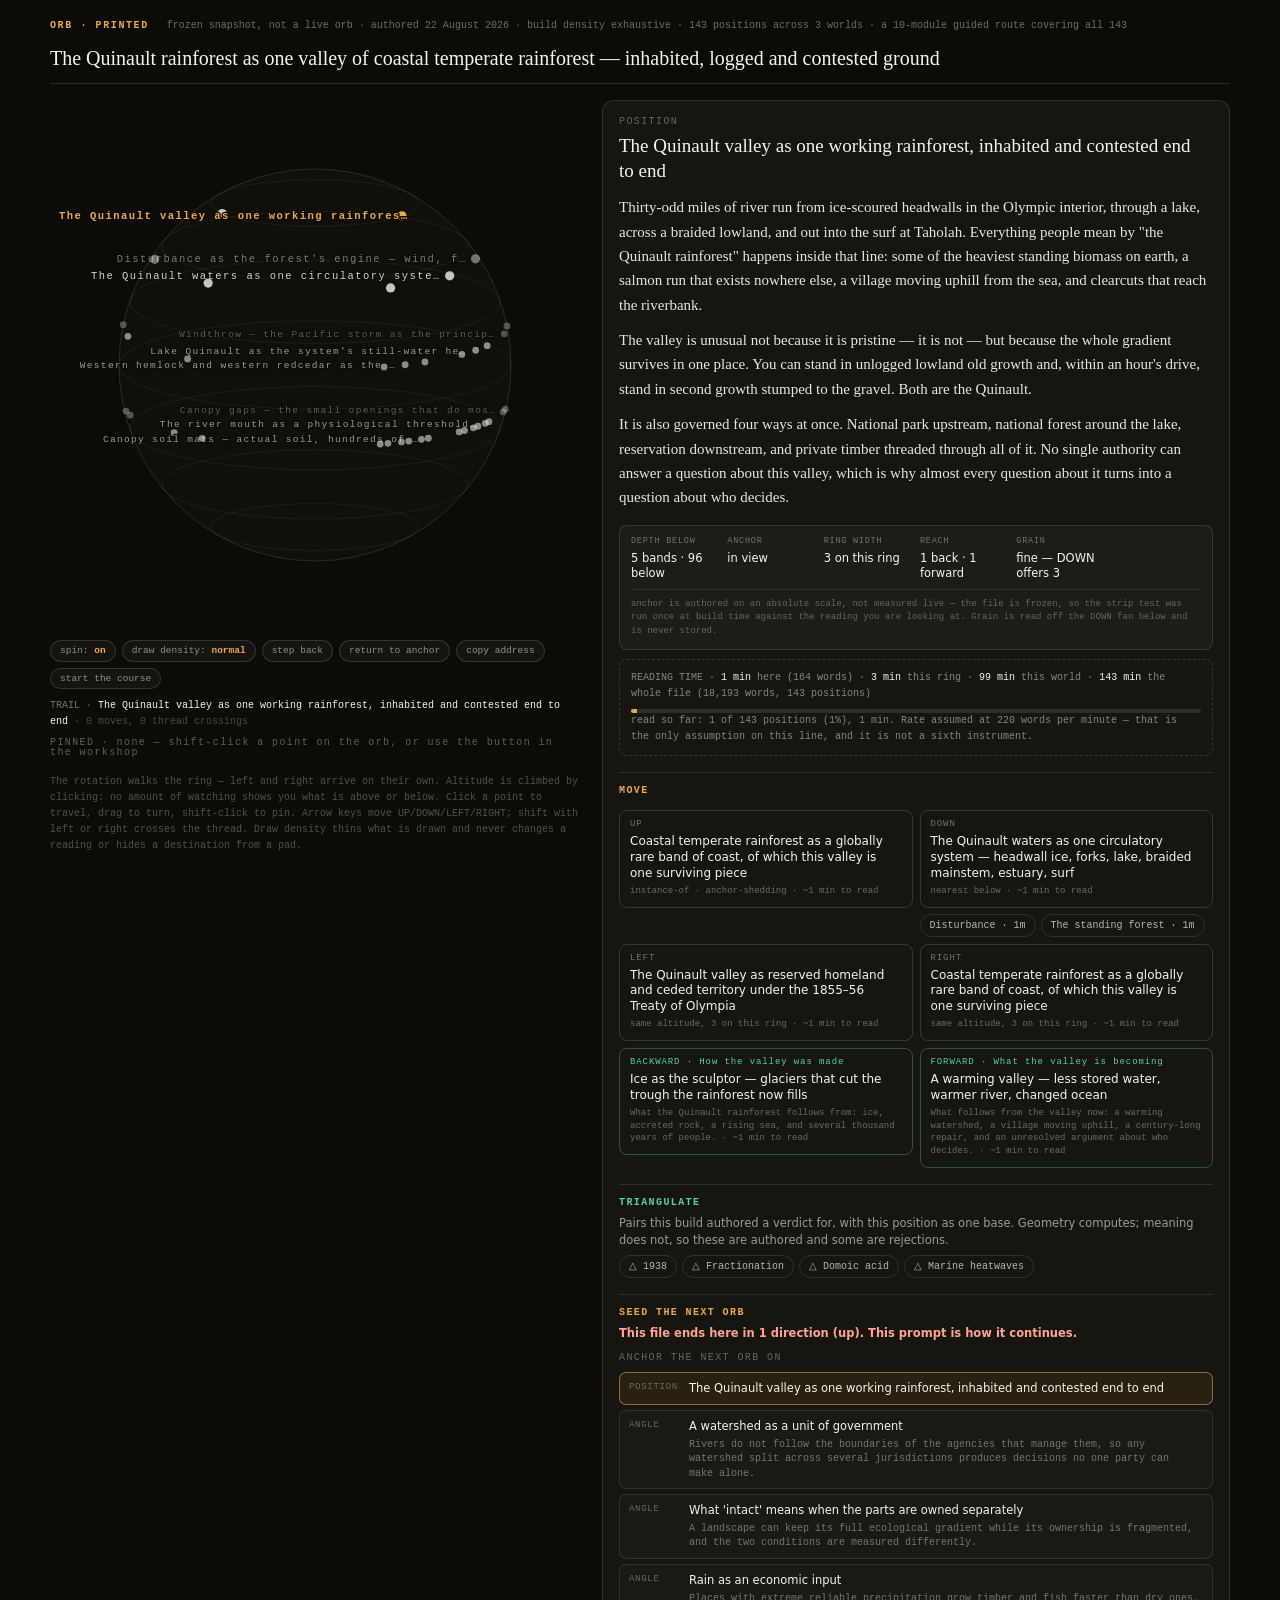
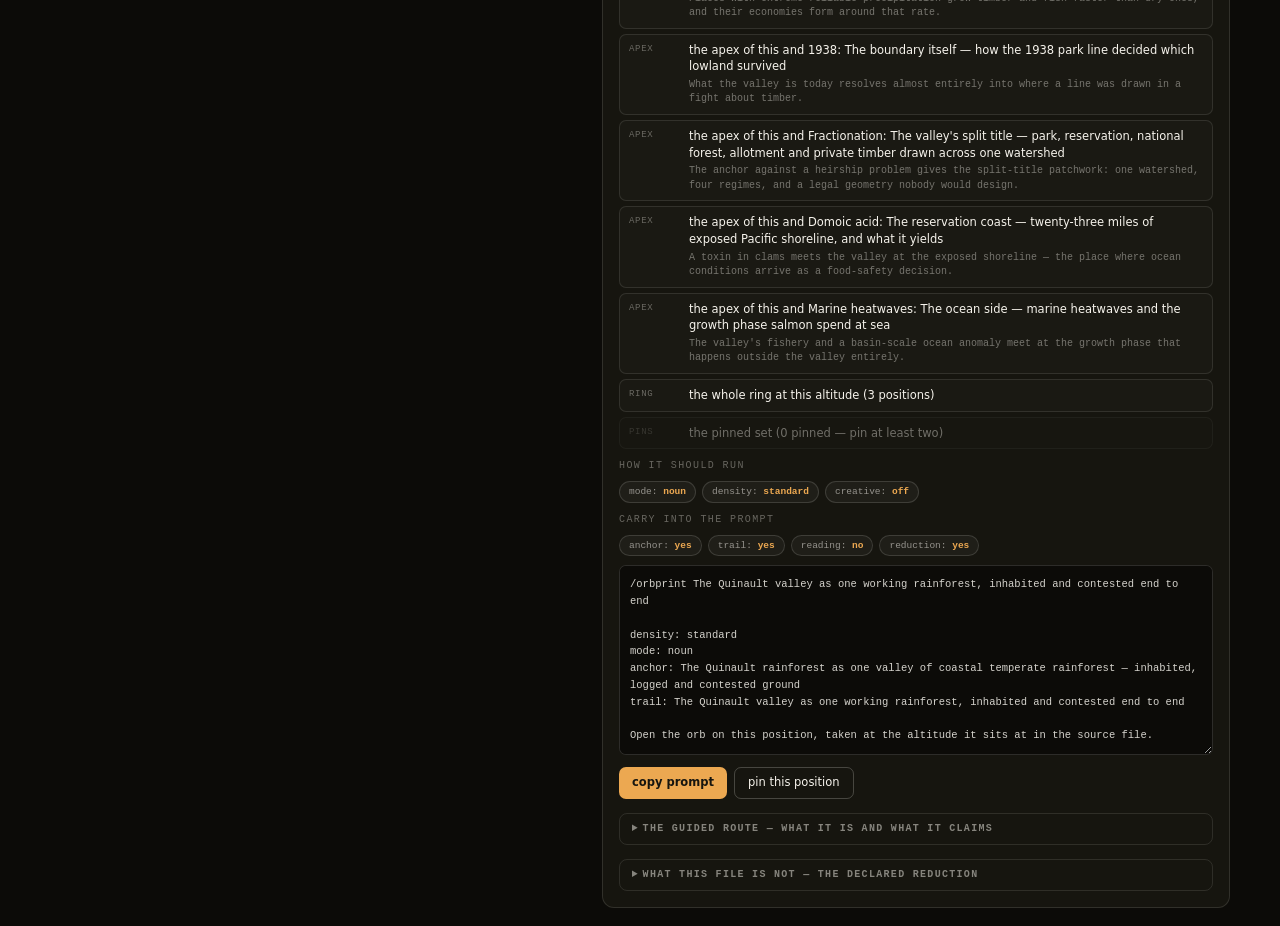
<file: quinault-orb.html>
<!DOCTYPE html>
<html lang="en"><head>
<meta charset="utf-8">
<meta name="viewport" content="width=device-width,initial-scale=1">
<title>Orb — The Quinault rainforest</title>
<style>
:root{
  --ink:#16150f; --cream:#f6f3ec;
  --amber:oklch(.78 .13 70); --teal:oklch(.78 .13 165);
  --rust:oklch(.82 .13 30); --odd:oklch(.80 .13 310);
  --mono:ui-monospace,SFMono-Regular,Menlo,Consolas,monospace;
  --sans:system-ui,-apple-system,"Segoe UI",Roboto,sans-serif;
  --serif:Iowan Old Style,Palatino,Georgia,"Times New Roman",serif;
}
*{box-sizing:border-box}
html,body{margin:0;background:#0c0b08;color:var(--cream);font-family:var(--sans)}
body{padding:18px;display:flex;justify-content:center}
.wrap{width:100%;max-width:1180px}
.hd{display:flex;flex-wrap:wrap;gap:10px 18px;align-items:baseline;border-bottom:1px solid rgba(246,243,236,.13);padding-bottom:12px;margin-bottom:16px}
.brand{font:600 10px/1 var(--mono);letter-spacing:.16em;color:var(--amber)}
.snap{font:400 10px/1.5 var(--mono);color:rgba(246,243,236,.42)}
h1{font:500 20px/1.3 var(--serif);margin:2px 0 0;flex-basis:100%;text-wrap:pretty}
.cols{display:grid;grid-template-columns:530px minmax(0,1fr);gap:22px;align-items:start}
@media(max-width:980px){.cols{grid-template-columns:1fr}}
.stage{position:sticky;top:18px}
@media(max-width:980px){.stage{position:static}}
svg#orb{width:100%;height:auto;display:block;touch-action:pan-y;cursor:grab}
svg#orb:active{cursor:grabbing}
.node{cursor:pointer;outline:none}
.node .dot{fill:rgba(246,243,236,.55);transition:none}
.node .hit{fill:transparent}
.node .lbl{font:400 9.5px var(--mono);fill:rgba(246,243,236,.62);paint-order:stroke;stroke:#0c0b08;stroke-width:2.6px;stroke-linejoin:round;pointer-events:none}
.node[data-t="city"] .dot{r:4.6;fill:rgba(246,243,236,.8)}
.node[data-t="city"] .lbl{font-size:10.5px;fill:rgba(246,243,236,.86)}
.node[data-v="1"] .dot{fill:var(--teal)}
.node[data-cur="1"] .dot{fill:var(--amber)}
.node[data-cur="1"] .lbl{fill:var(--amber);font-weight:600}
.node[data-pin="1"] .dot{stroke:var(--odd);stroke-width:2}
.node:focus-visible .dot{stroke:var(--cream);stroke-width:2}
.ctl{display:flex;flex-wrap:wrap;gap:6px;margin-top:10px}
.sc{padding:5px 9px;border-radius:99px;border:1px solid rgba(246,243,236,.14);background:rgba(246,243,236,.04);font:400 9.5px/1 var(--mono);color:rgba(246,243,236,.55);cursor:pointer}
.sc b{font-weight:600;color:var(--amber)}
.sc:hover{border-color:rgba(246,243,236,.3)}
.route{margin-top:9px;font:400 10px/1.6 var(--mono);color:rgba(246,243,236,.45);text-wrap:pretty}
.route b{color:var(--cream);font-weight:500}
.route .x{color:var(--teal)}
.pinrail{margin-top:8px;display:flex;flex-wrap:wrap;gap:5px;align-items:center}
.pin{padding:4px 8px;border-radius:99px;border:1px solid oklch(.80 .13 310 / .45);font:400 9.5px/1 var(--mono);color:var(--odd);cursor:pointer}
.panel{background:#16150f;border:1px solid rgba(246,243,236,.12);border-radius:12px;padding:16px}
.lbl{font:400 10px/1 var(--mono);letter-spacing:.14em;color:rgba(246,243,236,.36)}
.pos{font:500 19px/1.3 var(--serif);margin-top:7px;text-wrap:pretty}
.read{font:300 15px/1.62 var(--serif);margin-top:12px;text-wrap:pretty;color:rgba(246,243,236,.94)}
.read p{margin:0 0 .75em}
.gauges{display:grid;grid-template-columns:repeat(auto-fit,minmax(88px,1fr));gap:8px;margin-top:16px;padding:11px;border:1px solid rgba(246,243,236,.12);border-radius:8px;background:rgba(246,243,236,.03)}
.gl{font:400 8.5px/1 var(--mono);letter-spacing:.09em;color:rgba(246,243,236,.4)}
.gv{font:500 11.5px/1.3 var(--sans);margin-top:5px}
.gauges .cap{grid-column:1/-1;font:400 9px/1.5 var(--mono);color:rgba(246,243,236,.34);border-top:1px solid rgba(246,243,236,.09);padding-top:8px;text-wrap:pretty}
.rt{margin-top:9px;padding:10px 11px;border:1px dashed rgba(246,243,236,.14);border-radius:8px;font:400 10px/1.6 var(--mono);color:rgba(246,243,236,.5)}
.rt b{color:var(--cream);font-weight:500}
.bar{height:4px;border-radius:99px;background:rgba(246,243,236,.1);margin-top:7px;overflow:hidden}
.bar i{display:block;height:100%;background:var(--amber)}
.pads{display:grid;grid-template-columns:1fr 1fr;gap:7px;margin-top:14px}
.pad{border:1px solid rgba(246,243,236,.15);border-radius:8px;padding:9px 10px;background:none;color:inherit;text-align:left;cursor:pointer;font:inherit}
.pad:hover{border-color:rgba(246,243,236,.34)}
.pad[disabled]{opacity:.42;cursor:default}
.pad .pd{font:400 9px/1 var(--mono);letter-spacing:.1em;color:rgba(246,243,236,.42)}
.pad .pt{font:500 12px/1.3 var(--sans);margin-top:5px;text-wrap:pretty}
.pad .pc{font:400 9px/1.4 var(--mono);color:rgba(246,243,236,.38);margin-top:4px}
.pad.thread{border-color:oklch(.78 .13 165 / .34)}
.pad.thread .pd{color:var(--teal)}
.pad.home{border-color:oklch(.82 .13 30 / .5);background:oklch(.82 .13 30 / .09)}
.pad.home .pd{color:var(--rust)}
.fan{margin-top:6px;display:flex;flex-wrap:wrap;gap:5px}
.fanb{border:1px solid rgba(246,243,236,.12);border-radius:99px;padding:4px 9px;background:none;color:rgba(246,243,236,.72);font:400 10px/1.3 var(--mono);cursor:pointer}
.fanb:hover{border-color:rgba(246,243,236,.3)}
.fanb.alt{border-color:oklch(.80 .13 310 / .4);color:var(--odd)}
.sec{margin-top:16px;border-top:1px solid rgba(246,243,236,.11);padding-top:13px}
.h2{font:600 10px/1 var(--mono);letter-spacing:.14em;color:var(--amber)}
.h2.t{color:var(--teal)}
.note{font:400 11.5px/1.5 var(--sans);color:rgba(246,243,236,.6);margin-top:7px;text-wrap:pretty}
.opts{margin-top:9px;display:flex;flex-direction:column;gap:5px}
.opt{display:flex;gap:8px;align-items:flex-start;padding:7px 9px;border:1px solid rgba(246,243,236,.11);border-radius:7px;cursor:pointer;background:rgba(246,243,236,.02)}
.opt.on{border-color:oklch(.78 .13 70 / .55);background:oklch(.78 .13 70 / .08)}
.opt .k{font:400 9px/1.4 var(--mono);color:rgba(246,243,236,.36);letter-spacing:.08em;flex:0 0 52px;padding-top:1px}
.opt .v{font:400 11.5px/1.45 var(--sans);flex:1;text-wrap:pretty}
.opt .f{display:block;font:400 10px/1.45 var(--mono);color:rgba(246,243,236,.42);margin-top:3px}
.opt input{display:none}
textarea{width:100%;margin-top:9px;min-height:190px;background:#0c0b08;color:rgba(246,243,236,.86);border:1px solid rgba(246,243,236,.14);border-radius:7px;padding:10px;font:400 10.5px/1.6 var(--mono);resize:vertical}
.btns{display:flex;gap:7px;margin-top:8px;flex-wrap:wrap}
.btn{padding:9px 13px;border-radius:7px;background:var(--amber);color:var(--ink);border:none;font:600 11.5px/1 var(--sans);cursor:pointer}
.btn.ghost{background:none;border:1px solid rgba(246,243,236,.22);color:var(--cream);font-weight:500}
details{margin-top:14px;border:1px solid rgba(246,243,236,.11);border-radius:8px;padding:10px 12px}
summary{font:600 10px/1 var(--mono);letter-spacing:.13em;color:rgba(246,243,236,.5);cursor:pointer}
table{width:100%;border-collapse:collapse;margin-top:10px;font:400 11px/1.45 var(--sans)}
td{padding:6px 8px;border-bottom:1px solid rgba(246,243,236,.08);vertical-align:top;color:rgba(246,243,236,.62)}
td:first-child{color:rgba(246,243,236,.88);width:47%}
.course{border:1px solid oklch(.78 .13 70 / .38);background:oklch(.78 .13 70 / .06);border-radius:10px;padding:12px 13px;margin-bottom:15px}
.course.off{display:none}
.crow{display:flex;justify-content:space-between;align-items:baseline;gap:10px;flex-wrap:wrap}
.cmod{font:600 11px/1.3 var(--mono);letter-spacing:.06em;color:var(--amber)}
.cn{font:400 9.5px/1 var(--mono);color:rgba(246,243,236,.45)}
.cwhy{font:400 12.5px/1.55 var(--sans);color:rgba(246,243,236,.86);margin-top:8px;text-wrap:pretty}
.cblurb{font:300 13px/1.55 var(--serif);color:rgba(246,243,236,.72);margin-top:7px;text-wrap:pretty}
.cmove{font:400 9.5px/1.4 var(--mono);color:var(--teal);margin-top:7px}
.cmove.jump{color:var(--odd)}
.coff{font:400 10.5px/1.45 var(--mono);color:var(--rust);margin-top:7px}
.cbtns{display:flex;gap:6px;margin-top:9px;flex-wrap:wrap}
.foot{margin-top:16px;font:400 10px/1.6 var(--mono);color:rgba(246,243,236,.3);text-wrap:pretty}
</style></head>
<body><div class="wrap">

<div class="hd">
  <span class="brand">ORB · PRINTED</span>
  <span class="snap" id="snap"></span>
  <h1 id="subj"></h1>
</div>

<div class="cols">
 <div class="stage">
  <svg id="orb" viewBox="0 0 530 530" role="application" aria-label="Rotating orb. Click a point to travel.">
    <g id="pathback"></g>
    <g id="chrome"></g>
    <g id="face"></g>
    <g id="pathfront"></g>
  </svg>
  <div class="ctl">
    <button class="sc" id="cSpin">spin: <b>on</b></button>
    <button class="sc" id="cDraw">draw density: <b>normal</b></button>
    <button class="sc" id="cBack">step back</button>
    <button class="sc" id="cHome">return to anchor</button>
    <button class="sc" id="cAddr">copy address</button>
    <button class="sc" id="cCourse">start the course</button>
  </div>
  <div class="route" id="route"></div>
  <div class="pinrail" id="pinrail"></div>
  <div class="foot" id="help"></div>
 </div>

 <div class="panel">
  <div class="course off" id="coursebar"></div>
  <div class="lbl">POSITION</div>
  <div class="pos" id="pos"></div>
  <div class="read" id="read"></div>

  <div class="gauges" id="gauges"></div>
  <div class="rt" id="rt"></div>

  <div class="sec"><div class="h2">MOVE</div><div class="pads" id="pads"></div></div>

  <div class="sec"><div class="h2 t">TRIANGULATE</div>
    <div class="note" id="triNote"></div>
    <div class="fan" id="tri"></div>
  </div>

  <div class="sec"><div class="h2">SEED THE NEXT ORB</div>
    <div class="note" id="seedNote"></div>
    <div class="lbl" style="margin-top:11px">ANCHOR THE NEXT ORB ON</div>
    <div class="opts" id="anchors"></div>
    <div class="lbl" style="margin-top:12px">HOW IT SHOULD RUN</div>
    <div class="ctl" id="runctl"></div>
    <div class="lbl" style="margin-top:12px">CARRY INTO THE PROMPT</div>
    <div class="ctl" id="carryctl"></div>
    <textarea id="seedbox" readonly aria-label="Composed prompt"></textarea>
    <div class="btns">
      <button class="btn" id="cCopy">copy prompt</button>
      <button class="btn ghost" id="cPin">pin this position</button>
    </div>
  </div>

  <details id="crs"><summary>THE GUIDED ROUTE — WHAT IT IS AND WHAT IT CLAIMS</summary>
    <div class="note" id="cnote"></div>
    <div class="note" id="chonest"></div>
    <div class="fan" id="cmods" style="margin-top:10px"></div>
  </details>
  <details id="red"><summary>WHAT THIS FILE IS NOT — THE DECLARED REDUCTION</summary>
    <table><tbody>
      <tr><td>noun mode</td><td>verb mode — no artifact, no cost notes, no reversibility</td></tr>
      <tr><td>all six directions, with fans on every axis</td><td>images — no illustration, no photograph, no drought</td></tr>
      <tr><td>UP's part-of / instance-of split, with upAlt fans where one was authored</td><td>the delta line, parking, converse mode</td></tr>
      <tr><td>all five instruments, computed over the authored terrain</td><td>live re-measurement — the terrain is frozen at build time</td></tr>
      <tr><td>the trail, as a drawn path and as an address</td><td>frontier rooms — the file names and seeds an edge, it does not furnish one</td></tr>
      <tr><td>the triangulator, over an authored apex table</td><td>shape detection — a printed orb is a sphere and says so</td></tr>
      <tr><td>continuous rotation, drag, keyboard navigation, markers that travel on a tap</td><td>a live model — the workshop composes text, it does not answer</td></tr>
      <tr><td>build density stated; draw density as a page control</td><td>any claim about how fast you read — the rate is one stated assumption</td></tr>
      <tr><td>a seed workshop at every position: authored angles, apex and rejected-pair bases, the ring, and a pinned set</td><td>&nbsp;</td></tr>
    </tbody></table>
    <div class="note" id="bnote"></div>
  </details>
 </div>
</div>
</div>

<script>const ORB={"BUILD":{"density":"exhaustive","bands":6,"worlds":3,"authored":"22 August 2026","note":"Two deviations from the exhaustive preset, stated rather than hidden. (1) The preset suggests six adjacent worlds of about twenty positions; this build authors two, at 22 each, and puts the remaining effort into the subject's world. Two worlds with full readings beat six with stubs. (2) Band sizes never decrease going down, because with bands this crowded a position without its own child would be handed a cousin by the 95-degree window and the inverse guarantee would break. Repairing that costs positions, and the count reflects it."},"SUBJECT":{"id":"valley-whole","world":"forest","label":"The Quinault rainforest as one valley of coastal temperate rainforest — inhabited, logged and contested ground"},"THREAD":[{"id":"making","label":"How the valley was made","gloss":"What the Quinault rainforest follows from: ice, accreted rock, a rising sea, and several thousand years of people.","entry":"ice","cap":"origin"},{"id":"forest","label":"The Quinault valley now","gloss":"The valley as it currently stands — living system and inhabited, logged, contested ground.","entry":"valley-whole"},{"id":"becoming","label":"What the valley is becoming","gloss":"What follows from the valley now: a warming watershed, a village moving uphill, a century-long repair, and an unresolved argument about who decides.","entry":"warming","cap":"terminus"}],"WORLDS":{"making":[{"id":"ice","tier":"city","ab":1,"label":"Ice as the sculptor — glaciers that cut the trough the rainforest now fills","view":"The shape of the Quinault valley is glacial. During the Pleistocene, alpine glaciers flowed out of the Olympic interior down each of the west-side drainages, deepening and straightening what had been V-shaped stream valleys into broad U-shaped troughs, oversteepening the walls, and grinding the floors below the level a river alone would cut.\n\nThey also carried and dumped enormous quantities of debris. Where the Quinault glacier reached its terminus, it left ridges of till across the valley — and it is behind one of those that Lake Quinault sits.\n\nEverything the valley is now depends on this. A wide flat floor for a floodplain forest, a mid-valley lake for a sockeye run, deep unconsolidated deposits for soil: all of it is glacial inheritance, laid down before any of the trees.","angles":[{"l":"Landforms as inherited constraints","f":"Present-day ecosystems occupy shapes produced by processes that are no longer operating, so their form is a record rather than a response."},{"l":"U-shaped versus V-shaped valleys","f":"Glaciers and rivers erode by different mechanisms and produce distinguishable cross-sections, allowing past glaciation to be read from topography alone."}],"level":2,"lon":45.0,"edge":["up","backward"]},{"id":"uplift-rock","tier":"city","ab":2,"label":"The rock beneath — an accreted, uplifted mass wrung out of the Pacific floor","view":"The Olympic Mountains are not a volcanic range and not a simple fold belt. They are made largely of marine sedimentary rock scraped off the subducting Juan de Fuca plate and jammed against the continent, wrapped on its eastern and northern flanks by a horseshoe of older basalt erupted on the sea floor.\n\nThat material has been thrust upward, folded, faulted and pervasively sheared. It is weak rock, easily eroded, which is why the range is steep and unstable and why its rivers carry so much sediment.\n\nThe consequence for the valley is direct. Soft rock plus extreme rainfall plus steep slopes produces high landslide rates and abundant sediment supply, which is a large part of why the lowland river is braided and why it needs wood to hold itself together.","angles":[{"l":"Accretionary wedges as mountain-building","f":"Some ranges are assembled from material scraped off a descending oceanic plate rather than from folding of continental crust or from volcanism."},{"l":"Rock strength as a control on landscape form","f":"The erodibility of the underlying material determines slope angles, drainage density and sediment yield more directly than climate does."}],"level":2,"lon":135.0,"edge":["up","backward"]},{"id":"ocean-arrival","tier":"city","ab":2,"label":"The ocean's arrival — sea level, coastline and the earthquake that resets it","view":"The coastline this valley meets is young. At the last glacial maximum, sea level stood far lower and the shoreline lay well west of where it is now; as ice melted, the sea rose rapidly and drowned the outer shelf, arriving at approximately its present position within the last several thousand years.\n\nThe coast is also tectonically active in a specific and violent way. The Cascadia subduction zone runs offshore, locked and accumulating strain, and it releases in great earthquakes — the most recent in January 1700 — that drop the coastline by a metre or more instantly and generate a Pacific-wide tsunami.\n\nSo the shoreline at Taholah is not a stable line. It is a position between events, in a system that periodically resets it downward.","angles":[{"l":"Coseismic subsidence","f":"A subduction earthquake can lower a coastline by a metre or more in seconds, permanently changing which land is above tide."},{"l":"Rapid post-glacial sea-level rise","f":"The transition out of a glacial period raised sea level by more than a hundred metres, drowning coastlines and relocating shorelines by many kilometres."}],"level":2,"lon":225.0,"edge":["up","backward"]},{"id":"first-people","tier":"city","ab":1,"label":"The people already here — millennia of occupation before any of the present arrangements","view":"Human presence on this coast goes back millennia, and the Quinault and their neighbours have oral histories that place them here from the beginning. Archaeological and linguistic evidence documents long, continuous occupation of the outer coast and the river valleys, with permanent winter villages at river mouths and seasonal movement to fishing, hunting and gathering sites.\n\nThe economy was built on salmon, marine mammals, shellfish, elk and cedar, and it was not a subsistence economy in the marginal sense — it supported dense settlement, substantial architecture, extensive trade and elaborate social organisation.\n\nThe relevant point for this valley: the forest, the river and the fish were being managed, harvested and understood as a system for a very long time before 1855, and the treaty was an event within that history rather than the start of it.","angles":[{"l":"Sedentary societies without agriculture","f":"Dense permanent settlement and social complexity developed on this coast from wild resource abundance rather than from cultivation."},{"l":"Oral history as evidence alongside archaeology","f":"Detailed traditional accounts of past events have in several documented cases been corroborated by independent physical evidence."}],"level":2,"lon":315.0,"edge":["up","backward"]},{"id":"glacial-carving","tier":"town","ab":2,"label":"How a glacier cuts — plucking, abrasion, and the trough that results","view":"Glacial erosion works two ways at once. Meltwater penetrates joints in the bedrock, refreezes, and levers blocks free, which the ice carries away — plucking. And the rock debris already frozen into the ice base grinds across the bed as the glacier moves — abrasion, which polishes and scores the surface.\n\nBecause ice fills the entire cross-section of the valley rather than occupying a channel at the bottom, it erodes the walls as well as the floor. That is what converts a stream-cut V into a glacial U.\n\nIt also removes the interlocking spurs a river leaves, truncating them into steep faces, and it overdeepens sections of the floor into basins — the reason glaciated valleys so often contain lakes strung along their length.","angles":[{"l":"Erosion across a full cross-section","f":"An agent that fills a valley rather than flowing along its base reshapes the walls, producing a fundamentally different profile."},{"l":"Overdeepening and closed basins","f":"Ice can erode below the level a river could reach, creating depressions that fill with water once the ice is gone."}],"level":1,"lon":28.8,"edge":["backward"]},{"id":"moraine-dam","tier":"town","ab":1,"label":"The moraine that made the lake — debris left at a glacier's furthest reach","view":"A glacier at a stable terminus acts as a conveyor: ice arrives, melts, and drops the rock it carried in a ridge across the valley. When the ice retreats, that ridge stays.\n\nLake Quinault sits behind such deposits. The river fills the overdeepened basin upstream of them and spills through, which is why there is a large lake at low elevation in the middle of a river rather than at its head.\n\nThe lake is therefore temporary in geological terms — it is filling with sediment delivered from upstream and will eventually become floodplain. The blueback's entire life history depends on a landform that is in the process of disappearing on its own, quite apart from anything people do.","angles":[{"l":"Lakes as transient features","f":"Every lake is filling with sediment and will eventually cease to exist, so lake-dependent species occupy inherently temporary habitat."},{"l":"Depositional landforms as records of a stable margin","f":"A terminal ridge marks where an ice front held position long enough to accumulate debris, dating and locating a past climate state."}],"level":1,"lon":61.2,"edge":["backward"]},{"id":"accretion","tier":"town","ab":3,"label":"Accretion — building a mountain range out of scraped-off sea floor","view":"Where an oceanic plate descends beneath a continent, most of it goes down, but the soft sediment on top is partly scraped off and stacked against the overriding plate in a wedge of thrust slices, each younger than the one above it.\n\nThe Olympic core is such a wedge: marine sandstones and shales, deformed, sheared and locally metamorphosed, thickened until it rose above sea level.\n\nThe mechanism explains features that otherwise seem unrelated — the range's roughly circular plan, its lack of volcanoes despite sitting above a subduction zone, the pervasive weakness of the rock, and the fact that a mountain range on the coast is made of ocean floor.","angles":[{"l":"Material sorted by what a process can and cannot carry down","f":"Subduction selectively returns dense material to the mantle while accreting lighter material, sorting the crust over geological time."},{"l":"Absence of volcanoes above a subduction zone","f":"Volcanic arcs form at a specific depth of plate descent, so regions of the same subduction system nearer the trench have no volcanism."}],"level":1,"lon":118.8,"edge":["backward"]},{"id":"crescent-basalt","tier":"town","ab":3,"label":"The basalt horseshoe — ocean-floor lava wrapped around the range","view":"The eastern and northern flanks of the Olympics are formed of a thick sequence of basalt erupted underwater, including pillow lavas whose rounded bulbous forms record lava chilling instantly against seawater.\n\nThis basalt is far more resistant than the sedimentary core, which is why it stands up as the range's outer rim and why the highest and most rugged eastern peaks are made of it.\n\nIts arrangement — a horseshoe open to the west — is one of the more striking map patterns in North American geology, and reconstructing how a slab of oceanic volcanic crust ended up bent around a continental margin has occupied regional geologists for decades.","angles":[{"l":"Pillow lava as a diagnostic texture","f":"The physical form of a solidified lava records whether it erupted underwater, allowing ancient environments to be identified from rock texture alone."},{"l":"Differential erosion producing topography","f":"Where rocks of different hardness are juxtaposed, the resulting landscape shape reflects the contrast in erodibility rather than any original elevation difference."}],"level":1,"lon":151.2,"edge":["backward"]},{"id":"post-glacial-sea","tier":"town","ab":2,"label":"The rising sea — how the modern coastline got where it is","view":"As the continental ice sheets melted, global sea level rose by well over a hundred metres, rapidly at first and then decelerating. The outer continental shelf off Washington, dry land at the glacial maximum, was flooded.\n\nFor people living on this coast, that meant a shoreline in continuous motion over generations — village sites drowned, estuaries formed and shifted, and the geography of settlement continually revised. Most of the archaeological record of the earliest coastal occupation is now underwater.\n\nThe rise slowed markedly a few thousand years ago, which is when the coastline stabilised close to its present position and the modern pattern of river-mouth villages became possible. That stability is the historically unusual condition, not the norm.","angles":[{"l":"Archaeological record lost to sea-level change","f":"Evidence of early coastal occupation worldwide is systematically underrepresented because the coastlines of the period are now submerged."},{"l":"Recent stability as an anomaly","f":"The relatively fixed sea level of the last few thousand years is unusual in the longer record, and the settlement patterns built during it assume a condition that was temporary."}],"level":1,"lon":208.8,"edge":["backward"]},{"id":"cascadia","tier":"town","ab":2,"label":"Cascadia — the locked fault offshore and the events it produces","view":"The Juan de Fuca plate descends beneath North America along a fault running roughly from northern California to Vancouver Island. It is largely locked: the plates are not sliding steadily, so strain accumulates and is released in infrequent great earthquakes of magnitude nine or so.\n\nEvidence for this accumulated from several independent directions — buried marsh soils showing sudden subsidence, sand sheets left by tsunamis, drowned ghost forests of cedar killed by saltwater, and turbidite layers in offshore sediment cores.\n\nThe recurrence interval averages several centuries and is irregular. The most recent rupture was in January 1700, which places the present moment well inside the range where the next one is plausible, and that is the planning basis for every coastal community here.","angles":[{"l":"Recognising a hazard from geological evidence alone","f":"A recurring catastrophic event can be identified and characterised entirely from physical traces where no historical record of it exists."},{"l":"Locked faults and strain accumulation","f":"Faults that do not creep store energy between ruptures, so long quiet periods indicate larger rather than smaller future events."}],"level":1,"lon":241.2,"edge":["backward"]},{"id":"arrival","tier":"town","ab":2,"label":"Arrival and continuity — how long people have been on this coast","view":"Archaeological dates from the Northwest Coast establish human presence for many thousands of years, with the record thinning backward largely because the older coastline is submerged. Debate over routes and timing continues, with a coastal migration pathway now widely regarded as plausible or likely.\n\nQuinault oral tradition does not frame this as arrival. It describes origin in this place, and the Nation's own account of its relationship to the coast begins here rather than elsewhere.\n\nBoth framings are in the record and they are answering different questions — one about the movement of populations, one about the relationship of a people to a place. Treating either as a correction of the other misreads what each is for.","angles":[{"l":"Two accounts answering different questions","f":"Origin narratives and migration studies can both be accurate while being incommensurable, because they describe different relations between people and territory."},{"l":"Coastal migration routes","f":"A sea-based route into the Americas is difficult to test because the relevant shorelines are now submerged, biasing the available evidence toward inland sites."}],"level":1,"lon":298.8,"edge":["backward"]},{"id":"precontact-forest","tier":"town","ab":1,"label":"A managed forest — the valley before it was called wilderness","view":"The pre-treaty valley was not unused. Weirs and traps were built and operated on the river; cedar was harvested from standing trees; berry grounds and prairies elsewhere on the peninsula were maintained by burning; elk were hunted systematically; and the coast supplied clams, smelt and marine mammals.\n\nThe harvest was governed. Access to specific sites was held by particular families and lineages, and the timing and quantity of taking were socially regulated rather than open.\n\nThis matters because the twentieth-century framing of these valleys as untouched wilderness erased an existing management system and the people running it. The forest that so impressed early conservationists was not a forest without people; it was a forest with different people in it, doing different things.","angles":[{"l":"The wilderness category and its erasures","f":"Designating a landscape as untouched has repeatedly required disregarding the people who were managing it and the practices that shaped it."},{"l":"Property rights in specific harvest sites","f":"Many societies without land ownership in the European sense held detailed heritable rights to particular fishing and gathering locations."}],"level":1,"lon":331.2,"edge":["backward"]},{"id":"u-valley","tier":"point","ab":2,"label":"The trough itself — reading the Quinault's cross-section","view":"Stand on the valley floor below the lake and the profile is legible: a wide flat bottom, walls that rise steeply and then ease, and a river occupying only a fraction of the floor it runs across.\n\nA river of this size, given the time available, would not have cut a floor this wide. It occupies a space excavated by something much larger and then partly refilled with sediment.\n\nThat is why there is room here for a braided channel, multiple side channels, and a floodplain forest. The habitat complexity the sockeye depend on exists because the valley is far wider than the river that now runs in it.","angles":[{"l":"Underfit streams","f":"A river much smaller than the valley it occupies is evidence that the valley was cut by a different and larger process."},{"l":"Inherited space as habitat capacity","f":"The physical room available to a river, set by an earlier landform, limits how much habitat complexity it can develop."}],"level":0,"lon":28.8,"edge":["down","backward"]},{"id":"lake-formation","tier":"point","ab":1,"label":"How Lake Quinault came to be where it is","view":"The combination is specific: an overdeepened basin scoured by ice, closed downstream by glacial deposits, at low elevation, on a river that continues through it.\n\nEach element is required. Without the overdeepening there is no basin. Without the deposits there is no dam. Without the low elevation the lake would be cold and unproductive. Without a through-flowing river there is no anadromous access.\n\nChange any one and the blueback does not exist, because sockeye need a lake and this is the only one in the system. An entire evolutionarily distinct population turns on the specific geometry of a Pleistocene ice margin.","angles":[{"l":"Contingency in species distribution","f":"Where a population depends on a landform produced by a particular sequence of events, its existence is an accident of geological history rather than an outcome of adaptation."},{"l":"Conjunctive conditions","f":"Some outcomes require several independent conditions to hold simultaneously, making them rare even where each condition alone is common."}],"level":0,"lon":61.2,"edge":["down","backward"]},{"id":"terranes","tier":"point","ab":3,"label":"Terranes — the continent assembled from arriving fragments","view":"Much of western North America is built from terranes: crustal blocks with their own distinct geological histories, carried in by plate motion and welded onto the margin, each separated from its neighbours by faults rather than by gradual transitions.\n\nThey are identified by mismatch. Fossil assemblages that belong to a different latitude, palaeomagnetic signatures pointing elsewhere, rock sequences with no counterpart across the bounding fault.\n\nThe picture that results is a continent that grew by accumulation, and a western margin assembled from pieces that originated at widely separated places and arrived over long stretches of time. The Olympics are among the most recent additions.","angles":[{"l":"Palaeomagnetism as a locator","f":"Magnetic minerals recording the field direction at the time of formation allow the original latitude of a rock body to be estimated, revealing later transport."},{"l":"Boundaries defined by discontinuity","f":"Units in many classification systems are identified by the sharpness of the break between them rather than by any internal property."}],"level":0,"lon":118.8,"edge":["down","backward"]},{"id":"pillow-basalt","tier":"point","ab":3,"label":"Pillow lava — lava that froze the instant it met the sea","view":"When basaltic lava erupts underwater, its outer surface chills to glass almost immediately while the interior stays fluid. Pressure builds until the crust ruptures at a point, a new lobe extrudes, and the process repeats — producing stacked, rounded, sack-like masses with glassy rinds and radial cracks.\n\nBecause this only happens under water, pillow structure is diagnostic. A pillow basalt outcrop is direct physical evidence that the site was submarine at the time of eruption, regardless of where it now sits.\n\nFinding it high in a mountain range is therefore an unambiguous statement about the history of the rock, and it is one of the more direct pieces of evidence a non-specialist can read in the field.","angles":[{"l":"Textures that record their formation environment","f":"Physical structures produced by a process can be diagnostic of the conditions under which it occurred, letting past environments be read from form alone."},{"l":"Field evidence legible without instruments","f":"Some geological conclusions rest on shapes visible to the naked eye, which is why the discipline developed observationally long before laboratory methods existed."}],"level":0,"lon":151.2,"edge":["down","backward"]},{"id":"holocene-rise","tier":"point","ab":3,"label":"The shape of the rise — fast, then slowing, then nearly flat","view":"Post-glacial sea-level rise was not steady. It was rapid while the great ice sheets were collapsing, with intervals of extremely fast rise, then decelerated sharply as the remaining ice stabilised, and has been comparatively slow for the last several thousand years.\n\nThat deceleration is what allowed coastal ecosystems to establish in fixed positions and human settlement to consolidate at particular sites. Estuaries, tidal marshes and river-mouth villages all require a shoreline that stays put long enough for them to develop.\n\nThe present concern about sea level is not that the sea is rising, which it has done before. It is that the rate is increasing again after a long period during which everything now standing on the coast was built on the assumption that it would not.","angles":[{"l":"Rates mattering more than totals","f":"Systems can accommodate large changes delivered slowly while failing under smaller changes delivered quickly, so rate is often the operative variable."},{"l":"Infrastructure encoding an assumption of stability","f":"Built environments embed the environmental conditions of the period in which they were constructed, and cannot renegotiate them."}],"level":0,"lon":208.8,"edge":["down","backward"]},{"id":"quake-1700","tier":"point","ab":2,"label":"26 January 1700 — a Pacific earthquake dated from Japanese records","view":"A tsunami struck the coast of Japan in late January 1700 with no accompanying local earthquake — an orphan tsunami, recorded in village documents with dates and damage.\n\nIndependently, in the Pacific Northwest, drowned coastal forests and buried marsh soils showed sudden subsidence, and tree-ring dating of cedar killed by saltwater put their last complete growth year at 1699. Indigenous oral accounts along the coast describe a night of violent shaking and a sea that came in.\n\nCombining these gives a date and an approximate time: the evening of 26 January 1700, a rupture of the full Cascadia margin, magnitude around nine. It is one of the most satisfying pieces of historical reconstruction in earth science, and it converted a suspected hazard into a dated one.","angles":[{"l":"Independent lines of evidence converging on one date","f":"A conclusion supported by written records, tree rings and oral tradition from separate places rests on a stronger footing than any single source could provide."},{"l":"Written records of one place dating an event in another","f":"Documentary evidence can fix the timing of a physical event on the far side of an ocean where no local records exist."}],"level":0,"lon":241.2,"edge":["down","backward"]},{"id":"oral-history","tier":"point","ab":2,"label":"Oral accounts as record — what the coastal traditions preserved","view":"Coastal Northwest oral traditions include accounts of violent shaking followed by the sea coming in and destroying villages, transmitted across generations before any written record existed on this coast.\n\nWhen the 1700 event was reconstructed from geology and Japanese documents, those accounts turned out to be describing it — and in some cases preserving detail about which sites were destroyed and how people survived.\n\nThe general lesson is about the durability of transmitted knowledge under the right social conditions. A rigorously maintained oral tradition can carry specific information about a rare event across three centuries and remain accurate enough to check against physical evidence.","angles":[{"l":"Fidelity of transmission across centuries","f":"Formalised oral transmission with social mechanisms for correction can preserve specific factual content over spans usually assumed to require writing."},{"l":"Testing traditional accounts against physical evidence","f":"Where independent physical data exist, traditional accounts can be evaluated as claims about events rather than only interpreted as narrative."}],"level":0,"lon":292.968,"edge":["down","backward"]},{"id":"coastal-route","tier":"point","ab":3,"label":"The coastal route hypothesis — a migration path now under water","view":"The long-standing model of entry into the Americas through an inland ice-free corridor has been substantially challenged by dates from sites that predate the corridor's viability, and by evidence that the Pacific coast deglaciated earlier and offered marine resources along its length.\n\nThe difficulty is testing it. Any sites on the migration shoreline are now submerged under a hundred-plus metres of water on a continental shelf, which makes survey expensive and rare.\n\nThe result is a hypothesis strongly supported by indirect reasoning and thinly supported by direct evidence, for reasons that are structural rather than evidential. The record is not absent; it is underwater.","angles":[{"l":"Hypotheses limited by the accessibility of evidence","f":"Where the relevant record is physically difficult to reach, the balance of available data reflects sampling effort rather than what actually happened."},{"l":"Absence of evidence in systematically unsampled places","f":"Failing to find something in a region nobody has searched carries no inferential weight, though it often functions as if it does."}],"level":0,"lon":304.632,"edge":["down","backward"]},{"id":"weirs","tier":"point","ab":1,"label":"Weirs and traps — engineered fishing on a river that supplied a nation","view":"Fish weirs were substantial constructions: stake fences and lattice panels driven into the riverbed, arranged to guide fish into traps or holding areas where they could be taken selectively and in quantity.\n\nThey were also regulated. Weirs were opened at intervals to let fish pass upstream, ownership and operation were held by specific groups, and the timing of use was socially controlled. Waterlogged weir stakes preserved in river sediments have been dated at sites across the region, some going back thousands of years.\n\nThe picture is of a fishery run as infrastructure with rules, at scale, over a very long period — which is a different thing from harvesting, and it is the direct ancestor of the management the Nation's fisheries department does now.","angles":[{"l":"Selective harvest technology","f":"Trapping methods that hold fish alive permit choosing which individuals to take, which is not possible with methods that kill on capture."},{"l":"Waterlogged wood as an archaeological archive","f":"Anaerobic sediments preserve organic structures for millennia, so riverbeds hold detailed records of construction that dry sites lose entirely."}],"level":0,"lon":325.368,"edge":["down","backward"]},{"id":"village-sites","tier":"point","ab":1,"label":"Where the villages were — river mouths, winter houses, and seasonal movement","view":"The settlement pattern was anchored on permanent winter villages at river mouths and on protected water, built of split cedar planks over frames, occupied by extended families, and holding the year's stored food.\n\nFrom those bases people moved seasonally to fishing stations, hunting grounds, berry patches and shellfish beds, returning as the year turned. The permanence was in the village and the rights; the movement was in the harvest.\n\nTaholah sits where it does because that logic put a village at the mouth of the Quinault. The site was chosen for canoe access, river fishery and ocean access — a set of advantages that has not changed. What has changed is the hazard, and the relocation uphill is a revision of a siting decision made a very long time ago for reasons that were sound.","angles":[{"l":"Permanent bases with seasonal movement","f":"Societies can be simultaneously sedentary and mobile, with fixed principal settlements and a scheduled round of temporary camps."},{"l":"Siting logic outliving the conditions that produced it","f":"Settlements persist at locations chosen for reasons that no longer apply, and the original advantages can become liabilities without the site being reconsidered."}],"level":0,"lon":337.032,"edge":["down","backward"]}],"forest":[{"id":"valley-whole","tier":"city","ab":0,"label":"The Quinault valley as one working rainforest, inhabited and contested end to end","view":"Thirty-odd miles of river run from ice-scoured headwalls in the Olympic interior, through a lake, across a braided lowland, and out into the surf at Taholah. Everything people mean by \"the Quinault rainforest\" happens inside that line: some of the heaviest standing biomass on earth, a salmon run that exists nowhere else, a village moving uphill from the sea, and clearcuts that reach the riverbank.\n\nThe valley is unusual not because it is pristine — it is not — but because the whole gradient survives in one place. You can stand in unlogged lowland old growth and, within an hour's drive, stand in second growth stumped to the gravel. Both are the Quinault.\n\nIt is also governed four ways at once. National park upstream, national forest around the lake, reservation downstream, and private timber threaded through all of it. No single authority can answer a question about this valley, which is why almost every question about it turns into a question about who decides.","angles":[{"l":"A watershed as a unit of government","f":"Rivers do not follow the boundaries of the agencies that manage them, so any watershed split across several jurisdictions produces decisions no one party can make alone."},{"l":"What 'intact' means when the parts are owned separately","f":"A landscape can keep its full ecological gradient while its ownership is fragmented, and the two conditions are measured differently."},{"l":"Rain as an economic input","f":"Places with extreme reliable precipitation grow timber and fish faster than dry ones, and their economies form around that rate."}],"level":5,"lon":60.0,"upAlt":"biome-frame","edge":["up"]},{"id":"biome-frame","tier":"city","ab":2,"label":"Coastal temperate rainforest as a globally rare band of coast, of which this valley is one surviving piece","view":"Temperate rainforest needs a narrow set of conditions: a mid-latitude coast, mountains close behind it, prevailing onshore wind, cool summers and very wet winters. That combination occurs on maybe a handful of the world's coastlines — the Pacific Northwest from northern California to southeast Alaska, coastal Chile, small patches of New Zealand, Tasmania, Norway, and the Black Sea coast.\n\nTogether they were never large. Estimates put the original global extent at well under one percent of land area, and much of that has been logged. What remains is patchy, and the unlogged lowland portions — the warm, productive, valley-bottom part where the biggest trees grow — are rarer still than the total suggests, because valley bottoms are exactly what gets cut first.\n\nThe Quinault matters at this scale because its lowland is largely uncut inside the park boundary. That is the scarce part of a scarce biome.","angles":[{"l":"Why valley bottoms are logged first everywhere","f":"Timber operations start where trees are largest and access is easiest, which in mountainous terrain is the valley floor."},{"l":"Biomes defined by climate versus biomes defined by species","f":"A vegetation type can be delimited by the physical conditions that produce it rather than by the particular species present, and the two definitions draw different maps."},{"l":"Chile's Valdivian coast as the southern mirror","f":"Two coastlines at similar latitudes on opposite hemispheres, both backed by mountains and facing prevailing westerlies, develop structurally similar forests from unrelated species."}],"level":5,"lon":180.0,"edge":["up"]},{"id":"treaty-frame","tier":"city","ab":2,"label":"The Quinault valley as reserved homeland and ceded territory under the 1855–56 Treaty of Olympia","view":"In 1855 and 1856, at Olympia, the Quinault and Quileute signed a treaty ceding a large territory and reserving a coastal tract. The reservation as it exists — roughly 208,000 acres and about 23 miles of coastline — was fixed by executive order in 1873, and became home not only to Quinault people but to Queets, Quileute, Hoh, Chehalis, Chinook and Cowlitz families.\n\nThe treaty is not a historical document in the sense of being finished. It reserved the right to fish at usual and accustomed grounds, and that clause has been the hinge of every major fisheries decision in the state for fifty years. It also fixed a boundary that runs across a watershed, which is why the river's lower half and its upper half are governed by different sovereigns.\n\nReading the valley as treaty ground rather than as scenery changes what counts as a fact about it.","angles":[{"l":"A reserved right versus a granted right","f":"Treaties with tribes are read as grants from the tribes to the United States, so rights not ceded were retained rather than conferred."},{"l":"Executive-order reservations and their instability","f":"Land set aside by presidential order rather than by treaty text has a different legal history and has been reduced more easily."},{"l":"Multi-tribal reservations","f":"Several distinct peoples were often consolidated onto one reservation, producing communities whose internal composition does not match the treaty's signatories."}],"level":5,"lon":300.0,"edge":["up"]},{"id":"canopy","tier":"city","ab":0,"label":"The standing forest as a structure — a spruce–hemlock canopy carrying among the heaviest biomass measured anywhere","view":"What distinguishes this forest is not the height of individual trees but how much wood is standing per acre and how long it stays there. Coastal Northwest old growth carries biomass loads that exceed tropical rainforest, because the trees are enormous, they are conifers that hold their mass rather than turning it over quickly, and decay is slow in a cool wet climate.\n\nThe structure is layered and messy. A canopy of Sitka spruce and western hemlock two hundred feet up; below it a subcanopy of hemlock and redcedar; below that bigleaf maple and vine maple carrying more epiphyte weight than leaves; and a floor of moss, fern, and downed wood in every stage of collapse.\n\nNothing here is arranged. It is what accumulates when a site is wet, mild, productive, and left alone for several centuries between catastrophes.","angles":[{"l":"Biomass accumulation as a function of decay rate","f":"Standing biomass reflects the balance between growth and decomposition, so cool wet climates can hold more wood than warmer ones that grow faster."},{"l":"Structural complexity as habitat","f":"Vertical layering and deadwood create more distinct physical niches than a single-aged stand of the same species."},{"l":"Why conifers dominate a wet temperate coast","f":"Evergreen conifers photosynthesise in mild wet winters when deciduous trees are leafless, which favours them where the growing season is long but cool."}],"level":4,"lon":31.2},{"id":"waters","tier":"city","ab":0,"label":"The Quinault waters as one circulatory system — headwall ice, forks, lake, braided mainstem, estuary, surf","view":"The river is best read as a single organ with sections rather than as a line on a map. It begins in cirques below Mount Anderson, gathers as the East and North Forks, drops into Lake Quinault, leaves the lake as the lower river, braids across a wide floodplain, and meets the Pacific at Taholah.\n\nThe lake is the unusual part. A glacially dammed basin sitting mid-river gives this system something most coastal rivers lack: a large still-water rearing pool in the middle. That single feature is why a sockeye run exists here at all, since sockeye require a lake.\n\nEvery other question about the valley routes through this system. Timber affects it through sediment and wood supply. Climate affects it through snowpack and summer flow. The treaty attaches to it through fish. It is the axis the whole place is organised around.","angles":[{"l":"Lakes as obligate infrastructure for a species","f":"Sockeye salmon require a lake for juvenile rearing, so their distribution is limited to river systems that contain one."},{"l":"Rivers as sediment conveyors rather than water channels","f":"A river's long-term shape is set more by how much sediment and wood it carries than by its discharge."},{"l":"What a glacially dammed lake does to a river's temperature","f":"A large mid-system lake buffers downstream water temperature by storing heat, which changes the thermal regime fish encounter."}],"level":4,"lon":60.0},{"id":"disturbance","tier":"city","ab":0,"label":"Disturbance as the forest's engine — wind, flood, landslide and rot as the makers of everything young","view":"This is not a fire forest. It is too wet, too often, for fire to be the routine agent of renewal, and stand-replacing fire here recurs on a scale of many centuries. What does the work instead is wind, water and decay.\n\nWinter storms off the Pacific knock over individual trees and, occasionally, whole stands. The river moves its channel across the floodplain, killing forest on one side and exposing bare gravel on the other. Slopes fail. And everywhere, all the time, wood is rotting into the seedbed that the next generation requires.\n\nThe consequence is a forest whose openings are small, frequent and irregular rather than large and synchronised. That produces the uneven-aged, structurally complicated stand that people recognise as rainforest — and it means the \"old growth\" here is not a single old cohort but a mosaic of patches of many ages inside one old matrix.","angles":[{"l":"Disturbance regime as the determinant of forest structure","f":"The size, frequency and severity of the events that kill trees shape a forest's age structure more than the species composition does."},{"l":"Why fire-suppression logic fails on wet coasts","f":"Management models built for fire-driven forests misapply where the dominant disturbance is wind and flooding."},{"l":"Gap dynamics as a general theory","f":"Forests that renew through small openings rather than large ones maintain continuous canopy cover and a wider range of tree ages at any moment."}],"level":4,"lon":88.8},{"id":"rain-engine","tier":"city","ab":1,"label":"The maritime rain engine — how a mountain range and an ocean combine to make this coast wet enough for rainforest","view":"The mechanism is uncomplicated and relentless. Air crossing thousands of miles of North Pacific arrives saturated. The Olympics rise steeply and immediately behind the coast. The air is forced up, cools, and drops its water on the seaward slopes. The Quinault sits square in the path of that lift.\n\nTwo features matter as much as the total. First, the timing: the great majority falls between October and April, so the wet season and the cold season coincide and evaporation losses are low. Second, the mildness: this is a coast where the winter rarely locks up and the summer rarely bakes, so the forest is neither frozen nor droughted for long.\n\nThe dry season is real, though, and it is the constraint people underestimate. July and August here can be genuinely dry, and the forest gets through them on stored soil water, fog, and — historically — meltwater.","angles":[{"l":"Orographic lift as a landscape-scale sorting mechanism","f":"A mountain range perpendicular to prevailing moist wind produces steep precipitation gradients over short distances, creating very different ecosystems within a few tens of miles."},{"l":"Total rainfall versus seasonal distribution","f":"Two places with the same annual precipitation support different vegetation if one receives it in the growing season and the other outside it."},{"l":"Rain shadows as the other half of the same event","f":"The dry side of a mountain range is produced by the same air movement that soaks the wet side."}],"level":4,"lon":158.4},{"id":"other-coasts","tier":"town","ab":2,"label":"The other coastal temperate rainforests, and what this valley holds that most of them have lost","view":"The comparison set is short. The Tongass in southeast Alaska is far larger and still largely forested, but colder and less productive per acre. The Great Bear on the British Columbia coast is closest in character and has been the site of the most ambitious conservation agreement in the biome. Chile's Valdivian forests are the southern-hemisphere analogue, built from entirely different lineages. Tasmania, New Zealand's West Coast, and small pockets in Norway and Georgia round it out.\n\nAgainst these, the Olympic valleys are small — the Hoh, Queets, Quinault and Bogachiel together are not large on a continental scale. What they have is warmth, productivity, and, in places, an unlogged valley floor with the tallest trees the biome produces.\n\nThe honest framing is that this is one of the best-preserved fragments of a type that was never abundant and is now mostly second growth.","angles":[{"l":"Great Bear as a model of negotiated conservation","f":"A large forest region was placed under a management agreement negotiated among Indigenous governments, industry and environmental organisations rather than by protected-area designation alone."},{"l":"Small reserves inside large working landscapes","f":"Protected fragments embedded in managed land are affected by conditions at their edges in ways that large contiguous reserves are not."},{"l":"Convergent forest structure from unrelated species","f":"Similar climates produce similar forest architecture even where no species are shared between the regions."}],"level":4,"lon":201.6},{"id":"nation","tier":"city","ab":1,"label":"The Quinault Indian Nation as a government, a fishery and a people living in the valley now","view":"The Nation is not a historical presence in this valley; it is the government of a large part of it. It runs a fisheries department that manages and co-manages salmon stocks, a forestry program, a police force, a health clinic, schools, and enterprises including timber and gaming. Its membership includes descendants of the Quinault, Queets, Quileute, Hoh, Chehalis, Chinook and Cowlitz peoples.\n\nTwo facts organise most of what the Nation is currently doing. The first is that the blueback — the Quinault-specific sockeye — has been declining for decades and is central to both the economy and the culture. The second is that Taholah, the principal village, sits at the river mouth in a tsunami inundation zone with a seawall that overtops in winter, and the Nation has committed to moving it uphill.\n\nBoth are long projects being run by a government with limited revenue.","angles":[{"l":"Tribal governments as natural-resource agencies","f":"Federally recognised tribes operate technical management departments whose scientific work is used by state and federal agencies."},{"l":"Managed retreat as a governance problem rather than an engineering one","f":"Moving a settlement out of a hazard zone is limited mainly by funding, land title and household decisions rather than by construction difficulty."},{"l":"Economies built on a single declining species","f":"Communities whose income and identity centre on one harvested population face compounding losses when that population declines."}],"level":4,"lon":278.4},{"id":"titles","tier":"city","ab":0,"label":"The valley's split title — park, reservation, national forest, allotment and private timber drawn across one watershed","view":"Upstream of the lake, most of the watershed is Olympic National Park: unlogged, roadless in large part, managed for preservation. Around the lake, Olympic National Forest, managed for multiple use and logged in the twentieth century. Downstream, the Quinault Indian Reservation. And threaded through the reservation, a legacy of allotment: parcels passed out of trust into fee ownership, many acquired by timber companies, many since fractionated among dozens of heirs.\n\nThe result is that a single river passes through four regimes with different mandates, different funding, different timelines and different legal duties. Sediment produced under one regime lands in another. Fish spawned in one are harvested under a third.\n\nThis is the single most useful fact for understanding why the valley's problems are slow. Almost nothing here can be fixed by one decision-maker.","angles":[{"l":"Allotment and the production of checkerboard ownership","f":"Federal policy dividing reservations into individual parcels, many later sold, created interspersed tribal and non-tribal ownership that persists today."},{"l":"Fractionated heirship as an administrative trap","f":"Parcels inherited undivided across generations end up with hundreds of co-owners, making any decision about the land require near-unanimous consent."},{"l":"Watershed management across jurisdictions","f":"Upstream actions impose costs downstream regardless of ownership boundaries, so fragmented title systematically underinvests in shared conditions."}],"level":4,"lon":321.6},{"id":"spruce","tier":"town","ab":0,"label":"Sitka spruce as the coastal specialist that defines the Quinault lowland","view":"Sitka spruce is a maritime tree. It grows in a narrow strip along the Pacific coast from northern California to Alaska, rarely far inland, and it tolerates salt spray and fog better than any of its neighbours. In the Quinault lowland it reaches its best expression: enormous, buttressed, deeply furrowed trunks carrying crowns two hundred feet up.\n\nIt is also the fastest-growing conifer here on good sites, and the wood is exceptional — light, strong, straight-grained, historically the material of aircraft frames and still the standard for soundboards. That combination of size and value is why spruce stands outside protection did not survive the twentieth century.\n\nEcologically it is a disturbance species. Spruce needs open, mineral or rotten seedbed and light. In a closed undisturbed stand, hemlock replaces it. So the great spruce of this valley are a record of past upheaval, not of past calm.","angles":[{"l":"A species restricted to a fog belt","f":"Some trees are limited less by temperature than by atmospheric moisture, and their range maps trace coastal fog rather than climate zones."},{"l":"Timber value as a predictor of what survives","f":"Which forests remain unlogged correlates strongly with the market value of the species present and the cost of access, not with ecological importance."},{"l":"Why the biggest trees mark old catastrophes","f":"Species that need disturbance to establish leave their largest individuals as evidence of the event that opened the ground."}],"level":3,"lon":24.288},{"id":"hemlock-cedar","tier":"town","ab":0,"label":"Western hemlock and western redcedar as the shade-tolerant successors that inherit the stand","view":"If nothing disturbs a coastal stand for long enough, hemlock wins. Its seedlings survive in deep shade where spruce and Douglas-fir seedlings do not, so hemlock accumulates in the understory and takes the canopy as older trees die. This is why the regional forest type is named for it.\n\nRedcedar plays a different game: slower, longer-lived, tolerant of wet ground, and armed chemically. Its heartwood resists rot for centuries, which is why cedar snags and downed cedar logs persist in these forests long after the tree died, and why cedar became the material of houses, canoes, boxes, clothing and baskets on this coast.\n\nTogether they are the forest's long game. Spruce marks disturbance; hemlock and cedar mark the absence of it. Reading the proportion of the three tells you roughly how long it has been since this patch of ground was torn open.","angles":[{"l":"Shade tolerance as a competitive strategy","f":"Species that can survive at low light levels displace faster-growing species over time in the absence of disturbance."},{"l":"Decay-resistant heartwood and its consequences","f":"Wood chemistry that resists fungal attack changes how long a dead tree stays structurally intact, altering habitat availability for decades."},{"l":"A material culture organised around one tree","f":"Where a single species supplies housing, transport, clothing and containers, its availability constrains the whole material repertoire of a society."}],"level":3,"lon":31.2},{"id":"epiphytes","tier":"town","ab":0,"label":"The epiphyte load — moss, lichen and fern growing on the trees rather than in the ground","view":"The visual signature of this forest is not the trees. It is what is hanging off them. Bigleaf maple in the Quinault lowland carries so much moss and licorice fern that the branches disappear; hemlock and spruce carry lichen mats and mosses hundreds of feet up.\n\nThis is not decoration and it is not parasitism. The epiphyte layer intercepts rain and fog, stores water, holds a measurable fraction of the stand's nutrient capital, and — in the case of certain lichens — pulls nitrogen out of the air and delivers it to the forest floor when it falls.\n\nEpiphyte communities also take a long time to develop. The large old lichens are absent from young stands and slow to return after logging, which is why epiphyte loading is used as an indicator of stand continuity. A second-growth stand can look green and full and still be missing this entire layer.","angles":[{"l":"Nutrient capital stored above the ground","f":"A meaningful share of a forest's nitrogen and other nutrients can be held in organisms living on tree surfaces rather than in the soil."},{"l":"Indicator species for habitat continuity","f":"Slow-colonising organisms are used to distinguish long-undisturbed habitat from recently regenerated habitat that superficially resembles it."},{"l":"Canopies as habitats studied separately from forests","f":"The upper canopy holds species and processes that cannot be observed from the ground, and became a distinct research subject only once climbing methods developed."}],"level":3,"lon":38.112},{"id":"river","tier":"town","ab":0,"label":"The Quinault River — glacier-fed headwaters, two forks, and a braided lowland below the lake","view":"Above the lake the river is a mountain stream in a steep, forested trench: the East Fork through the Enchanted Valley, the North Fork through its own corridor, both fed historically by ice and now increasingly by seasonal snow and rain alone. Below the lake it becomes something else entirely — a wide, gravel-floored, actively shifting river that has built its own floodplain and moves across it.\n\nThat lower reach is where the fish spawn and where the trouble is. A braided river needs large wood to hold its channels in place; without it the channel widens, flattens, and scours. The upper Quinault historically had that wood from a mature floodplain forest. Much of that forest was cleared, the wood supply stopped, and the river responded by becoming wide and unstable.\n\nThe river's behaviour is legible as a record of what happened to the forest beside it.","angles":[{"l":"Wood as river infrastructure","f":"Large fallen trees in a channel create the pools, side channels and stable banks that many river species depend on, so removing riparian forest changes river form."},{"l":"Braided versus single-thread channels","f":"The number of channels a river maintains depends on sediment supply, slope and bank strength, and shifts when any of the three changes."},{"l":"Glacier-fed rivers losing their summer flow","f":"Rivers whose late-summer discharge came from melting ice decline in flow and rise in temperature as the ice disappears."}],"level":3,"lon":53.088},{"id":"lake","tier":"town","ab":0,"label":"Lake Quinault as the system's still-water heart, and as property","view":"The lake occupies a basin scooped and dammed by glacial action, sitting mid-river at low elevation with the rainforest running right down to its shore. It is a few miles long, deep enough to stratify, and it is the reason a sockeye run exists in this river.\n\nIt is also owned. Lake Quinault belongs to the Quinault Indian Nation, which regulates fishing and boating on it and issues the permits. This surprises visitors, who arrive at a lake surrounded by national forest campgrounds and a 1926 lodge and assume the water is public in the ordinary sense. It is not.\n\nThe two facts are connected. Because the lake is the rearing habitat for the blueback, and because the blueback is the Nation's fishery, decisions about the lake are fisheries decisions before they are recreation decisions.","angles":[{"l":"Ownership of the water versus ownership of the shore","f":"Title to a lakebed and title to the surrounding land can rest with different parties, producing conflicting expectations about access."},{"l":"Thermal stratification and fish behaviour","f":"Deep lakes separate into temperature layers in summer, and fish position themselves within those layers rather than throughout the water column."},{"l":"Tourism infrastructure built adjacent to sovereign land","f":"Visitor economies frequently develop next to jurisdictions whose rules differ from the surrounding area, and visitors routinely misread which one they are in."}],"level":3,"lon":60.0},{"id":"estuary-coast","tier":"town","ab":0,"label":"The river mouth and the coastal strip — where the valley meets the Pacific at Taholah","view":"The Quinault reaches the ocean at Taholah, and the meeting is abrupt. There is no long estuary here in the Puget Sound sense: the river crosses a short tidal reach and discharges through a bar into open Pacific surf. The coastline is exposed, driftwood-heaped, and takes the full weight of winter storms.\n\nFor the fish, that short transition zone is where the physiological switch between fresh and salt water happens, compressed into a small area. For the village, it is the reason the seawall exists.\n\nThe coastal strip of the reservation runs about twenty-three miles north from Taholah, backed by forest and cut by small streams. It is a razor clam coast, a surf-smelt coast, and historically a canoe coast — the ocean was the road, and the villages sat where rivers met it. That logic put Taholah exactly where the hazard now is.","angles":[{"l":"Why settlements sit at river mouths","f":"River mouths offered transport access, fresh water and fish concentration, which is why coastal settlement patterns cluster there despite the exposure."},{"l":"Bar-built river mouths versus drowned estuaries","f":"Coasts with high wave energy form sand bars across river mouths instead of long tidal estuaries, compressing the brackish zone."},{"l":"Seawalls as a temporary category","f":"Hard shoreline defences are designed against a chosen event size, so a rising baseline converts them from protection into delay."}],"level":3,"lon":66.912},{"id":"windthrow","tier":"town","ab":0,"label":"Windthrow — the Pacific storm as the principal killer of large trees here","view":"A tree two hundred feet tall in saturated ground is a lever with a poor foundation. Coastal winter storms deliver sustained high winds to a forest whose soils are shallow over glacial deposits and whose root plates are wide but not deep. The result is that trees here mostly do not die standing; they go over, pulling a disc of soil and roots up with them.\n\nMost of this happens one tree at a time and creates the small canopy gaps that drive renewal. Occasionally it happens at scale. The great blowdowns of this coast — the 1921 storm above all, and more recently the December 2007 event — flattened stands across thousands of acres in hours.\n\nThe tipped root plate is itself important. It leaves a pit and a mound, exposes mineral soil, and creates the microtopography that spruce seedlings and a long list of other species require.","angles":[{"l":"Pit-and-mound microtopography","f":"Uprooted trees leave paired depressions and hummocks that persist for centuries and create the varied soil conditions many forest plants depend on."},{"l":"Rare large events versus frequent small ones","f":"A disturbance regime's effect depends on both, and landscapes shaped by occasional catastrophes look different from those shaped only by attrition."},{"l":"Rooting depth as a constraint on tree height","f":"Where soils are shallow, the maximum stable height of a tree is set by anchorage rather than by the physiology of water transport."}],"level":3,"lon":83.616},{"id":"deadwood","tier":"town","ab":0,"label":"Deadwood and decay — the slow conversion of fallen trees into the seedbed for the next forest","view":"In a dry forest, a fallen tree is fuel. Here it is furniture, nursery, reservoir and bank account. A downed spruce or hemlock can take two to four centuries to decompose fully, and during that time it holds water through the dry season, hosts fungi and invertebrates, and becomes the preferred germination site for the next generation of conifers.\n\nThe forest floor is largely unavailable as seedbed. It is covered in a thick layer of moss, litter and herbaceous growth that small conifer seeds cannot penetrate and small seedlings cannot outgrow. Elevated, rotting wood is where the light, drainage and mycorrhizal partners line up.\n\nThis is the mechanism behind everything visually distinctive about the place: the straight rows of trees, the stilted roots arching over nothing, the seedlings in a line along a log. All of it is a record of a tree that fell.","angles":[{"l":"Coarse woody debris as a managed quantity","f":"Forestry now treats the volume of dead wood left on site as a variable to be specified, because its removal changes regeneration and habitat."},{"l":"Decay classes as a dating method","f":"The physical condition of a fallen log can be scored on a standard scale to estimate how long ago it fell."},{"l":"Regeneration bottlenecks","f":"A population can be limited by the availability of germination sites rather than by seed production or adult survival."}],"level":3,"lon":93.984},{"id":"orographic","tier":"town","ab":1,"label":"Orographic lift over the Olympics — the specific mechanism that delivers this valley's rain","view":"The Olympics are compact, steep, and sit almost immediately behind the coastline, which is what makes them such an efficient rain machine. Moist Pacific air moving east has nowhere to go but up. It cools at roughly the moist adiabatic rate, condenses, and precipitates on the windward slopes.\n\nThe Quinault drainage faces southwest into the dominant winter storm track, so it takes the lift directly. Totals on the seaward slopes are among the highest in the contiguous United States. Meanwhile the northeast corner of the same peninsula, in the lee, is dry enough to grow cactus in places — a rain shadow produced by the same air, forty miles away.\n\nThe valley's shape concentrates the effect further: a broad opening at the coast narrowing into the mountains funnels the flow inland and keeps lifting it.","angles":[{"l":"Adiabatic cooling as the engine of mountain weather","f":"Air cools predictably as it rises and warms as it descends, which accounts for most of the precipitation contrast across a mountain range."},{"l":"The Sequim rain shadow forty miles away","f":"Locations very close together can have order-of-magnitude differences in rainfall when a mountain range sits between them and the moisture source."},{"l":"Valley orientation relative to storm track","f":"A drainage aligned with the prevailing wind receives substantially more precipitation than an adjacent one that is not."}],"level":3,"lon":158.4},{"id":"fragment","tier":"town","ab":2,"label":"What is actually left — the accounting of unlogged lowland temperate rainforest","view":"The number that matters is not how much temperate rainforest exists but how much of the low-elevation, high-productivity part exists uncut. Those are different questions with very different answers, because the valley bottoms were logged first and hardest across the entire biome.\n\nIn Washington, the surviving unlogged lowland old growth is concentrated in a handful of west-side Olympic valleys — the Hoh, Queets, Quinault and Bogachiel — inside the park boundary. Outside those boundaries, the coastal lowland is second growth, third growth, or in current rotation.\n\nThis is why the Olympic valleys carry a significance out of proportion to their size, and why the boundary line matters so much. A few miles of river can separate a stand that has never been cut from a landscape that has been cut three times.","angles":[{"l":"Elevation bias in protected-area networks","f":"Reserves worldwide are disproportionately located at high elevations and on low-productivity land, because those were the areas with least commercial value."},{"l":"Second growth as a distinct ecosystem","f":"Regenerated forest differs from old growth in structure, species composition and function for a long period, so area statistics that combine them are misleading."},{"l":"Boundaries as ecological variables","f":"Where a protective line was drawn often explains more about what survives than any biological property of the site."}],"level":3,"lon":201.6},{"id":"taholah","tier":"town","ab":1,"label":"Taholah — the Nation's principal village, at the river mouth and in the inundation zone","view":"Taholah sits where the Quinault River meets the Pacific, and it is where most of the Nation's governmental and community life happens: the school, the clinic, the administration, the fishing fleet's home water. Somewhere around eight hundred people live there, several hundred of them in the lower village behind a seawall.\n\nThe lower village is the problem. It is barely above sea level, it is inside the modelled tsunami inundation zone for a Cascadia rupture, and in winter storms with high tides the waves come over the wall and put water and driftwood into yards. Residents have evacuated repeatedly in recent years.\n\nThe Nation's answer, adopted formally in 2017 after years of community meetings and a membership vote, is to move the village uphill onto roughly two hundred acres about half a mile inland and well above the hazard. That plan is now partly built.","angles":[{"l":"Community-led relocation as a distinct model","f":"A relocation planned and governed by the affected community produces different siting and design decisions than one administered externally."},{"l":"Cascadia rupture planning","f":"Coastal communities in the subduction zone plan against an event that has not occurred in recorded local history but is well documented geologically."},{"l":"The cost of moving a small settlement","f":"Relocating a few hundred households requires infrastructure spending comparable to building a new town, which small governments cannot fund from their own revenue."}],"level":3,"lon":270.624},{"id":"fisheries-gov","tier":"town","ab":1,"label":"Fisheries as government — the Nation's management of a run that exists only here","view":"The Quinault Department of Fisheries is a working scientific agency: it forecasts runs, sets harvest, operates hatcheries, runs habitat restoration, and co-manages stocks with state and federal counterparts under the framework established by the Boldt decision.\n\nIts central charge is the blueback, the Quinault-specific sockeye, one of a small number of genetically distinct sockeye populations in the region and adapted to this river system alone. It has been declining since around the middle of the twentieth century. The Nation has closed its own commercial season in low-return years — a decision that directly costs member families income — and has invested heavily in habitat work upstream.\n\nThe through-line worth holding: this is a government that regulates its own citizens' harvest of the resource its economy depends on, using its own science.","angles":[{"l":"Self-imposed harvest closure","f":"A resource-dependent community restricting its own take is a decision with immediate local cost and delayed, uncertain benefit."},{"l":"Evolutionarily significant units as a management category","f":"Populations can be treated as separately manageable when genetically and behaviourally distinct, even where they belong to a widespread species."},{"l":"Co-management between sovereigns","f":"Two governments with overlapping authority over one resource must agree on shared data and allocation before either can act."}],"level":3,"lon":286.176},{"id":"checkerboard","tier":"town","ab":0,"label":"The checkerboard — allotment, fee land and the clearcuts inside the reservation boundary","view":"The reservation boundary is not a boundary of ownership. Under the allotment policy, reservation land was divided into individual parcels; many passed out of trust into fee ownership and were bought by timber companies, which logged them. Others stayed in trust and were inherited undivided across generations until single parcels had scores of co-owners.\n\nThe visible result, from the air, is a checkerboard: cut units abutting standing forest along survey lines rather than along anything the landscape suggests. The functional result is that the Nation cannot straightforwardly manage the watershed inside its own boundary, because a large fraction of the land within that boundary is not under its control and a further fraction is legally paralysed by fractionated heirship.\n\nLand consolidation — buying back parcels, clearing title — has therefore been a decades-long strategic priority, and it is slow.","angles":[{"l":"Fractionation as a designed failure","f":"Dividing land among heirs without a mechanism for consolidation produces ownership so dispersed that the land cannot be used or sold."},{"l":"Land buyback programmes","f":"Reacquiring dispersed parcels to restore contiguous control is a long-running administrative and financial project for many tribal governments."},{"l":"Ownership patterns visible from the air","f":"Straight-edged vegetation boundaries that ignore terrain are almost always the trace of a legal line rather than an ecological one."}],"level":3,"lon":321.6},{"id":"spruce-giants","tier":"town","ab":0,"label":"The record spruce of the Quinault lowland, including the largest Sitka spruce known","view":"The valley advertises itself as the Valley of the Rain Forest Giants, and the claim is defensible: several national champion or near-champion trees of different species grow within a few miles of Lake Quinault, and the largest known Sitka spruce stands near the lake's south shore.\n\nChampion status is not simply height. American big-tree scoring combines trunk circumference, height and a quarter of the average crown spread into a single point total, which is why a squat, colossally thick tree can outrank a taller slender one. The Quinault spruce is famous for its girth and its enormous burled base rather than for reaching the greatest height in the species.\n\nThese trees are old — plausibly a thousand years — and they are survivors of a lowland that was almost entirely logged everywhere the boundary did not stop it.","angles":[{"l":"How champion trees are scored","f":"Big-tree registers rank individuals by a formula combining girth, height and crown spread, so the winner depends on the weighting chosen rather than on any single dimension."},{"l":"Individual trees as tourist infrastructure","f":"Named single organisms draw visitors and generate revenue at a scale that the surrounding habitat does not, which shapes where access is built."}],"level":2,"lon":23.044},{"id":"spruce-regen","tier":"town","ab":0,"label":"Spruce regeneration — why the next generation only appears where the ground has been torn","view":"Sitka spruce is a poor competitor as a seedling on undisturbed forest floor. Its seeds are small, its early growth is not shade-tolerant, and the moss and litter layer here is thick enough to strand a germinant above the mineral soil it needs.\n\nSo spruce establishes on exposed surfaces: the mineral soil of an uprooted tree's root plate, fresh river gravel and silt on a floodplain, landslide scars, and rotting wood. Each of these is the product of a disturbance event, which means spruce recruitment is episodic rather than continuous.\n\nThis has a management consequence. A stand protected from all disturbance drifts toward hemlock, and the spruce component declines over centuries. Keeping spruce on the landscape means keeping the processes that tear it open — floods, windthrow, moving channels — which is precisely what infrastructure and flood control tend to suppress.","angles":[{"l":"Species that require disturbance to persist","f":"Some organisms cannot maintain their populations under stable conditions and decline in the absence of periodic destruction."},{"l":"Flood control as a vegetation policy","f":"Stabilising a river channel removes the bare surfaces that floodplain species colonise, changing the forest composition decades later."}],"level":2,"lon":25.532},{"id":"hemlock","tier":"town","ab":0,"label":"Western hemlock — the shade specialist that takes the canopy by waiting","view":"Western hemlock is the most shade-tolerant conifer of the coastal Northwest and the eventual dominant of any stand left alone. Its seeds are minute, produced in vast numbers, and its seedlings will survive at light levels where nearly nothing else germinates. It grows in the understory for decades, ready to occupy any gap that opens above it.\n\nIt is also the classic nurse-log species. Hemlock germinates readily on rotting wood, and the straight-line rows of hemlock characteristic of these forests are almost always hemlock recruited along a single fallen trunk.\n\nThe trade-off is structural. Hemlock is comparatively shallow-rooted and vulnerable to windthrow and to root rot, so a hemlock-dominated stand is more prone to the very disturbance that lets other species back in. The forest cycles rather than settles.","angles":[{"l":"Competitive dominance achieved by waiting","f":"In systems where openings appear unpredictably, the advantage goes to whichever competitor is already present and merely needs light."},{"l":"Root rot as a stand-scale process","f":"Fungal pathogens spreading through root contact kill trees in expanding patches, producing openings on a schedule set by the pathogen rather than by weather."}],"level":2,"lon":29.956},{"id":"redcedar","tier":"town","ab":0,"label":"Western redcedar — the durable tree, and the material foundation of Northwest Coast culture","view":"Redcedar's heartwood contains compounds that make it strongly resistant to fungal decay. A cedar log on the forest floor can persist for centuries after hemlock and spruce of the same age have collapsed into soil, and standing cedar snags remain sound long enough to become defining structures in a stand.\n\nThat same property made it the essential material of the Northwest Coast: split planks for houses, dugout canoes, bentwood boxes, and — from the inner bark — rope, matting, clothing and basketry. Trees were bark-stripped without felling, and culturally modified cedars bearing those scars still stand as physical records of use.\n\nCedar is now in trouble in parts of its range, with dieback linked to hotter, drier summers acting on a species whose fine roots are shallow and which depends on consistently moist soil. In this valley it is a species to watch rather than one to assume.","angles":[{"l":"Culturally modified trees as archaeological record","f":"Bark-stripping and test-hole scars on living trees date and locate past human use without excavation."},{"l":"Drought sensitivity in a wet-climate species","f":"Organisms adapted to consistently moist conditions can be more vulnerable to occasional dry years than species from variable climates."}],"level":2,"lon":32.444},{"id":"lobaria","tier":"town","ab":1,"label":"Lobaria and the nitrogen-fixing lichens — fertiliser manufactured in the canopy","view":"Lobaria oregana, the lettuce lichen, is a large leafy lichen abundant in old coastal Northwest canopies. It is a partnership of fungus with both an alga and a cyanobacterium, and the cyanobacterium fixes atmospheric nitrogen.\n\nThat matters because these forests sit on soils that are not especially nitrogen-rich and receive little from the atmosphere directly. Lichen litterfall — pieces of Lobaria dropping to the ground, particularly in storms — has been measured as a meaningful nitrogen input to old-growth stands, on the order of several kilograms per hectare per year.\n\nThe key point is that this is an old-growth service. Lobaria takes a long time to accumulate to large loads, and young or intensively managed stands carry far less of it. A forest can therefore lose part of its own fertility supply for a century or more after cutting, in a way that is invisible from the ground.","angles":[{"l":"Symbiosis that supplies a whole ecosystem","f":"A nutrient input to an entire system can depend on a partnership between organisms that together form a third distinct entity."},{"l":"Ecosystem services with century-scale recovery times","f":"Some functions return only after the slow-growing organisms that perform them re-establish, which can be far longer than the recovery of visible forest cover."}],"level":2,"lon":36.868},{"id":"canopy-mats","tier":"town","ab":1,"label":"Canopy soil mats — actual soil, hundreds of feet above the ground","view":"On large old branches, decades of accumulated moss, dead lichen, bark fragments and trapped litter build up into mats that are genuinely soil: they hold water, host invertebrates and fungi, and support rooted plants including ferns and, occasionally, tree seedlings.\n\nDepth can reach tens of centimetres on the biggest branch junctions of old trees. The mats hold substantial water — a meaningful fraction of the stand's canopy water storage — releasing it slowly, which buffers the microclimate in the upper canopy through dry spells.\n\nThey also take a very long time to form, which is why they are essentially absent from young stands. The vertical dimension of an old forest is not just taller; it contains a habitat type that does not exist in a young one at any height.","angles":[{"l":"Soil defined by function rather than location","f":"A medium that stores water, holds nutrients and supports rooted plants qualifies as soil regardless of whether it sits on bedrock."},{"l":"Age-dependent habitats","f":"Some habitat types cannot be created quickly at all, because their formation requires accumulation over decades that no intervention shortcuts."}],"level":2,"lon":39.356},{"id":"upper-forks","tier":"town","ab":0,"label":"The upper forks — the East Fork through the Enchanted Valley, and the North Fork corridor","view":"Above the lake the Quinault splits. The East Fork runs up through a long forested trench to the Enchanted Valley, a flat-floored glacial valley walled by three-thousand-foot cliffs that run with waterfalls in spring, with a 1930s chalet standing in the meadow. The North Fork runs its own corridor north and east.\n\nBoth are inside Olympic National Park, largely unlogged, and reached only on foot. Both were fed by ice: the East Fork's headwaters were the Anderson Glacier's outflow.\n\nThe important physical fact about these reaches is what they deliver downstream. This is where the river's sediment load and much of its large wood originate, and where its summer water temperature is set. Whatever happens to snow and ice in these headwalls arrives at the lake and the spawning gravel a few days later.","angles":[{"l":"Headwaters as the control point for a whole river","f":"Conditions in the uppermost reaches determine sediment, wood and temperature for everything downstream, so upstream protection has disproportionate effect."},{"l":"Backcountry structures inside protected areas","f":"Historic buildings predating a park's designation create ongoing conflicts between preservation of the structure and preservation of the setting."}],"level":2,"lon":51.844},{"id":"mainstem-braid","tier":"town","ab":0,"label":"The braided lower mainstem — a river that widened when its forest was removed","view":"Below the lake the Quinault crosses a broad floodplain in multiple shifting channels. That braiding is natural for this river, but its current degree is not. When the floodplain forest was cleared, the supply of large trees falling into the channel stopped.\n\nLarge wood is what holds a channel together: it forms jams, jams create pools and stable side channels, and stable side channels are where sockeye spawn. Without it, the river spreads, shallows and scours, and the off-channel habitat disappears. Historically the system offered tens of miles of usable sockeye spawning habitat between the lake and the park boundary; by the 2000s that had fallen to a few miles.\n\nThis is the single clearest case in the valley of a forestry decision arriving, decades later, as a fisheries collapse.","angles":[{"l":"Lag between land-use change and river response","f":"Channel form adjusts over decades after the vegetation supplying its wood is removed, so the damage appears long after the decision that caused it."},{"l":"Habitat measured in linear miles","f":"Some species' population capacity is set by the length of channel meeting specific physical conditions, making it directly countable."}],"level":2,"lon":54.332},{"id":"lake-basin","tier":"town","ab":0,"label":"The lake basin — a glacial hollow that became a salmon nursery","view":"Lake Quinault occupies a basin excavated by valley glaciers and closed downstream by glacial deposits, sitting at low elevation with the river running through it. It is roughly four miles long, up to two miles wide, and deep enough to develop temperature layers in summer.\n\nFor blueback that structure is everything. Adults enter the river as early as winter, the bulk arriving in spring, and then hold in the lake for months — anywhere from three to ten — maturing before moving up into the river to spawn in late autumn. Their young then rear in the lake for a year or two before going to sea.\n\nSo the lake serves twice in one life cycle: as a holding chamber for adults and a nursery for juveniles. Its temperature, its oxygen, and its plankton production are all fisheries variables.","angles":[{"l":"One habitat used twice in a life cycle","f":"Where a species occupies the same place at two separate life stages, a single environmental change can affect the population through two independent pathways."},{"l":"Glacial deposits as dams","f":"Many lakes exist because sediment left by ice blocked a valley, making them geologically temporary features on a scale of thousands of years."}],"level":2,"lon":58.756},{"id":"lake-title","tier":"town","ab":1,"label":"Who owns the lake — Quinault title, permits, and the visitor's mistaken assumption","view":"Lake Quinault is owned by the Quinault Indian Nation. Fishing and boating on it are regulated by the Nation and require its permits, not a Washington state licence. This is not a technicality; it is the operative law on the water.\n\nIt confuses visitors because the setting looks federal. The Forest Service maintains trails and campgrounds on the south shore, the 1926 lodge sits on national forest land, and US 101 runs past a lake that appears continuous with the public land around it. The shoreline and the water are under different authorities.\n\nThe practical effect is that the most accessible piece of the Quinault rainforest — the lake loop, the big-tree trails, the lodge — is a place where three jurisdictions interlock within a few hundred yards, and where the rules change depending on which one you have stepped into.","angles":[{"l":"Jurisdictional edges invisible on the ground","f":"Legal boundaries frequently have no physical marker, so people cross between authorities without any signal that the applicable rules have changed."},{"l":"Regulating recreation on a subsistence resource","f":"Where a water body supports both a treaty fishery and a visitor economy, access rules serve two purposes that periodically conflict."}],"level":2,"lon":61.244,"upAlt":"titles"},{"id":"estuary","tier":"town","ab":1,"label":"The river mouth as a physiological threshold for every fish that uses it","view":"Salmon leaving fresh water for the ocean have to reverse the direction their bodies pump salt. In fresh water they take up ions and shed water; in seawater they must retain water and excrete salt. The switch involves remodelling gill cells and reorganising hormone signals, and it takes time.\n\nMost systems provide that time in a long brackish estuary. The Quinault does not. It crosses a short tidal reach and discharges through a bar into open surf, so the transition zone is compressed into a small, energetic area.\n\nThat puts a premium on the timing and condition of outmigrating smolts, and it makes the small amount of estuarine and lower-river habitat disproportionately valuable. It also means the mouth is where the river's problems and the ocean's problems meet in one place.","angles":[{"l":"Osmoregulation as a life-history constraint","f":"An animal that moves between fresh and salt water must reorganise its physiology, which sets limits on when and how quickly it can migrate."},{"l":"Short estuaries and compressed transitions","f":"High-wave-energy coasts produce abrupt freshwater-to-marine boundaries, concentrating into a small area a process that elsewhere occurs over many miles."}],"level":2,"lon":65.668},{"id":"surfline","tier":"town","ab":1,"label":"The reservation coast — twenty-three miles of exposed Pacific shoreline, and what it yields","view":"North from Taholah the reservation holds about twenty-three miles of coastline: high-energy surf, long sand and cobble beaches, driftwood ranks piled by winter storms, and forest running nearly to the edge.\n\nThis coast produces razor clams, surf smelt, and access to the ocean troll fishery. It is also a coast without natural harbours in the ordinary sense — the settlements sit at river mouths because those were the only places a canoe could reliably launch and land, and where fish concentrated.\n\nThe exposure that made it productive is the exposure that now threatens it. There is nothing between this shoreline and several thousand miles of open Pacific, so any change in storm energy or sea level lands here first and without buffering. The seawall at Taholah is the visible consequence.","angles":[{"l":"Wave energy as a resource and a hazard simultaneously","f":"The same exposure that makes a coast biologically productive makes its settlements vulnerable, so the productive sites are the risky ones."},{"l":"Razor clam fisheries as a managed public event","f":"Clam harvests on this coast are opened and closed by season and by toxin testing, making a wild food a scheduled, regulated activity."}],"level":2,"lon":68.156},{"id":"big-blows","tier":"town","ab":0,"label":"The great blowdowns — 1921, 2007, and the storms that flatten stands rather than individual trees","view":"On 29 January 1921 a storm crossed the Washington coast with winds strong enough to flatten forest across a very large area of the southwest Olympic Peninsula, including enormous volumes of spruce. It remains the reference event for coastal windthrow here, and the salvage operation that followed reshaped the local timber economy.\n\nIn December 2007, another severe storm took down large areas again, including road-corridor blowdown inside Olympic National Park — some of which was subsequently given to the Quinault Indian Nation for use in building engineered logjams on the upper river.\n\nThese events are the coarse end of the disturbance distribution. They do in hours what background windthrow does over centuries, and they reset large areas to a single age class, which is precisely the structure old growth does not have.","angles":[{"l":"Salvage logging after natural disturbance","f":"Removing wind-thrown timber changes post-disturbance recovery, because the dead wood left behind is itself a structural resource."},{"l":"Synchronised age classes from single events","f":"A large severe disturbance produces an even-aged stand, which behaves differently for a century or more than a stand renewed piecemeal."}],"level":2,"lon":81.75},{"id":"gaps","tier":"town","ab":1,"label":"Canopy gaps — the small openings that do most of the renewal","view":"The ordinary case is one tree, or a small group, going over and opening a hole in the canopy. Light reaches the floor in a patch of a few hundred square metres; the advance regeneration already waiting there — mostly hemlock — responds; the gap closes within a few decades.\n\nThe size of the gap decides who wins. Small gaps favour the shade-tolerant species already present. Larger openings admit enough light for spruce and, at the largest scale, for alder and other pioneers on disturbed ground. So the gap-size distribution across a landscape is effectively the mechanism that sets its species mix.\n\nThis is why an old-growth stand is a mosaic rather than a cohort. At any moment it holds patches of every age from a few years to several centuries, and the resulting structural variety is what the term \"old growth\" is actually pointing at.","angles":[{"l":"Gap size as a species filter","f":"The area of an opening determines which species can establish in it, so the disturbance size distribution sets the eventual community composition."},{"l":"Advance regeneration as stored potential","f":"Suppressed seedlings surviving in shade represent a population already positioned to occupy space the moment it becomes available."}],"level":2,"lon":85.482},{"id":"nurse-logs","tier":"town","ab":0,"label":"Nurse logs — the fallen tree as the required seedbed","view":"A nurse log is a fallen trunk on which the next generation of trees germinates. In this forest it is the normal, not the exceptional, way conifers establish: a large share of hemlock and spruce recruitment happens on wood rather than on ground.\n\nThe reasons are mechanical and biological together. Rotting wood is elevated above the dense moss and litter layer, drains freely, holds water through dry weeks, and carries the fungal partners conifer seedlings need. The forest floor offers none of those reliably.\n\nThe visible result is a signature of the place. Seedlings appear in a straight line along a log. Decades later that line is a row of mature trees standing on stilted roots that arch over the empty space where the nurse log finally rotted away — a colonnade, holding the shape of a tree that has been gone for a century.","angles":[{"l":"Structures that outlive the object that made them","f":"A physical arrangement can persist as a record long after the thing that produced it has disappeared entirely."},{"l":"Facilitation between generations","f":"One organism's death can create the specific conditions its successors require, coupling generations through the physical remains rather than through genetics."}],"level":2,"lon":92.118},{"id":"decay-classes","tier":"town","ab":2,"label":"Decay classes — reading how long a log has been down","view":"Forest ecologists score downed wood on a standard scale, commonly five classes running from a freshly fallen tree with bark and fine branches intact, through progressive loss of bark and structural integrity, to a soft mound of decayed material barely distinguishable in outline from the forest floor.\n\nThe scale is a rough clock. In this climate the passage from class one to class five takes on the order of one to several centuries depending on species — redcedar far slower than hemlock — and each stage supports a different set of organisms.\n\nWhat makes it useful here is that it converts a visual impression into a countable variable. A stand's distribution across decay classes tells you whether wood input has been continuous or was interrupted, which is one of the cleaner ways to distinguish an old forest from a recovering one without knowing its history.","angles":[{"l":"Ordinal scales as field instruments","f":"Coarse categorical scoring by trained observers can produce data reliable enough for statistical use where precise measurement is impractical."},{"l":"Reconstructing history from present condition","f":"The current state of slowly changing objects encodes the sequence of past events, allowing history to be inferred without records."}],"level":2,"lon":95.85},{"id":"rain-totals","tier":"town","ab":1,"label":"The numbers — how much rain actually falls here, and when","view":"Lake Quinault is one of the wettest measured places in the contiguous United States, with annual precipitation commonly quoted around twelve feet. Higher up the seaward slopes the totals go higher still. The valley's tourism materials make much of this and the claim is broadly sound.\n\nThe distribution matters more than the total. Roughly three-quarters of it arrives between October and April, delivered largely in a modest number of sustained events rather than spread evenly. Summer here is comparatively dry, and July and August can go weeks with little rain.\n\nThat seasonal shape is what makes the forest's water-storage features — deep organic soils, canopy mats, rotting wood, and formerly snow and ice — load-bearing rather than incidental. The forest banks winter water and spends it in August.","angles":[{"l":"Water storage as the buffer between seasons","f":"Ecosystems in strongly seasonal precipitation regimes depend on physical storage to carry water from the wet season into the dry one."},{"l":"Superlatives as measurement artefacts","f":"Claims about the wettest or driest place depend heavily on where gauges happen to be sited and over what period they have operated."}],"level":2,"lon":158.4},{"id":"whats-left","tier":"town","ab":2,"label":"The accounting — how the surviving lowland old growth is distributed","view":"In the coastal Northwest, protection correlates with elevation and with distance from a mill. The high country was protected early and cheaply because it had little merchantable timber; the productive lowland was not.\n\nOlympic National Park is the exception that proves it. Its west-side valleys — Hoh, Queets, Quinault, Bogachiel — carry the low-elevation, unlogged, high-productivity forest that is almost absent elsewhere in the region, and their inclusion in the park was fought over precisely because that timber was valuable.\n\nThe upshot: the surviving lowland temperate rainforest of the contiguous United States is concentrated in a handful of valleys on one peninsula, and their boundaries were drawn in political fights in the 1930s and after. What exists today is the shape of those arguments.","angles":[{"l":"Protected areas as residuals of economic value","f":"Reserve networks worldwide are biased toward land nobody wanted, so they under-represent the most productive ecosystems."},{"l":"Boundary fights as ecological events","f":"Where a protective line was placed can matter more to what survives than any subsequent management decision."}],"level":2,"lon":201.6},{"id":"lower-village","tier":"town","ab":1,"label":"The lower village — a few hundred people behind a seawall that overtops","view":"The lower village of Taholah holds on the order of 175 homes and several hundred residents, among them around a hundred elders and a large number of children, plus the school, the clinic and much of the Nation's administration and infrastructure.\n\nIt sits at the river mouth, barely above sea level, protected by a seawall that in recent winters has been overtopped by the combination of king tides, storm surge and heavy rain. Waves have deposited driftwood into backyards. Families have evacuated repeatedly. Flooding in 2014 and 2015 caused landslides and culvert failures and was the immediate trigger for formal planning.\n\nUnderneath the flooding sits the larger hazard: a Cascadia subduction rupture and the tsunami that would follow, for which the modelled inundation covers the village entirely.","angles":[{"l":"Compound hazards at one site","f":"Where several independent threats affect the same location, the case for relocation rests on their combination rather than on any one of them."},{"l":"Evacuation frequency as a habitability measure","f":"How often residents must leave is a more direct indicator of whether a place remains liveable than any single flood statistic."}],"level":2,"lon":267.825},{"id":"upper-village","tier":"town","ab":1,"label":"The upper village — the relocation site, and what has actually been built","view":"The relocation area is roughly two hundred acres about half a mile inland and well above the inundation zone, on ground the Nation had to assemble by consolidating fractionated allotments before it could build.\n\nProgress is real and partial. The Generations Building — a large community facility housing senior services, Head Start and childcare, emergency management and other functions — opened in 2021, with solar and battery backup added so it can operate through a long outage after an earthquake. Streets, sidewalks, hydrants and utility corridors have been laid out for a first neighbourhood of around sixty residential lots.\n\nWhat has not happened is the housing at scale. Full relocation of every household in the lower village is a project measured in hundreds of millions of dollars, and the funding for it does not currently exist.","angles":[{"l":"Building the civic centre before the housing","f":"Relocations often move institutions first because public buildings can be funded by grants while private homes cannot."},{"l":"Energy resilience as a design requirement","f":"Facilities intended to function after a major earthquake must generate and store their own power, which changes their capital cost and siting."}],"level":2,"lon":273.423},{"id":"blueback","tier":"town","ab":1,"label":"The blueback — a sockeye that exists only in this river system","view":"Quinault blueback are sockeye adapted specifically to this river and lake. They are one of a small number of genetically distinct sockeye units in the Pacific Northwest, and their run is composed almost entirely of wild fish rather than hatchery production, which is unusual in Washington.\n\nTheir life history is distinctive: early river entry beginning as early as December with the bulk arriving in spring, then a long hold in Lake Quinault — months, not weeks — before spawning in the upper river in late autumn and early winter. High oil content made them the most valued of the region's sockeye, traded widely long before contact.\n\nThe run has been declining since roughly the 1950s. In the late 2010s returns fell to among the lowest recorded and the Nation closed its commercial season, a decision that hit dozens of families' income directly.","angles":[{"l":"Wild-only runs as a management contrast","f":"Populations without hatchery supplementation respond to habitat conditions directly, making them clearer indicators than mixed runs."},{"l":"Long freshwater holding as a vulnerability","f":"A fish that spends months in one water body before spawning is exposed to that water body's temperature and oxygen conditions for a correspondingly long period."}],"level":2,"lon":283.377},{"id":"boldt","tier":"town","ab":2,"label":"The Boldt decision and co-management — the legal architecture the fishery runs on","view":"In 1974, in United States v. Washington, Judge George Boldt held that the treaties' guarantee of the right to fish at usual and accustomed grounds, in common with citizens of the territory, entitled the treaty tribes to up to half the harvestable fish, and that the tribes were co-managers rather than merely licensees. The Supreme Court substantially affirmed it in 1979.\n\nThe practical consequence is the framework the Quinault fisheries department operates inside: tribal and state managers sharing data, negotiating harvest allocations annually, and running their own science.\n\nA later line of cases extended the reasoning to habitat — the argument that a fishing right guaranteed in perpetuity implies a duty not to destroy the fish. That question, litigated most visibly over culverts blocking salmon streams, is the live edge of treaty law and the one that matters most for a valley whose fish problem is a habitat problem.","angles":[{"l":"A right to a resource implying a duty to sustain it","f":"If a legal guarantee of access is to have content, the party granting it may be obliged not to destroy what is being accessed."},{"l":"Courts as resource managers","f":"Judicial decisions can establish allocation and process rules that function as the operating framework for an industry for decades."}],"level":2,"lon":288.975},{"id":"clearcut-legacy","tier":"town","ab":1,"label":"The clearcut legacy — what mid-century logging did to the reservation and the river","view":"Through the middle of the twentieth century, large areas within the reservation boundary were clearcut, much of it on allotted land that had passed into fee ownership and been acquired by timber operators. The floodplain forest along the upper river above the lake — the source of the large wood the channel depended on — was among what went.\n\nThe revenue was real and in many cases the individual owners had little practical alternative. The costs arrived later and landed on people who had not made the decisions: a river that widened, spawning habitat that fell from tens of miles to a few, and a sockeye run that has not recovered.\n\nSecond growth now covers much of it. It is green, it is forest, and it is structurally a different thing — even-aged, wood-poor, and decades or centuries away from supplying what was removed.","angles":[{"l":"Costs displaced across time and party","f":"Resource decisions frequently deliver benefits to one group immediately and costs to a different group decades later, which no market mechanism corrects."},{"l":"Green cover as a misleading indicator","f":"Satellite-visible forest cover can be fully restored while the ecological functions of the original forest remain absent."}],"level":2,"lon":316.001,"upAlt":"disturbance"},{"id":"restoration-work","tier":"town","ab":1,"label":"Restoration as the Nation's long project — rebuilding a river's wood supply by hand","view":"Since the 2000s the Quinault Indian Nation has pursued a long-term restoration plan for the upper Quinault: build engineered logjams to stabilise channels and protect the remaining spawning side channels, and replant floodplain forest so that in a century the river supplies its own wood again.\n\nThe first jams went in around 2008 at Alder Creek, using blowdown timber from Olympic National Park. The programme has continued and expanded since, with NOAA and conservation partners funding successive phases. Each jam is a substantial engineering structure — large trunks driven and stacked, designed to hold under flood.\n\nThe honest framing is that this is prosthetic. It substitutes construction for a process the forest used to perform, buying time until the replanted floodplain is old enough to do it unaided. The planting is the actual repair; the jams keep the patient alive until it works.","angles":[{"l":"Engineering as a bridge to a slow biological fix","f":"Where a natural process takes a century to restore, built structures can substitute for its function in the interval."},{"l":"Restoration projects that outlast their designers","f":"Interventions whose intended outcome arrives after several human generations require institutional continuity that most organisations do not have."}],"level":2,"lon":327.199},{"id":"worlds-largest","tier":"point","ab":0,"label":"The Quinault Lake Spruce — the largest known Sitka spruce, on the lake's south shore","view":"A short trail off the South Shore Road reaches a single tree that has held or shared the national champion title for Sitka spruce for decades. It is not the tallest spruce alive; it is the biggest by volume, with a trunk of extraordinary circumference and a heavily burled, swollen base that accounts for much of the score.\n\nEstimates put its age around a thousand years, which places its establishment somewhere in the medieval period and means it was already large when the treaty was signed.\n\nWhat is worth noticing on site is what surrounds it: a stand of ordinary size, and a tree of a size that stands do not usually produce. This one survived because of where the line fell, not because it is different from what the lowland used to hold.","angles":[{"l":"Champion trees as survivors rather than outliers","f":"The largest recorded individuals of heavily logged species indicate what was formerly common rather than what was ever exceptional."},{"l":"Ageing a living tree without coring it","f":"Estimating the age of a very large tree relies on growth-rate models from comparable sites, so the figures are inferences with wide error bars."}],"level":1,"lon":23.044},{"id":"seedbed","tier":"point","ab":1,"label":"Mineral seedbed — why exposed soil is the scarce resource in a wet forest","view":"The floor of a coastal rainforest is generously supplied with everything except bare ground. Moss carpets, deep litter, ferns and herbaceous cover form a layer that a small conifer seed cannot get through: the radicle never reaches mineral soil and the seedling dries out or is overgrown.\n\nExposed mineral soil, by contrast, appears only where something has scraped the surface — a root plate torn up by a falling tree, a landslide track, a river bar after flood, a road cut.\n\nThis inverts the intuition that a wet productive forest is easy to regenerate. It is easy to grow trees here once established; what is hard is establishing them. The limiting factor is not water, light or nutrients but a place to land.","angles":[{"l":"Limiting factors that are physical rather than chemical","f":"Population growth can be constrained by the availability of a suitable physical surface rather than by any nutrient or energy supply."},{"l":"Roadsides as accidental habitat","f":"Disturbance from infrastructure creates the bare surfaces some native species require, so their distribution can track human corridors."}],"level":1,"lon":25.532},{"id":"shade-tolerance","tier":"point","ab":2,"label":"Shade tolerance — the physiology that lets hemlock wait out its competitors","view":"Shade tolerance is a set of trade-offs, not a single trait. Tolerant species build thinner, longer-lived leaves with lower light compensation points, respire less, invest more in survival than in height, and can hold a positive carbon balance at light levels of a few percent of full sun.\n\nThe cost is that they grow slowly when light is abundant, so in an open site they are outrun by intolerant species. The benefit is that they persist under a closed canopy indefinitely, accumulating in the understory.\n\nIn a forest where openings are small and unpredictable, that is the winning strategy. Hemlock does not compete for the gap; it is already standing in it when the gap appears, and the race is over before the intolerant species have arrived.","angles":[{"l":"Trade-offs as the structure of ecological strategy","f":"Traits that improve performance under one condition typically reduce it under another, which is why no single strategy dominates all environments."},{"l":"Pre-positioning as competitive advantage","f":"Where opportunities appear unpredictably and briefly, being already in place beats being able to move quickly."}],"level":1,"lon":29.956},{"id":"cedar-culture","tier":"point","ab":1,"label":"Cedar as material — houses, canoes, bark and the trees that record their own use","view":"On this coast, redcedar supplied nearly the whole material repertoire. Straight-grained trunks split into planks for large houses. Single logs were hollowed and steamed into canoes capable of open-ocean travel. Inner bark was stripped in long panels, then processed into rope, matting, clothing and basketry. Roots became watertight baskets.\n\nMuch of this was taken without killing the tree. Bark was pulled in a strip from one side; planks were split from a standing trunk; test holes were cut to check soundness before felling. Trees bearing those scars — culturally modified trees — are still standing in coastal forests and are recognised as archaeological features.\n\nThey are also datable. A bark-strip scar can be cross-dated against the tree's rings, putting a year on an act of harvest centuries old.","angles":[{"l":"Harvest that does not kill the organism","f":"Extractive practices designed around partial removal allow the same individual to be used repeatedly across generations."},{"l":"Living organisms as dated archaeological evidence","f":"Where a tree records injury in its growth rings, the year of a human action can be recovered from the organism itself."}],"level":1,"lon":32.444},{"id":"n-fixation","tier":"point","ab":2,"label":"Biological nitrogen fixation in the canopy — cyanobacteria doing industrial chemistry in a lichen","view":"Atmospheric nitrogen is abundant and nearly useless: the triple bond in N₂ is strong enough that almost nothing biological can break it. The exceptions are prokaryotes carrying nitrogenase, an enzyme complex that reduces N₂ to ammonia at ambient temperature — a reaction industry achieves only at high pressure and heat.\n\nIn Lobaria, a cyanobacterial partner does this inside the lichen thallus, and the fixed nitrogen enters the forest when lichen fragments fall and decompose.\n\nThe system's oddity is worth stating plainly: a significant share of the nitrogen budget of one of the world's heaviest forests is manufactured by bacteria living inside a fungus growing on a branch two hundred feet in the air, and delivered to the soil by wind.","angles":[{"l":"Nitrogenase and the cost of fixing nitrogen","f":"Biological nitrogen fixation is energetically expensive and oxygen-sensitive, which constrains where and in what organisms it occurs."},{"l":"Nutrient delivery by physical transport","f":"Ecosystem nutrient budgets can depend on the mechanical movement of material between compartments rather than on chemical uptake alone."}],"level":1,"lon":36.868},{"id":"canopy-roots","tier":"point","ab":2,"label":"Canopy roots — trees growing roots into the soil on their own branches","view":"Where canopy mats become deep enough, some trees put out adventitious roots from the branch into the mat and take up water and nutrients from it directly. The tree is, in effect, exploiting soil it created out of its own accumulated debris, hundreds of feet above the ground it is standing on.\n\nThis was documented in coastal Northwest and other wet forests once canopy access techniques made systematic study possible, and it changed how the canopy is understood: not as a surface the tree presents to the light, but as a habitat the tree partly inhabits.\n\nIt also means a portion of the stand's nutrient cycling never touches the forest floor. Material is intercepted, decomposed and reabsorbed in the crown.","angles":[{"l":"Closed loops that bypass the main cycle","f":"Systems can develop internal circuits in which material is reused locally without passing through the pathway that dominates the overall budget."},{"l":"Access technology determining what is known","f":"Whole categories of biological phenomena remained undescribed until methods existed to physically reach where they occur."}],"level":1,"lon":39.356},{"id":"glacier-loss","tier":"point","ab":1,"label":"The loss of the headwater ice — Anderson Glacier and what went with it","view":"Anderson Glacier sat in a cirque south of Mount Anderson and fed the headwaters of the Quinault. A century ago it was on the order of two kilometres long. It lost more than ninety percent of its area between the 1920s and 2009, broke into disconnected patches, and by 2011 was gone; a lake now sits where the ice was.\n\nIt was not the only one. Glaciers feeding the Quinault and Queets have all retreated, and the peninsula has lost a large share of its glacier cover since 1980, with the remainder projected to disappear within decades.\n\nThe downstream effects are specific: lower late-summer flows, warmer water in the months when it is already warmest, and sediment released from newly exposed moraines washing into spawning reaches.","angles":[{"l":"Glaciers as seasonal water storage","f":"Ice stores winter precipitation and releases it in late summer, so its loss changes the timing of streamflow rather than only the total."},{"l":"Sediment pulses from deglaciated terrain","f":"Newly exposed glacial deposits are unconsolidated and erode rapidly, delivering large sediment loads to rivers for decades after the ice goes."}],"level":1,"lon":51.844},{"id":"wood-supply","tier":"point","ab":1,"label":"Wood recruitment — the rate at which a floodplain forest falls into its river","view":"A river's supply of large wood comes from the forest on its own banks, delivered by bank erosion, windthrow and landslide. The rate depends on how big the trees are, how close they stand, and how actively the channel is cutting into them.\n\nLarge wood is required, not merely helpful: pieces have to be long enough and heavy enough to resist being flushed downstream at flood. That effectively means trees of old-growth dimensions. Second growth on the same ground supplies pieces the river simply moves.\n\nSo a floodplain cleared and regrown produces a decades-to-centuries gap in wood recruitment, during which the channel widens and simplifies. The upper Quinault is that situation in its clearest form, and it is why the restoration programme is fundamentally about replanting rather than about building.","angles":[{"l":"Size thresholds in physical processes","f":"Some ecological functions require material above a critical dimension, so quantity cannot substitute for size."},{"l":"Recruitment gaps in slowly renewing supplies","f":"When the source of a material takes centuries to regrow, a single removal produces a shortage lasting far beyond the human decision horizon."}],"level":1,"lon":54.332,"upAlt":"deadwood"},{"id":"lake-rearing","tier":"point","ab":1,"label":"Holding and rearing — the months blueback spend in the lake at both ends of their life","view":"Adult blueback enter fresh water long before they are ready to spawn and hold in Lake Quinault for something between three and ten months, maturing on stored energy. Then they move up into the river and its side channels to spawn in November and December.\n\nTheir offspring reverse the pattern: fry drop down into the lake and rear there for one or two years, feeding on zooplankton, before smolting and going to sea.\n\nThe consequence is that lake conditions affect the population twice, through separate mechanisms. Warm water shortens the adults' energy reserves during holding; changes in the lake's plankton production affect juvenile growth and survival. A single warm year can therefore hit two cohorts at once.","angles":[{"l":"Energy budgets in non-feeding adults","f":"Animals that stop feeding before reproducing must complete the process on stored reserves, making the duration and temperature of that period decisive."},{"l":"Compounding effects on overlapping cohorts","f":"When several life stages share one habitat, a single environmental event affects multiple age classes simultaneously."}],"level":1,"lon":58.756},{"id":"permits","tier":"point","ab":1,"label":"Permits and access — the practical shape of Quinault jurisdiction on the water and the roads","view":"Fishing the lake or the lower river requires a Quinault permit, obtained from the Nation, and boating on the lake is likewise regulated by the Nation. Beaches on the reservation coast and much of the reservation's interior are closed or restricted to non-members, and the Nation has closed areas at times for cultural, safety or resource reasons.\n\nNorth Shore and South Shore Roads run the lake loop through a mixture of Forest Service, private and tribal land, and closures on the South Shore Road after washouts have repeatedly rerouted access to the upper valley.\n\nNone of this is signposted in a way that makes the underlying jurisdiction legible. The visitor experience of the Quinault is largely an experience of not knowing whose rules currently apply.","angles":[{"l":"Access rules as the visible surface of sovereignty","f":"For most visitors, permit requirements are the only point at which a jurisdictional boundary becomes observable."},{"l":"Infrastructure fragility in a wet mountain valley","f":"Roads built along an actively eroding river require repeated repair, and a single washout can change regional access patterns for years."}],"level":1,"lon":61.244},{"id":"smolt-transition","tier":"point","ab":3,"label":"Smoltification — the physiological rebuild that lets a river fish enter the sea","view":"Smoltification is a coordinated transformation triggered by day length and temperature and mediated by hormones. Body shape and colouration change; behaviour shifts from territorial to schooling and from holding to migrating; and, critically, the gills convert from ion-absorbing to ion-excreting through a change in the population and function of chloride cells.\n\nThe window is not indefinite. A smolt that is prevented from reaching salt water within its physiological window loses the adaptation and its survival falls.\n\nThat makes migration timing a hard constraint rather than a preference, and it is why obstacles that merely delay fish — a low-flow reach, a warm stretch, a difficult bar crossing — can be as damaging as ones that block them outright.","angles":[{"l":"Time-limited physiological states","f":"An organism prepared for a transition can lose that preparation if the transition is delayed, so timing failures cause losses without any physical barrier."},{"l":"Delay as a form of blockage","f":"Infrastructure that slows movement rather than preventing it can produce equivalent mortality where the migrating stage is time-constrained."}],"level":1,"lon":65.668},{"id":"razor-clams","tier":"point","ab":2,"label":"Razor clams and the managed dig — a wild harvest run on a schedule","view":"The Pacific razor clam is the signature harvest of these open sand beaches: fast-burrowing, abundant in the surf zone, and dug by hand on low tides. On the reservation coast the fishery is under Quinault management; on adjacent state beaches it is opened in announced digs.\n\nWhat makes it unusual as a wild food is that it is scheduled and conditional. Openings depend on population surveys and, decisively, on testing for domoic acid — a neurotoxin produced by certain diatom blooms and concentrated by filter feeders. A bloom can close the coast for a season regardless of how many clams are present.\n\nThat link puts a wild harvest directly downstream of ocean conditions. Warm-water years have produced extended closures along this coast.","angles":[{"l":"Biotoxin monitoring as the gate on a fishery","f":"Shellfish harvests are governed less by stock abundance than by toxin levels, making laboratory testing the operative regulator."},{"l":"Harmful algal blooms as a warming signal","f":"Bloom frequency and duration have increased with ocean temperature anomalies, transmitting climate variability directly into food availability."}],"level":1,"lon":67.708},{"id":"seawall","tier":"point","ab":1,"label":"The Taholah seawall — the structure the relocation exists because of","view":"A seawall stands between the Pacific and the lower village. It works most of the time. In the combination that now recurs each winter — a king tide, a storm surge, and heavy rain raising the river behind it — waves top the wall and put water, and sometimes driftwood logs, into the streets and yards behind.\n\nThe wall has been raised and repaired. But a fixed structure defends against a fixed design event, and both the tides and the storms have moved. Residents describe evacuating several times in a handful of years.\n\nThe wall's real function now is temporal. It is not protecting the village indefinitely; it is holding the line long enough for the relocation to be built, which makes its adequacy a question about construction schedules as much as about engineering.","angles":[{"l":"Design events and moving baselines","f":"Defensive structures are built against a specified magnitude of event, so a shifting distribution of events erodes their protection without any physical failure."},{"l":"Protection as a way of buying time","f":"Where retreat is already decided, hard defences function as a schedule extension rather than as a permanent solution."}],"level":1,"lon":68.604},{"id":"storm-1921","tier":"point","ab":1,"label":"The January 1921 blowdown — the reference catastrophe for this coast","view":"On 29 January 1921 an intense storm crossed the southwest Olympic Peninsula. Wind gusts were extreme — the measurements that survive are partly inference, since instruments failed — and forest went down across a very large area, with enormous volumes of spruce flattened in the coastal belt.\n\nThe aftermath was as consequential as the event. Salvage operations moved into blown-down stands, roads and rail spurs were pushed in to reach them, and the infrastructure built for salvage remained available for ordinary logging afterward.\n\nThat pattern is worth noting generally: a natural disturbance that opens access can accelerate human disturbance far beyond its own footprint. The 1921 storm is remembered as a wind event, but a significant part of its effect on this landscape was administrative.","angles":[{"l":"Access as the true constraint on extraction","f":"Where terrain makes transport expensive, anything that lowers access cost has a larger effect on extraction rates than price does."},{"l":"Reconstructing the intensity of pre-instrumental storms","f":"Historical wind speeds are often estimated from damage patterns because the instruments of the period failed or did not exist at the site."}],"level":1,"lon":81.75},{"id":"gap-regen","tier":"point","ab":2,"label":"What happens in a gap — the sequence after the canopy opens","view":"The moment a large tree falls, several things change at once in a patch of a few hundred square metres: direct light reaches the floor for part of the day, soil temperature and evaporation rise, root competition from the fallen tree ends, and a root plate of bare mineral soil appears at one edge.\n\nThe response is layered. Suppressed saplings already present release and accelerate. Shrubs and herbs expand. On the exposed mineral soil, species that could not otherwise establish germinate. Within a few decades the canopy closes again, and the winners are decided.\n\nBecause each gap has its own size, orientation, soil exposure and pre-existing understory, the outcomes differ. That variability, repeated across thousands of gaps over centuries, is what produces the structural heterogeneity of old growth.","angles":[{"l":"Heterogeneity produced by repetition of a variable process","f":"Repeating a process whose outcome depends on local conditions generates diversity without requiring any diversifying mechanism."},{"l":"Release of suppressed individuals","f":"Growth rates recorded in tree rings show abrupt acceleration when competition ends, allowing past disturbances to be dated from surviving neighbours."}],"level":1,"lon":85.482},{"id":"colonnades","tier":"point","ab":0,"label":"Colonnades and stilt roots — mature trees standing on the ghost of a log","view":"When seedlings establish along a nurse log, they grow their roots down around its flanks to reach the ground. The log continues to rot. Eventually it disappears completely, and what remains is a row of mature trees, evenly spaced along a line, each standing on an arch of roots with open air beneath.\n\nYou can walk under them. In the Quinault lowland the arches are large enough to crawl through, and the alignment is unmistakable once you recognise it — a straight rank of trunks in a forest with no other straight lines.\n\nIt is one of the clearest physical records any ecosystem produces. The tree is gone, its species may be unidentifiable, and its position, orientation and approximate diameter are still legible in the arrangement of the forest standing on it.","angles":[{"l":"Negative space as evidence","f":"The shape of an absence can preserve detailed information about an object that has completely decomposed."},{"l":"Spatial pattern as a historical record","f":"The arrangement of organisms encodes past events that leave no material trace, making pattern itself a form of data."}],"level":1,"lon":92.118},{"id":"wood-budget","tier":"point","ab":2,"label":"The wood budget — how much dead wood an old coastal forest actually carries","view":"Coastal Northwest old growth carries very large volumes of downed and standing dead wood, commonly on the order of several hundred cubic metres per hectare, with the mass distributed across all decay stages. Managed stands typically carry a small fraction of that.\n\nThe quantity matters because the functions scale with it: water storage through the dry season, germination substrate, invertebrate and fungal habitat, cover for small vertebrates, and slow release of nutrients and carbon over centuries.\n\nModern forest practice has responded by specifying wood retention — leaving a defined number of snags and downed pieces per acre. It is an improvement over removing everything, and it is also an admission that the quantity is now a management decision rather than an outcome of the stand's own history.","angles":[{"l":"Retention prescriptions as engineered approximations","f":"Specifying a target quantity of a structural feature substitutes a designed number for a distribution that previously arose from natural processes."},{"l":"Dead biomass as a functional compartment","f":"A substantial share of an ecosystem's stored carbon, water and habitat can reside in material that is no longer alive."}],"level":1,"lon":95.85},{"id":"winter-rhythm","tier":"point","ab":1,"label":"The winter rhythm — atmospheric rivers, and rain delivered in a few big events","view":"The valley's water arrives disproportionately in atmospheric rivers: narrow corridors of concentrated water vapour streaming off the subtropical Pacific, which make landfall on this coast repeatedly through winter and unload on the Olympic front.\n\nA handful of such events can supply a large share of a season's total. They also produce the floods — the high river, the landslides, the road washouts — and, when they coincide with a king tide, the seawall overtopping at Taholah.\n\nTwo changes matter going forward. Warmer air holds more moisture, so the events carry more water; and a warmer atmosphere raises the elevation at which precipitation falls as rain rather than snow, so more of it runs off immediately instead of being stored in the snowpack until summer.","angles":[{"l":"Precipitation concentrated in rare events","f":"Where most annual water arrives in a few storms, flood risk and water supply are governed by event characteristics rather than by seasonal averages."},{"l":"Rain-on-snow and the rising freezing level","f":"A higher snow line converts stored winter precipitation into immediate runoff, increasing winter flood peaks and reducing summer flows."}],"level":1,"lon":158.4},{"id":"park-boundary","tier":"point","ab":1,"label":"The boundary itself — how the 1938 park line decided which lowland survived","view":"Olympic National Park was established in 1938 after a long fight, and the argument was explicitly about lowland timber. Conservationists wanted the valley bottoms with their large trees; the Forest Service and the timber industry wanted the line drawn to leave that timber available. Boundary adjustments continued for years afterward, and the west-side valley corridors were among the most contested pieces.\n\nThe result is the arrangement visible today: unlogged rainforest in a set of long fingers running down the Hoh, Queets and Quinault valleys, with cut and regrown land beginning where the line ends.\n\nThere is no ecological gradient at that line. Everything about the site is the same on both sides. The difference is entirely a matter of where a boundary was drawn in an argument.","angles":[{"l":"Political decisions legible as vegetation","f":"Where land use changes abruptly along a straight line, the boundary of a legal category is being observed directly as an ecological pattern."},{"l":"Corridor-shaped reserves","f":"Protected areas drawn as narrow extensions to capture specific resources have a high ratio of edge to interior, which affects the conditions inside them."}],"level":1,"lon":201.6,"upAlt":"titles"},{"id":"king-tides","tier":"point","ab":1,"label":"King tides and compound flooding — the specific mechanism that floods the village","view":"A king tide is simply a predictable, unusually high tide, produced when lunar and solar alignments and the moon's proximity coincide. It floods nothing on its own.\n\nThe damage comes from coincidence. A king tide plus a low-pressure storm system raising water level plus onshore wind driving waves plus heavy rain filling the river behind the village produces a combined water level far above any of the components. That is a compound flood, and it is the mechanism that overtops the Taholah seawall.\n\nBecause each component is separately modest, this kind of flooding is systematically underestimated by analyses that treat the drivers independently. The residents' experience — several evacuations in a few years from a village that is not in a conventional floodplain — is the practical form of that statistical failure.","angles":[{"l":"Compound events and correlated drivers","f":"Risk estimates that assume independence between contributing factors understate the frequency of extremes when those factors are physically linked."},{"l":"Predictable components producing unpredictable outcomes","f":"Combining precisely forecastable phenomena with stochastic ones yields a hazard that cannot be scheduled even though part of it can."}],"level":1,"lon":267.825},{"id":"generations-bldg","tier":"point","ab":1,"label":"The Generations Building — the first substantial thing built on the new ground","view":"Opened in 2021 on the upper village site, the building carries a Quinault name and houses the senior programme, Head Start and childcare, information services and emergency management under one roof — deliberately putting the oldest and youngest members of the community in the same building.\n\nIt was built with the Nation's own money, on the order of ten million dollars, and has since been fitted with a solar array and battery storage plus backup generation so that it can operate as a disaster recovery centre through a long outage following a Cascadia earthquake.\n\nIts significance is partly symbolic and partly practical. It established that the upper village is a real place with real institutions in it, which changes the relocation from a plan into something already partly done.","angles":[{"l":"Buildings as commitment devices","f":"Constructing durable infrastructure at a new site makes a planned move harder to reverse and shifts subsequent decisions toward completing it."},{"l":"Co-locating age groups as a design choice","f":"Placing services for the oldest and youngest members of a community together produces contact between generations that separate facilities prevent."}],"level":1,"lon":273.423},{"id":"run-timing","tier":"point","ab":1,"label":"Run timing — a fish that enters in winter and spawns almost a year later","view":"Blueback begin entering the Quinault as early as December, with the main body arriving in spring — May and June. They then hold in the lake through summer and into autumn, and spawn in the upper river in November and December.\n\nThat schedule fills what would otherwise be a lean stretch of the year: fresh salmon on this river in late spring, before the summer and autumn runs. It is part of why the fish mattered so much, beyond its oil content and trade value.\n\nIt is also what exposes it. A fish that spends the warmest months of the year holding in a lake, not feeding, is directly exposed to summer water temperature for the entire period during which that temperature is rising — a longer exposure than any other salmon in this system experiences.","angles":[{"l":"Run timing as a seasonal food strategy","f":"Distinct populations returning at different times of year spread a harvestable resource across the calendar, which matters more to dependent communities than total abundance."},{"l":"Long freshwater residence as thermal exposure","f":"The duration a migrating fish spends in fresh water determines how much of the year's temperature variation it must survive."}],"level":1,"lon":282.369},{"id":"hatchery","tier":"point","ab":2,"label":"Hatcheries in this system — supplementation, and its limits for a wild run","view":"The Quinault system has hatchery capacity, including the Quinault National Fish Hatchery, co-managed with the Nation and producing coho, chum and steelhead, and the Nation's own Cook Creek facility.\n\nBlueback are the notable exception. The run is composed almost entirely of wild fish, which is unusual in Washington and makes it a cleaner indicator of habitat condition than a supplemented stock, since returns cannot be propped up by releases.\n\nThat purity is a double-edged property. It means the decline is telling you something true about the river. It also means there is no production lever to pull: if the habitat does not support the fish, no hatchery output substitutes, and the only available intervention is the slow one.","angles":[{"l":"Supplementation masking habitat decline","f":"Hatchery production can maintain returns while the underlying habitat degrades, delaying recognition of the problem by decades."},{"l":"Indicator populations require the absence of intervention","f":"A population can only serve as a measurement of environmental conditions if it is not being artificially sustained."}],"level":1,"lon":284.384},{"id":"culverts","tier":"point","ab":2,"label":"The culvert case — the argument that a fishing right implies a habitat duty","view":"Beginning in 2001, treaty tribes in western Washington litigated the state's road culverts: thousands of undersized or perched pipes that block salmon from spawning habitat. The claim was that the treaty right to fish is meaningless if the state may destroy the fish, and that the state therefore has an affirmative duty to remove barriers it built.\n\nThe courts agreed, ordering large-scale culvert correction, and in 2018 an equally divided Supreme Court left the ruling standing — a costly, multi-decade obligation on the state.\n\nThe broader significance is unresolved and large. If a treaty right to take fish entails a duty not to degrade the habitat those fish require, the principle reaches well beyond culverts, into forestry, water and development. Every party in the Quinault valley knows this.","angles":[{"l":"Affirmative duties inferred from guaranteed rights","f":"A promise of continued access can be construed to require the promisor to maintain the conditions that make access possible."},{"l":"Litigation as long-horizon infrastructure policy","f":"Court orders can commit governments to capital programmes spanning decades, outlasting the administrations that must fund them."}],"level":1,"lon":288.975},{"id":"allotment-logging","tier":"point","ab":1,"label":"How the cutting happened — allotment, fee patent, and sale to timber","view":"The mechanism was legal rather than forcible. Reservation land was allotted to individuals; allotments could be issued fee patents, removing them from trust; fee land could be sold and taxed. Timber companies bought parcels, and the timber on them was cut.\n\nIndividual allottees frequently had little practical alternative — the land was taxable, cash income was scarce, and the standing value was in the trees. The aggregate effect, across many separate rational decisions, was the conversion of large parts of a reservation's forest into cut-over land under non-tribal ownership.\n\nThe remainder stayed in trust and was inherited undivided, generation on generation, until single parcels had dozens or hundreds of co-owners and could not be managed by anyone. Both outcomes flow from the same policy, and both are still operative facts about the valley.","angles":[{"l":"Aggregation of individually rational decisions","f":"A policy can produce an outcome nobody chose by structuring incentives so that each separate decision is reasonable for the person making it."},{"l":"Property regimes as instruments of transfer","f":"Changing the legal form of land tenure can move ownership at scale without any coercive act."}],"level":1,"lon":316.001},{"id":"engineered-logjams","tier":"point","ab":1,"label":"Engineered logjams — building by machine what the forest used to drop","view":"An engineered logjam is a designed structure: large trunks and rootwads placed and interlocked, usually anchored with driven piles, positioned to deflect flow, hold a bank, or protect a side channel. Each contains a great deal of wood — the early Quinault jams used on the order of two hundred pieces apiece — and installation requires cranes and pile drivers in the riverbed.\n\nThe first Quinault installations went in around 2008 at the Alder Creek side channel, using blowdown timber donated from Olympic National Park after the 2007 storm. Work has continued in phases since, with federal and conservation-partner funding.\n\nThey are not permanent and are not meant to be. They stabilise the reaches that still hold spawning habitat while planted floodplain forest grows toward the size at which it can supply wood on its own.","angles":[{"l":"Designing structures to mimic an unmanaged process","f":"Engineering that reproduces the physical effect of a natural process requires specifying quantities the process itself never determined."},{"l":"Temporary infrastructure with a hand-off condition","f":"Interventions intended to be retired once a slower system matures need an explicit criterion for when they are no longer required."}],"level":1,"lon":327.199,"upAlt":"deadwood"},{"id":"spruce-measure","tier":"point","ab":2,"label":"Measuring a champion — the point formula and why the biggest tree is an argument","view":"American big-tree scoring adds trunk circumference in inches at four and a half feet, height in feet, and one quarter of the average crown spread in feet. The weighting is arbitrary in the sense that nothing about a tree makes those three commensurable; it is a convention that produces a ranking.\n\nThe consequences are visible in the register. Girth dominates, because circumference in inches produces large numbers, so squat massive trees outrank tall slender ones. Trees with fused stems, heavy burls or basal swelling gain points that do not correspond to any biological quantity, and the eligibility of such trees is regularly contested.\n\nThe Quinault spruce, with its extraordinary burled base, sits exactly in that territory.","angles":[{"l":"Composite indices and their hidden weightings","f":"Combining incommensurable measurements into one score embeds a value judgement in what looks like an objective ranking."},{"l":"Records as an incentive to measure","f":"Competitive registers generate large volumes of field measurement by amateurs that would not otherwise be collected."}],"level":0,"lon":23.044,"edge":["down"]},{"id":"root-plate","tier":"point","ab":2,"label":"The root plate — the disc of soil a falling tree lifts into the air","view":"When a large tree goes over in saturated ground, it does not snap; it levers its root system out of the soil, lifting a roughly circular plate of earth and roots that can stand several metres high and remain standing for decades.\n\nThat plate is a small factory of habitat. Its vertical face is bare mineral soil, exposed and drained — one of the few germination surfaces available. The pit left where it came from collects water and litter. Between them, pit and mound, they create a persistent local relief that outlasts the tree and the plate both.\n\nWalking a mature stand here, most of what feels like uneven ground is old pit-and-mound topography: a map of every tree that fell in the last several centuries.","angles":[{"l":"Microtopography with century-scale persistence","f":"Small surface features created by single events can outlast the organisms that created them by hundreds of years and continue shaping what grows there."},{"l":"Reading terrain as a disturbance archive","f":"Ground surface irregularity in old forests preserves a spatial record of individual tree deaths across long periods."}],"level":0,"lon":25.532,"edge":["down"]},{"id":"light-compensation","tier":"point","ab":3,"label":"The light compensation point — the threshold below which a leaf costs more than it earns","view":"A leaf both fixes carbon in the light and spends it in respiration continuously. The light compensation point is the intensity at which those exactly balance: below it, the leaf is a net cost to the plant.\n\nShade-tolerant species push that threshold down. They build thinner leaves with less tissue to maintain, lower respiration rates, and chlorophyll arrangements optimised for capturing scarce photons, and as a result can hold a positive balance at a few percent of full sunlight.\n\nThe trade-off is structural. Cheap, efficient shade leaves do not support the fast height growth that intolerant species achieve in the open, which is why the same physiology that wins in the understory loses in a clearing.","angles":[{"l":"Break-even thresholds in metabolic systems","f":"Many biological strategies are defined by the point at which an activity's return equals its maintenance cost rather than by maximum performance."},{"l":"Optimisation for scarcity versus abundance","f":"Systems tuned to function under limited supply generally perform worse when supply is plentiful, so no single design dominates both regimes."}],"level":0,"lon":29.956,"edge":["down"]},{"id":"canoe","tier":"point","ab":2,"label":"The ocean canoe — a single cedar log made seaworthy","view":"A Northwest Coast ocean-going canoe is carved from one redcedar log: roughed out, hollowed, then widened by filling it with water, dropping in heated stones, and forcing the softened sides apart with thwarts — a process that also raises the ends and gives the hull its flare.\n\nThe result is a vessel capable of open Pacific travel, used for whaling, sealing, trade and war along a coast where the ocean was the road and overland travel through this forest was nearly impossible.\n\nThe canoe is also the reason the coastal villages sit where they do. A hull of this kind needs a river mouth or protected beach to launch and land, and there are few of them on this shore. Settlement geography here is canoe geography.","angles":[{"l":"Steam-bending and thermal shaping of wood","f":"Heating wood to soften lignin allows permanent reshaping, a technique used independently in many woodworking traditions."},{"l":"Transport technology determining settlement location","f":"Where communities sit is largely fixed by the requirements of their means of travel, so a change in transport reshapes the map."}],"level":0,"lon":32.444,"edge":["down"]},{"id":"litterfall","tier":"point","ab":2,"label":"Lichen litterfall — nitrogen delivered to the forest floor by wind","view":"The nitrogen Lobaria fixes does not reach the soil through the tree. It reaches it when pieces of lichen are torn loose — mostly in winter storms — fall to the ground, and decompose.\n\nMeasurements in old-growth Douglas-fir and coastal stands have put this input on the order of a few kilograms of nitrogen per hectare per year, comparable in magnitude to what many of these forests receive from all other sources combined.\n\nThe delivery mechanism is worth dwelling on because it is so unlike the rest of nutrient cycling. This is not uptake, transport or exudation. It is material being physically detached by weather and dropped, which means the nutrient budget of an old-growth stand has a term in it that depends on how windy the winter was.","angles":[{"l":"Weather as a term in a nutrient budget","f":"Where material transfer between ecosystem compartments is mechanical, meteorological variability propagates directly into nutrient supply."},{"l":"Quantifying an input by collecting what falls","f":"Litter traps convert a diffuse ecosystem flux into a directly weighable quantity, which is why litterfall is among the best-measured ecological variables."}],"level":0,"lon":36.868,"edge":["down"]},{"id":"adventitious","tier":"point","ab":3,"label":"Adventitious roots — roots produced where roots are not supposed to be","view":"Adventitious roots arise from stem or branch tissue rather than from the root system, formed when parenchyma cells dedifferentiate and reorganise into a root meristem. The capacity is widespread in plants and is what makes cuttings work.\n\nIn canopy soil mats, moisture and rooting medium in contact with bark are enough to trigger it, and the tree grows roots into material derived from its own accumulated litter.\n\nThe general point is that plant body plans are far less fixed than animal ones. A branch can become a root-bearing organ given the right local conditions, without any developmental commitment made earlier in the organism's life — which is why plants can respond to opportunity with anatomy rather than only with behaviour.","angles":[{"l":"Developmental plasticity in sessile organisms","f":"Organisms that cannot move respond to local conditions by changing their structure, so their anatomy encodes their environmental history."},{"l":"Dedifferentiation as a routine capability","f":"Mature plant cells can revert to a less specialised state and form new organs, a flexibility largely absent in adult animals."}],"level":0,"lon":39.356,"edge":["down"]},{"id":"moraine-lake","tier":"point","ab":2,"label":"The lake where the ice was — what a glacier leaves when it goes","view":"Where Anderson Glacier stood there is now a lake, impounded behind the moraine the ice built at its maximum extent, with bare rock and unvegetated debris around it.\n\nThis is the standard sequence. A retreating glacier exposes unconsolidated till and outwash with no vegetation and no soil structure, sitting on steep ground. Meltwater and rain move it. Proglacial lakes form behind moraines and sometimes drain suddenly when the moraine fails.\n\nDownstream, the effect is a sediment pulse lasting decades: fine material washing into a river system whose spawning gravels depend on being relatively clean, since fine sediment fills the spaces between stones and suffocates incubating eggs. The loss of ice reaches the fish twice — once as warmth and low flow, once as silt.","angles":[{"l":"Paraglacial adjustment","f":"Landscapes recently vacated by ice erode at rates far above their long-term average until vegetation and slope stability re-establish."},{"l":"Fine sediment and egg survival","f":"Incubating fish eggs in gravel depend on water flowing between stones, so fine material entering a stream reduces survival without changing anything visible at the surface."}],"level":0,"lon":51.844,"edge":["down"]},{"id":"key-piece","tier":"point","ab":2,"label":"Key pieces — the minimum log size a river cannot move","view":"River scientists distinguish ordinary large wood from key pieces: individual logs big enough to remain stable at high flow and to anchor a jam that other wood then accumulates around. The threshold scales with channel size, so a piece that is a key piece in a small stream is transport in a large one.\n\nFor a river the size of the lower Quinault, that means very large trunks — dimensions produced only by mature or old-growth trees, ideally with the rootwad still attached, since the rootwad is what makes a log catch rather than roll.\n\nThis is the specific reason second growth cannot substitute. It supplies wood, but not pieces above the threshold, and below the threshold the wood simply washes to the estuary.","angles":[{"l":"Threshold effects that make quantity irrelevant","f":"Where a function requires elements above a critical size, increasing the number of undersized elements produces no benefit at all."},{"l":"Scaling a specification to system size","f":"A physical criterion defined relative to the system it operates in must be recalculated for each case rather than applied as a fixed number."}],"level":0,"lon":54.332,"edge":["down"]},{"id":"zooplankton","tier":"point","ab":2,"label":"What the juveniles eat — lake zooplankton and the year that decides the cohort","view":"Sockeye fry rearing in a lake feed largely on zooplankton, and their growth rate over that year or two determines the size at which they smolt. Size at ocean entry is one of the stronger predictors of marine survival across salmon species.\n\nZooplankton production in turn depends on the lake's nutrients, temperature and the timing of its seasonal turnover — all of which are affected by what the inflowing river delivers and how warm the summer is.\n\nThe chain is therefore short and consequential: a warm year or a nutrient shift alters plankton, which alters juvenile growth, which alters ocean survival, which shows up as a weak return three or four years later. The lag is why the cause is often no longer visible when the effect arrives.","angles":[{"l":"Size at a transition predicting later survival","f":"For many animals the condition achieved before a major life-stage change predicts subsequent survival better than conditions during it."},{"l":"Lags between cause and observable effect","f":"Where an effect appears years after its cause, management responds to conditions that have already changed."}],"level":0,"lon":58.756,"edge":["down"]},{"id":"south-shore-washout","tier":"point","ab":1,"label":"The South Shore Road washout — when a river takes the access to itself","view":"The South Shore Road runs from US 101 along the lake and up the valley toward the Graves Creek trailhead and the route to the Enchanted Valley. It has been closed by washouts where the river has taken the roadbed, forcing access to the upper valley around the North Shore instead.\n\nThis recurs because the road is built along an actively migrating river on erodible deposits, and because repair costs on a low-traffic corridor compete against everything else in a park and forest budget.\n\nThe effect ripples outward. Trailhead access changes, visitor distribution shifts, response times lengthen, and the practical geography of the valley is redrawn by a maintenance decision rather than by anything anyone planned.","angles":[{"l":"Maintenance backlogs as de facto policy","f":"Deferred repair decisions determine which places remain accessible, functioning as land-use planning without being made as such."},{"l":"Infrastructure sited on mobile landforms","f":"Roads built alongside migrating rivers require permanent repeated investment, because the landform they occupy is not stationary."}],"level":0,"lon":61.244,"edge":["down"]},{"id":"chloride-cells","tier":"point","ab":3,"label":"Chloride cells — the gill machinery that reverses direction","view":"Fish gills contain specialised ionocytes, historically called chloride cells, dense with mitochondria and with ion pumps in their membranes. In fresh water they run to take up ions against a gradient; in seawater they run in reverse, actively excreting salt.\n\nSmoltification remodels them: their number, size, location and the specific transporter proteins they express all change under hormonal control before the fish reaches the sea.\n\nThe reason this is worth knowing is that it converts an apparently behavioural question — when do the fish go? — into a cellular one with a schedule. The fish is not deciding. Its gills are being rebuilt on a timetable set by day length and temperature, and if the journey does not happen inside that window the rebuild reverses.","angles":[{"l":"Same machinery run in both directions","f":"Biological transport systems are frequently reversible, with direction set by regulation rather than by separate structures."},{"l":"Behaviour explained at the cellular level","f":"What appears as an animal's choice is sometimes better described as the output of a physiological process operating on its own schedule."}],"level":0,"lon":65.668,"edge":["down"]},{"id":"domoic","tier":"point","ab":3,"label":"Domoic acid — the toxin that closes the coast","view":"Domoic acid is a neurotoxin produced by diatoms of the genus Pseudo-nitzschia. It is an analogue of glutamate and acts on the same receptors, causing excitotoxic damage; in humans it produces amnesic shellfish poisoning, which can cause permanent memory loss.\n\nFilter feeders concentrate it without harm to themselves, so shellfish become dangerous while the water looks normal. Razor clams are particularly efficient accumulators and retain the toxin for a long time after a bloom has passed, sometimes many months.\n\nThat retention is why a single bloom can close a coast for a season. Management therefore rests entirely on laboratory testing rather than on any observable property of the beach, and the harvest calendar is set in a lab.","angles":[{"l":"Bioaccumulation without harm to the accumulator","f":"Organisms can concentrate compounds that are toxic to their predators while suffering no effect themselves, decoupling danger from any visible sign."},{"l":"Regulation dependent on invisible measurement","f":"Where a hazard has no perceptible signal, public safety depends entirely on institutional testing capacity being maintained."}],"level":0,"lon":67.708,"edge":["down"]},{"id":"overtop-2014","tier":"point","ab":1,"label":"The 2014 and 2015 events — the flooding that started the formal planning","view":"In early 2014 a combination of storm surge, high tide and heavy rain sent water over the seawall and into the lower village. Similar flooding followed in 2015, with landslides and culvert failures in low-lying parts of the village.\n\nThese were not the largest events imaginable and were not close to the tsunami scenario. Their importance was demonstrative: they showed that the wall's protection was already conditional, in ordinary winters, without any extraordinary event.\n\nThat is what converted relocation from a long-term concern into an adopted plan. The membership had voted in favour of moving in 2011; the master plan was adopted in 2017; the flooding in between supplied the evidence that made the timeline urgent rather than theoretical.","angles":[{"l":"Moderate events as decision triggers","f":"Communities frequently act on hazards after a survivable incident rather than after analysis, because a demonstration carries weight that a projection does not."},{"l":"The gap between a vote and a plan","f":"Deciding to do something and having a document specifying how are separated by years of technical work that is invisible from outside."}],"level":0,"lon":68.604,"edge":["down"]},{"id":"salvage-rail","tier":"point","ab":1,"label":"Salvage and the rail spurs — how a storm built the logging network","view":"Blown-down timber decays and loses value, so salvage after a large windthrow runs against a clock. That urgency justified capital investment that ordinary operations could not: rail spurs, roads and camps pushed into stands that had been uneconomic to reach.\n\nOnce built, that access did not disappear when the salvage ended. The infrastructure remained available for logging standing timber nearby, and the effective boundary of what could be cut moved inward.\n\nThe pattern generalises well beyond this storm. Emergency justifications routinely fund permanent capacity, and the permanent capacity then operates under normal conditions with the emergency reasoning no longer applied to it.","angles":[{"l":"Emergency infrastructure that outlives the emergency","f":"Capacity built under urgent justification continues operating afterward under ordinary decision rules, extending the original event's effects indefinitely."},{"l":"Perishability as a driver of investment","f":"Where a resource loses value rapidly, actors accept capital costs they would reject for the same resource harvested at leisure."}],"level":0,"lon":81.75,"edge":["down"]},{"id":"release-rings","tier":"point","ab":2,"label":"Release in the tree rings — dating a gap from the trees that survived it","view":"When a neighbouring tree falls, a suppressed tree's growth rate jumps, and that jump is recorded permanently in the width of its annual rings — narrow, narrow, narrow, then abruptly wide, and staying wide.\n\nDendroecologists use this. Coring a set of trees across a stand and identifying synchronised release events reconstructs the timing and approximate extent of past disturbances, often centuries back, in a forest where no observer was present and no other record exists.\n\nIt is an unusually satisfying kind of evidence. The trees that survived the event are the instrument that recorded it, the record is in annual resolution, and it can be cross-checked against neighbours that should show the same signal if the disturbance was real.","angles":[{"l":"Organisms as recording instruments","f":"Growth structures laid down at regular intervals preserve environmental history at the resolution of the growth cycle."},{"l":"Cross-dating as verification","f":"A signal appearing independently in multiple individuals at the same date distinguishes a real external event from individual variation."}],"level":0,"lon":85.482,"edge":["down"]},{"id":"arch-span","tier":"point","ab":0,"label":"Reading the arch — how much a stilt root tells you about the vanished log","view":"The arch under a colonnade tree is a cast of an absence. Its span approximates the diameter of the nurse log at that point; its height above ground approximates how high on the log the seedling germinated; the alignment of neighbouring trees traces the log's length and orientation.\n\nIn practice the reading is rough — roots thicken, ground settles, the log's own surface was irregular — but the qualitative information survives well. A rank of hemlock on metre-high arches records a very large fallen trunk; a shorter, tighter row records a smaller one.\n\nNothing about the original tree remains. Not the wood, not the bark, not the species. What remains is the shape of the space it occupied, held up by trees that used it.","angles":[{"l":"Casts and moulds as the general form of trace evidence","f":"Much of what is known about vanished structures comes from the material that surrounded them rather than from the structures themselves."},{"l":"Precision lost, structure retained","f":"A degraded record can preserve the qualitative form of what it recorded even after quantitative accuracy is gone."}],"level":0,"lon":92.118,"edge":["down"]},{"id":"snag-retention","tier":"point","ab":2,"label":"Retention prescriptions — writing down how many dead trees to leave","view":"Modern forest practice rules specify retention: a number of standing dead trees and downed logs per acre, sometimes with minimum diameters and species requirements, to be left after harvest.\n\nThe rules exist because clean removal was demonstrably eliminating habitat for cavity-nesting birds, bats, invertebrates and fungi, and because the wood also performs soil and hydrological functions. They are a genuine improvement.\n\nThey are also a substitution of a specified number for a distribution. Natural stands do not carry a uniform density of snags; they carry clumps and gaps, pieces of every size and decay class, accumulated over centuries. A prescription delivers an average. Whether the average is sufficient is a question that will be answered over a rotation length, which is to say, not soon.","angles":[{"l":"Averages substituted for distributions","f":"Managing to a mean value produces uniformity where the ecological function may depend on the variance."},{"l":"Regulations validated on timescales longer than careers","f":"Where outcomes take decades to appear, the people who wrote a rule cannot learn whether it worked."}],"level":0,"lon":95.85,"edge":["down"]},{"id":"freezing-level","tier":"point","ab":2,"label":"The freezing level — the elevation that decides whether water is stored or spent","view":"In a maritime mountain range, the altitude at which falling precipitation is snow rather than rain governs the whole water year. Above it, water is banked until spring. Below it, water runs off within hours.\n\nThe Olympics sit at moderate elevation in a mild climate, which makes them unusually sensitive: a small rise in the freezing level converts a large fraction of the range's area from snow-accumulating to rain-shedding. This is the transient snow zone, and warming moves it upward.\n\nTwo effects follow at once. Winter flood peaks rise, because rain on existing snowpack releases both at the same time. And summer flows fall, because the reservoir that used to release water in July was never filled.","angles":[{"l":"Elevation thresholds and disproportionate area effects","f":"In terrain where much of the land lies near a critical altitude, a small shift in that threshold changes the behaviour of a large fraction of the area."},{"l":"One change producing opposite-signed effects in different seasons","f":"A single physical shift can increase a hazard in one season while creating a shortage in another, complicating any single-purpose response."}],"level":0,"lon":158.4,"edge":["down"]},{"id":"1938-act","tier":"point","ab":1,"label":"1938 — the act, the argument, and the timber that decided the line","view":"Olympic National Park was established by act of Congress in 1938 after a fight running back decades, in which the central dispute was whether the low-elevation valley forests would be included or left available for cutting. Franklin Roosevelt's visit to the peninsula in 1937 is generally credited with breaking the deadlock in favour of a larger park.\n\nBoundary adjustments followed for years, including additions of coastal strip and further valley land. The west-side rainforest corridors — up the Hoh, Queets and Quinault — were among the most fought-over pieces precisely because that was the merchantable ground.\n\nEverything the valley now offers as its main attraction exists because that argument went the way it did, and the decision was contested on economic grounds at the time.","angles":[{"l":"Conservation outcomes as contingent political results","f":"Protected landscapes exist because particular arguments were won at particular moments, not because their value was recognised consensually."},{"l":"Executive attention as a tiebreaker","f":"Long-deadlocked policy disputes are frequently resolved by the personal involvement of a single senior official rather than by new evidence."}],"level":0,"lon":201.6,"upAlt":"titles","edge":["down"]},{"id":"evacuation-nights","tier":"point","ab":1,"label":"What it is like — evacuation as a recurring feature of ordinary winters","view":"The lived form of the hazard is not a catastrophe. It is a series of nights: watching the forecast for the tide and the surge together, deciding whether to move the family, checking on elderly relatives near the wall, waiting to see whether the water tops it.\n\nResidents interviewed over the past decade describe evacuating multiple times in a few years, keeping cameras on the seawall, and making decisions about whether to raise children in the house they grew up in.\n\nThis is the part that statistics handle badly. The relocation is usually explained through inundation maps and sea-level projections. What actually drives it is the accumulated experience of a place becoming steadily less possible to live in, one winter at a time.","angles":[{"l":"Chronic disruption versus acute disaster","f":"Repeated survivable events can make a place uninhabitable through cumulative burden without any single incident that registers as a disaster."},{"l":"Attachment as a factor in relocation decisions","f":"Whether people move depends heavily on ties to a specific place, which no hazard model represents."}],"level":0,"lon":267.825,"edge":["down"]},{"id":"microgrid","tier":"point","ab":2,"label":"The microgrid — designing a building to work after the grid stops","view":"The Generations Building carries a roughly hundred-kilowatt solar array, battery storage and backup generation, sized so it can run lighting, refrigeration and communications through an extended outage.\n\nThe design case is not a storm. It is a Cascadia rupture, after which road access to this stretch of coast could be severed for a long period and grid restoration would be measured in weeks or months. Under that scenario the building is a disaster recovery centre, and its independence from outside supply is the whole point.\n\nThe Nation's longer plan extends this to a community-scale microgrid serving multiple critical facilities in the upper village — which is a different proposition from backup power, since it means designing a settlement to be electrically self-sufficient by default.","angles":[{"l":"Designing for isolation rather than for outage","f":"Facilities planned around long-term disconnection require different sizing and storage than those planned around brief interruptions."},{"l":"Resilience investment justified by a rare event","f":"Capital spending against low-probability high-consequence events is difficult to justify under standard cost-benefit rules, so it usually requires a separate decision basis."}],"level":0,"lon":273.423,"edge":["down"]},{"id":"december-spawn","tier":"point","ab":1,"label":"Spawning in November and December — the end of a very long year","view":"Blueback spawn in the upper Quinault and its side channels in late autumn and early winter, which for a fish that entered fresh water the previous winter or spring means it has been in the river system for the better part of a year without feeding.\n\nLate spawning has a logic. Eggs incubate through winter in cold, well-oxygenated gravel; fry emerge in spring as the lake's plankton production is rising. The timing is matched to the food supply the offspring will need.\n\nIt also means the spawning gravel has to survive winter flooding intact. High flows that mobilise the streambed scour redds and destroy the eggs in them, which is one more reason the stability of the channel — and therefore the wood in it — is the fish's central problem.","angles":[{"l":"Reproductive timing matched to offspring food availability","f":"Spawning dates in seasonal environments are set by when the young will need food rather than by conditions convenient for the adults."},{"l":"Bed scour as a mortality mechanism","f":"Floods that move the streambed itself kill incubating eggs directly, linking channel stability to reproductive success."}],"level":0,"lon":282.369,"edge":["down"]},{"id":"cook-creek","tier":"point","ab":2,"label":"Cook Creek and the hatchery question in a valley like this one","view":"The Nation operates the Cook Creek hatchery, and the Quinault National Fish Hatchery nearby is co-managed with the Nation, producing coho, chum and steelhead — a few million fish a year in total. They exist because wild production fell and because treaty obligations required something be done about it.\n\nThe debate around facilities like these is long-running and not settled. Hatchery fish support fisheries and can preserve a stock through a bottleneck. They can also compete with wild fish for food and space, introduce genetic effects, and — the criticism with the most force here — allow habitat degradation to continue by keeping catch numbers up while the underlying system declines.\n\nBlueback, being wild, sit outside that argument, which is exactly why their decline is so informative.","angles":[{"l":"Mitigation that permits the underlying harm to continue","f":"Compensatory measures can stabilise the visible indicator of a problem while leaving its cause untouched and unmeasured."},{"l":"Genetic effects of captive breeding","f":"Even a few generations of hatchery rearing selects for traits favourable in captivity that reduce fitness in the wild."}],"level":0,"lon":284.384,"edge":["down"]},{"id":"2018-affirm","tier":"point","ab":2,"label":"The 4–4 affirmance — how the culvert ruling became law without an opinion","view":"In 2018 the Supreme Court heard Washington v. United States and divided four to four, one justice being recused. An equally divided court affirms the judgment below without opinion and sets no national precedent.\n\nThe practical effect in the Ninth Circuit was total: the injunction stood, and Washington remains obliged to correct hundreds of fish-blocking culverts at very large cost over decades. The doctrinal effect was zero: no reasoning was endorsed, and the underlying question of how far a treaty fishing right constrains habitat destruction remains formally open.\n\nThat combination — binding on the parties, unresolved as principle — is why every subsequent negotiation in western Washington over forestry, water and development happens with an unlitigated argument sitting on the table.","angles":[{"l":"Outcomes without precedent","f":"A tied appellate court can settle a dispute completely for the parties while leaving the legal question exactly as unsettled as before."},{"l":"Unresolved doctrine as bargaining leverage","f":"Parties negotiate differently when a plausible but untested legal theory could be litigated, so the threat has effect without ever being adjudicated."}],"level":0,"lon":288.975,"edge":["down"]},{"id":"fractionation","tier":"point","ab":2,"label":"Fractionation — an ownership problem that compounds every generation","view":"An allotment passes undivided to several heirs. Each of those heirs' shares passes undivided to several more. After a century, a single parcel of a few dozen acres can have hundreds of co-owners, many unlocatable, each holding a fraction too small to yield income but large enough to require consent.\n\nThe land then cannot be leased, developed, restored or sold without an administrative process of extraordinary difficulty, and the interests continue to subdivide with each death.\n\nThe Quinault Nation had to work through exactly this to assemble the upper village relocation site: some hundreds of acres of fractionated allotments in the relocation zone, which the Nation acquired or gained majority interest in before construction could begin. The land question came before the engineering question.","angles":[{"l":"Systems that worsen without intervention","f":"Where a process compounds automatically and no mechanism reverses it, the problem grows on its own schedule regardless of anyone's decisions."},{"l":"Land assembly as a precondition for building","f":"Consolidating fragmented ownership is frequently the longest phase of a construction project and the one least visible in its timeline."}],"level":0,"lon":316.001,"edge":["down"]},{"id":"alder-creek","tier":"point","ab":1,"label":"Alder Creek, 2008 — the pilot that started the upper-river programme","view":"In autumn 2008 the Quinault Indian Nation installed its first engineered logjams at the Alder Creek side channel on the upper river, protecting one of the few remaining reaches where sockeye still spawned. Thirteen jams went in, each built from roughly two hundred pieces of wood, most of it blowdown donated by Olympic National Park after the previous December's storm. The budget was on the order of a million dollars, assembled from several partners.\n\nTwo details are worth keeping. The project expanded mid-build, from nine jams to thirteen, because the crew and equipment were already on site and additional funding was found. And the wood came from a windstorm — the disturbance regime supplying the material to repair the damage from a different disturbance entirely.\n\nIt set the template for everything since.","angles":[{"l":"Pilot projects that define a programme's method","f":"An initial small implementation often fixes the technical approach for everything that follows, giving early decisions disproportionate weight."},{"l":"Marginal cost advantages of mobilised capacity","f":"Once crews and equipment are on site, additional work is far cheaper than the first unit, which makes funding decisions during a project different from those before it."}],"level":0,"lon":327.199,"edge":["down"]}],"becoming":[{"id":"warming","tier":"city","ab":1,"label":"A warming valley — less stored water, warmer river, changed ocean","view":"The direction of travel is established even where the magnitudes are uncertain. Winter precipitation increasingly falls as rain rather than snow at the elevations that used to store it. The glaciers that supplied late-summer flow are effectively gone from this drainage and the peninsula's remainder is projected to disappear within decades. Summer low flows drop and summer water temperatures rise.\n\nOffshore, the ocean the fish grow in has warmed and has experienced extended marine heatwaves, with consequences for the plankton that support salmon at sea.\n\nNone of this is a future scenario for the Quinault. The glacier loss has already occurred, the low-flow records have already been set, and the run failures of the late 2010s were attributed by the Nation's own committee partly to warm ocean conditions.","angles":[{"l":"Stored water as the vulnerable component","f":"Warming affects seasonal water availability primarily by changing how much precipitation is held as snow and ice rather than by changing the annual total."},{"l":"Freshwater and marine stressors acting on one population","f":"A migratory species can be squeezed simultaneously in two separate environments, so improvement in one may not show up in returns."}],"level":2,"lon":45.0,"edge":["up","forward"]},{"id":"retreat","tier":"city","ab":1,"label":"Managed retreat — a community moving itself uphill, in phases, as money allows","view":"The Quinault Indian Nation is executing one of the most advanced community relocations in the United States, and doing it as a governed process rather than as an evacuation: a master plan adopted in 2017, a site assembled from fractionated allotments, streets and utilities laid, a major community building open since 2021, and a first residential phase laid out.\n\nThe Nation has also begun the same process for the village of Queets, with land secured and a plan finalised.\n\nIt is proceeding in phases because it is funded in phases. Federal awards, state money and the Nation's own timber and gaming revenue have built what exists; completing the move for every household is a several-hundred-million-dollar proposition without a committed source.","angles":[{"l":"Retreat executed as planning rather than as emergency","f":"Moving a community before a disaster allows design choices that post-disaster reconstruction cannot, but requires funding without the political urgency a disaster provides."},{"l":"Phased implementation as a financing constraint","f":"Projects built in stages as money appears take longer and cost more in total than the same project funded at once."}],"level":2,"lon":135.0,"edge":["up","forward"]},{"id":"restore-future","tier":"city","ab":1,"label":"Restoration on a century clock — replanting a floodplain so a river can hold itself","view":"The Nation's upper-river programme has two halves running on very different timescales. Engineered logjams stabilise channels now. Floodplain reforestation — planting conifers across barren gravel and young alder stands along miles of the upper valley — is the actual repair, and it delivers when those trees are big enough to fall in and function as key pieces.\n\nThat is a century or more away. Nobody currently working on it will see the result.\n\nAlongside it sits second-growth management: thinning uniform plantations to accelerate the development of structural variety, larger trees and gaps, compressing what would otherwise be a very slow drift toward complexity.","angles":[{"l":"Projects whose payoff exceeds a human career","f":"Interventions with century-scale returns require institutions capable of holding an objective longer than any individual's involvement."},{"l":"Thinning to accelerate structural development","f":"Removing some trees from a dense even-aged stand can produce old-forest characteristics decades sooner than leaving it alone."}],"level":2,"lon":225.0,"edge":["up","forward"]},{"id":"contest","tier":"city","ab":1,"label":"What stays contested — money, jurisdiction, and who decides for the watershed","view":"Two questions determine most of what happens next in this valley, and neither is scientific.\n\nThe first is funding. Relocation, restoration, culvert correction and land consolidation are all capital-intensive, long-duration programmes dependent on federal appropriations that shift with each administration — including, recently, funds awarded and then frozen in place pending guidance that had not arrived.\n\nThe second is authority. The Nation's treaty rights have been read to include a fishery and, arguably, the habitat that fishery requires. How far that reaches — into forestry practice, water, and development well outside reservation boundaries — is unresolved, and it is the most consequential open question in the valley.","angles":[{"l":"Administrative discretion as a governing variable","f":"Programmes funded by appropriation can be halted by process decisions short of any change in law, making implementation dependent on agency behaviour."},{"l":"Unresolved legal questions shaping behaviour","f":"Parties negotiate in the shadow of arguments that have never been decided, so an untested claim can influence outcomes without ever being adjudicated."}],"level":2,"lon":315.0,"edge":["up","forward"]},{"id":"snowpack-future","tier":"town","ab":2,"label":"The vanishing snowpack — a mountain range losing its reservoir","view":"The Olympics store winter water as snow at moderate elevations, and moderate elevations in a mild maritime climate are exactly where warming has the largest effect. The transient snow zone — where precipitation may fall as either rain or snow depending on the storm — covers a large share of the range.\n\nAs the freezing level rises, that zone shifts from accumulating to shedding. Winter runoff increases and arrives earlier; the volume available in July and August decreases.\n\nFor the Quinault this compounds the glacier loss rather than replacing it. Ice used to buffer late summer; snow buffers early summer; losing both leaves the river dependent on rainfall in the one season that reliably has little.","angles":[{"l":"Maritime snowpacks as the most sensitive","f":"Snow near the melting point responds more strongly to a given temperature increase than colder continental snowpacks do."},{"l":"Sequential loss of buffers","f":"Where several storage mechanisms operate at different times of year, losing them in sequence produces a shortage that appears suddenly when the last one goes."}],"level":1,"lon":28.8,"edge":["forward"]},{"id":"ocean-heat","tier":"town","ab":2,"label":"The ocean side — marine heatwaves and the growth phase salmon spend at sea","view":"Salmon do most of their growing in the North Pacific, and their survival there is set by food supply and predation rather than by anything in the river.\n\nThe mid-2010s marine heatwave in the northeast Pacific — a large, persistent warm anomaly — reorganised plankton communities toward smaller, less energy-dense species, and coincided with poor returns across many stocks. The Quinault River Committee cited warm ocean temperatures explicitly when it closed the blueback season.\n\nThis is the part of the life cycle over which the Nation has no management lever at all. Habitat work upstream, harvest restraint and hatchery decisions are all real, and none of them changes what happens in the Gulf of Alaska.","angles":[{"l":"Prey quality rather than prey quantity","f":"Predator populations can decline because available prey shifts to less energy-dense species even where total prey biomass is unchanged."},{"l":"Managing one part of a life cycle you do not control","f":"Where a species' survival depends on conditions outside any jurisdiction, local management can only address a fraction of the causal chain."}],"level":1,"lon":61.2,"edge":["forward"]},{"id":"taholah-move","tier":"town","ab":1,"label":"Finishing Taholah's move — what is built, and what the gap looks like","view":"Built: the relocation site assembled and cleared, roads and utilities in, the Generations Building open and operating with its own power, a first residential phase of around sixty lots laid out, and construction underway on homes.\n\nNot built: housing for the roughly 660 residents of the lower village, plus the school, and the remaining public buildings.\n\nThe arithmetic is the obstacle. Homes on this site have been estimated at several hundred thousand dollars each, and the total programme has been put in the range of several hundred million — against a community whose median income is roughly half the national figure and a government funding much of this from timber and gaming revenue plus competitive grants.","angles":[{"l":"Per-unit cost in remote construction","f":"Building in places distant from labour markets and supply chains costs substantially more per unit than the same construction near a metropolitan area."},{"l":"Grant-dependent capital programmes","f":"Funding assembled from many competitive sources produces stop-start delivery and requires administrative capacity disproportionate to the amounts involved."}],"level":1,"lon":118.8,"edge":["forward"]},{"id":"queets-move","tier":"town","ab":1,"label":"Queets — the second village, starting the same process","view":"Queets, the Nation's other village, sits at the mouth of the Queets River north of Taholah and faces the same combination of riverine flooding, storm surge and tsunami exposure.\n\nThe Nation has secured land for its relocation, finalised a master plan, and is preparing to begin development — running roughly a decade behind Taholah and able to use what Taholah learned.\n\nThe existence of a second relocation is the more important fact. It establishes that this is not one village's exceptional problem but a pattern along this coast, and it puts a second demand on the same limited funding streams before the first is finished.","angles":[{"l":"Sequential relocations competing for one funding pool","f":"Where several communities need the same scarce resource, addressing them in order means later ones wait through the entire duration of earlier ones."},{"l":"Institutional learning across projects","f":"An organisation running a second instance of a complex project benefits from process knowledge that does not transfer to organisations doing it for the first time."}],"level":1,"lon":151.2,"edge":["forward"]},{"id":"floodplain-planting","tier":"town","ab":1,"label":"Replanting the floodplain — growing a wood supply for the next century","view":"Across the barren gravel bars and alder-dominated stretches of the upper Quinault floodplain, the restoration programme plants conifers: spruce, cedar and others, in conditions that are difficult — flood-prone, browsed by elk, and often lacking the soil development the seedlings prefer.\n\nThe objective is explicit and long. Trees planted now are intended to reach a size at which, when the river eventually undercuts them, they will function as key pieces and hold the channel without help.\n\nEverything else in the programme is scaffolding around this. The logjams protect what remains until the planting matures; the planting is what makes the logjams unnecessary.","angles":[{"l":"Restoration with an explicit obsolescence goal","f":"An intervention designed to become unnecessary requires defining in advance what success would look like and when it would be recognised."},{"l":"Herbivore pressure limiting reforestation","f":"Where large browsers are abundant, seedling survival rather than seed availability determines whether a forest re-establishes."}],"level":1,"lon":208.8,"edge":["forward"]},{"id":"second-growth","tier":"town","ab":2,"label":"Second-growth management — thinning toward structure rather than toward volume","view":"Large areas of this valley are even-aged second growth: dense, uniform, closed-canopy, with little understory, few large trees and almost no dead wood. Left alone, such stands take a very long time to develop old-forest structure, because everything is competing at the same size and nothing gets big fast.\n\nVariable-density thinning intervenes deliberately unevenly: heavy removal in some patches, none in others, gaps created and skips left, sometimes with trees killed in place to create snags.\n\nIt is a genuine reversal of purpose. The same operation that used to be about maximising merchantable volume is being used to produce structural variety, which is worth noting because it means the technique was never the problem.","angles":[{"l":"Deliberate unevenness as a management objective","f":"Producing variation across a treated area requires prescribing different treatments in different patches rather than applying one standard everywhere."},{"l":"The same technique serving opposite goals","f":"Forestry operations are largely neutral tools whose ecological effect depends on the pattern and intent of application."}],"level":1,"lon":241.2,"edge":["forward"]},{"id":"funding","tier":"town","ab":2,"label":"Funding — the constraint that governs the timeline for everything","view":"Every long project in this valley is funding-limited rather than knowledge-limited. The relocation knows what to build. The restoration knows what to plant. The culvert programme knows which culverts. What none of them has is a stable multi-decade appropriation.\n\nInstead there are competitive grants, phase-by-phase awards, and periodic disruption — including funds obligated to the Nation and then unable to be spent while awaiting federal guidance that did not arrive, halting shovel-ready work.\n\nThe structural mismatch is plain enough to state: the problems have century timescales and the funding has annual ones.","angles":[{"l":"Timescale mismatch between problem and financing","f":"Long-duration programmes funded through short budget cycles accumulate delay and cost that has nothing to do with the underlying task."},{"l":"Administrative holds as an unbudgeted cost","f":"Delays in guidance or approval impose real costs on recipients through mobilisation, inflation and lost sequencing, none of which appear in any budget line."}],"level":1,"lon":298.8,"edge":["forward"]},{"id":"sovereignty","tier":"town","ab":2,"label":"The reach of the treaty — the argument that could reorganise the watershed","view":"The Nation's position, developed across decades of litigation and negotiation, is that a treaty right to take fish is not honoured by permitting access to a river with no fish in it. That principle, established in the culvert litigation for state road barriers, has not been tested at its edges.\n\nIts potential reach is large: forestry practices affecting sediment and wood supply, water withdrawals affecting flow, development affecting estuaries. Much of that lies outside reservation boundaries and outside tribal jurisdiction in the ordinary sense.\n\nThe Nation has also acted outside the courts, opposing fossil fuel export terminals in Grays Harbor on the grounds of risk to the fishery it holds rights in — an argument about a facility miles from its territory, grounded in the treaty rather than in ownership.","angles":[{"l":"Rights that reach beyond territorial boundaries","f":"A guaranteed interest in a migratory resource gives its holder a stake in activities far outside the area they govern."},{"l":"Litigation risk as a regulator","f":"The possibility of a suit changes behaviour among regulated parties more reliably and more quickly than the suit itself would."}],"level":1,"lon":331.2,"edge":["forward"]},{"id":"glaciers-gone","tier":"point","ab":2,"label":"The projected end of Olympic ice","view":"Survey work has found the peninsula lost close to half its glacier coverage since around 1980, leaving a remainder of a couple of hundred small glaciers covering only a few square kilometres, and projected them to disappear within roughly fifty years on current trajectories.\n\nThe mechanism is a double squeeze: less snow accumulating in winter, more melting in summer. A glacier without a persistent accumulation zone cannot survive regardless of how large it currently is, which is why the endpoint is forecastable well before it arrives.\n\nFor the rivers, the loss is already largely realised. Small glaciers contribute little volume once they have shrunk this far, so most of the hydrological effect of Olympic deglaciation has already occurred.","angles":[{"l":"Forecasting an endpoint from a structural condition","f":"Where a system requires a specific component to persist, its loss can be predicted from the absence of that component rather than from extrapolating a trend."},{"l":"Effects realised before the visible endpoint","f":"Most of a resource's functional contribution can be lost long before it disappears entirely, so the final disappearance changes little."}],"level":0,"lon":28.8,"edge":["down","forward"]},{"id":"marine-heatwave","tier":"point","ab":3,"label":"Marine heatwaves — persistent warm anomalies and what they do to a food web","view":"A marine heatwave is an extended period of anomalously warm sea surface temperature over a large area. The northeast Pacific event of the mid-2010s was exceptional in extent and duration and became one of the best-documented in the ocean record.\n\nIts ecological signature was a shift in the base of the food web. Cold-water, lipid-rich copepods were replaced by warmer-water species with lower energy content, so predators feeding at the same rate received fewer calories. Effects propagated upward through forage fish, salmon, seabirds and marine mammals, with mass mortality events in several groups.\n\nThe relevant lesson for a valley like this: the fishery can fail for reasons that originate a thousand miles offshore and that no watershed management addresses.","angles":[{"l":"Energy density rather than biomass as the limiting variable","f":"Food webs can fail when prey composition shifts toward lower-calorie species even where total prey biomass is maintained."},{"l":"Regional events with basin-scale consequences","f":"Ocean anomalies covering a large area affect populations across their entire range simultaneously, removing the buffering that local variation normally provides."}],"level":0,"lon":61.2,"edge":["down","forward"]},{"id":"homes-gap","tier":"point","ab":1,"label":"The housing gap — the part of the relocation that money has not reached","view":"The visible progress at the upper village is infrastructure and institutions. The remaining work is domestic, and it is where the money runs out: enough homes for every household in the lower village, at costs that have been estimated in the hundreds of thousands per unit.\n\nIndividual circumstances complicate the arithmetic further. Elders who own their homes outright are being asked to take on new housing; families without means cannot finance a move; and no general mechanism exists to buy out a house in a place that will eventually be uninhabitable.\n\nThose are the questions that decide whether a relocation actually happens, and they are household questions rather than engineering ones.","angles":[{"l":"Household finance as the binding constraint on relocation","f":"Whether people can afford to move determines the outcome more than whether a safe site exists or has been prepared."},{"l":"The absent buyout mechanism","f":"Property in areas becoming uninhabitable loses value before it is abandoned, and without a purchase programme the loss falls entirely on the owner."}],"level":0,"lon":118.8,"edge":["down","forward"]},{"id":"queets-plan","tier":"point","ab":1,"label":"The Queets plan — what a second relocation inherits","view":"Queets is smaller than Taholah and its relocation begins with several advantages Taholah did not have: an established master-planning method, an existing relationship with the funding agencies, and a demonstrated case that the Nation can deliver.\n\nLand has been identified and secured, the plan finalised, and development preparation begun.\n\nWhat it does not inherit is money. Every dollar spent at Queets is a dollar not spent finishing Taholah, and both are drawing on the same set of federal programmes, which were designed for a small number of pilot cases rather than for a coastline of them.","angles":[{"l":"Pilot programmes as a structural bottleneck","f":"Funding designed to demonstrate feasibility for a few cases becomes a constraint once the underlying problem is shown to be general."},{"l":"Second-mover advantage within one organisation","f":"An institution repeating a complex project captures process knowledge that materially reduces cost and duration the second time."}],"level":0,"lon":151.2,"edge":["down","forward"]},{"id":"planting-method","tier":"point","ab":2,"label":"Planting on gravel — the practical difficulty of establishing forest on a floodplain","view":"Planting a floodplain is not planting a hillside. The substrate can be coarse alluvium with little organic matter and poor water retention despite sitting beside a river; the site floods; elk browse heavily on young conifers; and existing alder and shrub cover competes for light while also, usefully, fixing nitrogen and building soil.\n\nTechniques respond accordingly: planting into alder rather than clearing it, protecting seedlings from browse, selecting species by microsite, and accepting long establishment periods with high mortality and replanting.\n\nThe work is unglamorous relative to the logjams, which are photogenic and finish in a season. The planting is the part that actually determines whether the river gets its wood back.","angles":[{"l":"Nurse crops in restoration","f":"Establishing a short-lived pioneer species first can create the soil and shelter conditions that the target species require."},{"l":"Visibility mismatched to importance","f":"The most consequential component of a programme is often the least legible, which biases funding and attention toward the components that photograph well."}],"level":0,"lon":208.8,"edge":["down","forward"]},{"id":"variable-thinning","tier":"point","ab":2,"label":"Variable-density thinning — prescribing unevenness on purpose","view":"The prescription specifies a mosaic rather than a target density: heavily thinned patches, unthinned skips, and created gaps of varying size, distributed across the unit. Some trees may be girdled or topped rather than removed, to create standing dead wood the stand does not otherwise have.\n\nThe reasoning is that structural complexity, not stem density, is what distinguishes old forest from young, and that complexity arises from variation in light, spacing and mortality.\n\nThere is a real uncertainty at the centre of it: whether accelerating structure this way produces something that functions like old growth, or merely something that resembles it. The test takes longer than the careers of the people running it, which is the recurring condition of everything in this valley.","angles":[{"l":"Resemblance versus function in restored systems","f":"A system engineered to match the structure of a reference condition may not reproduce its processes, and distinguishing the two requires observation over long periods."},{"l":"Prescriptions that specify variance","f":"Management instructions can target a distribution of conditions rather than a single value, which requires different monitoring and different success criteria."}],"level":0,"lon":241.2,"edge":["down","forward"]},{"id":"federal-freeze","tier":"point","ab":2,"label":"Awarded but unspendable — when obligated money stops moving","view":"In recent testimony the Nation described funds that had been awarded and received, sitting in its accounts, which it was unable to expend because guidance from the responsible federal department had not been issued — halting a shovel-ready, federally approved electrification project central to the upper village.\n\nThe point is not the specific programme. It is the failure mode: money can be appropriated, awarded and transferred and still not be usable, because the authority to spend it depends on administrative action that has no deadline.\n\nFor a small government running several multi-year capital projects with mobilised crews, an indefinite hold of this kind is expensive in ways that never appear as a cut.","angles":[{"l":"Process as a form of allocation","f":"Control over guidance, approvals and timing can determine outcomes as effectively as control over the budget itself."},{"l":"Costs of delay borne by the recipient","f":"Holds impose mobilisation, inflation and sequencing costs on the party waiting, none of which are recorded against the party causing the delay."}],"level":0,"lon":292.968,"edge":["down","forward"]},{"id":"tribal-revenue","tier":"point","ab":1,"label":"Paying for it from timber and gaming — the Nation's own money","view":"A substantial share of what has been built at the upper village came from the Nation's own revenue, principally timber and gaming, including roughly ten million dollars for the Generations Building.\n\nThis creates a bind that is worth stating plainly. Timber revenue funds the response to a crisis that timber extraction helped produce, and the more forest is cut the more money is available and the worse the river gets. Gaming revenue is more neutral but is exposed to regional competition and to economic cycles.\n\nMeanwhile the fishery — the third historical pillar — has been in decline for decades and in some years has been closed by the Nation's own conservation decision.","angles":[{"l":"Funding remediation from the activity requiring it","f":"Where an organisation's revenue derives from the process causing the harm, reducing the harm reduces the capacity to address it."},{"l":"Revenue diversification under resource decline","f":"Communities dependent on a declining resource must build alternative income before the decline is complete, which requires capital at exactly the point it is scarcest."}],"level":0,"lon":304.632,"edge":["down","forward"]},{"id":"terminals","tier":"point","ab":2,"label":"Opposing the export terminals — treaty rights used against a project offshore of its territory","view":"The Nation was a leading opponent of proposals to build crude-oil-by-rail export terminals in Grays Harbor, south of the reservation. Its argument rested on the treaty: a spill in the harbour or along the coast would damage the fishery in which the Nation holds a reserved right, whatever the terminal's location.\n\nThe proposals did not proceed. The Nation has similarly opposed fossil fuel infrastructure elsewhere in the region on comparable grounds.\n\nThe precedent worth noting is jurisdictional. This is a government asserting an interest in a facility it does not host, in waters it does not govern, on the basis of a right in a resource that moves — and being treated as a party with standing rather than as a stakeholder to be consulted.","angles":[{"l":"Standing derived from a mobile resource","f":"Rights in migratory species give their holders a legally cognisable interest in activities anywhere those species travel."},{"l":"Opposition succeeding through cumulative risk rather than a single objection","f":"Infrastructure proposals are more often defeated by the accumulation of permitting risk and delay than by any single decisive ruling."}],"level":0,"lon":325.368,"edge":["down","forward"]},{"id":"habitat-right","tier":"point","ab":2,"label":"The habitat right — the open question everyone in the valley is waiting on","view":"The culvert litigation established that Washington could not maintain barriers that block salmon, on the reasoning that the treaty right would otherwise be empty. It did not establish how far that reasoning extends.\n\nIf the principle reaches forestry practice, water withdrawal and land development generally, it would reorganise resource regulation across western Washington. If it is confined to state-built physical barriers, it is a large and expensive obligation with narrow scope.\n\nNobody has litigated the middle. The result is that every negotiation over land and water in this region proceeds with both readings live, and parties settle rather than test it — which is why the question stays open, and why staying open is itself doing work.","angles":[{"l":"Doctrine kept unresolved by settlement","f":"Where both sides face large downside risk from an adverse ruling, they settle repeatedly and the underlying legal question is never decided."},{"l":"Broad principles applied narrowly","f":"Courts frequently establish reasoning with wide implications while limiting the holding to the facts before them, leaving the scope to be determined case by case."}],"level":0,"lon":337.032,"edge":["down","forward"]}]},"APEX":[{"a":"blueback","b":"clearcut-legacy","apex":"wood-supply","note":"A fish decline and a logging decision meet at the rate a floodplain forest delivers large trees into the channel. Neither is legible as the other's cause until you look at wood recruitment."},{"a":"lower-village","b":"glacier-loss","apex":"warming","note":"Sea rising at the mouth and ice vanishing at the head are the same forcing observed at opposite ends of one river."},{"a":"nurse-logs","b":"wood-supply","apex":"deadwood","note":"The forest and the river need the same object for different reasons: a large fallen trunk is a seedbed on land and a channel anchor in water."},{"a":"valley-whole","b":"1938-act","apex":"park-boundary","note":"What the valley is today resolves almost entirely into where a line was drawn in a fight about timber."},{"a":"valley-whole","b":"fractionation","apex":"titles","note":"The anchor against a heirship problem gives the split-title patchwork: one watershed, four regimes, and a legal geometry nobody would design."},{"a":"valley-whole","b":"domoic","apex":"surfline","note":"A toxin in clams meets the valley at the exposed shoreline — the place where ocean conditions arrive as a food-safety decision."},{"a":"taholah","b":"village-sites","apex":"ocean-arrival","note":"A village at a river mouth and the siting logic that put it there meet at a coastline that periodically drops a metre without warning."},{"a":"lobaria","b":"lake-rearing","apex":"waters","note":"Nitrogen fixed in the canopy and juvenile salmon growth in the lake connect through the nutrient budget the whole drainage shares."},{"a":"colonnades","b":"release-rings","apex":"disturbance","note":"Two records of tree death written in different media — spatial arrangement and ring width — both read out the same disturbance regime."},{"a":"boldt","b":"restoration-work","apex":"habitat-right","note":"A harvest allocation decision and a construction programme meet at the unlitigated question of whether the right to fish implies a duty to keep fish."},{"a":"hatchery","b":"seawall","apex":"contest","note":"A hatchery and a seawall are both structures that hold a condition in place while the underlying situation continues to move; both are funded as though permanent."},{"a":"spruce-regen","b":"engineered-logjams","apex":"disturbance","note":"Spruce needs the river to tear the ground open; the logjams are built to stop it doing exactly that in specific reaches. The apex is the disturbance regime being managed in two directions at once."},{"a":"quake-1700","b":"oral-history","apex":"first-people","note":"A dated geological event and a transmitted account converge on the people who were present for it and kept the record."},{"a":"moraine-dam","b":"blueback","apex":"lake-basin","note":"An entire evolutionarily distinct fish population exists because of where a glacier stopped."},{"a":"valley-whole","b":"marine-heatwave","apex":"ocean-heat","note":"The valley's fishery and a basin-scale ocean anomaly meet at the growth phase that happens outside the valley entirely."},{"a":"upper-village","b":"fractionation","apex":"allotment-logging","note":"Before the Nation could build on higher ground it had to undo an ownership pattern created by the same policy that produced the clearcuts."},{"a":"domoic","b":"fractionation","apex":null,"degenerate":true,"note":"Rejected. The only available link is that both are legal-administrative obstacles to using a resource, which stays true if either is swapped for a random third topic. No apex."},{"a":"pillow-basalt","b":"hatchery","apex":null,"degenerate":true,"note":"Rejected. A submarine lava texture and a fish-rearing facility share only the fact that both involve water in the Pacific Northwest. That is a base too wide to triangulate."},{"a":"light-compensation","b":"2018-affirm","apex":null,"degenerate":true,"note":"Rejected. Both are thresholds at which a system yields a null result, which is a pun on the word threshold rather than a shared structure."}],"COURSE":{"id":"quinault-route","title":"The Quinault valley, in order","standfirst":"A route through all 143 positions in the order that makes the valley legible: climate, then what is left of it, then how it was made, then the forest, the engine, the water, the people, the fishery, the cut, and what follows. Ten modules.","honesty":"The ORDER is an authored editorial claim and the one thing in this file you should argue with — a different order would make a different valley legible. What is NOT authored is the move label on each step: whether a stop is a pad move from the last one, and which pad, is computed from the same adjacency the pads use. Where it says JUMP, the route has crossed terrain rather than walked it, and it says so rather than implying an adjacency that is not there.","modules":[{"id":"m1","title":"Where you are standing","blurb":"Start at the whole thing, then go straight to the one physical fact everything else in the valley is downstream of: it rains here in a specific way, at a specific time of year.","stops":[{"w":"forest","id":"valley-whole","why":"The anchor. Everything the course does afterwards is a move away from this and back."},{"w":"forest","id":"biome-frame","why":"Before the valley's own detail, the category it belongs to — because the reason this place is studied at all is that the category is small."},{"w":"forest","id":"rain-engine","why":"The category is defined by a climate, and this is the machine that produces it."},{"w":"forest","id":"orographic","why":"The mechanism underneath the climate, stated physically rather than descriptively."},{"w":"forest","id":"rain-totals","why":"Now the numbers — and, more usefully, when in the year they arrive."},{"w":"forest","id":"winter-rhythm","why":"Because the answer to 'when' turns out to be 'in a handful of storms', which is a different fact about the place than the annual total."},{"w":"forest","id":"freezing-level","why":"And the elevation those storms cross is what decides whether the water is banked until August or gone by Tuesday. Hold this; it returns in the last module."}]},{"id":"m2","title":"What is left of it","blurb":"Rarity claims are cheap. This module makes the accounting explicit — what survives, where, and because of what decision.","stops":[{"w":"forest","id":"other-coasts","why":"Having established what makes the biome, the comparison set: who else has this, and in what condition."},{"w":"forest","id":"fragment","why":"The comparison narrows to the number that actually matters — not how much rainforest, but how much unlogged valley bottom."},{"w":"forest","id":"whats-left","why":"And the distribution of that remnant, which turns out to be concentrated in a few valleys on one peninsula."},{"w":"forest","id":"park-boundary","why":"Concentrated because of a line. This is where the ecology stops explaining the pattern and a political decision starts."},{"w":"forest","id":"1938-act","why":"The decision itself, and the argument it settled. Note that it was contested on economic grounds, not conservationist ones."}]},{"id":"m3","title":"How the valley was made","blurb":"A step backward along the thread. Nothing in the modules that follow makes sense without the ice, the rock and the people who were already here — and the lake in particular is an accident that a whole fish population depends on.","stops":[{"w":"making","id":"ice","why":"Backward along the thread. The shape of the valley is not the river's work, and this is why."},{"w":"making","id":"glacial-carving","why":"How ice actually erodes, since the mechanism explains a feature the river could not have produced."},{"w":"making","id":"u-valley","why":"The result, readable on the ground: a river far too small for the floor it crosses."},{"w":"making","id":"moraine-dam","why":"The other thing ice leaves — a ridge of debris across the valley."},{"w":"making","id":"lake-formation","why":"Which is the lake. Four conditions had to coincide, and an entire salmon population turns on their coincidence."},{"w":"making","id":"uplift-rock","why":"Under the ice, the rock — and it is weak rock, which sets the sediment supply for everything downstream."},{"w":"making","id":"accretion","why":"How a mountain range gets built out of scraped-off sea floor."},{"w":"making","id":"terranes","why":"The wider pattern that mechanism produced across the whole western margin."},{"w":"making","id":"crescent-basalt","why":"The harder material wrapped around the soft core, which is why the range has the shape it does."},{"w":"making","id":"pillow-basalt","why":"And the texture that proves where that basalt formed. This is a conclusion you can read with your eyes in the field."},{"w":"making","id":"ocean-arrival","why":"From the rock to the sea it meets — a coastline much younger than either."},{"w":"making","id":"post-glacial-sea","why":"How the sea got to where it is, and how recently."},{"w":"making","id":"holocene-rise","why":"The shape of that rise matters more than its size: fast, then slowing, then the flat stretch everything on this coast was built during."},{"w":"making","id":"cascadia","why":"And the fault that periodically drops the coastline by a metre without warning."},{"w":"making","id":"quake-1700","why":"Dated — from Japanese village records, tree rings and oral accounts converging on one evening."},{"w":"making","id":"first-people","why":"Which brings in the people who were present for it and kept the record."},{"w":"making","id":"arrival","why":"How long they have been here, and the two different questions being answered about that."},{"w":"making","id":"oral-history","why":"The transmission that carried the 1700 event across three centuries accurately enough to check."},{"w":"making","id":"coastal-route","why":"And the migration hypothesis that is thinly evidenced for a structural reason rather than an evidential one."},{"w":"making","id":"precontact-forest","why":"Back to the valley: it was already being managed, which is the fact the wilderness framing erased."},{"w":"making","id":"weirs","why":"The fishery as engineering, with rules — the direct ancestor of the management in module eight."},{"w":"making","id":"village-sites","why":"And the settlement logic that put a village at the river mouth. That siting decision is the subject of module ten."}]},{"id":"m4","title":"The standing forest","blurb":"Forward along the thread and into the canopy. Three species, an epiphyte layer, and one recurring theme: what looks like a stable old forest is a record of past upheaval.","stops":[{"w":"forest","id":"canopy","why":"Forward along the thread, back to the valley now, and into the thing people come to look at."},{"w":"forest","id":"spruce","why":"The species that defines the lowland here, and the one with the highest commercial value — which is the same sentence twice."},{"w":"forest","id":"spruce-giants","why":"What that produces where it was never cut."},{"w":"forest","id":"worlds-largest","why":"The single tree the valley is best known for."},{"w":"forest","id":"spruce-measure","why":"And how 'largest' is decided, which turns out to be a convention with a weighting in it."},{"w":"forest","id":"spruce-regen","why":"Back up to the species: the giants are impressive, but the interesting question is how any of them started."},{"w":"forest","id":"seedbed","why":"The answer is that the scarce resource in a wet forest is bare ground."},{"w":"forest","id":"root-plate","why":"And the main manufacturer of bare ground is a tree falling over — which is module five, previewed here."},{"w":"forest","id":"hemlock-cedar","why":"Sideways to the two species that inherit the stand when nothing falls over."},{"w":"forest","id":"hemlock","why":"The shade specialist, and the eventual winner of any undisturbed site."},{"w":"forest","id":"shade-tolerance","why":"The physiology that lets it win by waiting."},{"w":"forest","id":"light-compensation","why":"Stated as the actual threshold: the light level below which a leaf costs more than it earns."},{"w":"forest","id":"redcedar","why":"The other successor, playing a slower game with different chemistry."},{"w":"forest","id":"cedar-culture","why":"That chemistry is why cedar became the material basis of everything on this coast."},{"w":"forest","id":"canoe","why":"The clearest single case of it — and the reason the villages sit where they sit."},{"w":"forest","id":"epiphytes","why":"Sideways again, to the layer that is actually the visual signature of the place."},{"w":"forest","id":"lobaria","why":"Which is not decoration: part of the forest's nitrogen supply is manufactured up there."},{"w":"forest","id":"n-fixation","why":"The chemistry, since it is genuinely remarkable that it happens at ambient temperature in a lichen."},{"w":"forest","id":"litterfall","why":"And the delivery mechanism, which is wind knocking pieces down. A nutrient budget with a weather term in it."},{"w":"forest","id":"canopy-mats","why":"The other thing that accumulates on old branches: soil, in the functional sense."},{"w":"forest","id":"canopy-roots","why":"Deep enough that trees root into it — a closed loop that never touches the ground."},{"w":"forest","id":"adventitious","why":"And the developmental flexibility that makes that possible at all."}]},{"id":"m5","title":"Disturbance and decay","blurb":"The engine module. This is a wind-and-rot forest, not a fire forest, and once you have this the structure of everything you saw in module four stops looking like design.","stops":[{"w":"forest","id":"disturbance","why":"Up and sideways to the engine. Module four kept ending in 'something had to tear this open'; this is that something."},{"w":"forest","id":"windthrow","why":"The principal killer of large trees here — they do not die standing."},{"w":"forest","id":"big-blows","why":"At the coarse end: storms that take whole stands rather than individuals."},{"w":"forest","id":"storm-1921","why":"The reference event for this coast."},{"w":"forest","id":"salvage-rail","why":"And its second effect, which was administrative — the salvage built the access that logging then used."},{"w":"forest","id":"gaps","why":"Back to the ordinary case, which does most of the actual work."},{"w":"forest","id":"gap-regen","why":"What happens inside one, and why the size of the hole decides who wins."},{"w":"forest","id":"release-rings","why":"How you date a gap centuries later: the survivors recorded it in their own growth."},{"w":"forest","id":"deadwood","why":"Sideways to what the fallen tree becomes, which in a dry forest would be fuel and here is furniture."},{"w":"forest","id":"nurse-logs","why":"The specific function that matters: rotting wood is the seedbed the forest floor refuses to be."},{"w":"forest","id":"colonnades","why":"And the signature it leaves — rows of trees standing on the shape of something that is gone."},{"w":"forest","id":"arch-span","why":"How much you can actually read off that shape."},{"w":"forest","id":"decay-classes","why":"Back up: the standard way of scoring how long a log has been down."},{"w":"forest","id":"wood-budget","why":"Which converts into a quantity — and old growth carries an order of magnitude more of it than managed stands."},{"w":"forest","id":"snag-retention","why":"So the quantity is now a number somebody writes into a prescription. Hold that; it returns as a theme in module ten."}]},{"id":"m6","title":"The waters","blurb":"The longest module, and the axis the valley is organised around. It runs top to bottom — headwall ice to surf — and the damage shows up in the middle.","stops":[{"w":"forest","id":"waters","why":"Up and across to the system everything else routes through."},{"w":"forest","id":"river","why":"The river in its two halves, which behave like different objects."},{"w":"forest","id":"upper-forks","why":"The upper half first, because it sets sediment, wood and temperature for everything below."},{"w":"forest","id":"glacier-loss","why":"And the ice that used to feed it, which is already gone."},{"w":"forest","id":"moraine-lake","why":"What a glacier leaves behind, and the sediment pulse that follows for decades."},{"w":"forest","id":"mainstem-braid","why":"Down to the lower half, which widened when its forest was removed."},{"w":"forest","id":"wood-supply","why":"The mechanism: a river's wood comes from the trees on its own banks, at a rate the forest sets."},{"w":"forest","id":"key-piece","why":"And why second growth cannot substitute — there is a size threshold, and below it the wood just leaves."},{"w":"forest","id":"lake","why":"Across to the still-water heart, and the reason a sockeye run exists at all."},{"w":"forest","id":"lake-basin","why":"The basin as habitat, used twice in one life cycle."},{"w":"forest","id":"lake-rearing","why":"Those two uses in detail, months apart and decades apart."},{"w":"forest","id":"zooplankton","why":"What the juveniles actually eat, and the year that decides a cohort."},{"w":"forest","id":"lake-title","why":"Sideways to the fact most visitors get wrong: the lake is owned, and the owner is the Nation."},{"w":"forest","id":"permits","why":"What that means in practice, on the water and on the roads."},{"w":"forest","id":"south-shore-washout","why":"Including the way a river takes the access to itself and redraws the valley's geography."},{"w":"forest","id":"estuary-coast","why":"Down the system to where it meets the Pacific."},{"w":"forest","id":"estuary","why":"A very short transition zone, which puts a premium on timing."},{"w":"forest","id":"smolt-transition","why":"The physiological rebuild that transition requires."},{"w":"forest","id":"chloride-cells","why":"Down to the machinery itself, which runs the same pumps in reverse."},{"w":"forest","id":"surfline","why":"Sideways to the coast the river empties onto, and what it yields."},{"w":"forest","id":"razor-clams","why":"The signature harvest, and the fact that it is scheduled rather than available."},{"w":"forest","id":"domoic","why":"By a toxin. This is where ocean conditions arrive as a food-safety decision."},{"w":"forest","id":"seawall","why":"And where the same exposure arrives as a threat to the village. Module seven starts here."},{"w":"forest","id":"overtop-2014","why":"The winters that turned a long-term concern into an adopted plan."}]},{"id":"m7","title":"Treaty ground","blurb":"The valley as a jurisdiction with a government in it. Short module, and the one that reframes everything before it: the same river you just followed is somebody's reserved homeland.","stops":[{"w":"forest","id":"treaty-frame","why":"Up to the frame the last stop implied — this coast read as treaty ground rather than as scenery."},{"w":"forest","id":"nation","why":"The government that operates in it now, which is not a historical presence."},{"w":"forest","id":"taholah","why":"Its principal village, sitting exactly where module three said a village would sit."},{"w":"forest","id":"lower-village","why":"The part of it that is the problem, and who lives there."},{"w":"forest","id":"king-tides","why":"The specific flooding mechanism, which is a coincidence of separately modest things."},{"w":"forest","id":"evacuation-nights","why":"What that is like as a lived thing rather than as an inundation map."},{"w":"forest","id":"upper-village","why":"The answer, half a mile inland and above the zone."},{"w":"forest","id":"generations-bldg","why":"The first substantial thing built there, which converted a plan into a partly-done fact."},{"w":"forest","id":"microgrid","why":"And the design case underneath it, which is not a storm but a severed coastline."}]},{"id":"m8","title":"The fishery and the law","blurb":"Where the ecology and the government meet. The blueback is the measuring instrument for the whole valley, and the reason it is a good instrument is that nobody is propping it up.","stops":[{"w":"forest","id":"fisheries-gov","why":"Across to the department, which is a working scientific agency rather than a symbolic one."},{"w":"forest","id":"blueback","why":"Its central charge: a sockeye that exists in this river system and nowhere else."},{"w":"forest","id":"run-timing","why":"Whose schedule is unusual, and whose unusual schedule is also its exposure."},{"w":"forest","id":"december-spawn","why":"Ending in gravel that has to survive winter floods — which points straight back at module six."},{"w":"forest","id":"hatchery","why":"The obvious intervention, and why it does not apply to this run."},{"w":"forest","id":"cook-creek","why":"The facilities that do exist, and the long argument about what they mask."},{"w":"forest","id":"boldt","why":"Across to the legal architecture the whole fishery runs inside."},{"w":"forest","id":"culverts","why":"And the extension of it that matters most here: does a right to fish imply a duty not to destroy fish."},{"w":"forest","id":"2018-affirm","why":"Answered for the parties and left open as principle. That combination is doing work in module ten."}]},{"id":"m9","title":"Title and the cut","blurb":"The shortest causal chain in the file and the least comfortable: a property policy, a clearcut, a river that widened, a run that has not recovered.","stops":[{"w":"forest","id":"titles","why":"Up to the ownership patchwork, which is why almost nothing here can be fixed by one decision-maker."},{"w":"forest","id":"checkerboard","why":"Its sharpest form: cut units abutting standing forest along survey lines."},{"w":"forest","id":"clearcut-legacy","why":"What that did to the river, which is the same damage module six described from the water's side."},{"w":"forest","id":"allotment-logging","why":"How it happened — legally, through many separately reasonable decisions."},{"w":"forest","id":"fractionation","why":"And the other half of the same policy, still compounding, which module ten runs into again."},{"w":"forest","id":"restoration-work","why":"The response, running on two clocks at once."},{"w":"forest","id":"engineered-logjams","why":"The fast clock: building by machine what the forest used to drop."},{"w":"forest","id":"alder-creek","why":"The pilot that set the template, built from timber a windstorm supplied."}]},{"id":"m10","title":"What it is becoming","blurb":"Forward along the thread. Nothing here is a scenario — the ice is already gone, the season has already been closed, the building is already up. What is genuinely open is money and authority.","stops":[{"w":"becoming","id":"warming","why":"Forward along the thread. Note the framing: this is not a projection, it is a description of things that have happened."},{"w":"becoming","id":"snowpack-future","why":"Starting with the freezing level from module one, now doing its work at range scale."},{"w":"becoming","id":"glaciers-gone","why":"And the endpoint, which is forecastable because the structural condition for survival is already absent."},{"w":"becoming","id":"ocean-heat","why":"The other side of the fish's life, entirely outside anyone's management."},{"w":"becoming","id":"marine-heatwave","why":"And the specific event that reorganised the base of the food web while the river was being restored."},{"w":"becoming","id":"retreat","why":"Across to the response at the coast, executed as planning rather than as evacuation."},{"w":"becoming","id":"taholah-move","why":"What is built, and where the money stops."},{"w":"becoming","id":"homes-gap","why":"The part that decides whether a relocation actually happens, which is a household question."},{"w":"becoming","id":"queets-move","why":"And the second village, which establishes that this is a pattern rather than one exceptional case."},{"w":"becoming","id":"queets-plan","why":"Which inherits the method and the agency relationships, but not the money — both villages draw on the same small pool."},{"w":"becoming","id":"restore-future","why":"Across to the repair, on a clock nobody working on it will see the end of."},{"w":"becoming","id":"floodplain-planting","why":"The part that actually matters — everything else is scaffolding around it."},{"w":"becoming","id":"planting-method","why":"And why it is hard, unglamorous, and the thing least likely to be funded."},{"w":"becoming","id":"second-growth","why":"The other half: managing uniform plantations toward variety."},{"w":"becoming","id":"variable-thinning","why":"With an uncertainty at its centre that takes longer than a career to test."},{"w":"becoming","id":"contest","why":"Across to what is genuinely unresolved, and neither of the two is scientific."},{"w":"becoming","id":"funding","why":"The first: century-scale problems on annual budget cycles."},{"w":"becoming","id":"federal-freeze","why":"Including the failure mode where awarded money simply stops moving."},{"w":"becoming","id":"tribal-revenue","why":"And the bind underneath it — remediation funded by the activity requiring it."},{"w":"becoming","id":"sovereignty","why":"The second: how far the treaty reaches."},{"w":"becoming","id":"terminals","why":"Which has already been used against a facility miles outside the territory."},{"w":"becoming","id":"habitat-right","why":"And the question at the end of the file, which stays open, and whose staying open is itself doing work. This is where the route ends and the seed workshop starts being the answer."}]}],"stopCount":143}};</script>
<script>
"use strict";
var BUILD=ORB.BUILD, SUBJECT=ORB.SUBJECT, THREAD=ORB.THREAD, WORLDS=ORB.WORLDS, APEX=ORB.APEX;

/* ---------- computed facts about the file itself (never typed) ---------- */
BUILD.positions=Object.keys(WORLDS).reduce(function(n,w){return n+WORLDS[w].length;},0);
var WPM=220, WORDS={}, MINS={};
Object.keys(WORLDS).forEach(function(w){WORLDS[w].forEach(function(p){
  var n=p.view.trim().split(/\s+/).length;
  WORDS[w+"/"+p.id]=n; MINS[w+"/"+p.id]=Math.max(1,Math.round(n/WPM));});});
BUILD.words=Object.keys(WORDS).reduce(function(a,k){return a+WORDS[k];},0);
BUILD.minutes=Object.keys(MINS).reduce(function(a,k){return a+MINS[k];},0);

/* ---------- state ---------- */
var world=SUBJECT.world, cur=find(world,SUBJECT.id);
var trail=[{w:world,id:cur.id}], visits={}; visits[world+"/"+cur.id]=1;
var pins=[], drawDensity="normal", spinOn=true;
var COURSE=ORB.COURSE, CSTOPS=[], courseAt=-1;
COURSE.modules.forEach(function(m,mi){m.stops.forEach(function(st,si){
  CSTOPS.push({w:st.w,id:st.id,why:st.why,mod:m,mi:mi,si:si});});});
var seedState={anchor:"here",mode:"noun",density:"standard",creative:false,
               carry:{anchor:true,trail:true,reading:false,reduction:true}};

function find(w,id){var a=WORLDS[w];for(var i=0;i<a.length;i++)if(a[i].id===id)return a[i];return null;}
function W(){return WORLDS[world];}
function key(p){return world+"/"+p.id;}
function labelOf(k){var g=k.split("/");var p=find(g[0],g[1]);return p?p.label:k;}
function ti(){for(var i=0;i<THREAD.length;i++)if(THREAD[i].id===world)return i;return 0;}

/* ---------- adjacency (shell.md §6) ---------- */
function levels(){var s={};W().forEach(function(p){s[p.level]=1;});
  return Object.keys(s).map(Number).sort(function(a,b){return b-a;});}
function dlon(a,b){var d=Math.abs(a-b)%360;return d>180?360-d:d;}
function nearSort(a){return a.sort(function(x,y){return dlon(x.lon,cur.lon)-dlon(y.lon,cur.lon);});}
function down(){return nearSort(W().filter(function(p){return p.level===cur.level-1&&dlon(p.lon,cur.lon)<=95;}));}
function up(){return nearSort(W().filter(function(p){return p.level===cur.level+1&&dlon(p.lon,cur.lon)<=95;}));}
function ringBand(){return W().filter(function(p){return p.level===cur.level;})
  .sort(function(a,b){return a.lon-b.lon;});}
function step(d){var b=ringBand(),i=-1;for(var j=0;j<b.length;j++)if(b[j].id===cur.id)i=j;
  return b.length<2?null:b[(i+d+b.length)%b.length];}
function edged(dir){return (cur.edge||[]).indexOf(dir)>=0;}

/* route toward the anchor, used as DOWN's primary once ab>=2 */
function towardAnchor(){
  if(world!==SUBJECT.world) return null;
  var t=find(SUBJECT.world,SUBJECT.id);
  var c=W().filter(function(p){return p.level===cur.level-1&&dlon(p.lon,cur.lon)<=95;});
  if(!c.length) return null;
  c.sort(function(x,y){return dlon(x.lon,t.lon)-dlon(y.lon,t.lon);});
  return c[0];
}

/* ---------- geometry (shell.md §2) ---------- */
var RAD=Math.PI/180, CX=265, CY=265, R=196, TILT=13, viewLon=0;
function latFor(level){var L=levels(),i=L.indexOf(level);
  return L.length===1?0:58-(116*i/(L.length-1));}
function vec(lon,lat){var la=lat*RAD,lo=lon*RAD;
  return [Math.cos(la)*Math.sin(lo),Math.sin(la),Math.cos(la)*Math.cos(lo)];}
function projV(v){var a=viewLon*RAD,ca=Math.cos(a),sa=Math.sin(a);
  var x=v[0]*ca-v[2]*sa, z=v[0]*sa+v[2]*ca, y=v[1];
  var t=TILT*RAD,ct=Math.cos(t),st=Math.sin(t);
  var y2=y*ct-z*st, z2=y*st+z*ct;
  return {x:CX+R*x,y:CY-R*y2,z:z2,front:z2>-0.02};}
function project(p){return projV(vec(p.lon,latFor(p.level)));}

/* ---------- svg helpers ---------- */
var NS="http://www.w3.org/2000/svg";
function el(n,a,txt){var e=document.createElementNS(NS,n);
  for(var k in a)e.setAttribute(k,a[k]);if(txt!=null)e.textContent=txt;return e;}
var svg=document.getElementById("orb"),
    faceL=document.getElementById("face"), chromeL=document.getElementById("chrome"),
    pbL=document.getElementById("pathback"), pfL=document.getElementById("pathfront");

/* chrome — mounted once, never touched */
(function(){
  chromeL.appendChild(el("circle",{cx:CX,cy:CY,r:R,fill:"#100f0a",stroke:"rgba(246,243,236,.13)","stroke-width":1}));
  for(var i=0;i<7;i++){
    var lat=58-116*i/6, ry=Math.abs(R*Math.cos(lat*RAD)), yy=CY-R*Math.sin(lat*RAD)*Math.cos(TILT*RAD);
    chromeL.appendChild(el("ellipse",{cx:CX,cy:yy,rx:R*Math.cos(lat*RAD),ry:Math.max(2,ry*Math.sin(TILT*RAD)),
      fill:"none",stroke:"rgba(246,243,236,.055)","stroke-width":1}));
  }
})();

var nodes={};
function mountFace(){
  faceL.textContent="";nodes={};
  W().forEach(function(p){
    var g=el("g",{"class":"node","data-go":world+"/"+p.id,"data-t":p.tier,tabindex:"0",
                  role:"button","aria-label":p.label});
    g.appendChild(el("circle",{r:13,"class":"hit"}));
    g.appendChild(el("circle",{r:p.tier==="city"?4.6:(p.tier==="town"?3.4:2.6),"class":"dot"}));
    g.appendChild(el("text",{"class":"lbl",x:9,y:3.5},p.label.length>46?p.label.slice(0,44)+"…":p.label));
    faceL.appendChild(g);nodes[world+"/"+p.id]=g;
  });
  /* measure the labels once, so the flip-and-drop test below uses real widths
     rather than a character estimate that under-reads and lets text off the plate */
  LW={};W().forEach(function(p){var g=nodes[world+"/"+p.id];
    try{LW[p.id]=g.lastChild.getComputedTextLength();}catch(e){LW[p.id]=p.label.length*5.6;}});
}
var LW={};

/* draw density thins what is DRAWN only (shell.md §5) */
var TIERS={sparse:["city"],normal:["city","town"],dense:["city","town","point"]};
function drawnSet(){
  var keep=TIERS[drawDensity],s={};
  W().forEach(function(p){
    if(keep.indexOf(p.tier)>=0||p.id===cur.id||visits[world+"/"+p.id]||pins.indexOf(world+"/"+p.id)>=0)
      s[p.id]=1;});
  return s;
}

/* ---------- draw(): attributes only, no allocation in the face layer ---------- */
function draw(){
  var shown=drawnSet(), placed=[], order=[];
  W().forEach(function(p){order.push({p:p,q:project(p)});});
  order.sort(function(a,b){return a.q.z-b.q.z;});
  /* Reordering is how the far side paints first. appendChild MOVES a node, which
     blurs it, so while a marker holds focus we leave the order alone: keyboard
     focus outranks paint order, and the back face is invisible anyway. */
  var holdOrder=faceL.contains(document.activeElement);
  order.forEach(function(o){
    var g=nodes[world+"/"+o.p.id],q=o.q,vis=shown[o.p.id]&&q.front;
    if(!g)return;
    g.setAttribute("transform","translate("+q.x.toFixed(2)+" "+q.y.toFixed(2)+")");
    g.setAttribute("data-cur",o.p.id===cur.id?"1":"0");
    g.setAttribute("data-v",visits[world+"/"+o.p.id]?"1":"0");
    g.setAttribute("data-pin",pins.indexOf(world+"/"+o.p.id)>=0?"1":"0");
    g.style.opacity=vis?(q.z>.25?1:.55):0;
    g.style.pointerEvents=vis?"auto":"none";
    if(!holdOrder)faceL.appendChild(g);
    /* Labels flip and drop. A label is placed right of its marker unless that runs
       past the plate; flipped left unless THAT runs past the plate; and dropped
       rather than overlapped — except the current position, which always renders. */
    var t=g.lastChild, w=(LW[o.p.id]||o.p.label.length*5.6)+2;
    var fitsR=q.x+9+w<=524, fitsL=q.x-9-w>=6, flip=!fitsR&&fitsL;
    var hide=!(fitsR||fitsL), xo=flip?-9:9;
    if(hide&&o.p.id===cur.id){
      /* the current position always renders, so slide it inward rather than dropping it */
      hide=false;flip=q.x>CX;
      xo=flip?Math.min(524-q.x,Math.max(6+w-q.x,-9)):Math.max(6-q.x,Math.min(524-w-q.x,9));
    }
    t.setAttribute("x",xo.toFixed(1));t.setAttribute("text-anchor",flip?"end":"start");
    var box=[flip?q.x+xo-w:q.x+xo, q.y-7, flip?q.x+xo:q.x+xo+w, q.y+7];
    if(o.p.id!==cur.id){
      for(var i=0;i<placed.length&&!hide;i++){var bb=placed[i];
        if(box[0]<bb[2]&&box[2]>bb[0]&&box[1]<bb[3]&&box[3]>bb[1])hide=true;}
    }else hide=false;
    var show=vis&&!hide&&q.z>.05;
    t.style.display=show?"":"none";
    if(show)placed.push(box);
  });
  drawPath();
}

/* ---------- path (shell.md §4) ---------- */
function slerp(v0,v1,u){
  var d=v0[0]*v1[0]+v0[1]*v1[1]+v0[2]*v1[2];d=Math.max(-1,Math.min(1,d));
  var om=Math.acos(d);
  if(om<1e-4)return v0.map(function(c,i){return c+(v1[i]-c)*u;});
  var s=Math.sin(om),a=Math.sin((1-u)*om)/s,b=Math.sin(u*om)/s;
  return v0.map(function(c,i){return c*a+v1[i]*b;});}
function arcRuns(p0,p1){
  var v0=vec(p0.lon,latFor(p0.level)),v1=vec(p1.lon,latFor(p1.level));
  var d=v0[0]*v1[0]+v0[1]*v1[1]+v0[2]*v1[2];d=Math.max(-1,Math.min(1,d));
  var steps=Math.max(8,Math.ceil(Math.acos(d)/RAD/4)),runs=[],run=null;
  for(var i=0;i<=steps;i++){var q=projV(slerp(v0,v1,i/steps));
    if(!run||run.front!==q.front){if(run&&run.pts.length)runs.push(run);run={front:q.front,pts:[]};}
    run.pts.push(q);}
  if(run&&run.pts.length)runs.push(run);return runs;}
function segCount(){var m={};for(var i=1;i<trail.length;i++){
  if(trail[i-1].w!==trail[i].w)continue;
  var a=trail[i-1].id,b=trail[i].id,k=a<b?a+"|"+b:b+"|"+a;m[k]=(m[k]||0)+1;}return m;}
function drawPath(){
  pbL.textContent="";pfL.textContent="";
  var counts=segCount(),n=Math.max(1,trail.length-1);
  for(var i=1;i<trail.length;i++){
    var A=trail[i-1],B=trail[i],age=(i-1)/n;
    if(A.w!==B.w){
      if(B.w!==world&&A.w!==world)continue;
      var at=find(B.w===world?world:A.w, B.w===world?B.id:A.id);
      if(!at)continue;
      var q=project(at);if(!q.front)continue;
      var tgt=q.z>-0.02?pfL:pbL;
      tgt.appendChild(el("text",{x:q.x+9,y:q.y-11,fill:"oklch(.78 .13 165)",
        "font-family":"ui-monospace,monospace","font-size":9.5},
        (THREAD[ti()]?"→ "+THREAD[ti()].label:"→ thread")));
      continue;
    }
    if(A.w!==world)continue;
    var p0=find(world,A.id),p1=find(world,B.id);if(!p0||!p1)continue;
    var k=A.id<B.id?A.id+"|"+B.id:B.id+"|"+A.id, rep=counts[k]||1;
    var runs=arcRuns(p0,p1);
    for(var r=0;r<runs.length;r++){
      var pts=runs[r].pts.map(function(q){return q.x.toFixed(1)+","+q.y.toFixed(1);}).join(" ");
      var ln=el("polyline",{points:pts,fill:"none",stroke:"oklch(.78 .13 70)",
        "stroke-linecap":"round",
        "stroke-opacity":(runs[r].front?(0.35+0.55*age):0.13).toFixed(2),
        "stroke-width":((1.4+1.1*age)*(rep>1?1.9:1)).toFixed(2)});
      (runs[r].front?pfL:pbL).appendChild(ln);
    }
  }
}

/* ---------- rotation loop (shell.md §3) ---------- */
var targetLon=null,dragVel=0,idleFrames=0,paused=false;
var SPIN=0.11;
function reduced(){return window.matchMedia("(prefers-reduced-motion: reduce)").matches;}
function tick(){
  if(targetLon!==null){
    var d=((targetLon-viewLon+540)%360)-180;
    if(Math.abs(d)>0.35)viewLon=(viewLon+d*0.16+360)%360;
    else{viewLon=targetLon;targetLon=null;}
  }else if(Math.abs(dragVel)>0.02){
    viewLon=(viewLon+dragVel+360)%360;dragVel*=0.94;
  }else if(spinOn&&!paused&&!reduced()){
    if(++idleFrames>36)viewLon=(viewLon+SPIN+360)%360;
  }
  draw();requestAnimationFrame(tick);
}

/* ---------- travel ---------- */
function travel(w,id){
  var cross=(w!==world);
  if(cross){world=w;cur=find(world,id);mountFace();}
  else cur=find(world,id);
  trail.push({w:world,id:cur.id});
  var k=world+"/"+cur.id;visits[k]=(visits[k]||0)+1;
  targetLon=cur.lon;idleFrames=0;
  if(cross){svg.style.transition="opacity .18s";svg.style.opacity=.25;
    setTimeout(function(){svg.style.opacity=1;},190);}
  seedState.anchor="here";render();
}

/* ---------- pointer (shell.md §8) ---------- */
var isDown=false,lastX=0,pressId=null,pressMoved=0,pressShift=false,TAP=7;
function hit(e){var n=e.target&&e.target.closest?e.target.closest("g.node"):null;
  return n?n.getAttribute("data-go"):null;}
svg.addEventListener("pointerdown",function(e){
  isDown=true;pressMoved=0;lastX=e.clientX;pressShift=e.shiftKey;pressId=hit(e);
  paused=true;dragVel=0;targetLon=null;
  try{svg.setPointerCapture(e.pointerId);}catch(err){}});
svg.addEventListener("pointermove",function(e){
  paused=true;idleFrames=0;
  if(!isDown)return;
  var dx=e.clientX-lastX;lastX=e.clientX;pressMoved+=Math.abs(dx);
  if(pressId&&pressMoved<TAP)return;
  viewLon=(viewLon+dx*0.32+360)%360;dragVel=dx*0.32;});
svg.addEventListener("pointerup",function(){
  if(!isDown)return;isDown=false;
  if(pressId&&pressMoved<TAP){dragVel=0;var g=pressId.split("/");
    if(pressShift)togglePin(pressId);else travel(g[0],g[1]);}
  pressId=null;paused=false;idleFrames=0;});
svg.addEventListener("pointerleave",function(){paused=false;idleFrames=0;});
svg.addEventListener("focusin",function(){paused=true;});
svg.addEventListener("focusout",function(){paused=false;idleFrames=0;});
svg.addEventListener("keydown",function(e){
  var n=e.target&&e.target.closest?e.target.closest("g.node"):null;if(!n)return;
  if(e.key==="Enter"||e.key===" "){e.preventDefault();var g=n.getAttribute("data-go").split("/");
    if(e.shiftKey)togglePin(n.getAttribute("data-go"));else travel(g[0],g[1]);}});
document.addEventListener("keydown",function(e){
  if(/^(INPUT|TEXTAREA)$/.test(e.target.tagName))return;
  var m={ArrowUp:"up",ArrowDown:"down",ArrowLeft:"left",ArrowRight:"right"}[e.key];
  if(!m)return;e.preventDefault();
  if(e.shiftKey&&(m==="left"||m==="right"))go(m==="right"?"forward":"backward");else go(m);});

function togglePin(k){var i=pins.indexOf(k);if(i>=0)pins.splice(i,1);else pins.push(k);render();}

/* ---------- pads ---------- */
function padFor(dir){
  var res={live:false,label:"",dest:null,fan:[],cap:"",cls:""};
  if(dir==="down"){
    var d=down();
    if(!d.length){res.label="the floor — nothing finer is authored below this position";return res;}
    var prim=d[0],rest=d.slice(1),home=false;
    if(cur.ab>=2){var t=towardAnchor();
      if(t){ if(t.id!==prim.id){rest=[prim].concat(rest.filter(function(x){return x.id!==t.id;}));}
             else rest=d.slice(1);
             prim=t;home=true;}}
    res.live=true;res.dest=prim;res.fan=rest;res.cls=home?"home":"";
    res.cap=home?"anchor "+cur.ab+" removed — primary is the route back toward the anchor":"nearest below";
    return res;
  }
  if(dir==="up"){
    var u=up();
    var alt=cur.upAlt?find(world,cur.upAlt):null;
    if(!u.length){
      res.label="the ceiling — no broader position is authored above this one";
      if(alt){res.live=true;res.dest=alt;res.cap="instance-of · anchor-shedding";res.fan=[];}
      return res;}
    var prim=u[0],rest=u.slice(1);
    var retrace=trail.length>1&&trail[trail.length-2].w===world&&trail[trail.length-2].id===prim.id;
    if(retrace&&alt){var was=prim;prim=alt;rest=[was].concat(rest);
      res.cap="part-of would retrace — instance-of is primary · anchor-shedding";}
    else res.cap=alt?"part-of · the whole this belongs to":"part-of · no instance-of parent authored here";
    res.live=true;res.dest=prim;res.fan=rest.concat(alt&&prim.id!==alt.id&&rest.indexOf(alt)<0?[alt]:[]);
    return res;
  }
  if(dir==="left"||dir==="right"){
    var s=step(dir==="right"?1:-1);
    if(!s||s.id===cur.id){res.label="the ring is exhausted at this altitude — this band holds only "+
      ringBand().length+" position"+(ringBand().length===1?"":"s");return res;}
    res.live=true;res.dest=s;res.cap="same altitude, "+ringBand().length+" on this ring";return res;
  }
  var i=ti(),j=dir==="forward"?i+1:i-1;
  if(j<0||j>=THREAD.length){
    res.label=(dir==="forward"?"the terminus — ":"the origin — ")+
      "the thread is capped here, and nothing further is authored";return res;}
  res.live=true;res.thread=THREAD[j];res.dest=find(THREAD[j].id,THREAD[j].entry);
  res.destWorld=THREAD[j].id;res.cap=THREAD[j].gloss;res.cls="thread";
  return res;
}
function go(dir){var p=padFor(dir);if(!p.live)return;
  travel(p.destWorld||world,p.dest.id);}

/* ---------- the course ----------
   The ORDER is authored. The move label is not: it is derived here from the
   adjacency functions above, so a step the route cannot justify as a pad move
   is labelled a jump rather than being allowed to imply an adjacency. */
function relFrom(a,b){
  if(!a) return {k:"start",t:"the anchor — the route opens here"};
  if(a.w!==b.w){
    var i=ti2(a.w), j=ti2(b.w);
    if(j===i+1||j===i-1){
      var d=j>i?"FORWARD":"BACKWARD";
      return {k:"pad",t:d+" \u00b7 into "+THREAD[j].label+
        (THREAD[j].entry===b.id?"":" \u00b7 not this world's entry position, so the pad would land elsewhere")};
    }
    return {k:"jump",t:"JUMP \u00b7 across the thread, not a single move"};
  }
  var sw=world, sc=cur, r;
  world=a.w; cur=find(a.w,a.id);
  var d=down(), u=up(), L=step(-1), Rr=step(1);
  function has(list){for(var i=0;i<list.length;i++)if(list[i].id===b.id)return true;return false;}
  if(d.length&&d[0].id===b.id)      r={k:"pad", t:"DOWN \u00b7 the primary"};
  else if(has(d))                   r={k:"fan", t:"DOWN \u00b7 in the fan, not the primary"};
  else if(u.length&&u[0].id===b.id) r={k:"pad", t:"UP \u00b7 the primary"};
  else if(cur.upAlt===b.id)         r={k:"fan", t:"UP \u00b7 the instance-of alternate \u00b7 anchor-shedding"};
  else if(has(u))                   r={k:"fan", t:"UP \u00b7 in the fan, not the primary"};
  else if(Rr&&Rr.id===b.id)         r={k:"pad", t:"RIGHT \u00b7 one step round the ring"};
  else if(L&&L.id===b.id)           r={k:"pad", t:"LEFT \u00b7 one step round the ring"};
  else{
    var bb=ringBand(), ia=-1, ib=-1;
    for(var i=0;i<bb.length;i++){if(bb[i].id===a.id)ia=i;if(bb[i].id===b.id)ib=i;}
    if(ia>=0&&ib>=0){var n=bb.length,f=(ib-ia+n)%n;f=Math.min(f,n-f);
      r={k:"jump",t:"JUMP \u00b7 "+f+" steps round this ring, taken at once"};}
    else r={k:"jump",t:"JUMP \u00b7 not a pad move from the last stop"};
  }
  world=sw;cur=sc;return r;
}
function ti2(w){for(var i=0;i<THREAD.length;i++)if(THREAD[i].id===w)return i;return -1;}
function onRoute(){var s=CSTOPS[courseAt];
  return courseAt>=0&&s&&s.w===world&&s.id===cur.id;}
function courseMins(from){var t=0;for(var i=from;i<CSTOPS.length;i++)t+=MINS[CSTOPS[i].w+"/"+CSTOPS[i].id];return t;}
function courseGo(i){
  if(i<0||i>=CSTOPS.length)return;
  courseAt=i;var s=CSTOPS[i];travel(s.w,s.id);
}
function renderCourse(){
  var bar=document.getElementById("coursebar");
  if(courseAt<0){bar.className="course off";bar.innerHTML="";return;}
  bar.className="course";
  var s=CSTOPS[courseAt], prev=courseAt>0?CSTOPS[courseAt-1]:null, rel=relFrom(prev,s);
  var newMod=!prev||prev.mi!==s.mi;
  var left=courseMins(courseAt), pct=Math.round(100*(courseAt+1)/CSTOPS.length);
  bar.innerHTML=
    "<div class='crow'><span class='cmod'>MODULE "+(s.mi+1)+" OF "+COURSE.modules.length+
      " \u00b7 "+h(s.mod.title)+"</span>"+
      "<span class='cn'>stop "+(courseAt+1)+" of "+CSTOPS.length+" \u00b7 ~"+left+" min left</span></div>"+
    "<div class='bar'><i style='width:"+pct+"%'></i></div>"+
    (newMod?"<div class='cblurb'>"+h(s.mod.blurb)+"</div>":"")+
    "<div class='cwhy'>"+h(s.why)+"</div>"+
    "<div class='cmove "+(rel.k==="jump"?"jump":"")+"'>"+rel.t+
      (rel.k==="jump"?" \u2014 the route crossed terrain here rather than walking it":"")+"</div>"+
    (onRoute()?"":"<div class='coff'>You have stepped off the route \u2014 you are on \u201c"+
      h(cur.label)+"\u201d, the route is on \u201c"+h(find(s.w,s.id).label)+"\u201d. Resume, or keep going on your own.</div>")+
    "<div class='cbtns'>"+
      (courseAt>0?"<button class='sc' data-course='"+(courseAt-1)+"'>\u2190 back</button>":"")+
      (onRoute()
        ? (courseAt<CSTOPS.length-1
            ? "<button class='sc' data-course='"+(courseAt+1)+"'><b>next \u2192</b> "+
              h(shortOf(CSTOPS[courseAt+1].id))+" \u00b7 "+MINS[CSTOPS[courseAt+1].w+"/"+CSTOPS[courseAt+1].id]+"m</button>"
            : "<button class='sc' data-courseend='1'><b>the route ends here</b> \u00b7 finish</button>")
        : "<button class='sc' data-course='"+courseAt+"'><b>resume the route</b></button>")+
      "<button class='sc' data-course='"+(s.mi+1<COURSE.modules.length?firstOfMod(s.mi+1):CSTOPS.length-1)+"'>skip to module "+
        (s.mi+2<=COURSE.modules.length?(s.mi+2):COURSE.modules.length)+"</button>"+
      "<button class='sc' data-courseexit='1'>leave the route</button>"+
    "</div>";
}
function firstOfMod(mi){for(var i=0;i<CSTOPS.length;i++)if(CSTOPS[i].mi===mi)return i;return 0;}

/* ---------- instruments ---------- */
function instruments(){
  var L=levels(),below=W().filter(function(p){return p.level<cur.level;}).length;
  var bands=L.filter(function(l){return l<cur.level;}).length;
  var d=down(),grain=d.length===0?"floor":(d.length>=3?"fine":(d.length===2?"medium":"coarse"));
  var i=ti();
  return {
    depth:bands+" band"+(bands===1?"":"s")+" · "+below+" below",
    anchor:(cur.ab===0?"in view":(cur.ab>=3?"out of sight":cur.ab+" removed")),
    ring:ringBand().length+" on this ring",
    reach:i+" back · "+(THREAD.length-1-i)+" forward",
    grain:grain==="floor"?"floor — DOWN is closed":grain+" — DOWN offers "+d.length,
    grainN:d.length
  };
}

/* ---------- seed workshop ---------- */
function apexFor(id){return APEX.filter(function(e){return e.a===id||e.b===id;});}
function anchorOptions(){
  var o=[{k:"here",kind:"position",label:cur.label,
          why:"Open the orb on this position, taken at the altitude it sits at in the source file."}];
  (cur.angles||[]).forEach(function(a,i){
    o.push({k:"angle"+i,kind:"angle",label:a.l,flat:a.f,flatlbl:"the claim it has to survive",
      why:"Open the orb on \""+a.l+"\", reached sideways from \""+cur.label+"\"."});});
  apexFor(cur.id).forEach(function(e,i){
    var other=e.a===cur.id?e.b:e.a;
    if(e.degenerate){
      o.push({k:"deg"+i,kind:"rejected",label:"re-test the rejected pair: "+shortOf(other),
        flat:e.note,flatlbl:"why this build rejected it",
        why:"This file paired \""+cur.label+"\" with \""+labelIn(other)+"\" and reported the base degenerate. Re-test it: find a third point that is not trivial, or confirm the rejection with a better reason."});
    }else{
      o.push({k:"apex"+i,kind:"apex",label:"the apex of this and "+shortOf(other)+": "+labelIn(e.apex),
        flat:e.note,flatlbl:"the apex this build authored",
        why:"Open the orb on \""+labelIn(e.apex)+"\", the third point this file placed above \""+cur.label+"\" and \""+labelIn(other)+"\"."});
    }});
  o.push({k:"ring",kind:"ring",label:"the whole ring at this altitude ("+ringBand().length+" positions)",
    why:"Open the orb on the band this position sits in, so the next orb's ring is this altitude expanded: "+
        ringBand().map(function(p){return p.label;}).join("; ")+"."});
  o.push({k:"pins",kind:"pins",disabled:pins.length<2,
    label:"the pinned set ("+pins.length+" pinned"+(pins.length<2?" — pin at least two":"")+")",
    why:"Open the orb on whatever holds these together: "+pins.map(labelOf).join("; ")+
        ". If that base is too wide, report it degenerate and say what the trivial link was, rather than inventing an apex."});
  return o;
}
function labelIn(id){for(var w in WORLDS){var p=find(w,id);if(p)return p.label;}return id;}
function shortOf(id){var l=labelIn(id);return l.split(/ — | as | \(/)[0];}
function selectedOption(){var o=anchorOptions();
  for(var i=0;i<o.length;i++)if(o[i].k===seedState.anchor)return o[i];return o[0];}
function routeText(){return trail.map(function(t,i){
  var p=find(t.w,t.id),s=p?p.label:t.id;
  return (i>0&&trail[i-1].w!==t.w?"⇢ ":"")+s;}).join(" → ");}
function seedText(){
  var o=selectedOption(),L=[];
  L.push("/orbprint "+(o.kind==="position"?cur.label:o.label),"");
  L.push("density: "+seedState.density,"mode: "+seedState.mode);
  if(seedState.creative)L.push("creative mode: on — widen the triangulator base");
  if(seedState.carry.anchor)L.push("anchor: "+SUBJECT.label);
  if(seedState.carry.trail)L.push("trail: "+routeText());
  L.push("",o.why);
  if(o.flat)L.push("","Carried from the source file — "+o.flatlbl+": "+o.flat);
  if(seedState.mode==="verb")L.push("","Run this as work rather than as a subject: name the smallest artifact that would count as having done it, state it in one line before the first move, and make every pad perform a move on that artifact.");
  if(seedState.carry.reading)L.push("","The reading this was reached from:",cur.view.split("\n\n").join(" "));
  if(seedState.carry.reduction)L.push("","Provenance: reached inside a printed orb on \""+SUBJECT.label+
    "\" (build "+BUILD.density+", "+BUILD.positions+" positions, frozen "+BUILD.authored+
    "). That file carried no images, no verb mode, and an authored absolute anchor scale rather than a live strip test. Re-derive those rather than inheriting them.");
  return L.join("\n");
}
function addrText(){
  return "anchor: "+SUBJECT.label+" | trail: "+routeText()+
    " | pinned: "+(pins.length?pins.map(labelOf).join("; "):"none")+
    " | settings: build="+BUILD.density+", draw="+drawDensity+" | mode: noun";
}

/* ---------- render ---------- */
function h(s){return String(s).replace(/&/g,"&amp;").replace(/</g,"&lt;").replace(/>/g,"&gt;");}
function minsRead(){var t=0;for(var k in visits)t+=MINS[k]||0;return t;}

function render(){
  document.getElementById("pos").textContent=cur.label;
  document.getElementById("read").innerHTML=cur.view.split("\n\n").map(function(p){
    return "<p>"+h(p)+"</p>";}).join("");

  var g=instruments();
  document.getElementById("gauges").innerHTML=
    [["DEPTH BELOW",g.depth],["ANCHOR",g.anchor],["RING WIDTH",g.ring],
     ["REACH",g.reach],["GRAIN",g.grain]].map(function(r){
      return "<div><div class='gl'>"+r[0]+"</div><div class='gv'>"+h(r[1])+"</div></div>";}).join("")+
    "<div class='cap'>anchor is authored on an absolute scale, not measured live — the file is frozen, so the strip test was run once at build time against the reading you are looking at. Grain is read off the DOWN fan below and is never stored.</div>";

  var thisW=WORDS[key(cur)],bandKeys=ringBand().map(function(p){return world+"/"+p.id;});
  var bandM=bandKeys.reduce(function(a,k){return a+MINS[k];},0);
  var worldM=WORLDS[world].reduce(function(a,p){return a+MINS[world+"/"+p.id];},0);
  var readN=Object.keys(visits).length,pct=Math.round(100*readN/BUILD.positions);
  document.getElementById("rt").innerHTML=
    "READING TIME · <b>"+MINS[key(cur)]+" min</b> here ("+thisW+" words) · <b>"+bandM+
    " min</b> this ring · <b>"+worldM+" min</b> this world · <b>"+BUILD.minutes+
    " min</b> the whole file ("+BUILD.words.toLocaleString()+" words, "+BUILD.positions+" positions)"+
    "<div class='bar'><i style='width:"+pct+"%'></i></div>"+
    "read so far: "+readN+" of "+BUILD.positions+" positions ("+pct+"%), "+minsRead()+
    " min. Rate assumed at "+WPM+" words per minute — that is the only assumption on this line, and it is not a sixth instrument.";

  var dirs=[["up","UP"],["down","DOWN"],["left","LEFT"],["right","RIGHT"],
            ["backward","BACKWARD"],["forward","FORWARD"]];
  var html="";
  dirs.forEach(function(d){
    var p=padFor(d[0]);
    if(p.live){
      var dw=p.destWorld||world,mk=dw+"/"+p.dest.id;
      html+="<div><button class='pad "+p.cls+"' data-go='"+mk+"'><div class='pd'>"+d[1]+
        (p.thread?" · "+h(p.thread.label):"")+"</div><div class='pt'>"+h(p.dest.label)+
        "</div><div class='pc'>"+h(p.cap)+" · ~"+MINS[mk]+" min to read</div></button>";
      if(p.fan&&p.fan.length){
        html+="<div class='fan'>"+p.fan.map(function(f){
          var alt=cur.upAlt&&f.id===cur.upAlt;
          return "<button class='fanb"+(alt?" alt":"")+"' data-go='"+world+"/"+f.id+"'>"+
            (alt?"instance-of · ":"")+h(shortOf(f.id))+" · "+MINS[world+"/"+f.id]+"m</button>";}).join("")+"</div>";
      }
      html+="</div>";
    }else{
      html+="<div><button class='pad' disabled><div class='pd'>"+d[1]+
        "</div><div class='pt' style='color:rgba(246,243,236,.55)'>"+h(p.label)+"</div>"+
        "<div class='pc'>stated terminus — this file ends here in this direction</div></button></div>";
    }
  });
  document.getElementById("pads").innerHTML=html;

  var ap=apexFor(cur.id);
  document.getElementById("triNote").textContent=ap.length
    ? "Pairs this build authored a verdict for, with this position as one base. Geometry computes; meaning does not, so these are authored and some are rejections."
    : "No apex is authored for this position. That is a table miss, not a degenerate verdict — this build considered no pair here and can name no link.";
  document.getElementById("tri").innerHTML=ap.map(function(e){
    var other=e.a===cur.id?e.b:e.a;
    return "<button class='fanb"+(e.degenerate?" alt":"")+"' data-tri='"+h(e.note)+"'>"+
      (e.degenerate?"✕ ":"△ ")+h(shortOf(other))+"</button>";}).join("");

  document.getElementById("seedNote").innerHTML=(cur.edge&&cur.edge.length)
    ? "<b style='color:var(--rust)'>This file ends here in "+cur.edge.length+" direction"+
      (cur.edge.length===1?"":"s")+" ("+cur.edge.join(", ")+"). This prompt is how it continues.</b>"
    : "The file is fully authored around this position. The prompt below is for going somewhere it does not reach — pick the anchor rather than accepting one.";

  var opts=anchorOptions();
  document.getElementById("anchors").innerHTML=opts.map(function(o){
    return "<label class='opt"+(o.k===seedState.anchor?" on":"")+"'"+(o.disabled?" style='opacity:.4'":"")+
      "><input type='radio' name='a' value='"+o.k+"'"+(o.disabled?" disabled":"")+
      "><span class='k'>"+o.kind.toUpperCase()+"</span><span class='v'>"+h(o.label)+
      (o.flat?"<span class='f'>"+h(o.flat)+"</span>":"")+"</span></label>";}).join("");

  document.getElementById("runctl").innerHTML=
    "<button class='sc' data-s='mode'>mode: <b>"+seedState.mode+"</b></button>"+
    "<button class='sc' data-s='density'>density: <b>"+seedState.density+"</b></button>"+
    "<button class='sc' data-s='creative'>creative: <b>"+(seedState.creative?"on":"off")+"</b></button>";
  document.getElementById("carryctl").innerHTML=["anchor","trail","reading","reduction"].map(function(c){
    return "<button class='sc' data-c='"+c+"'>"+c+": <b>"+(seedState.carry[c]?"yes":"no")+"</b></button>";}).join("");
  document.getElementById("seedbox").value=seedText();

  document.getElementById("route").innerHTML="TRAIL · "+trail.map(function(t,i){
    var p=find(t.w,t.id),n=visits[t.w+"/"+t.id];
    var pre=(i>0&&trail[i-1].w!==t.w)?"<span class='x'>⇢ "+h(THREAD[ti()]?"":"")+"</span>":"";
    return pre+(i===trail.length-1?"<b>"+h(p.label)+"</b>":h(shortOf(t.id)))+
      (i===trail.length-1&&n>1?" ×"+n:"");}).join(" → ")+
    " <span style='opacity:.6'>· "+(trail.length-1)+" moves, "+
    trail.filter(function(t,i){return i>0&&trail[i-1].w!==t.w;}).length+" thread crossings</span>";

  document.getElementById("pinrail").innerHTML=pins.length
    ? "<span class='lbl'>PINNED</span>"+pins.map(function(k){
        return "<button class='pin' data-unpin='"+k+"'>"+h(shortOf(k.split("/")[1]))+" ✕</button>";}).join("")+
      "<button class='pin' data-unpin='*'>clear all</button>"
    : "<span class='lbl'>PINNED · none — shift-click a point on the orb, or use the button in the workshop</span>";

  renderCourse();
  document.getElementById("cCourse").innerHTML=courseAt<0?"start the course":"course: <b>stop "+(courseAt+1)+"/"+CSTOPS.length+"</b>";
  document.getElementById("cSpin").innerHTML="spin: <b>"+(spinOn?"on":"off")+"</b>";
  document.getElementById("cDraw").innerHTML="draw density: <b>"+drawDensity+"</b>";
}

/* ---------- wiring ---------- */
document.addEventListener("click",function(e){
  var t=e.target;if(t.closest&&t.closest("svg"))return;
  var b=t.closest?t.closest("[data-go]"):null;
  if(b){var g=b.getAttribute("data-go").split("/");travel(g[0],g[1]);return;}
  var tr=t.closest?t.closest("[data-tri]"):null;
  if(tr){document.getElementById("triNote").textContent=tr.getAttribute("data-tri");return;}
  var un=t.closest?t.closest("[data-unpin]"):null;
  if(un){var k=un.getAttribute("data-unpin");if(k==="*")pins=[];else togglePin(k);render();return;}
  var cs=t.closest?t.closest("[data-course]"):null;
  if(cs){courseGo(parseInt(cs.getAttribute("data-course"),10));return;}
  if(t.closest&&t.closest("[data-courseexit]")){courseAt=-1;render();return;}
  if(t.closest&&t.closest("[data-courseend]")){
    courseAt=-1;render();
    document.getElementById("seedNote").innerHTML=
      "<b>The route is finished \u2014 all "+CSTOPS.length+" positions, "+BUILD.minutes+
      " minutes of reading. The file has nothing further to show you, which is the point at which this panel stops being an extra.</b>";
    return;}
  var s=t.closest?t.closest("[data-s]"):null;
  if(s){var f=s.getAttribute("data-s");
    if(f==="mode")seedState.mode=seedState.mode==="noun"?"verb":"noun";
    if(f==="density"){var D=["sparse","standard","dense","exhaustive"];
      seedState.density=D[(D.indexOf(seedState.density)+1)%4];}
    if(f==="creative")seedState.creative=!seedState.creative;
    render();return;}
  var c=t.closest?t.closest("[data-c]"):null;
  if(c){var n=c.getAttribute("data-c");seedState.carry[n]=!seedState.carry[n];render();return;}
});
document.getElementById("anchors").addEventListener("change",function(e){
  seedState.anchor=e.target.value;render();});
document.getElementById("cSpin").onclick=function(){spinOn=!spinOn;render();};
document.getElementById("cDraw").onclick=function(){
  var D=["sparse","normal","dense"];drawDensity=D[(D.indexOf(drawDensity)+1)%3];render();};
document.getElementById("cBack").onclick=function(){
  if(trail.length<2)return;trail.pop();var t=trail[trail.length-1];
  if(t.w!==world){world=t.w;mountFace();}
  cur=find(t.w,t.id);targetLon=cur.lon;idleFrames=0;render();};
document.getElementById("cHome").onclick=function(){travel(SUBJECT.world,SUBJECT.id);};
document.getElementById("cCourse").onclick=function(){
  if(courseAt<0)courseGo(0); else {courseAt=-1;render();}};
document.getElementById("cPin").onclick=function(){togglePin(key(cur));};
function copy(txt,btn,ok){
  var done=function(){var o=btn.textContent;btn.textContent=ok;setTimeout(function(){btn.textContent=o;},1400);};
  if(navigator.clipboard&&navigator.clipboard.writeText)
    navigator.clipboard.writeText(txt).then(done,function(){done();});
  else{var ta=document.getElementById("seedbox");ta.select();try{document.execCommand("copy");}catch(e){}done();}
}
document.getElementById("cCopy").onclick=function(){copy(seedText(),this,"copied ✓");};
document.getElementById("cAddr").onclick=function(){copy(addrText(),this,"address copied ✓");};

/* ---------- face ---------- */
document.getElementById("subj").textContent=SUBJECT.label;
document.getElementById("snap").textContent=
  "frozen snapshot, not a live orb · authored "+BUILD.authored+" · build density "+BUILD.density+
  " · "+BUILD.positions+" positions across "+BUILD.worlds+" worlds · a "+
  COURSE.modules.length+"-module guided route covering all "+CSTOPS.length;
document.getElementById("bnote").textContent=BUILD.note;
document.getElementById("cnote").textContent=COURSE.standfirst;
document.getElementById("chonest").textContent=COURSE.honesty;
document.getElementById("cmods").innerHTML=COURSE.modules.map(function(m,i){
  var n=m.stops.length,mins=m.stops.reduce(function(a,st){return a+MINS[st.w+"/"+st.id];},0);
  return "<button class='fanb' data-course='"+firstOfMod(i)+"'>"+(i+1)+". "+h(m.title)+
    " \u00b7 "+n+" stops \u00b7 "+mins+"m</button>";}).join("");
document.getElementById("help").textContent=
  "The rotation walks the ring — left and right arrive on their own. Altitude is climbed by clicking: no amount of watching shows you what is above or below. Click a point to travel, drag to turn, shift-click to pin. Arrow keys move UP/DOWN/LEFT/RIGHT; shift with left or right crosses the thread. Draw density thins what is drawn and never changes a reading or hides a destination from a pad.";

mountFace();render();requestAnimationFrame(tick);
</script>
</body></html>
</file>
<file: style.css>
:root{--bg:#0a171a;--paper:#e8eee7;--muted:#9eafad;--accent:#c7dca1;--line:#294044;--panel:#102328}*{box-sizing:border-box}body{margin:0;background:var(--bg);color:var(--paper);font:15px/1.6 'Segoe UI',sans-serif}button,input,select,textarea{font:inherit}button,a,select,input{touch-action:manipulation}button{cursor:pointer;color:inherit;background:transparent;border:1px solid var(--line);border-radius:4px;padding:9px 14px}button:hover:not(:disabled){background:#203739;border-color:#85968b}button:disabled{opacity:.35;cursor:default}button:focus-visible,a:focus-visible,input:focus-visible,select:focus-visible,textarea:focus-visible,summary:focus-visible{outline:2px solid var(--accent);outline-offset:4px}a{color:var(--accent)}[hidden]{display:none!important}header{height:78px;border-bottom:1px solid var(--line);display:flex;align-items:center;justify-content:space-between;padding:0 5vw}.brand{display:flex;gap:10px;align-items:center;text-decoration:none;color:var(--paper);letter-spacing:3px;font-weight:650}.brand-orb{color:var(--accent);font-size:31px;line-height:1}.brand-sub{font-size:10px;letter-spacing:2px;font-weight:400;border-left:1px solid var(--line);padding-left:15px;margin-left:6px}.edition{color:var(--muted);font-size:10px;letter-spacing:2px;display:flex;gap:12px;align-items:center}.live-dot{display:inline-block;background:var(--accent);width:6px;height:6px;border-radius:50%}main{max-width:1500px;margin:auto;padding:40px 5vw 140px}.intro{display:flex;justify-content:space-between;align-items:center;margin-bottom:35px}.eyebrow{font-size:10px;letter-spacing:2px;font-weight:600;color:var(--muted);margin:0 0 10px}h1,h2,h3{font-family:Georgia,'Times New Roman',serif;font-weight:400;line-height:1.1}h1{font-size:clamp(64px,6vw,90px);letter-spacing:-4px;margin:8px 0 15px}.period{color:var(--accent)}.dek{font-size:17px;line-height:1.5;color:#c2cfcb;margin:0}.journey-choice{min-width:340px}.durations{display:flex;gap:8px}.durations button{font-size:26px;text-align:left;min-width:70px;padding:9px 13px}.durations small{display:block;font-size:8px;letter-spacing:1px}.durations .chosen{border-color:var(--accent);color:var(--accent);background:#22332b}.journey-choice>p:last-child{color:var(--muted);font-size:12px;margin-bottom:0}.experience{display:grid;grid-template-columns:1fr 1fr;gap:5vw;border-top:1px solid var(--line);padding-top:24px}.orb-column{align-self:start;position:sticky;top:20px}.orb-heading{display:flex;align-items:center;justify-content:space-between}.orb-heading .eyebrow{margin:0}.text-button{padding:5px 0;font-size:12px;border:0;color:var(--muted)}.orb-stage{height:425px;position:relative;background:radial-gradient(ellipse at center,#183b3e60,transparent 68%)}canvas{width:100%;height:100%;display:block;cursor:crosshair}.orb-whisper{position:absolute;top:20px;right:0;left:0;text-align:center;font-size:8px;letter-spacing:3px;color:#7e9392;pointer-events:none}.orb-legend{position:absolute;bottom:10px;left:0;right:0;text-align:center;color:var(--muted);font-size:11px;pointer-events:none}.orb-legend .live-dot{margin-right:7px}.point-list{display:grid;grid-template-columns:1fr 1fr;gap:0 18px}.point-list button{display:flex;gap:11px;align-items:center;text-align:left;border:0;border-bottom:1px solid var(--line);border-radius:0;font-size:12px;line-height:1.4;min-height:45px;padding:10px 4px}.point-list .num{font-family:Georgia,serif;font-size:18px;color:#738f90}.point-list button[aria-current="true"]{color:var(--accent);border-bottom-color:var(--accent)}.point-list button[aria-current="true"] .num{color:var(--accent)}.map-note{font-size:10px;color:#819a9c;margin-top:16px}.content-column{min-width:0}figure{margin:0 0 27px}#scene,#diagram{width:100%;height:205px;object-fit:cover;border-radius:2px}#diagram{background:#142e33}#diagram svg{width:100%;height:100%}figcaption{font-size:9px;line-height:1.5;color:#91a6a6;padding-top:8px}figcaption a{color:inherit}h2{font-size:37px;letter-spacing:-1px;margin:5px 0 12px}.reading-heading{display:flex;justify-content:space-between;align-items:center}.reading-heading .eyebrow{color:var(--accent)}#point-time{font-size:11px;color:var(--muted)}.subtitle{font-family:Georgia,serif;font-size:19px;color:var(--muted);margin:0 0 20px}#reading{font-family:Georgia,serif;font-size:18px;line-height:1.85;color:#d4ded9;margin:0 0 28px}.compass{border-top:1px solid var(--line);padding-top:18px;margin-top:28px}.compass .eyebrow span{font-weight:400;letter-spacing:0;text-transform:none;display:block;margin-top:3px}.compass #directions{display:grid;grid-template-columns:repeat(3,1fr);gap:6px}.compass button{font-size:10px;text-align:left;padding:8px}.compass button small{display:block;font-size:9px;line-height:1.5;color:var(--muted);margin-top:4px}.compass #history{margin-top:8px}details{border-top:1px solid var(--line);padding:16px 0;margin-top:10px;color:var(--muted);font-size:12px}summary{cursor:pointer;color:var(--paper)}details ul{padding-left:18px}details li{margin:8px 0}#original-ids{overflow-wrap:anywhere;font-size:10px}.point-actions{display:flex;gap:10px;margin-top:15px}.point-actions button{font-size:11px;flex:1}.credits{display:flex;justify-content:space-between;gap:20px;border-top:1px solid var(--line);margin-top:50px;padding-top:18px;font-size:9px;letter-spacing:1px;color:var(--muted)}.transport{position:fixed;bottom:0;left:0;right:0;background:#12272bf5;backdrop-filter:blur(16px);border-top:1px solid #365053;padding:13px 5vw 10px;z-index:5}.transport-main{max-width:1350px;margin:auto;display:flex;gap:10px;align-items:center}.play{background:var(--accent);color:#142322;border-color:var(--accent);font-weight:600;min-width:168px}.play:hover{color:var(--paper)}.step{padding:9px 10px;font-size:12px}.now{display:flex;flex-direction:column;margin-left:16px;flex:1;line-height:1.5}.now .eyebrow{font-size:8px;margin:0}.now strong{font-size:12px;font-weight:500}.transport #export,.transport #resume{font-size:11px}.speed-label{color:var(--muted);font-size:10px;display:flex;gap:8px;align-items:center}select{background:var(--panel);color:var(--paper);border:1px solid var(--line);padding:6px;border-radius:3px}.timeline{max-width:1350px;margin:9px auto 0;display:flex;gap:12px;align-items:center;font-size:10px;color:var(--muted);font-variant-numeric:tabular-nums}.timeline input{flex:1;accent-color:var(--accent);height:3px;min-width:20px}.timeline #journey-time{margin-left:14px;font-size:9px;min-width:110px;text-align:right}#player-message{margin:0;font-size:11px;color:var(--accent);text-align:center}dialog{background:#12272b;color:var(--paper);border:1px solid #567170;border-radius:8px;width:min(620px,90vw);padding:30px;max-height:85vh}dialog::backdrop{background:#030c10c9}dialog h2{font-size:35px}dialog p{font-size:13px;color:var(--muted)}dialog textarea{width:100%;height:230px;background:#08181d;border:1px solid var(--line);color:var(--paper);font-size:12px;padding:14px;resize:vertical;margin:12px 0}dialog .close{float:right;border:0;padding:0;font-size:24px}#completion{border-top:1px solid var(--accent);margin-top:24px;padding-top:20px}#completion h3{font-size:28px}.skip{position:fixed;top:-100px;z-index:20;background:var(--bg);padding:15px}.skip:focus{top:10px}
@media(min-width:1600px){.orb-stage{height:470px}}@media(max-width:900px){header{padding:0 5vw}.intro{align-items:flex-start}.journey-choice{min-width:0;padding-top:15px}.durations{gap:5px}.durations button{min-width:53px;padding:8px;font-size:21px}.experience{gap:28px;grid-template-columns:45% 1fr}.orb-stage{height:340px}.point-list{grid-template-columns:1fr}h2{font-size:30px}#reading{font-size:17px}.transport #export{display:none}.now{margin-left:0}.speed-label{font-size:0}.timeline #journey-time{min-width:0}}
@media(max-width:650px){header{height:62px}.brand-sub{display:none}main{padding-top:26px;padding-bottom:180px}.intro{display:block;margin-bottom:25px}h1{font-size:70px}.dek br{display:none}.dek{font-size:15px}.journey-choice{padding-top:25px}.durations button{min-width:64px}.experience{grid-template-columns:1fr}.orb-column{position:static}.orb-stage{height:330px}.point-list{grid-template-columns:1fr 1fr}.content-column{border-top:1px solid var(--line);padding-top:25px}#scene,#diagram{height:190px}.transport{padding:10px 4vw 12px}.transport-main{gap:6px;flex-wrap:wrap}.play{min-width:145px;font-size:12px;padding:9px}.step{padding:9px 8px}.now{flex:1;min-width:110px}.speed-label{margin-left:auto}.transport #resume{padding:6px 10px}.timeline{gap:7px}.timeline #journey-time{font-size:8px;margin-left:0}.credits{display:block}.credits span{display:block;margin-top:8px}.compass #directions{grid-template-columns:repeat(2,1fr)}}
@media(prefers-reduced-motion:reduce){*{scroll-behavior:auto!important}}
@media print{@page{margin:18mm}body{background:white;color:#111}header,.intro,.orb-column,.transport,.compass,.point-actions,.credits,dialog,.skip,#completion{display:none!important}main{padding:0;margin:0}.experience{display:block;padding:0;border:0}.content-column{padding:0;border:0}h2,#reading,.subtitle,.eyebrow,#point-time,figcaption,details,summary,a{color:#111!important}#reading{font-size:12pt;line-height:1.6}h2{font-size:25pt}figure{max-width:150mm;break-inside:avoid}#scene,#diagram{height:55mm}details{font-size:9pt}details a::after{content:' (' attr(href) ')';overflow-wrap:anywhere}#sources>*{display:block!important}#source-list{display:block!important}#source-list li{display:list-item!important}.reading-heading{margin-top:15px}}
</file>
<file: forest-sample.css>
:root{color-scheme:dark;font-family:'Segoe UI',sans-serif;background:#071b20;color:#ebeee4}*{box-sizing:border-box}body{margin:0}main{max-width:1600px;margin:auto;padding:24px 32px 70px}a{color:#c7dca1;text-underline-offset:4px}.top{display:flex;justify-content:space-between;gap:20px;align-items:center;padding:0 0 22px;font-size:14px}.top span,.eyebrow{font-size:11px;letter-spacing:.18em;color:#a9bbb5}canvas{display:block;width:100%;height:auto;background:#0a2025;box-shadow:0 18px 80px #0004}.controls{display:flex;gap:18px;align-items:center;margin-top:24px}button{background:transparent;color:inherit;border:1px solid #52706a;padding:12px 18px;border-radius:4px;font:inherit;cursor:pointer;white-space:nowrap}button:hover{background:#24423e}button:focus-visible,a:focus-visible,input:focus-visible{outline:3px solid #c7dca1;outline-offset:4px}button:disabled{opacity:.45;cursor:default}#play{background:#c7dca1;color:#122b25;border-color:#c7dca1;min-width:145px}#clock{font-size:13px;font-variant-numeric:tabular-nums;white-space:nowrap}input{accent-color:#c7dca1;flex:1;min-width:70px}#status{color:#b6c9c1;font-size:13px;min-height:20px}#download{display:inline-block;margin-bottom:15px}[hidden]{display:none!important}.notes{display:grid;grid-template-columns:1fr 1fr;gap:70px;margin-top:42px;padding-top:30px;border-top:1px solid #35514d}h1{font:36px/1.2 Georgia,serif;margin:14px 0}p{line-height:1.7;color:#b9c9c2}summary{cursor:pointer;font-size:20px}#transcript p{font:18px/1.8 Georgia,serif;color:#e5e9dc}#passages{display:flex;flex-direction:column;gap:0;margin-top:24px}#passages button{border:0;border-bottom:1px solid #29443e;text-align:left;border-radius:0;padding:16px 0;color:#b6c9c1}#passages button[aria-current=true]{color:#d6e8b3}#credits{font-size:13px}@media(max-width:850px){main{padding:18px 16px}.controls{flex-wrap:wrap;gap:12px}#seek{order:4;flex-basis:100%}.notes{grid-template-columns:1fr;gap:28px}.top span{display:none}h1{font-size:30px}#record{margin-left:auto}}@media print{body{background:white;color:black}canvas,.top,.controls,#status,#download,#passages,button,.eyebrow{display:none!important}.notes{display:block;border:0;margin:0;padding:0}main{padding:0}.notes p,#transcript p{color:black}details{display:block}a{color:black}}
</file>
